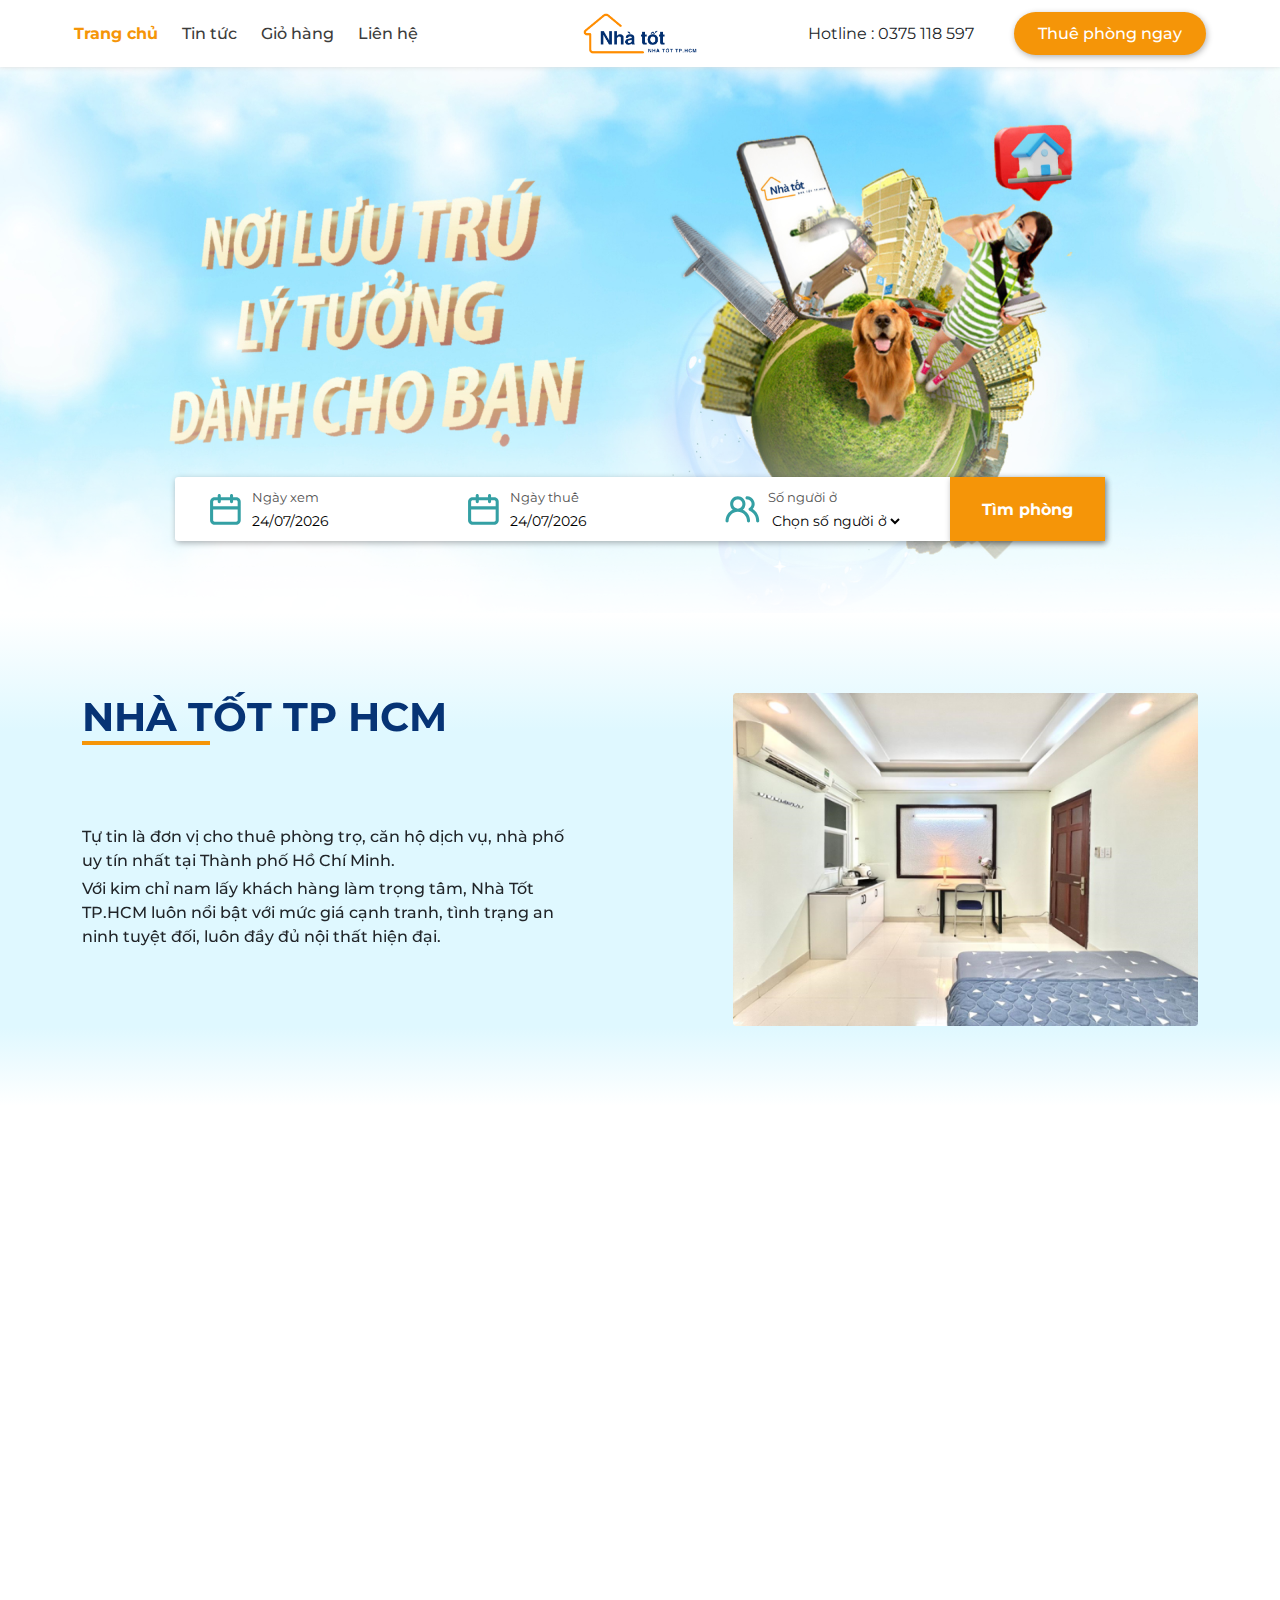
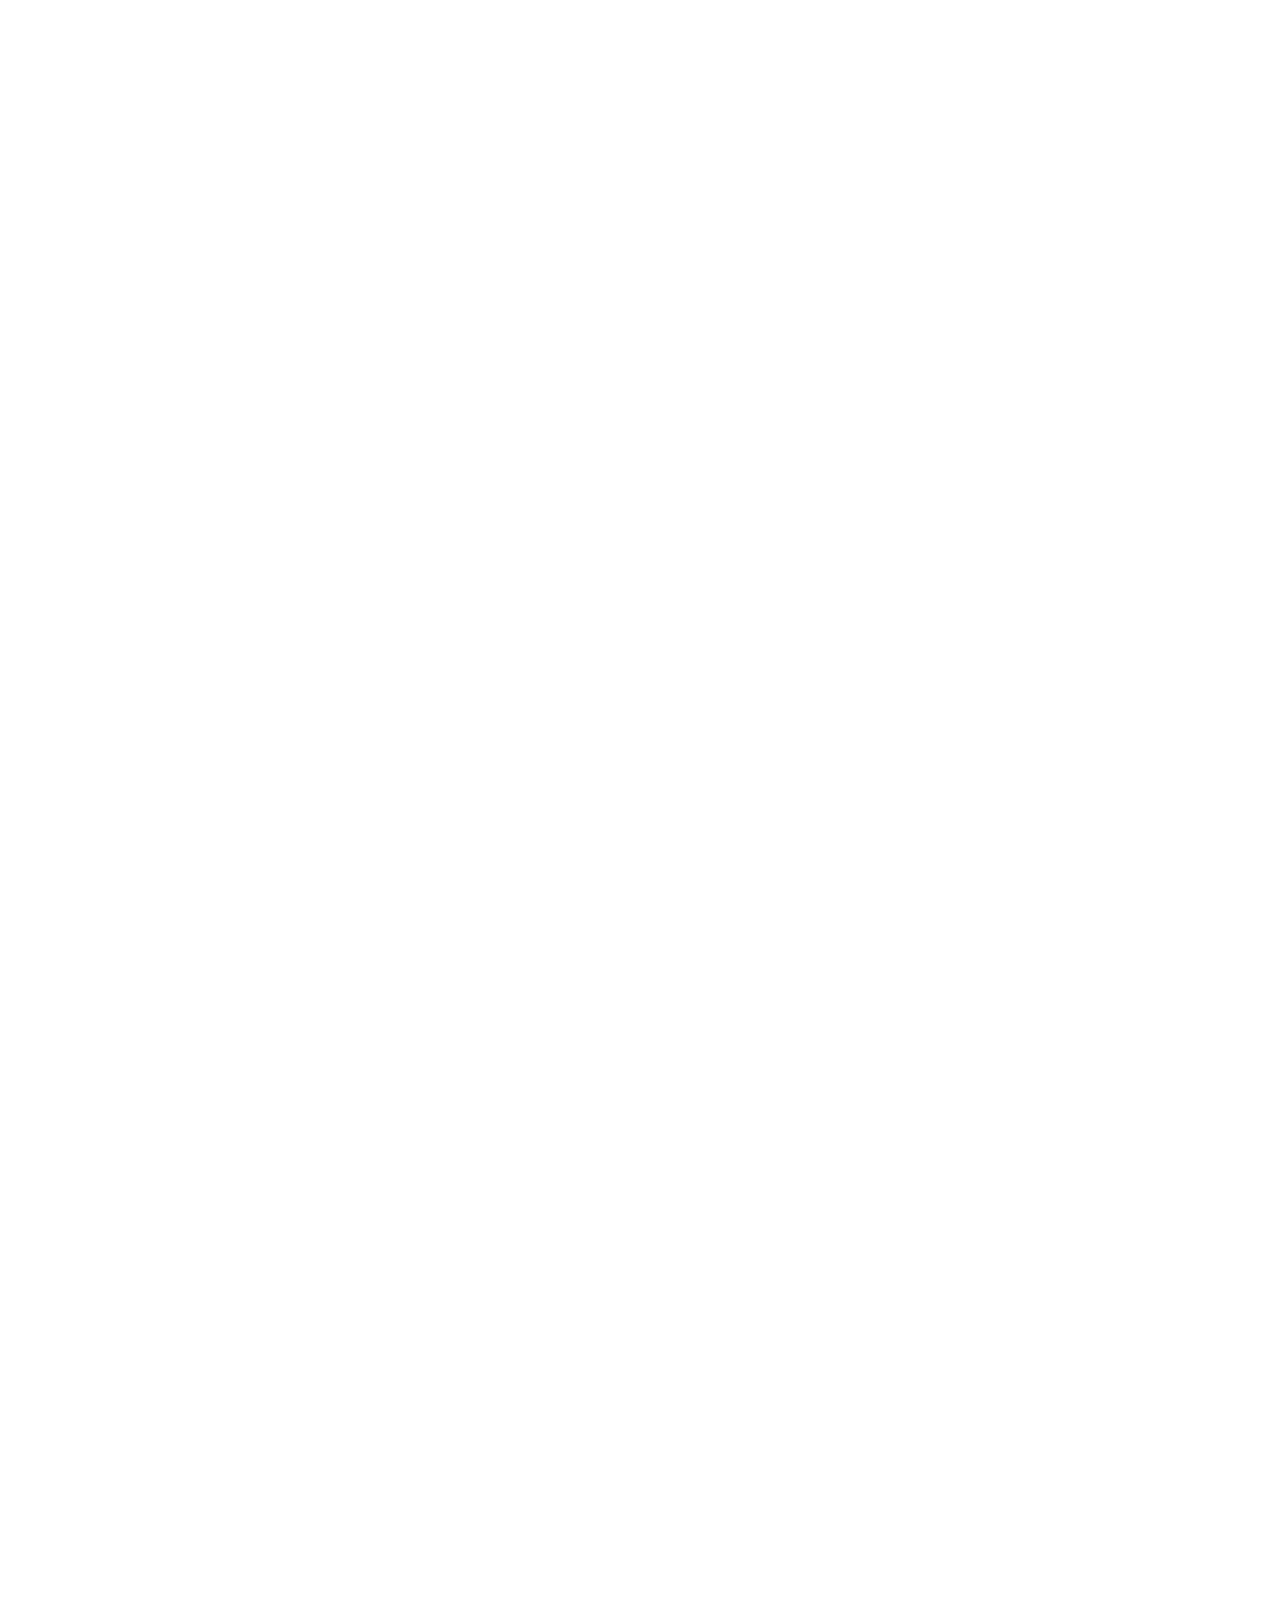
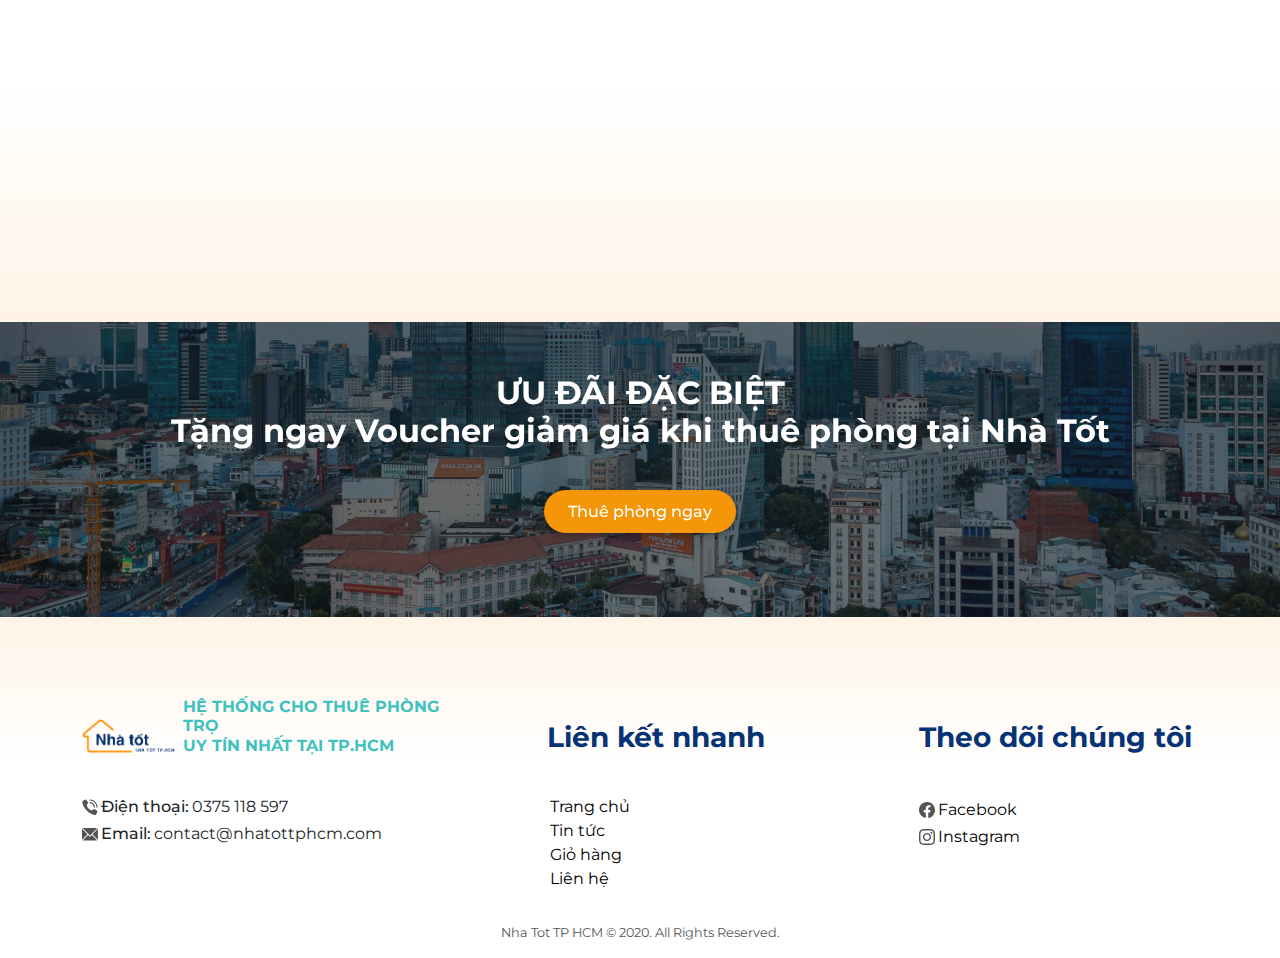
<file: index.html>
<!DOCTYPE html>
<html lang="en">

<head>
    <meta charset="UTF-8">
    <meta name="viewport" content="width=device-width, initial-scale=1.0">
    <link rel="shortcut icon" href="./publics/images/icon_logo.png" type="image/x-icon">
    <title>Nhà tốt - Nơi lưu trú lý tưởng dành cho bạn</title>

    <!-- BASE LINK -->
    <link rel="stylesheet" href="./publics/css/style.css">
    <link rel="stylesheet" href="./publics/css/bootstrap.min.css">
    <link rel="stylesheet" href="./publics/css/flatpickr.min.css">
    <link rel="stylesheet" href="./publics/css/aos.min.css">
    <link rel="stylesheet" href="./publics/css/swiper-bundle.min.css">
    <link rel="stylesheet" href="./publics/css/toastr.min.css">

    <!-- SCRIPT -->
    <script src="./publics/js/flatpickr.js"></script>
    <script src="./publics/js/aos.min.js"></script>
    <script src="./publics/js/swiper-bundle.min.js"></script>
    

</head>

<body>
    <div class="main">
        <!-- HEADDER START -->
        <header class="header">
            <div class="header-desk">
                <div class="container">
                    <div class="header-menu header-menu-left col-5">
                        <ul>
                            <li>
                                <a class="active" href="./index.html">Trang chủ</a>
                            </li>
                            <li>
                                <a href="./news.html">Tin tức</a>
                            </li>
                            <li>
                                <a href="./phong-tro.html">Giỏ hàng</a>
                            </li>
                            <li>
                                <a href="./contact.html">Liên hệ</a>
                            </li>
                        </ul>
                    </div>

                    <div class="header-menu header-menu-center logo col-2">
                        <img src="./publics/images/logo.png" width="60%" alt="">
                    </div>

                    <div class="header-menu header-menu-right col-5">
                        <p>Hotline : 0375 118 597</p>
                        <div class="booking-now">
                            <a href="./phong-tro.html">Thuê phòng ngay</a>
                        </div>
                    </div>
                </div>
            </div>
            <!-- HEADER MOBILE START -->
            <div class="header-mob">
                <div class="menu-set">
                    <div class="container">
                        <div class="btn-mobile">
                            <div class="item_menu top"></div>
                            <div class="item_menu center"></div>
                            <div class="item_menu bottom"></div>
                        </div>

                        <div class="booking-now">
                            <a href="./phong-tro.html">Thuê phòng ngay</a>
                        </div>
                    </div>
                </div>
                <div class="menu-move">
                    <ul>
                        <li>
                            <a class="active" href="./index.html">Trang chủ</a>
                        </li>
                        <li>
                            <a href="./news.html">Tin tức</a>
                        </li>
                        <li>
                            <a href="./phong-tro.html">Giỏ hàng</a>
                        </li>
                        <li>
                            <a href="./contact.html">Liên hệ</a>
                        </li>
                    </ul>
                </div>
            </div>
        </header>
        <!-- HEADDER END -->

        <!-- MAIN START -->
        <div class="main-page">
            <!-- BANNER START -->
            <div class="banner-main">
                <div class="background">
                    <img src="./publics/images/banner-main.png" class="img-desk" width="100%" alt="">
                    <img src="./publics/images/banner-mob.png" class="img-mob" width="100%" alt="">
                </div>
                <div class="content">
                    <div class="container">
                        <div class="content-top col-md-8 col-12">
                            <div class="title-banner col-md-8 col-10">
                                <!-- <h1>Nơi lưu chú lý tưởng dành cho bạn!</h1> -->
                            </div>
                        </div>

                        <div class="select-datetime col-md-10 col-12">
                            <div class="view item-select col-md-3 col-6">
                                <div class="left">
                                    <svg width="50" height="50" viewBox="0 0 50 50" fill="none"
                                        xmlns="http://www.w3.org/2000/svg">
                                        <path
                                            d="M39.5827 8.33366H35.416V6.25033C35.416 5.69779 35.1965 5.16789 34.8058 4.77719C34.4151 4.38649 33.8852 4.16699 33.3327 4.16699C32.7801 4.16699 32.2502 4.38649 31.8595 4.77719C31.4688 5.16789 31.2493 5.69779 31.2493 6.25033V8.33366H18.7493V6.25033C18.7493 5.69779 18.5299 5.16789 18.1392 4.77719C17.7485 4.38649 17.2185 4.16699 16.666 4.16699C16.1135 4.16699 15.5836 4.38649 15.1929 4.77719C14.8022 5.16789 14.5827 5.69779 14.5827 6.25033V8.33366H10.416C8.75841 8.33366 7.1687 8.99214 5.9966 10.1642C4.8245 11.3363 4.16602 12.9261 4.16602 14.5837V39.5837C4.16602 41.2413 4.8245 42.831 5.9966 44.0031C7.1687 45.1752 8.75841 45.8337 10.416 45.8337H39.5827C41.2403 45.8337 42.83 45.1752 44.0021 44.0031C45.1742 42.831 45.8327 41.2413 45.8327 39.5837V14.5837C45.8327 12.9261 45.1742 11.3363 44.0021 10.1642C42.83 8.99214 41.2403 8.33366 39.5827 8.33366ZM41.666 39.5837C41.666 40.1362 41.4465 40.6661 41.0558 41.0568C40.6651 41.4475 40.1352 41.667 39.5827 41.667H10.416C9.86348 41.667 9.33358 41.4475 8.94288 41.0568C8.55218 40.6661 8.33268 40.1362 8.33268 39.5837V25.0003H41.666V39.5837ZM41.666 20.8337H8.33268V14.5837C8.33268 14.0311 8.55218 13.5012 8.94288 13.1105C9.33358 12.7198 9.86348 12.5003 10.416 12.5003H14.5827V14.5837C14.5827 15.1362 14.8022 15.6661 15.1929 16.0568C15.5836 16.4475 16.1135 16.667 16.666 16.667C17.2185 16.667 17.7485 16.4475 18.1392 16.0568C18.5299 15.6661 18.7493 15.1362 18.7493 14.5837V12.5003H31.2493V14.5837C31.2493 15.1362 31.4688 15.6661 31.8595 16.0568C32.2502 16.4475 32.7801 16.667 33.3327 16.667C33.8852 16.667 34.4151 16.4475 34.8058 16.0568C35.1965 15.6661 35.416 15.1362 35.416 14.5837V12.5003H39.5827C40.1352 12.5003 40.6651 12.7198 41.0558 13.1105C41.4465 13.5012 41.666 14.0311 41.666 14.5837V20.8337Z"
                                            fill="#34A0A4" />
                                    </svg>
                                </div>
                                <div class="right">
                                    <p><label for="input-view-home">Ngày xem</label></p>
                                    <input type="text" id="input-view-home" placeholder="Chọn ngày tháng"></input>
                                </div>
                            </div>
                            <div class="buy item-select col-md-3 col-6">
                                <div class="left">
                                    <svg width="50" height="50" viewBox="0 0 50 50" fill="none"
                                        xmlns="http://www.w3.org/2000/svg">
                                        <path
                                            d="M39.5827 8.33366H35.416V6.25033C35.416 5.69779 35.1965 5.16789 34.8058 4.77719C34.4151 4.38649 33.8852 4.16699 33.3327 4.16699C32.7801 4.16699 32.2502 4.38649 31.8595 4.77719C31.4688 5.16789 31.2493 5.69779 31.2493 6.25033V8.33366H18.7493V6.25033C18.7493 5.69779 18.5299 5.16789 18.1392 4.77719C17.7485 4.38649 17.2185 4.16699 16.666 4.16699C16.1135 4.16699 15.5836 4.38649 15.1929 4.77719C14.8022 5.16789 14.5827 5.69779 14.5827 6.25033V8.33366H10.416C8.75841 8.33366 7.1687 8.99214 5.9966 10.1642C4.8245 11.3363 4.16602 12.9261 4.16602 14.5837V39.5837C4.16602 41.2413 4.8245 42.831 5.9966 44.0031C7.1687 45.1752 8.75841 45.8337 10.416 45.8337H39.5827C41.2403 45.8337 42.83 45.1752 44.0021 44.0031C45.1742 42.831 45.8327 41.2413 45.8327 39.5837V14.5837C45.8327 12.9261 45.1742 11.3363 44.0021 10.1642C42.83 8.99214 41.2403 8.33366 39.5827 8.33366ZM41.666 39.5837C41.666 40.1362 41.4465 40.6661 41.0558 41.0568C40.6651 41.4475 40.1352 41.667 39.5827 41.667H10.416C9.86348 41.667 9.33358 41.4475 8.94288 41.0568C8.55218 40.6661 8.33268 40.1362 8.33268 39.5837V25.0003H41.666V39.5837ZM41.666 20.8337H8.33268V14.5837C8.33268 14.0311 8.55218 13.5012 8.94288 13.1105C9.33358 12.7198 9.86348 12.5003 10.416 12.5003H14.5827V14.5837C14.5827 15.1362 14.8022 15.6661 15.1929 16.0568C15.5836 16.4475 16.1135 16.667 16.666 16.667C17.2185 16.667 17.7485 16.4475 18.1392 16.0568C18.5299 15.6661 18.7493 15.1362 18.7493 14.5837V12.5003H31.2493V14.5837C31.2493 15.1362 31.4688 15.6661 31.8595 16.0568C32.2502 16.4475 32.7801 16.667 33.3327 16.667C33.8852 16.667 34.4151 16.4475 34.8058 16.0568C35.1965 15.6661 35.416 15.1362 35.416 14.5837V12.5003H39.5827C40.1352 12.5003 40.6651 12.7198 41.0558 13.1105C41.4465 13.5012 41.666 14.0311 41.666 14.5837V20.8337Z"
                                            fill="#34A0A4" />
                                    </svg>
                                </div>
                                <div class="right">
                                    <p><label for="input-buy-home">Ngày thuê</label></p>
                                    <input type="text" id="input-buy-home" placeholder="Chọn ngày tháng"></input>
                                </div>
                            </div>
                            <div class="person item-select col-md-3 col-7">
                                <div class="left">
                                    <svg width="50" height="50" viewBox="0 0 50 50" fill="none"
                                        xmlns="http://www.w3.org/2000/svg">
                                        <path
                                            d="M25.6257 25.4587C26.7373 24.4964 27.6289 23.3063 28.24 21.9691C28.8511 20.6319 29.1673 19.1789 29.1673 17.7087C29.1673 14.946 28.0699 12.2965 26.1163 10.343C24.1628 8.38946 21.5133 7.29199 18.7507 7.29199C15.988 7.29199 13.3385 8.38946 11.385 10.343C9.43145 12.2965 8.33398 14.946 8.33398 17.7087C8.33397 19.1789 8.65024 20.6319 9.26133 21.9691C9.87242 23.3063 10.764 24.4964 11.8757 25.4587C8.95928 26.7793 6.48495 28.9118 4.74853 31.6015C3.0121 34.2911 2.08705 37.4239 2.08398 40.6253C2.08398 41.1779 2.30348 41.7078 2.69418 42.0985C3.08488 42.4892 3.61478 42.7087 4.16732 42.7087C4.71985 42.7087 5.24976 42.4892 5.64046 42.0985C6.03116 41.7078 6.25065 41.1779 6.25065 40.6253C6.25065 37.3101 7.56761 34.1307 9.91182 31.7865C12.256 29.4423 15.4354 28.1253 18.7507 28.1253C22.0659 28.1253 25.2453 29.4423 27.5895 31.7865C29.9337 34.1307 31.2507 37.3101 31.2507 40.6253C31.2507 41.1779 31.4701 41.7078 31.8608 42.0985C32.2515 42.4892 32.7815 42.7087 33.334 42.7087C33.8865 42.7087 34.4164 42.4892 34.8071 42.0985C35.1978 41.7078 35.4173 41.1779 35.4173 40.6253C35.4143 37.4239 34.4892 34.2911 32.7528 31.6015C31.0164 28.9118 28.542 26.7793 25.6257 25.4587V25.4587ZM18.7507 23.9587C17.5145 23.9587 16.3061 23.5921 15.2783 22.9053C14.2505 22.2186 13.4495 21.2425 12.9764 20.1004C12.5034 18.9584 12.3796 17.7017 12.6207 16.4893C12.8619 15.277 13.4572 14.1633 14.3312 13.2892C15.2053 12.4152 16.319 11.8199 17.5313 11.5788C18.7437 11.3376 20.0004 11.4614 21.1424 11.9344C22.2845 12.4075 23.2606 13.2085 23.9473 14.2363C24.6341 15.2642 25.0007 16.4725 25.0007 17.7087C25.0007 19.3663 24.3422 20.956 23.1701 22.1281C21.998 23.3002 20.4083 23.9587 18.7507 23.9587ZM39.0423 24.6253C40.3756 23.1239 41.2465 21.2692 41.5502 19.2844C41.854 17.2995 41.5776 15.2692 40.7543 13.4378C39.9311 11.6064 38.5961 10.052 36.91 8.96162C35.2239 7.87126 33.2586 7.29146 31.2507 7.29199C30.6981 7.29199 30.1682 7.51149 29.7775 7.90219C29.3868 8.29289 29.1673 8.82279 29.1673 9.37533C29.1673 9.92786 29.3868 10.4578 29.7775 10.8485C30.1682 11.2392 30.6981 11.4587 31.2507 11.4587C32.9083 11.4587 34.498 12.1171 35.6701 13.2892C36.8422 14.4613 37.5007 16.0511 37.5007 17.7087C37.4977 18.8029 37.2075 19.8772 36.6591 20.8241C36.1107 21.771 35.3233 22.5574 34.3757 23.1045C34.0668 23.2827 33.8088 23.5371 33.6264 23.8435C33.444 24.1499 33.3433 24.498 33.334 24.8545C33.3253 25.2082 33.4068 25.5582 33.5708 25.8717C33.7348 26.1852 33.976 26.4517 34.2715 26.6462L35.084 27.1878L35.3548 27.3337C37.8661 28.5247 39.9846 30.4086 41.461 32.7635C42.9374 35.1183 43.7101 37.846 43.6882 40.6253C43.6882 41.1779 43.9076 41.7078 44.2983 42.0985C44.6891 42.4892 45.219 42.7087 45.7715 42.7087C46.324 42.7087 46.8539 42.4892 47.2446 42.0985C47.6353 41.7078 47.8548 41.1779 47.8548 40.6253C47.8719 37.4283 47.0711 34.28 45.5287 31.4796C43.9863 28.6792 41.7535 26.3197 39.0423 24.6253V24.6253Z"
                                            fill="#34A0A4" />
                                    </svg>
                                </div>
                                <div class="right">
                                    <p><label for="person">Số người ở</label></p>
                                    <select name="person" id="person">
                                        <option disabled selected>Chọn số người ở</option>
                                        <option value="1">1 người</option>
                                        <option value="2">2 người</option>
                                        <option value="3">3 người</option>
                                        <option value="4">4 người</option>
                                        <option value="5">5 người</option>
                                    </select>
                                </div>
                            </div>
                            <div class="search col-md-2 col-5">
                                <a href="./phong-tro.html">Tìm phòng</a>
                            </div>
                        </div>
                    </div>
                </div>
            </div>
            <!-- BANNER END -->

            <!-- TAB ONE START -->
            <div class="tab-one">
                <div class="container">
                    <div class="content-left col-md-7 col-12" data-aos="fade-right">
                        <div class="title">
                            <h1>Nhà tốt TP HCM</h1>
                            <div class="line"></div>
                        </div>
                        <div class="desc col-md-9 col-12">
                            <p>
                                Tự tin là đơn vị cho thuê phòng trọ, căn hộ dịch vụ, nhà phố uy tín nhất tại Thành phố Hồ Chí Minh. 
                            </p>
                            <p>
                                Với kim chỉ nam lấy khách hàng làm trọng tâm, Nhà Tốt TP.HCM luôn nổi bật với mức giá cạnh tranh, tình trạng an ninh tuyệt đối, luôn đầy đủ nội thất hiện đại.
                            </p>
                        </div>
                    </div>
                    <div class="content-right col-md-5 col-12" data-aos="fade-left">
                        <img src="./publics/images/content-tab-one.png" width="100%" alt="">
                    </div>
                </div>
            </div>
            <!-- TAB ONE END -->

            <!-- TAB TWO START -->
            <div class="tab-two">
                <div class="container">
                    <div class="content-left col-md-6 col-12" data-aos="fade-down-right">
                        <div class="logo col-md-3 col-6">
                            <img src="./publics/images/logo.png" width="100%" alt="">
                        </div>
                        <div class="desc">
                            <div class="item-desc">
                                <b>400+</b>
                                <p>Phòng cho thuê</p>
                            </div>
                            <div class="item-desc">
                                <b>600+</b>
                                <p>Đánh giá tích cực</p>
                            </div>
                            <div class="item-desc">
                                <b>100+</b>
                                <p>Đối tác chính chủ</p>
                            </div>
                        </div>
                    </div>
                    <div class="content-right col-md-6 col-12" data-aos="fade-down-left">
                        <div class="box-background"></div>
                        <img src="publics/images/content-tab-two.png" width="100%" alt="">
                    </div>
                </div>
            </div>
            <!-- TAB TWO END -->

            <!-- TAB THREE START -->
            <div class="tab-three">
                <div class="container">
                    <div class="content-left col-md-4 col-12" data-aos="fade-right">
                        <div class="title">
                            <h1>Danh Sách Phòng</h1>
                            <div class="line"></div>
                        </div>
                        <div class="desc">
                            <p>
                                Nhà Tốt TP.HCM có đầy đủ các hạng phòng, trải dài khắp các quận trung tâm như: Quận 1,
                                Quận 3, Quận Tân Bình…
                            </p>
                            <div class="booking-now">
                                <a href="./phong-tro.html">Chọn phòng</a>
                            </div>
                        </div>
                    </div>
                    <!--  -->
                    <div class="content-right col-md-7 col-12" data-aos="fade-left">
                        <div class="swiper slider-home">
                            <div class="swiper-wrapper">
                                <!--  -->
                                <div class="swiper-slide item-slider-home">
                                    <div class="thumbnail">
                                        <img src="./publics/images/cmt8-thumbnail.png" width="100%" alt="">
                                    </div>
                                    <div class="desc">
                                        <b class="title">
                                            <a href="./can-ho-cach-mang-thang-8.html">Căn hộ đầy đủ nội thất</a>
                                        </b>
                                        <p class="address">177 Cách Mạng Tháng 8, P.55, Q.3, TP.HCM</p>
                                        <b class="price">5.000.000đ - 6.500.000đ</b>
                                        <div class="detail-room">
                                            <div class="item-detail">
                                                <svg width="24" height="24" viewBox="0 0 24 24" fill="none"
                                                    xmlns="http://www.w3.org/2000/svg">
                                                    <path
                                                        d="M17.5 21.0001H6.5C5.11929 21.0001 4 19.8808 4 18.5001C4 14.4194 10 14.5001 12 14.5001C14 14.5001 20 14.4194 20 18.5001C20 19.8808 18.8807 21.0001 17.5 21.0001Z"
                                                        stroke="#262729" stroke-width="1.5" stroke-linecap="round"
                                                        stroke-linejoin="round" />
                                                    <path
                                                        d="M12 11C14.2091 11 16 9.20914 16 7C16 4.79086 14.2091 3 12 3C9.79086 3 8 4.79086 8 7C8 9.20914 9.79086 11 12 11Z"
                                                        stroke="#262729" stroke-width="1.5" stroke-linecap="round"
                                                        stroke-linejoin="round" />
                                                </svg>
                                                2 - 4 người
                                            </div>
                                            <div class="item-detail">
                                                <svg width="16" height="16" viewBox="0 0 16 16" fill="none"
                                                    xmlns="http://www.w3.org/2000/svg">
                                                    <path
                                                        d="M8.70711 1.50005C8.31658 1.10952 7.68342 1.10952 7.29289 1.50005L0.646447 8.14649C0.451184 8.34176 0.451184 8.65834 0.646447 8.8536C0.841709 9.04886 1.15829 9.04886 1.35355 8.8536L2 8.20715V13.5C2 14.3285 2.67157 15 3.5 15H12.5C13.3284 15 14 14.3285 14 13.5V8.20715L14.6464 8.8536C14.8417 9.04886 15.1583 9.04886 15.3536 8.8536C15.5488 8.65834 15.5488 8.34176 15.3536 8.14649L13 5.79294V2.50005C13 2.2239 12.7761 2.00005 12.5 2.00005H11.5C11.2239 2.00005 11 2.2239 11 2.50005V3.79294L8.70711 1.50005ZM13 7.20715V13.5C13 13.7762 12.7761 14 12.5 14H3.5C3.22386 14 3 13.7762 3 13.5V7.20715L8 2.20715L13 7.20715Z"
                                                        fill="#262729" />
                                                </svg>
                                                30m² - 50m²
                                            </div>
                                        </div>
                                    </div>
                                </div>
                                <!--  -->
                                <div class="swiper-slide item-slider-home">
                                    <div class="thumbnail">
                                        <img src="./publics/images/k300-thumbnail.png" width="100%" alt="">
                                    </div>
                                    <div class="desc">
                                        <b class="title">
                                            <a href="./can-ho-duong-k300.html">Căn hộ đầy đủ nội thất</a>
                                        </b>
                                        <p class="address">42-44 Đường A4, P.12, Q.Tân Bình, TP.HCM</p>
                                        <b class="price">4.000.000đ - 5.000.000đ</b>
                                        <div class="detail-room">
                                            <div class="item-detail">
                                                <svg width="24" height="24" viewBox="0 0 24 24" fill="none"
                                                    xmlns="http://www.w3.org/2000/svg">
                                                    <path
                                                        d="M17.5 21.0001H6.5C5.11929 21.0001 4 19.8808 4 18.5001C4 14.4194 10 14.5001 12 14.5001C14 14.5001 20 14.4194 20 18.5001C20 19.8808 18.8807 21.0001 17.5 21.0001Z"
                                                        stroke="#262729" stroke-width="1.5" stroke-linecap="round"
                                                        stroke-linejoin="round" />
                                                    <path
                                                        d="M12 11C14.2091 11 16 9.20914 16 7C16 4.79086 14.2091 3 12 3C9.79086 3 8 4.79086 8 7C8 9.20914 9.79086 11 12 11Z"
                                                        stroke="#262729" stroke-width="1.5" stroke-linecap="round"
                                                        stroke-linejoin="round" />
                                                </svg>
                                                2 - 3 người
                                            </div>
                                            <div class="item-detail">
                                                <svg width="16" height="16" viewBox="0 0 16 16" fill="none"
                                                    xmlns="http://www.w3.org/2000/svg">
                                                    <path
                                                        d="M8.70711 1.50005C8.31658 1.10952 7.68342 1.10952 7.29289 1.50005L0.646447 8.14649C0.451184 8.34176 0.451184 8.65834 0.646447 8.8536C0.841709 9.04886 1.15829 9.04886 1.35355 8.8536L2 8.20715V13.5C2 14.3285 2.67157 15 3.5 15H12.5C13.3284 15 14 14.3285 14 13.5V8.20715L14.6464 8.8536C14.8417 9.04886 15.1583 9.04886 15.3536 8.8536C15.5488 8.65834 15.5488 8.34176 15.3536 8.14649L13 5.79294V2.50005C13 2.2239 12.7761 2.00005 12.5 2.00005H11.5C11.2239 2.00005 11 2.2239 11 2.50005V3.79294L8.70711 1.50005ZM13 7.20715V13.5C13 13.7762 12.7761 14 12.5 14H3.5C3.22386 14 3 13.7762 3 13.5V7.20715L8 2.20715L13 7.20715Z"
                                                        fill="#262729" />
                                                </svg>
                                                25m² - 35m²
                                            </div>
                                        </div>
                                    </div>
                                </div>
                                <!--  -->
                                <div class="swiper-slide item-slider-home">
                                    <div class="thumbnail">
                                        <img src="./publics/images/au-co-thumbnail.png" width="100%" alt="">
                                    </div>
                                    <div class="desc">
                                        <b class="title">
                                            <a href="./can-ho-au-co.html">Căn hộ đầy đủ nội thất</a>
                                        </b>
                                        <p class="address">563 Âu Cơ, P.10, Q.Tân Bình, TP.HCM</p>
                                        <b class="price">3.900.000đ - 4.900.000đ</b>
                                        <div class="detail-room">
                                            <div class="item-detail">
                                                <svg width="24" height="24" viewBox="0 0 24 24" fill="none"
                                                    xmlns="http://www.w3.org/2000/svg">
                                                    <path
                                                        d="M17.5 21.0001H6.5C5.11929 21.0001 4 19.8808 4 18.5001C4 14.4194 10 14.5001 12 14.5001C14 14.5001 20 14.4194 20 18.5001C20 19.8808 18.8807 21.0001 17.5 21.0001Z"
                                                        stroke="#262729" stroke-width="1.5" stroke-linecap="round"
                                                        stroke-linejoin="round" />
                                                    <path
                                                        d="M12 11C14.2091 11 16 9.20914 16 7C16 4.79086 14.2091 3 12 3C9.79086 3 8 4.79086 8 7C8 9.20914 9.79086 11 12 11Z"
                                                        stroke="#262729" stroke-width="1.5" stroke-linecap="round"
                                                        stroke-linejoin="round" />
                                                </svg>
                                                2 - 4 người
                                            </div>
                                            <div class="item-detail">
                                                <svg width="16" height="16" viewBox="0 0 16 16" fill="none"
                                                    xmlns="http://www.w3.org/2000/svg">
                                                    <path
                                                        d="M8.70711 1.50005C8.31658 1.10952 7.68342 1.10952 7.29289 1.50005L0.646447 8.14649C0.451184 8.34176 0.451184 8.65834 0.646447 8.8536C0.841709 9.04886 1.15829 9.04886 1.35355 8.8536L2 8.20715V13.5C2 14.3285 2.67157 15 3.5 15H12.5C13.3284 15 14 14.3285 14 13.5V8.20715L14.6464 8.8536C14.8417 9.04886 15.1583 9.04886 15.3536 8.8536C15.5488 8.65834 15.5488 8.34176 15.3536 8.14649L13 5.79294V2.50005C13 2.2239 12.7761 2.00005 12.5 2.00005H11.5C11.2239 2.00005 11 2.2239 11 2.50005V3.79294L8.70711 1.50005ZM13 7.20715V13.5C13 13.7762 12.7761 14 12.5 14H3.5C3.22386 14 3 13.7762 3 13.5V7.20715L8 2.20715L13 7.20715Z"
                                                        fill="#262729" />
                                                </svg>
                                                30m² - 40m²
                                            </div>
                                        </div>
                                    </div>
                                </div>
                                <!--  -->
                                <div class="swiper-slide item-slider-home">
                                    <div class="thumbnail">
                                        <img src="./publics/images/nguyen-trai-thumbnail.png" width="100%" alt="">
                                    </div>
                                    <div class="desc">
                                        <b class="title">
                                            <a href="./can-ho-nguyen-trai.html">Căn hộ đầy đủ nội thất</a>
                                        </b>
                                        <p class="address">214/33A Nguyễn Trãi, Nguyễn Cư Trinh, Q.1, TP.HCM</p>
                                        <b class="price">4.000.000đ</b>
                                        <div class="detail-room">
                                            <div class="item-detail">
                                                <svg width="24" height="24" viewBox="0 0 24 24" fill="none"
                                                    xmlns="http://www.w3.org/2000/svg">
                                                    <path
                                                        d="M17.5 21.0001H6.5C5.11929 21.0001 4 19.8808 4 18.5001C4 14.4194 10 14.5001 12 14.5001C14 14.5001 20 14.4194 20 18.5001C20 19.8808 18.8807 21.0001 17.5 21.0001Z"
                                                        stroke="#262729" stroke-width="1.5" stroke-linecap="round"
                                                        stroke-linejoin="round" />
                                                    <path
                                                        d="M12 11C14.2091 11 16 9.20914 16 7C16 4.79086 14.2091 3 12 3C9.79086 3 8 4.79086 8 7C8 9.20914 9.79086 11 12 11Z"
                                                        stroke="#262729" stroke-width="1.5" stroke-linecap="round"
                                                        stroke-linejoin="round" />
                                                </svg>
                                                2 - 4 người
                                            </div>
                                            <div class="item-detail">
                                                <svg width="16" height="16" viewBox="0 0 16 16" fill="none"
                                                    xmlns="http://www.w3.org/2000/svg">
                                                    <path
                                                        d="M8.70711 1.50005C8.31658 1.10952 7.68342 1.10952 7.29289 1.50005L0.646447 8.14649C0.451184 8.34176 0.451184 8.65834 0.646447 8.8536C0.841709 9.04886 1.15829 9.04886 1.35355 8.8536L2 8.20715V13.5C2 14.3285 2.67157 15 3.5 15H12.5C13.3284 15 14 14.3285 14 13.5V8.20715L14.6464 8.8536C14.8417 9.04886 15.1583 9.04886 15.3536 8.8536C15.5488 8.65834 15.5488 8.34176 15.3536 8.14649L13 5.79294V2.50005C13 2.2239 12.7761 2.00005 12.5 2.00005H11.5C11.2239 2.00005 11 2.2239 11 2.50005V3.79294L8.70711 1.50005ZM13 7.20715V13.5C13 13.7762 12.7761 14 12.5 14H3.5C3.22386 14 3 13.7762 3 13.5V7.20715L8 2.20715L13 7.20715Z"
                                                        fill="#262729" />
                                                </svg>
                                                25m²
                                            </div>
                                        </div>
                                    </div>
                                </div>
                                <!--  -->
                                <div class="swiper-slide item-slider-home">
                                    <div class="thumbnail">
                                        <img src="./publics/images/le-van-sy-thumbnail.png" width="100%" alt="">
                                    </div>
                                    <div class="desc">
                                        <b class="title">
                                            <a href="./can-ho-le-van-sy.html">Căn hộ đầy đủ nội thất</a>
                                        </b>
                                        <p class="address">569 Lê Văn Sỹ, Phường 12, Quận 3, TP.HCM</p>
                                        <b class="price">4.500.000đ - 5.500.000đ</b>
                                        <div class="detail-room">
                                            <div class="item-detail">
                                                <svg width="24" height="24" viewBox="0 0 24 24" fill="none"
                                                    xmlns="http://www.w3.org/2000/svg">
                                                    <path
                                                        d="M17.5 21.0001H6.5C5.11929 21.0001 4 19.8808 4 18.5001C4 14.4194 10 14.5001 12 14.5001C14 14.5001 20 14.4194 20 18.5001C20 19.8808 18.8807 21.0001 17.5 21.0001Z"
                                                        stroke="#262729" stroke-width="1.5" stroke-linecap="round"
                                                        stroke-linejoin="round" />
                                                    <path
                                                        d="M12 11C14.2091 11 16 9.20914 16 7C16 4.79086 14.2091 3 12 3C9.79086 3 8 4.79086 8 7C8 9.20914 9.79086 11 12 11Z"
                                                        stroke="#262729" stroke-width="1.5" stroke-linecap="round"
                                                        stroke-linejoin="round" />
                                                </svg>
                                                2 - 4 người
                                            </div>
                                            <div class="item-detail">
                                                <svg width="16" height="16" viewBox="0 0 16 16" fill="none"
                                                    xmlns="http://www.w3.org/2000/svg">
                                                    <path
                                                        d="M8.70711 1.50005C8.31658 1.10952 7.68342 1.10952 7.29289 1.50005L0.646447 8.14649C0.451184 8.34176 0.451184 8.65834 0.646447 8.8536C0.841709 9.04886 1.15829 9.04886 1.35355 8.8536L2 8.20715V13.5C2 14.3285 2.67157 15 3.5 15H12.5C13.3284 15 14 14.3285 14 13.5V8.20715L14.6464 8.8536C14.8417 9.04886 15.1583 9.04886 15.3536 8.8536C15.5488 8.65834 15.5488 8.34176 15.3536 8.14649L13 5.79294V2.50005C13 2.2239 12.7761 2.00005 12.5 2.00005H11.5C11.2239 2.00005 11 2.2239 11 2.50005V3.79294L8.70711 1.50005ZM13 7.20715V13.5C13 13.7762 12.7761 14 12.5 14H3.5C3.22386 14 3 13.7762 3 13.5V7.20715L8 2.20715L13 7.20715Z"
                                                        fill="#262729" />
                                                </svg>
                                                30m² - 40m²
                                            </div>
                                        </div>
                                    </div>
                                </div>
                                <!--  -->
                                <div class="swiper-slide item-slider-home">
                                    <div class="thumbnail">
                                        <img src="./publics/images/cong-quynh-thumbnail.png" width="100%" alt="">
                                    </div>
                                    <div class="desc">
                                        <b class="title">
                                            <a href="./can-ho-cong-quynh.html">Căn hộ đầy đủ nội thất</a>
                                        </b>
                                        <p class="address">191 Cống Quỳnh, P.Nguyễn Cư Trinh, Q.1, TP.HCM</p>
                                        <b class="price">4.300.000đ - 6.000.000đ</b>
                                        <div class="detail-room">
                                            <div class="item-detail">
                                                <svg width="24" height="24" viewBox="0 0 24 24" fill="none"
                                                    xmlns="http://www.w3.org/2000/svg">
                                                    <path
                                                        d="M17.5 21.0001H6.5C5.11929 21.0001 4 19.8808 4 18.5001C4 14.4194 10 14.5001 12 14.5001C14 14.5001 20 14.4194 20 18.5001C20 19.8808 18.8807 21.0001 17.5 21.0001Z"
                                                        stroke="#262729" stroke-width="1.5" stroke-linecap="round"
                                                        stroke-linejoin="round" />
                                                    <path
                                                        d="M12 11C14.2091 11 16 9.20914 16 7C16 4.79086 14.2091 3 12 3C9.79086 3 8 4.79086 8 7C8 9.20914 9.79086 11 12 11Z"
                                                        stroke="#262729" stroke-width="1.5" stroke-linecap="round"
                                                        stroke-linejoin="round" />
                                                </svg>
                                                2 - 4 người
                                            </div>
                                            <div class="item-detail">
                                                <svg width="16" height="16" viewBox="0 0 16 16" fill="none"
                                                    xmlns="http://www.w3.org/2000/svg">
                                                    <path
                                                        d="M8.70711 1.50005C8.31658 1.10952 7.68342 1.10952 7.29289 1.50005L0.646447 8.14649C0.451184 8.34176 0.451184 8.65834 0.646447 8.8536C0.841709 9.04886 1.15829 9.04886 1.35355 8.8536L2 8.20715V13.5C2 14.3285 2.67157 15 3.5 15H12.5C13.3284 15 14 14.3285 14 13.5V8.20715L14.6464 8.8536C14.8417 9.04886 15.1583 9.04886 15.3536 8.8536C15.5488 8.65834 15.5488 8.34176 15.3536 8.14649L13 5.79294V2.50005C13 2.2239 12.7761 2.00005 12.5 2.00005H11.5C11.2239 2.00005 11 2.2239 11 2.50005V3.79294L8.70711 1.50005ZM13 7.20715V13.5C13 13.7762 12.7761 14 12.5 14H3.5C3.22386 14 3 13.7762 3 13.5V7.20715L8 2.20715L13 7.20715Z"
                                                        fill="#262729" />
                                                </svg>
                                                25m² - 35m²
                                            </div>
                                        </div>
                                    </div>
                                </div>
                            </div>
                            <div class="swiper-pagination"></div>
                        </div>
                    </div>
                </div>
            </div>
            <!-- TAB THREE END -->

            <!-- TAB FOUR START -->
            <div class="tab-four">
                <div class="container">
                    <div class="title" data-aos="zoom-out-up">
                        <h1>Nội thất hiện đại - Đầy đủ tiện nghi</h1>
                        <p>Tất cả đều có tại</p>
                        <div class="logo col-md-2 col-6">
                            <img src="./publics/images/logo.png" width="100%" alt="">
                        </div>
                    </div>
                    <div class="content">
                        <div class="content-left col-md-4 col-12" data-aos="zoom-in-right">
                            <h2>Đáp ứng mọi phong cách sống hiện đại</h2>
                            <p>...</p>
                            <div class="booking-now">
                                <a href="./phong-tro.html">Thuê phòng ngay</a>
                            </div>
                        </div>
                        <div class="content-right col-md-8 col-12">
                            <div class="item-content" data-aos="zoom-in-up">
                                <svg width="50" height="51" viewBox="0 0 50 51" fill="none"
                                    xmlns="http://www.w3.org/2000/svg">
                                    <rect x="33.334" y="14.6602" width="8.33334" height="2.08333" rx="0.1"
                                        fill="#F59508" />
                                    <rect x="4.16602" y="25.0762" width="41.6667" height="2.08333" rx="0.1"
                                        fill="#F59508" />
                                    <rect x="10.416" y="35.4922" width="6.25" height="2.08333" rx="0.1"
                                        transform="rotate(90 10.416 35.4922)" fill="#F59508" />
                                    <rect x="16.666" y="35.4922" width="8.33333" height="2.08333" rx="0.1"
                                        transform="rotate(90 16.666 35.4922)" fill="#F59508" />
                                    <rect x="22.916" y="35.4922" width="8.33333" height="2.08333" rx="0.1"
                                        transform="rotate(90 22.916 35.4922)" fill="#F59508" />
                                    <rect x="29.166" y="35.4922" width="8.33333" height="2.08333" rx="0.1"
                                        transform="rotate(90 29.166 35.4922)" fill="#F59508" />
                                    <rect x="35.416" y="35.4922" width="8.33333" height="2.08334" rx="0.1"
                                        transform="rotate(90 35.416 35.4922)" fill="#F59508" />
                                    <rect x="41.666" y="35.4922" width="6.25" height="2.08334" rx="0.1"
                                        transform="rotate(90 41.666 35.4922)" fill="#F59508" />
                                    <path
                                        d="M4.16602 31.2255V10.5922C4.16602 10.537 4.21079 10.4922 4.26601 10.4922H45.7327C45.7879 10.4922 45.8327 10.537 45.8327 10.5922V31.2255C45.8327 31.2807 45.7879 31.3255 45.7327 31.3255H4.26602C4.21079 31.3255 4.16602 31.2807 4.16602 31.2255Z"
                                        stroke="#F59508" stroke-width="2" />
                                </svg>
                                <p>Máy lạnh</p>
                            </div>
                            <!--  -->
                            <div class="item-content" data-aos="zoom-in-up">
                                <svg width="50" height="51" viewBox="0 0 50 51" fill="none"
                                    xmlns="http://www.w3.org/2000/svg">
                                    <g clip-path="url(#clip0_128_68)">
                                        <path
                                            d="M26.41 9.66602H20.6016C19.7805 9.66602 19.1367 10.3377 19.1367 11.1309V31.9912C19.1367 32.8002 19.7926 33.4561 20.6016 33.4561C21.4105 33.4561 22.0664 32.8002 22.0664 31.9912V24.387C23.4258 24.3794 25.4151 24.3693 26.4101 24.3693C28.3734 24.3693 30.2352 23.6095 31.6521 22.2298C33.0868 20.8329 33.877 18.9818 33.877 17.0177C33.877 15.0535 33.0868 13.2024 31.6521 11.8055C30.2351 10.4259 28.3734 9.66602 26.41 9.66602V9.66602ZM26.41 21.4396C25.4209 21.4396 23.4598 21.4495 22.0984 21.4571C22.0736 16.8948 22.0879 18.429 22.0708 12.5957H26.41C28.8694 12.5957 30.9472 14.6207 30.9472 17.0177C30.9472 19.4146 28.8694 21.4396 26.41 21.4396Z"
                                            fill="#F59508" />
                                        <path
                                            d="M40.1917 6.36875C36.134 2.31094 30.7387 0.0761719 24.9999 0.0761719C19.2611 0.0761719 13.8659 2.31094 9.8081 6.36875C-1.98828 18.1651 3.61455 38.4999 19.9218 42.44V47.6348C19.9218 48.981 21.017 50.0762 22.3632 50.0762H27.6366C28.9828 50.0762 30.078 48.981 30.078 47.6348V42.44C46.401 38.4961 51.9799 18.1568 40.1917 6.36875V6.36875ZM27.1483 47.1465H22.8515V42.9386C24.2763 43.08 25.7235 43.08 27.1483 42.9386V47.1465ZM28.3502 39.8139C17.0561 41.8748 6.44521 33.2616 6.44521 21.5605C6.44521 11.3295 14.7687 3.00586 24.9999 3.00586C35.231 3.00586 43.5546 11.3295 43.5546 21.5605C43.5546 30.5173 37.176 38.2033 28.3502 39.8139Z"
                                            fill="#F59508" />
                                    </g>
                                    <defs>
                                        <clipPath id="clip0_128_68">
                                            <rect width="50" height="50" fill="white"
                                                transform="translate(0 0.0761719)" />
                                        </clipPath>
                                    </defs>
                                </svg>
                                <p>Chỗ để xe</p>
                            </div>
                            <!--  -->
                            <div class="item-content" data-aos="zoom-in-up">
                                <svg width="50" height="50" viewBox="0 0 50 50" fill="none"
                                    xmlns="http://www.w3.org/2000/svg">
                                    <path
                                        d="M10 46.5818V3.1C10 3.04477 10.0448 3 10.1 3H40.9C40.9552 3 41 3.04477 41 3.1V46.5818C41 46.6371 40.9552 46.6818 40.9 46.6818H10.1C10.0448 46.6818 10 46.6371 10 46.5818Z"
                                        stroke="#F59508" stroke-width="2" />
                                    <rect x="14.2266" y="7.22656" width="8.45455" height="2.81818" rx="0.1"
                                        fill="#F59508" />
                                    <path d="M10 25.5449H41" stroke="#F59508" stroke-width="2" />
                                    <rect x="33.9551" y="21.3184" width="5.63636" height="2.81818" rx="0.1"
                                        transform="rotate(-90 33.9551 21.3184)" fill="#F59508" />
                                </svg>
                                <p>Tủ lạnh</p>
                            </div>
                            <!--  -->
                            <div class="item-content" data-aos="zoom-in-up">
                                <svg width="50" height="51" viewBox="0 0 50 51" fill="none"
                                    xmlns="http://www.w3.org/2000/svg">
                                    <g clip-path="url(#clip0_128_76)">
                                        <path
                                            d="M24.9023 45.6328C26.6822 45.6328 28.125 44.19 28.125 42.4102C28.125 40.6303 26.6822 39.1875 24.9023 39.1875C23.1225 39.1875 21.6797 40.6303 21.6797 42.4102C21.6797 44.19 23.1225 45.6328 24.9023 45.6328Z"
                                            fill="#F59508" />
                                        <path
                                            d="M49.4757 15.1996C43.0567 8.31259 34.3647 4.51963 24.9996 4.51953C15.6354 4.51963 6.94332 8.31259 0.524286 15.1996C-0.211064 15.9886 -0.167607 17.2246 0.621454 17.96C1.41061 18.6954 2.64645 18.652 3.3819 17.8629C9.05376 11.7773 16.7311 8.42587 25.0003 8.42577C33.2689 8.42587 40.9462 11.7773 46.618 17.8629C47.0027 18.2756 47.5243 18.4843 48.0472 18.4843C48.5241 18.4843 49.0021 18.3107 49.3785 17.96C50.1676 17.2245 50.2111 15.9886 49.4757 15.1996Z"
                                            fill="#F59508" />
                                        <path
                                            d="M42.3042 23.2647C37.5594 18.4841 31.414 15.8514 25 15.8516C18.5845 15.8517 12.439 18.4845 7.69561 23.2649C6.93584 24.0306 6.94063 25.2673 7.70635 26.027C8.47207 26.7868 9.70869 26.782 10.4685 26.0163C14.4728 21.9805 19.6336 19.7579 25 19.7578C30.365 19.7576 35.5257 21.9804 39.5316 26.0165C39.9134 26.4011 40.4156 26.5937 40.9179 26.5937C41.4152 26.5937 41.9128 26.4049 42.2939 26.0268C43.0594 25.267 43.0641 24.0303 42.3042 23.2647Z"
                                            fill="#F59508" />
                                        <path
                                            d="M34.4878 31.3547C31.9468 28.8372 28.3045 27.2734 24.982 27.2734C24.9817 27.2734 24.981 27.2734 24.9806 27.2734H24.8399C24.8393 27.2734 24.839 27.2734 24.8384 27.2734C21.5158 27.2734 17.8733 28.8373 15.3323 31.3547C14.5661 32.1139 14.5604 33.3505 15.3196 34.1168C15.7015 34.5022 16.2042 34.6953 16.7071 34.6953C17.2038 34.6953 17.7008 34.5069 18.0816 34.1297C19.8904 32.3375 22.5425 31.1797 24.8386 31.1797C24.8389 31.1797 24.8393 31.1797 24.8396 31.1797H24.9809C24.9813 31.1797 24.9814 31.1797 24.9818 31.1797C27.2776 31.1797 29.9298 32.3376 31.7385 34.1297C32.5047 34.8888 33.7415 34.8833 34.5006 34.1168C35.2599 33.3506 35.2541 32.1139 34.4878 31.3547Z"
                                            fill="#F59508" />
                                    </g>
                                    <defs>
                                        <clipPath id="clip0_128_76">
                                            <rect width="50" height="50" fill="white"
                                                transform="translate(0 0.0761719)" />
                                        </clipPath>
                                    </defs>
                                </svg>
                                <p>Free Wifi</p>
                            </div>
                            <!--  -->
                            <div class="item-content" data-aos="zoom-in-up">
                                <svg width="45" height="35" viewBox="0 0 45 35" fill="none"
                                    xmlns="http://www.w3.org/2000/svg">
                                    <mask id="path-1-inside-1_128_91" fill="white">
                                        <path
                                            d="M41.25 9.07617H40.5V3.82617C40.4976 1.75617 38.82 0.0786094 36.75 0.0761719H8.25C6.18 0.0786094 4.50244 1.75617 4.5 3.82617V9.07617H3.75C1.68 9.07861 0.0024375 10.7562 0 12.8262V24.8262C0.0024375 26.8962 1.68 28.5737 3.75 28.5762H4.5V33.8262C4.5 34.2404 4.83581 34.5762 5.25 34.5762H6.75C7.06284 34.5764 7.34297 34.3824 7.45275 34.0894L9.51975 28.5762H35.4802L37.5472 34.0894C37.657 34.3824 37.9372 34.5764 38.25 34.5762H39.75C40.1642 34.5762 40.5 34.2404 40.5 33.8262V28.5762H41.25C43.32 28.5737 44.9976 26.8962 45 24.8262V12.8262C44.9976 10.7562 43.32 9.07861 41.25 9.07617ZM6 3.82617C6 2.58352 7.00734 1.57617 8.25 1.57617H36.75C37.9927 1.57617 39 2.58352 39 3.82617V9.07617H36.75C36.3358 9.07617 36 9.41198 36 9.82617V18.0762H9V9.82617C9 9.41198 8.66419 9.07617 8.25 9.07617H6V3.82617ZM1.5 12.8262C1.5 11.5835 2.50734 10.5762 3.75 10.5762H7.5V18.0762H1.5V12.8262ZM6.23025 33.0762H6V28.5762H7.91775L6.23025 33.0762ZM39 33.0762H38.7698L37.0823 28.5762H39V33.0762ZM43.5 24.8262C43.5 26.0688 42.4927 27.0762 41.25 27.0762H3.75C2.50734 27.0762 1.5 26.0688 1.5 24.8262V19.5762H43.5V24.8262ZM43.5 18.0762H37.5V10.5762H41.25C42.4927 10.5762 43.5 11.5835 43.5 12.8262V18.0762Z" />
                                    </mask>
                                    <path
                                        d="M41.25 9.07617H40.5V3.82617C40.4976 1.75617 38.82 0.0786094 36.75 0.0761719H8.25C6.18 0.0786094 4.50244 1.75617 4.5 3.82617V9.07617H3.75C1.68 9.07861 0.0024375 10.7562 0 12.8262V24.8262C0.0024375 26.8962 1.68 28.5737 3.75 28.5762H4.5V33.8262C4.5 34.2404 4.83581 34.5762 5.25 34.5762H6.75C7.06284 34.5764 7.34297 34.3824 7.45275 34.0894L9.51975 28.5762H35.4802L37.5472 34.0894C37.657 34.3824 37.9372 34.5764 38.25 34.5762H39.75C40.1642 34.5762 40.5 34.2404 40.5 33.8262V28.5762H41.25C43.32 28.5737 44.9976 26.8962 45 24.8262V12.8262C44.9976 10.7562 43.32 9.07861 41.25 9.07617ZM6 3.82617C6 2.58352 7.00734 1.57617 8.25 1.57617H36.75C37.9927 1.57617 39 2.58352 39 3.82617V9.07617H36.75C36.3358 9.07617 36 9.41198 36 9.82617V18.0762H9V9.82617C9 9.41198 8.66419 9.07617 8.25 9.07617H6V3.82617ZM1.5 12.8262C1.5 11.5835 2.50734 10.5762 3.75 10.5762H7.5V18.0762H1.5V12.8262ZM6.23025 33.0762H6V28.5762H7.91775L6.23025 33.0762ZM39 33.0762H38.7698L37.0823 28.5762H39V33.0762ZM43.5 24.8262C43.5 26.0688 42.4927 27.0762 41.25 27.0762H3.75C2.50734 27.0762 1.5 26.0688 1.5 24.8262V19.5762H43.5V24.8262ZM43.5 18.0762H37.5V10.5762H41.25C42.4927 10.5762 43.5 11.5835 43.5 12.8262V18.0762Z"
                                        fill="#F59508" />
                                    <path
                                        d="M41.25 9.07617L41.2571 3.07617H41.25V9.07617ZM40.5 9.07617H34.5V15.0762H40.5V9.07617ZM40.5 3.82617L46.5 3.82617L46.5 3.81911L40.5 3.82617ZM36.75 0.0761719L36.7571 -5.92383H36.75V0.0761719ZM8.25 0.0761719L8.25 -5.92383L8.24293 -5.92382L8.25 0.0761719ZM4.5 3.82617L-1.5 3.81911V3.82617H4.5ZM4.5 9.07617V15.0762H10.5V9.07617H4.5ZM3.75 9.07617L3.75 3.07617L3.74293 3.07618L3.75 9.07617ZM0 12.8262L-6 12.8191V12.8262H0ZM0 24.8262L-6 24.8262L-6 24.8332L0 24.8262ZM3.75 28.5762L3.74293 34.5762H3.75V28.5762ZM4.5 28.5762H10.5V22.5762H4.5V28.5762ZM6.75 34.5762L6.7536 28.5762H6.75V34.5762ZM7.45275 34.0894L1.83462 31.9831L1.83426 31.9841L7.45275 34.0894ZM9.51975 28.5762V22.5762H5.36141L3.90162 26.4699L9.51975 28.5762ZM35.4802 28.5762L41.0984 26.4698L39.6386 22.5762H35.4802V28.5762ZM37.5472 34.0894L43.1657 31.9841L43.1654 31.9831L37.5472 34.0894ZM38.25 34.5762L38.25 28.5762L38.2464 28.5762L38.25 34.5762ZM40.5 28.5762V22.5762H34.5V28.5762H40.5ZM41.25 28.5762L41.25 34.5762L41.2571 34.5762L41.25 28.5762ZM45 24.8262L51 24.8332V24.8262H45ZM45 12.8262L51 12.8262L51 12.8191L45 12.8262ZM39 9.07617V15.0762H45V9.07617H39ZM36 18.0762V24.0762H42V18.0762H36ZM9 18.0762H3V24.0762H9V18.0762ZM6 9.07617H0V15.0762H6V9.07617ZM7.5 10.5762H13.5V4.57617H7.5V10.5762ZM7.5 18.0762V24.0762H13.5V18.0762H7.5ZM1.5 18.0762H-4.5V24.0762H1.5V18.0762ZM6.23025 33.0762V39.0762H10.3883L11.8482 35.1829L6.23025 33.0762ZM6 33.0762H0V39.0762H6V33.0762ZM6 28.5762V22.5762H0V28.5762H6ZM7.91775 28.5762L13.5357 30.6829L16.5758 22.5762H7.91775V28.5762ZM39 33.0762V39.0762H45V33.0762H39ZM38.7698 33.0762L33.1518 35.1829L34.6117 39.0762H38.7698V33.0762ZM37.0823 28.5762V22.5762H28.4242L31.4643 30.6829L37.0823 28.5762ZM39 28.5762H45V22.5762H39V28.5762ZM1.5 19.5762V13.5762H-4.5V19.5762H1.5ZM43.5 19.5762H49.5V13.5762H43.5V19.5762ZM43.5 18.0762V24.0762H49.5V18.0762H43.5ZM37.5 18.0762H31.5V24.0762H37.5V18.0762ZM37.5 10.5762V4.57617H31.5V10.5762H37.5ZM41.25 3.07617H40.5V15.0762H41.25V3.07617ZM46.5 9.07617V3.82617H34.5V9.07617H46.5ZM46.5 3.81911C46.4937 -1.55908 42.1353 -5.91749 36.7571 -5.92382L36.7429 6.07617C35.5047 6.07471 34.5015 5.07143 34.5 3.83324L46.5 3.81911ZM36.75 -5.92383H8.25V6.07617H36.75V-5.92383ZM8.24293 -5.92382C2.86475 -5.91749 -1.49366 -1.55908 -1.5 3.81911L10.5 3.83324C10.4985 5.07143 9.49525 6.07471 8.25707 6.07617L8.24293 -5.92382ZM-1.5 3.82617V9.07617H10.5V3.82617H-1.5ZM4.5 3.07617H3.75V15.0762H4.5V3.07617ZM3.74293 3.07618C-1.63525 3.08251 -5.99366 7.44092 -6 12.8191L6 12.8332C5.99854 14.0714 4.99525 15.0747 3.75707 15.0762L3.74293 3.07618ZM-6 12.8262V24.8262H6V12.8262H-6ZM-6 24.8332C-5.99366 30.2114 -1.63525 34.5698 3.74293 34.5762L3.75707 22.5762C4.99525 22.5776 5.99854 23.5809 6 24.8191L-6 24.8332ZM3.75 34.5762H4.5V22.5762H3.75V34.5762ZM-1.5 28.5762V33.8262H10.5V28.5762H-1.5ZM-1.5 33.8262C-1.5 37.5541 1.5221 40.5762 5.25 40.5762V28.5762C8.14952 28.5762 10.5 30.9267 10.5 33.8262H-1.5ZM5.25 40.5762H6.75V28.5762H5.25V40.5762ZM6.7464 40.5762C9.56109 40.5779 12.0828 38.8325 13.0712 36.1948L1.83426 31.9841C2.60312 29.9322 4.5646 28.5749 6.7536 28.5762L6.7464 40.5762ZM13.0709 36.1957L15.1379 30.6825L3.90162 26.4699L1.83462 31.9831L13.0709 36.1957ZM9.51975 34.5762H35.4802V22.5762H9.51975V34.5762ZM29.8621 30.6825L31.9291 36.1957L43.1654 31.9831L41.0984 26.4698L29.8621 30.6825ZM31.9288 36.1948C32.9172 38.8325 35.4389 40.5779 38.2536 40.5762L38.2464 28.5762C40.4354 28.5749 42.3969 29.9322 43.1657 31.9841L31.9288 36.1948ZM38.25 40.5762H39.75V28.5762H38.25V40.5762ZM39.75 40.5762C43.4779 40.5762 46.5 37.5541 46.5 33.8262H34.5C34.5 30.9267 36.8505 28.5762 39.75 28.5762V40.5762ZM46.5 33.8262V28.5762H34.5V33.8262H46.5ZM40.5 34.5762H41.25V22.5762H40.5V34.5762ZM41.2571 34.5762C46.6353 34.5698 50.9937 30.2114 51 24.8332L39 24.8191C39.0015 23.5809 40.0047 22.5776 41.2429 22.5762L41.2571 34.5762ZM51 24.8262V12.8262H39V24.8262H51ZM51 12.8191C50.9937 7.44092 46.6353 3.08251 41.2571 3.07618L41.2429 15.0762C40.0047 15.0747 39.0015 14.0714 39 12.8332L51 12.8191ZM12 3.82617C12 5.89722 10.3211 7.57617 8.25 7.57617V-4.42383C3.69364 -4.42383 0 -0.730193 0 3.82617H12ZM8.25 7.57617H36.75V-4.42383H8.25V7.57617ZM36.75 7.57617C34.6789 7.57617 33 5.89722 33 3.82617H45C45 -0.730193 41.3064 -4.42383 36.75 -4.42383V7.57617ZM33 3.82617V9.07617H45V3.82617H33ZM39 3.07617H36.75V15.0762H39V3.07617ZM36.75 3.07617C33.0221 3.07617 30 6.09828 30 9.82617H42C42 12.7257 39.6495 15.0762 36.75 15.0762V3.07617ZM30 9.82617V18.0762H42V9.82617H30ZM36 12.0762H9V24.0762H36V12.0762ZM15 18.0762V9.82617H3V18.0762H15ZM15 9.82617C15 6.09828 11.9779 3.07617 8.25 3.07617V15.0762C5.35048 15.0762 3 12.7257 3 9.82617H15ZM8.25 3.07617H6V15.0762H8.25V3.07617ZM12 9.07617V3.82617H0V9.07617H12ZM7.5 12.8262C7.5 14.8972 5.82105 16.5762 3.75 16.5762V4.57617C-0.806365 4.57617 -4.5 8.26981 -4.5 12.8262H7.5ZM3.75 16.5762H7.5V4.57617H3.75V16.5762ZM1.5 10.5762V18.0762H13.5V10.5762H1.5ZM7.5 12.0762H1.5V24.0762H7.5V12.0762ZM7.5 18.0762V12.8262H-4.5V18.0762H7.5ZM6.23025 27.0762H6V39.0762H6.23025V27.0762ZM12 33.0762V28.5762H0V33.0762H12ZM6 34.5762H7.91775V22.5762H6V34.5762ZM2.29978 26.4694L0.612275 30.9694L11.8482 35.1829L13.5357 30.6829L2.29978 26.4694ZM39 27.0762H38.7698V39.0762H39V27.0762ZM44.3877 30.9694L42.7002 26.4694L31.4643 30.6829L33.1518 35.1829L44.3877 30.9694ZM37.0823 34.5762H39V22.5762H37.0823V34.5762ZM33 28.5762V33.0762H45V28.5762H33ZM37.5 24.8262C37.5 22.7551 39.1789 21.0762 41.25 21.0762V33.0762C45.8064 33.0762 49.5 29.3825 49.5 24.8262H37.5ZM41.25 21.0762H3.75V33.0762H41.25V21.0762ZM3.75 21.0762C5.82105 21.0762 7.5 22.7551 7.5 24.8262H-4.5C-4.5 29.3825 -0.806365 33.0762 3.75 33.0762V21.0762ZM7.5 24.8262V19.5762H-4.5V24.8262H7.5ZM1.5 25.5762H43.5V13.5762H1.5V25.5762ZM37.5 19.5762V24.8262H49.5V19.5762H37.5ZM43.5 12.0762H37.5V24.0762H43.5V12.0762ZM43.5 18.0762V10.5762H31.5V18.0762H43.5ZM37.5 16.5762H41.25V4.57617H37.5V16.5762ZM41.25 16.5762C39.1789 16.5762 37.5 14.8972 37.5 12.8262H49.5C49.5 8.26981 45.8064 4.57617 41.25 4.57617V16.5762ZM37.5 12.8262V18.0762H49.5V12.8262H37.5Z"
                                        fill="#F59508" mask="url(#path-1-inside-1_128_91)" />
                                </svg>
                                <p>Bàn ghế</p>
                            </div>
                            <!--  -->
                            <div class="item-content" data-aos="zoom-in-up">
                                <svg width="52" height="38" viewBox="0 0 52 38" fill="none"
                                    xmlns="http://www.w3.org/2000/svg">
                                    <mask id="path-1-inside-1_128_95" fill="white">
                                        <path
                                            d="M51.1613 27.8262H50.3226V21.0989C50.3214 20.2072 49.9676 19.3523 49.3387 18.7217C48.7098 18.0912 47.8571 17.7364 46.9677 17.7353V3.43981C46.9666 2.54807 46.6127 1.6932 45.9838 1.06265C45.3549 0.432097 44.5023 0.07734 43.6129 0.0761719H8.3871C7.4977 0.07734 6.64506 0.432097 6.01615 1.06265C5.38725 1.6932 5.03342 2.54807 5.03226 3.43981V17.7353C4.14286 17.7364 3.29022 18.0912 2.66132 18.7217C2.03241 19.3523 1.67858 20.2072 1.67742 21.0989V27.8262H0.83871C0.61627 27.8262 0.402941 27.9148 0.245652 28.0725C0.0883638 28.2302 0 28.4441 0 28.6671V32.0307C0 32.2537 0.0883638 32.4676 0.245652 32.6253C0.402941 32.783 0.61627 32.8716 0.83871 32.8716H1.67742V36.2353C1.67742 36.4583 1.76578 36.6722 1.92307 36.8299C2.08036 36.9876 2.29369 37.0762 2.51613 37.0762H5.03226C5.2261 37.0763 5.41398 37.0089 5.56386 36.8857C5.71374 36.7625 5.81635 36.5909 5.85419 36.4003L6.55871 32.8716H45.4413L46.1458 36.4003C46.1837 36.5909 46.2863 36.7625 46.4361 36.8857C46.586 37.0089 46.7739 37.0763 46.9677 37.0762H49.4839C49.7063 37.0762 49.9196 36.9876 50.0769 36.8299C50.2342 36.6722 50.3226 36.4583 50.3226 36.2353V32.8716H51.1613C51.3837 32.8716 51.5971 32.783 51.7543 32.6253C51.9116 32.4676 52 32.2537 52 32.0307V28.6671C52 28.4441 51.9116 28.2302 51.7543 28.0725C51.5971 27.9148 51.3837 27.8262 51.1613 27.8262ZM6.70968 3.43981C6.71026 2.99394 6.88717 2.5665 7.20163 2.25123C7.51608 1.93595 7.9424 1.75857 8.3871 1.75799H43.6129C44.0576 1.75857 44.4839 1.93595 44.7984 2.25123C45.1128 2.5665 45.2897 2.99394 45.2903 3.43981V17.7353H43.6129V14.3716C43.6117 13.4799 43.2579 12.625 42.629 11.9945C42.0001 11.3639 41.1475 11.0092 40.2581 11.008H30.1935C29.3041 11.0092 28.4515 11.3639 27.8226 11.9945C27.1937 12.625 26.8399 13.4799 26.8387 14.3716V17.7353H25.1613V14.3716C25.1601 13.4799 24.8063 12.625 24.1774 11.9945C23.5485 11.3639 22.6959 11.0092 21.8065 11.008H11.7419C10.8525 11.0092 9.99989 11.3639 9.37099 11.9945C8.74209 12.625 8.38826 13.4799 8.3871 14.3716V17.7353H6.70968V3.43981ZM41.9355 14.3716V17.7353H28.5161V14.3716C28.5167 13.9258 28.6936 13.4983 29.0081 13.183C29.3225 12.8678 29.7488 12.6904 30.1935 12.6898H40.2581C40.7028 12.6904 41.1291 12.8678 41.4435 13.183C41.758 13.4983 41.9349 13.9258 41.9355 14.3716ZM23.4839 14.3716V17.7353H10.0645V14.3716C10.0651 13.9258 10.242 13.4983 10.5565 13.183C10.8709 12.8678 11.2972 12.6904 11.7419 12.6898H21.8065C22.2512 12.6904 22.6775 12.8678 22.9919 13.183C23.3064 13.4983 23.4833 13.9258 23.4839 14.3716ZM3.35484 21.0989C3.35542 20.653 3.53234 20.2256 3.84679 19.9103C4.16124 19.595 4.58756 19.4177 5.03226 19.4171H46.9677C47.4124 19.4177 47.8388 19.595 48.1532 19.9103C48.4677 20.2256 48.6446 20.653 48.6452 21.0989V27.8262H3.35484V21.0989ZM4.34452 35.3944H3.35484V32.8716H4.84774L4.34452 35.3944ZM48.6452 35.3944H47.6555L47.1523 32.8716H48.6452V35.3944ZM50.3226 31.1898H1.67742V29.508H50.3226V31.1898Z" />
                                    </mask>
                                    <path
                                        d="M51.1613 27.8262H50.3226V21.0989C50.3214 20.2072 49.9676 19.3523 49.3387 18.7217C48.7098 18.0912 47.8571 17.7364 46.9677 17.7353V3.43981C46.9666 2.54807 46.6127 1.6932 45.9838 1.06265C45.3549 0.432097 44.5023 0.07734 43.6129 0.0761719H8.3871C7.4977 0.07734 6.64506 0.432097 6.01615 1.06265C5.38725 1.6932 5.03342 2.54807 5.03226 3.43981V17.7353C4.14286 17.7364 3.29022 18.0912 2.66132 18.7217C2.03241 19.3523 1.67858 20.2072 1.67742 21.0989V27.8262H0.83871C0.61627 27.8262 0.402941 27.9148 0.245652 28.0725C0.0883638 28.2302 0 28.4441 0 28.6671V32.0307C0 32.2537 0.0883638 32.4676 0.245652 32.6253C0.402941 32.783 0.61627 32.8716 0.83871 32.8716H1.67742V36.2353C1.67742 36.4583 1.76578 36.6722 1.92307 36.8299C2.08036 36.9876 2.29369 37.0762 2.51613 37.0762H5.03226C5.2261 37.0763 5.41398 37.0089 5.56386 36.8857C5.71374 36.7625 5.81635 36.5909 5.85419 36.4003L6.55871 32.8716H45.4413L46.1458 36.4003C46.1837 36.5909 46.2863 36.7625 46.4361 36.8857C46.586 37.0089 46.7739 37.0763 46.9677 37.0762H49.4839C49.7063 37.0762 49.9196 36.9876 50.0769 36.8299C50.2342 36.6722 50.3226 36.4583 50.3226 36.2353V32.8716H51.1613C51.3837 32.8716 51.5971 32.783 51.7543 32.6253C51.9116 32.4676 52 32.2537 52 32.0307V28.6671C52 28.4441 51.9116 28.2302 51.7543 28.0725C51.5971 27.9148 51.3837 27.8262 51.1613 27.8262ZM6.70968 3.43981C6.71026 2.99394 6.88717 2.5665 7.20163 2.25123C7.51608 1.93595 7.9424 1.75857 8.3871 1.75799H43.6129C44.0576 1.75857 44.4839 1.93595 44.7984 2.25123C45.1128 2.5665 45.2897 2.99394 45.2903 3.43981V17.7353H43.6129V14.3716C43.6117 13.4799 43.2579 12.625 42.629 11.9945C42.0001 11.3639 41.1475 11.0092 40.2581 11.008H30.1935C29.3041 11.0092 28.4515 11.3639 27.8226 11.9945C27.1937 12.625 26.8399 13.4799 26.8387 14.3716V17.7353H25.1613V14.3716C25.1601 13.4799 24.8063 12.625 24.1774 11.9945C23.5485 11.3639 22.6959 11.0092 21.8065 11.008H11.7419C10.8525 11.0092 9.99989 11.3639 9.37099 11.9945C8.74209 12.625 8.38826 13.4799 8.3871 14.3716V17.7353H6.70968V3.43981ZM41.9355 14.3716V17.7353H28.5161V14.3716C28.5167 13.9258 28.6936 13.4983 29.0081 13.183C29.3225 12.8678 29.7488 12.6904 30.1935 12.6898H40.2581C40.7028 12.6904 41.1291 12.8678 41.4435 13.183C41.758 13.4983 41.9349 13.9258 41.9355 14.3716ZM23.4839 14.3716V17.7353H10.0645V14.3716C10.0651 13.9258 10.242 13.4983 10.5565 13.183C10.8709 12.8678 11.2972 12.6904 11.7419 12.6898H21.8065C22.2512 12.6904 22.6775 12.8678 22.9919 13.183C23.3064 13.4983 23.4833 13.9258 23.4839 14.3716ZM3.35484 21.0989C3.35542 20.653 3.53234 20.2256 3.84679 19.9103C4.16124 19.595 4.58756 19.4177 5.03226 19.4171H46.9677C47.4124 19.4177 47.8388 19.595 48.1532 19.9103C48.4677 20.2256 48.6446 20.653 48.6452 21.0989V27.8262H3.35484V21.0989ZM4.34452 35.3944H3.35484V32.8716H4.84774L4.34452 35.3944ZM48.6452 35.3944H47.6555L47.1523 32.8716H48.6452V35.3944ZM50.3226 31.1898H1.67742V29.508H50.3226V31.1898Z"
                                        fill="#9D734D" stroke="#F59508" stroke-width="4"
                                        mask="url(#path-1-inside-1_128_95)" />
                                </svg>
                                <p>Giường</p>
                            </div>
                            <!--  -->
                            <div class="item-content" data-aos="zoom-in-up">
                                <svg width="50" height="50" viewBox="0 0 50 50" fill="none"
                                    xmlns="http://www.w3.org/2000/svg">
                                    <path
                                        d="M24.1076 6.46663C24.0998 10.8105 24.1003 15.1537 24.1009 19.4967L24.1011 22.7544C24.1011 23.771 24.101 24.7876 24.1008 25.8043V25.8043V25.8043L24.1008 25.8415C24.1001 30.2146 24.0995 34.5878 24.1108 38.9617C24.1118 39.3414 23.9992 39.4112 23.6463 39.4101C18.5778 39.3994 13.5093 39.3983 8.44088 39.4101C8.09762 39.4112 8 39.3436 8 38.9799M24.1076 6.46663C24.1076 6.11908 24.0464 5.99893 23.6613 6.00001M24.1076 6.46663L23.6627 6.46584L23.6613 6.00001M24.1076 6.46663H23.6627L9.00966 7.00966M23.6613 6.00001C19.7761 6.0119 15.8903 6.01101 12.0048 6.01013L12.0048 6.01013C10.9823 6.00989 9.95991 6.00966 8.93753 6.00966C8.20703 6.00966 8.00965 6.20382 8.00965 6.92681L8.00973 11.2008C8.00998 20.461 8.01023 29.7205 8 38.9799M23.6613 6.00001L23.6626 6.46584L23.1164 6.46487C23.1137 6.45424 23.1119 6.44543 23.1105 6.43874C23.1074 6.42246 23.1064 6.41245 23.1064 6.41246C23.1063 6.41247 23.1075 6.42781 23.1076 6.46557C23.1072 6.64426 23.1069 6.82294 23.1066 7.00162M8 38.9799H8.43953H8.43988H8.99565M8 38.9799L8.43953 38.9804H8.43988L8.99587 38.981C8.99995 39.0016 9.00091 39.0138 9.00088 39.0138C9.00086 39.0139 9.00001 39.0037 9 38.9804C9.00021 38.7899 9.00042 38.5994 9.00062 38.4088M8.99565 38.9799L23.6641 7C23.4783 7.00057 23.2925 7.00111 23.1066 7.00162M8.99565 38.9799C8.99421 38.9728 8.99241 38.9647 8.99016 38.9558C8.97161 38.8824 8.91688 38.7327 8.77048 38.5974C8.63555 38.4727 8.49859 38.4307 8.43857 38.4171C8.4383 38.417 8.43804 38.417 8.43777 38.4169C8.43484 38.4163 8.4321 38.4157 8.42956 38.4152C8.40664 38.4104 8.39233 38.4092 8.39233 38.4092C8.39234 38.4092 8.40575 38.4102 8.43775 38.4101L8.43855 38.4101C8.62591 38.4097 8.81326 38.4092 9.00062 38.4088M8.99565 38.9799L9.00966 7.00966M9.00062 38.4088C13.7037 38.3988 18.4067 38.3997 23.1094 38.409M9.00062 38.4088C9.01022 29.3397 9.00997 20.2706 9.00973 11.2014V11.2008L9.00966 7.00966M23.1094 38.409C23.1098 38.5941 23.1103 38.7792 23.1108 38.9643L23.1108 38.9645C23.1109 39.0114 23.1071 39.0035 23.115 38.9645C23.115 38.9644 23.115 38.9644 23.115 38.9643C23.1167 38.9559 23.1189 38.9462 23.1218 38.9353C23.1422 38.8585 23.1996 38.7135 23.3432 38.5846C23.4661 38.4743 23.5885 38.4332 23.6484 38.4185C23.6487 38.4184 23.649 38.4183 23.6493 38.4183C23.6562 38.4166 23.6622 38.4152 23.6673 38.4142C23.6868 38.4102 23.6988 38.4091 23.6988 38.4091C23.6988 38.409 23.6843 38.4102 23.6493 38.4101L23.6484 38.4101C23.4687 38.4097 23.2891 38.4093 23.1094 38.409ZM23.1094 38.409C23.0995 34.2187 23.1002 30.0292 23.1008 25.8414V25.8411C23.101 24.8121 23.1011 23.7833 23.1011 22.7544L23.1009 19.4968C23.1004 15.3328 23.0999 11.1676 23.1066 7.00162M23.1066 7.00162C19.4057 7.01181 15.7045 7.01097 12.0054 7.01013L12.0046 7.01013H12.0041C11.0058 7.0099 10.0077 7.00967 9.00966 7.00966M9.00966 7.00966L9.00965 6.92681C9.00965 6.85804 9.01205 6.80752 9.01539 6.77104C9.01854 6.73672 9.02191 6.72169 9.02215 6.72066C9.02216 6.72058 9.02216 6.72058 9.02215 6.72065C9.02175 6.72224 9.01571 6.74608 8.99681 6.78224C8.98272 6.80919 8.96324 6.83957 8.93753 6.87036C8.92689 6.88311 8.91518 6.89594 8.90234 6.90862C8.8959 6.91498 8.88944 6.92104 8.88299 6.92681C8.8456 6.96029 8.80849 6.98413 8.77719 7.00009C8.75968 7.00902 8.74544 7.01475 8.7358 7.0182C8.72624 7.02162 8.72087 7.02293 8.7208 7.02294C8.72076 7.02295 8.7251 7.0219 8.73471 7.0204C8.74431 7.01891 8.75811 7.01713 8.77682 7.01546C8.81505 7.01205 8.86724 7.00966 8.93753 7.00966C8.96157 7.00966 8.98561 7.00966 9.00966 7.00966ZM41.4413 38.9938H41.0271L41.0284 38.4133L41.0285 38.41C41.0282 38.41 41.028 38.41 41.0278 38.41L40.4452 38.9938M41.4413 38.9938L41.0271 38.9942L41.0261 39.41M41.4413 38.9938C41.4413 39.3274 41.3619 39.41 41.0261 39.41M41.4413 38.9938C41.4337 30.5964 41.4334 22.1982 41.4331 13.8004V13.8004V13.8003V13.8003V13.8002L41.0261 39.41M41.0261 39.41V38.9942L40.4451 38.9947C40.4379 39.0329 40.4413 39.0414 40.4413 38.9938H40.4452M40.4452 38.9938C40.4464 38.9878 40.4478 38.9809 40.4495 38.9735C40.4649 38.9074 40.5123 38.7613 40.6495 38.623C40.787 38.4842 40.9337 38.4351 41.002 38.4189C41.011 38.4168 41.0191 38.4151 41.0261 38.4138V38.9938H40.4452ZM26.9576 20.8461L26.9576 20.8458C26.9595 20.4449 27.072 20.0058 27.3864 19.6554C27.7135 19.2906 28.1614 19.1322 28.6013 19.1384C28.6013 19.1384 28.6014 19.1384 28.6014 19.1384L26.9576 20.8461ZM26.9576 20.8461C26.9511 22.2908 26.9511 23.7365 26.9576 25.1812L26.9576 25.1815C26.9595 25.5863 27.0752 26.0261 27.391 26.3755C27.719 26.7384 28.168 26.8976 28.6113 26.8888L28.6115 26.8888C29.0533 26.88 29.4922 26.7047 29.8046 26.3295C30.0997 25.9752 30.1981 25.5443 30.2008 25.1602L30.2008 25.1591C30.2038 24.6507 30.2032 24.1423 30.2025 23.6384V23.637C30.2022 23.4205 30.2019 23.2049 30.2019 22.9895C30.2019 22.7892 30.2022 22.5888 30.2026 22.3873L30.2026 22.3844L30.2026 22.3826C30.2035 21.8792 30.2044 21.3697 30.1997 20.8597L26.9576 20.8461ZM22.4953 20.8911C22.4937 20.5079 22.404 20.0611 22.0988 19.6939C21.7697 19.2978 21.3083 19.1358 20.8635 19.1382L20.8633 19.1382L20.8903 26.921M22.4953 20.8911L21.4954 20.8955L22.4953 20.891C22.4953 20.891 22.4953 20.8911 22.4953 20.8911ZM22.4953 20.8911C22.4975 21.3661 22.4968 21.8411 22.4961 22.3127L22.4961 22.314V22.3146C22.4957 22.5509 22.4954 22.7863 22.4954 23.0216C22.4954 23.2372 22.4956 23.453 22.4959 23.6697V23.67L22.4959 23.6719C22.4966 24.1764 22.4973 24.6853 22.4943 25.1944L22.4943 25.1956C22.4914 25.5905 22.3825 26.019 22.0877 26.3673C21.779 26.7321 21.343 26.9157 20.8903 26.921M20.8903 26.921L20.8786 25.9212L20.8901 26.921C20.8902 26.921 20.8902 26.921 20.8903 26.921ZM39.8083 41.0012C39.8083 41.001 39.8084 41.0026 39.8082 41.0061C39.8082 41.0031 39.8083 41.0014 39.8083 41.0012ZM39.7905 41.677C39.7908 41.7118 39.7911 41.7461 39.7915 41.7798C39.7922 41.8391 39.793 41.8957 39.7938 41.9505C39.7954 42.0573 39.7969 42.1569 39.797 42.2546C29.7502 42.2557 19.7033 42.2557 9.65644 42.2546C9.65664 42.1692 9.65737 42.077 9.65814 41.9808C9.65892 41.8841 9.65973 41.7833 9.66005 41.6812C11.0019 41.6867 12.3439 41.6859 13.6832 41.685C14.1699 41.6847 14.6562 41.6844 15.142 41.6844H15.1424C18.3388 41.6834 21.5352 41.6834 24.733 41.6834C25.7106 41.6834 26.6883 41.6835 27.6661 41.6836C31.7069 41.684 35.7484 41.6845 39.7905 41.677ZM8.98153 41.678C8.97931 41.6782 8.97815 41.6782 8.97815 41.6782L8.98153 41.678ZM23.6944 7.00077C23.6944 7.00078 23.6936 7.00074 23.6923 7.0006L23.6944 7.00077ZM23.1169 6.46663H23.6626L23.6641 6.99623C23.6539 6.99424 23.6415 6.99143 23.6272 6.98749C23.5454 6.96489 23.3994 6.90354 23.2724 6.75667C23.1718 6.64027 23.1321 6.52623 23.1169 6.46663ZM40.4408 38.4087C35.7413 38.3988 31.0413 38.3996 26.3424 38.4079C26.3499 34.1873 26.3494 29.9663 26.349 25.7458L26.3487 22.6835C26.3487 21.6521 26.3489 20.6207 26.349 19.5891V19.5887V19.587C26.3497 15.3936 26.3503 11.1983 26.3405 7.00339C30.0306 7.01136 33.7204 7.01068 37.4084 7.01H37.4091C38.417 7.00981 39.4249 7.00963 40.4327 7.00962L40.4331 13.8003V13.8004C40.4334 22.0028 40.4337 30.206 40.4408 38.4087Z"
                                        stroke="#F59508" stroke-width="2" />
                                </svg>
                                <p>Tủ đồ</p>
                            </div>
                            <!--  -->
                            <div class="item-content" data-aos="zoom-in-up">
                                <svg width="50" height="50" viewBox="0 0 50 50" fill="none"
                                    xmlns="http://www.w3.org/2000/svg">
                                    <path
                                        d="M9 43.9V5.1C9 5.04477 9.04477 5 9.1 5H40.9C40.9552 5 41 5.04477 41 5.1V43.9C41 43.9552 40.9552 44 40.9 44H9.1C9.04477 44 9 43.9552 9 43.9Z"
                                        stroke="#F59508" stroke-width="2" />
                                    <rect x="9" y="12" width="32" height="2" rx="0.1" fill="#F59508" />
                                    <rect x="13" y="7" width="4" height="2" rx="0.1" transform="rotate(90 13 7)"
                                        fill="#F59508" />
                                    <rect x="16" y="7" width="4" height="1" rx="0.1" transform="rotate(90 16 7)"
                                        fill="#F59508" />
                                    <rect x="21" y="7" width="4" height="2" rx="0.1" transform="rotate(90 21 7)"
                                        fill="#F59508" />
                                    <rect x="39" y="7" width="3" height="9" rx="0.1" transform="rotate(90 39 7)"
                                        fill="#F59508" />
                                    <circle cx="25" cy="29" r="10" stroke="#F59508" stroke-width="2" />
                                    <circle cx="25" cy="29" r="6" stroke="#F59508" stroke-width="2" />
                                </svg>
                                <p>Máy giặt</p>
                            </div>
                            <!--  -->
                            <div class="item-content" data-aos="zoom-in-up">
                                <svg width="50" height="50" viewBox="0 0 50 50" fill="none"
                                    xmlns="http://www.w3.org/2000/svg">
                                    <path
                                        d="M5 44.9V5.1C5 5.04477 5.04477 5 5.1 5H44.9C44.9552 5 45 5.04477 45 5.1V44.9C45 44.9552 44.9552 45 44.9 45H5.1C5.04477 45 5 44.9552 5 44.9Z"
                                        stroke="#F59508" stroke-width="2" />
                                    <circle cx="16.3631" cy="16.3631" r="5.81818" stroke="#F59508" stroke-width="2" />
                                    <circle cx="16.3626" cy="16.3626" r="1.27273" stroke="#F59508" stroke-width="2" />
                                    <circle cx="33.6365" cy="16.3631" r="5.81818" stroke="#F59508" stroke-width="2" />
                                    <circle cx="33.636" cy="16.3626" r="1.27273" stroke="#F59508" stroke-width="2" />
                                    <circle cx="33.6365" cy="33.6365" r="5.81818" stroke="#F59508" stroke-width="2" />
                                    <circle cx="33.636" cy="33.636" r="1.27273" stroke="#F59508" stroke-width="2" />
                                    <circle cx="16.3631" cy="33.6365" r="5.81818" stroke="#F59508" stroke-width="2" />
                                    <circle cx="16.3626" cy="33.636" r="1.27273" stroke="#F59508" stroke-width="2" />
                                </svg>
                                <p>Kệ bếp/ <br> Kệ rửa chén</p>
                            </div>
                            <!--  -->
                            <div class="item-content" data-aos="zoom-in-up">
                                <svg width="50" height="50" viewBox="0 0 50 50" fill="none"
                                    xmlns="http://www.w3.org/2000/svg">
                                    <path
                                        d="M46.9 7H3.1C3.04477 7 3 7.04477 3 7.1V35.06C3 35.1152 3.04477 35.16 3.1 35.16H46.9C46.9552 35.16 47 35.1152 47 35.06V7.1C47 7.04477 46.9552 7 46.9 7Z"
                                        stroke="#F59508" stroke-width="2" />
                                    <rect x="33.8008" y="29.8809" width="7.92" height="1.76" rx="0.1" fill="#F59508" />
                                    <rect x="25.8809" y="35.1602" width="7.92" height="1.76" rx="0.1"
                                        transform="rotate(90 25.8809 35.1602)" fill="#F59508" />
                                    <rect x="39.0801" y="43.0801" width="28.16" height="2.64" rx="0.1"
                                        transform="rotate(-180 39.0801 43.0801)" fill="#F59508" />
                                    <path
                                        d="M21.8013 25.5797C21.8013 25.7019 21.7023 25.8009 21.5801 25.8009H19.8106C19.6884 25.8009 19.5894 25.7019 19.5894 25.5797L19.5894 17.1743C19.5894 17.0522 19.6884 16.9531 19.8106 16.9531L21.5801 16.9531C21.7023 16.9531 21.8013 17.0522 21.8013 17.1743L21.8013 25.5797Z"
                                        fill="#F59508" />
                                    <path
                                        d="M16.4927 19.1651C16.3705 19.1651 16.2715 19.066 16.2715 18.9439L16.2715 17.1743C16.2715 17.0522 16.3705 16.9531 16.4927 16.9531L24.8981 16.9531C25.0202 16.9531 25.1192 17.0522 25.1192 17.1743V18.9439C25.1192 19.066 25.0202 19.1651 24.8981 19.1651L16.4927 19.1651Z"
                                        fill="#F59508" />
                                    <path
                                        d="M29.3353 16.9531H27.5565C27.3985 16.9531 27.2892 17.1074 27.3447 17.252L30.568 25.6574C30.6011 25.7437 30.6855 25.8009 30.7797 25.8009H32.5585C32.7165 25.8009 32.8258 25.6466 32.7703 25.502L29.5471 17.0967C29.514 17.0103 29.4296 16.9531 29.3353 16.9531Z"
                                        fill="#F59508" />
                                    <path
                                        d="M34.1727 16.9531H35.9514C36.1094 16.9531 36.2187 17.1074 36.1632 17.252L32.94 25.6574C32.9069 25.7437 32.8225 25.8009 32.7282 25.8009H30.9494C30.7915 25.8009 30.6821 25.6466 30.7376 25.502L33.9609 17.0967C33.994 17.0103 34.0784 16.9531 34.1727 16.9531Z"
                                        fill="#F59508" />
                                </svg>
                                <p>Tivi</p>
                            </div>
                        </div>
                    </div>
                </div>
            </div>
            <!-- TAB FOUR END -->

            <!-- TAB FIVE START -->
            <div class="tab-five">
                <div class="container">
                    <div class="title" data-aos="zoom-out-right">
                        <h1>Các dịch vụ tiện ích khác</h1>
                    </div>
                    <div class="content" data-aos="zoom-out-left">
                        <div class="swiper mySwiper">
                            <div class="swiper-wrapper">
                                <div class="swiper-slide item-content">
                                    <div class="thumnail">
                                        <img src="./publics/images/thumbnail-tab-five-01.png" width="100%" alt="">
                                    </div>
                                    <p>Vật dụng hiện đại</p>
                                </div>
                                <div class="swiper-slide item-content">
                                    <div class="thumnail">
                                        <img src="./publics/images/thumbnail-tab-five-02.png" width="100%" alt="">
                                    </div>
                                    <p>Bảo hành Sửa chữa Miễn phí 100%</p>
                                </div>
                                <div class="swiper-slide item-content">
                                    <div class="thumnail">
                                        <img src="./publics/images/thumbnail-tab-five-03.png" width="100%" alt="">
                                    </div>
                                    <p>Đội ngũ chuyên nghiệp</p>
                                </div>
                            </div>
                            <div class="swiper-pagination"></div>
                        </div>
                    </div>
                </div>
            </div>
            <!-- TAB FIVE END -->

            <!-- BANNER FOOTER START -->
            <div class="banner-footer">
                <div class="background">
                    <img src="./publics/images/background-banner-footer.png" class="img-desk" width="100%" alt="">
                    <img src="./publics/images/background-banner-footer-mobile.png" class="img-mob" width="100%" alt="">
                </div>
                <div class="content">
                    <h2>ƯU ĐÃI ĐẶC BIỆT<br>Tặng ngay Voucher giảm giá khi thuê phòng tại Nhà Tốt</h2>
                    <div class="booking-now">
                        <a href="./phong-tro.html">Thuê phòng ngay</a>
                    </div>
                </div>
            </div>
            <!-- BANNER FOOTER END -->
        </div>
        <!-- MAIN END -->

        <!-- FOOTER START -->
        <div class="footer">
            <div class="container">
                <div class="item-footer col-md-4 col-12">
                    <div class="top">
                        <div class="logo col-md-3 col-5">
                            <img src="./publics/images/logo.png" width="100%" alt="">
                        </div>
                        <div class="title col-md-9 col-12">
                            <h6>Hệ thống cho thuê phòng trọ <br> uy tín nhất tại TP.HCM</h6>
                        </div>
                    </div>
                    <div class="bottom">
                        <div class="item-content">
                            <div class="left">
                                <svg width="26" height="27" viewBox="0 0 26 27" fill="none"
                                    xmlns="http://www.w3.org/2000/svg">
                                    <path
                                        d="M10.6385 16.073C8.18664 13.5542 7.63302 11.0355 7.50812 10.0264C7.47322 9.74735 7.56669 9.46753 7.76101 9.26931L9.74518 7.23194C10.0371 6.93229 10.0888 6.4653 9.87008 6.10589L6.71091 1.06662C6.46888 0.66863 5.97191 0.524993 5.56337 0.734943L0.491788 3.18861C0.161415 3.35572 -0.0329063 3.71631 0.00460389 4.09264C0.270341 6.68598 1.37093 13.061 7.46959 19.3265C13.5682 25.5919 19.7732 26.722 22.299 26.995C22.6654 27.0335 23.0164 26.8339 23.1791 26.4945L25.5676 21.2847C25.7712 20.8659 25.6323 20.3567 25.2465 20.1076L20.341 16.8632C19.9913 16.6383 19.5367 16.6911 19.2448 16.9906L17.2615 19.0289C17.0686 19.2285 16.7962 19.3245 16.5246 19.2887C15.5422 19.1604 13.0904 18.5917 10.6385 16.073Z"
                                        fill="#545454" />
                                    <path
                                        d="M20.374 14.7439C19.8848 14.7439 19.4882 14.3365 19.4882 13.8339C19.484 10.0666 16.5121 7.0136 12.8448 7.00934C12.3556 7.00934 11.959 6.60194 11.959 6.0994C11.959 5.59685 12.3556 5.18945 12.8448 5.18945C17.4901 5.19472 21.2546 9.06189 21.2598 13.8339C21.2598 14.3365 20.8632 14.7439 20.374 14.7439Z"
                                        fill="#545454" />
                                    <path
                                        d="M24.8029 14.7428C24.3137 14.7428 23.9171 14.3354 23.9171 13.8329C23.9103 7.55392 18.957 2.46558 12.8448 2.45856C12.3556 2.45856 11.959 2.05116 11.959 1.54862C11.959 1.04607 12.3556 0.638672 12.8448 0.638672C19.935 0.646696 25.6809 6.54924 25.6887 13.8329C25.6887 14.0742 25.5954 14.3056 25.4293 14.4763C25.2632 14.6469 25.0379 14.7428 24.8029 14.7428Z"
                                        fill="#545454" />
                                </svg>
                                <p>Điện thoại:</p>
                            </div>
                            <div class="right">
                                <p>0375 118 597</p>
                            </div>
                        </div>
                        <div class="item-content">
                            <div class="left">
                                <svg width="27" height="22" viewBox="0 0 27 22" fill="none"
                                    xmlns="http://www.w3.org/2000/svg">
                                    <path
                                        d="M24.5457 0.943359H2.36489C2.0008 0.943359 1.65994 1.03531 1.35156 1.18687L13.4027 13.5667L16.1038 10.9C16.1038 10.9 16.104 10.8998 16.104 10.8997C16.1041 10.8995 16.1043 10.8994 16.1043 10.8994L25.5594 1.18709C25.2509 1.03542 24.9099 0.943359 24.5457 0.943359Z"
                                        fill="#545454" />
                                    <path
                                        d="M26.675 2.33594L17.7773 11.4758L26.6747 20.6158C26.8223 20.299 26.9118 19.9488 26.9118 19.5748V3.37652C26.9118 3.00271 26.8225 2.65261 26.675 2.33594Z"
                                        fill="#545454" />
                                    <path
                                        d="M0.237051 2.33594C0.0895116 2.65272 0 3.00288 0 3.3769V19.5752C0 19.949 0.0894064 20.2992 0.23684 20.6159L9.13454 11.4761L0.237051 2.33594Z"
                                        fill="#545454" />
                                    <path
                                        d="M16.662 12.6173L13.9605 15.2842C13.8065 15.4424 13.6048 15.5215 13.4031 15.5215C13.2015 15.5215 12.9997 15.4424 12.8457 15.2842L10.2494 12.6172L1.35156 21.7571C1.65999 21.9088 2.00106 22.0008 2.36526 22.0008H24.546C24.9101 22.0008 25.251 21.9089 25.5594 21.7573L16.662 12.6173Z"
                                        fill="#545454" />
                                </svg>
                                <p>Email:</p>
                            </div>
                            <div class="right">
                                <p>contact@nhatottphcm.com</p>
                            </div>
                        </div>
                    </div>
                </div>
                <div class="item-footer col-md-3 col-12">
                    <div class="title">
                        <h3>Liên kết nhanh</h3>
                    </div>
                    <div class="content">
                        <p>
                            <a href="./index.html">Trang chủ</a>
                        </p>
                        <p>
                            <a href="./news.html">Tin tức</a>
                        </p>
                        <p>
                            <a href="./phong-tro.html">Giỏ hàng</a>
                        </p>
                        <p>
                            <a href="./contact.html">Liên hệ</a>
                        </p>
                    </div>
                </div>
                <div class="item-footer col-md-3 col-12">
                    <div class="title">
                        <h3>Theo dõi chúng tôi</h3>
                    </div>
                    <div class="content">
                        <div class="item-content">
                            <svg width="16" height="16" viewBox="0 0 16 16" fill="none"
                                xmlns="http://www.w3.org/2000/svg">
                                <path
                                    d="M16.0009 8.04921C16.0009 3.60375 12.419 0 8.00047 0C3.58193 0 0 3.60375 0 8.04921C0 12.0668 2.92566 15.3968 6.7504 16.0006V10.3759H4.71903V8.04921H6.7504V6.27587C6.7504 4.25853 7.94481 3.14422 9.77229 3.14422C10.6476 3.14422 11.5632 3.30143 11.5632 3.30143V5.28229H10.5543C9.56048 5.28229 9.25054 5.90276 9.25054 6.5393V8.04921H11.4694L11.1147 10.3759H9.25054V16.0006C13.0753 15.3968 16.0009 12.0668 16.0009 8.04921Z"
                                    fill="#545454" />
                            </svg>
                            <p><a href="https://www.facebook.com/profile.php?id=100083939774542">Facebook</a></p>
                        </div>
                        <!--  -->
                        <div class="item-content">
                            <svg width="16" height="16" viewBox="0 0 16 16" fill="none"
                                xmlns="http://www.w3.org/2000/svg">
                                <path
                                    d="M8.00075 0C5.82806 0 5.55539 0.00950025 4.70205 0.048334C3.85037 0.0873344 3.26903 0.222169 2.76036 0.420004C2.23419 0.62434 1.78785 0.897676 1.34318 1.34251C0.898176 1.78719 0.62484 2.23352 0.419838 2.75953C0.221502 3.26837 0.0865008 3.84987 0.0481671 4.70122C0.01 5.55456 0 5.82739 0 8.00008C0 10.1728 0.00966692 10.4446 0.048334 11.298C0.0875011 12.1496 0.222336 12.731 0.420004 13.2396C0.624507 13.7658 0.897843 14.2121 1.34268 14.6568C1.78719 15.1018 2.23352 15.3758 2.75936 15.5802C3.26837 15.778 3.84987 15.9128 4.70138 15.9518C5.55472 15.9907 5.82723 16.0002 7.99975 16.0002C10.1726 16.0002 10.4444 15.9907 11.2978 15.9518C12.1495 15.9128 12.7315 15.778 13.2405 15.5802C13.7665 15.3758 14.2121 15.1018 14.6567 14.6568C15.1017 14.2121 15.375 13.7658 15.58 13.2398C15.7767 12.731 15.9117 12.1495 15.9517 11.2981C15.99 10.4448 16 10.1728 16 8.00008C16 5.82739 15.99 5.55472 15.9517 4.70138C15.9117 3.84971 15.7767 3.26837 15.58 2.7597C15.375 2.23352 15.1017 1.78719 14.6567 1.34251C14.2116 0.897509 13.7666 0.624173 13.24 0.420004C12.73 0.222169 12.1483 0.0873344 11.2966 0.048334C10.4433 0.00950025 10.1716 0 7.99825 0H8.00075ZM7.28308 1.44168C7.49608 1.44135 7.73375 1.44168 8.00075 1.44168C10.1368 1.44168 10.3899 1.44935 11.2335 1.48768C12.0135 1.52335 12.4368 1.65368 12.7188 1.76319C13.0921 1.90819 13.3583 2.08152 13.6381 2.36152C13.9181 2.64153 14.0915 2.9082 14.2368 3.28153C14.3463 3.5632 14.4768 3.98654 14.5123 4.76655C14.5507 5.60989 14.559 5.86323 14.559 7.99825C14.559 10.1333 14.5507 10.3866 14.5123 11.2299C14.4767 12.01 14.3463 12.4333 14.2368 12.715C14.0918 13.0883 13.9181 13.3541 13.6381 13.634C13.3581 13.914 13.0923 14.0873 12.7188 14.2323C12.4371 14.3423 12.0135 14.4723 11.2335 14.508C10.3901 14.5463 10.1368 14.5547 8.00075 14.5547C5.86456 14.5547 5.61139 14.5463 4.76805 14.508C3.98804 14.472 3.5647 14.3416 3.28253 14.2321C2.9092 14.0871 2.64253 13.9138 2.36252 13.6338C2.08252 13.3538 1.90919 13.0878 1.76385 12.7143C1.65435 12.4326 1.52385 12.0093 1.48835 11.2293C1.45002 10.3859 1.44235 10.1326 1.44235 7.99625C1.44235 5.85989 1.45002 5.60789 1.48835 4.76455C1.52402 3.98454 1.65435 3.5612 1.76385 3.2792C1.90885 2.90586 2.08252 2.63919 2.36252 2.35919C2.64253 2.07919 2.9092 1.90585 3.28253 1.76052C3.56454 1.65052 3.98804 1.52052 4.76805 1.48468C5.50606 1.45135 5.79206 1.44135 7.28308 1.43968V1.44168ZM12.2711 2.77003C11.7411 2.77003 11.3111 3.19953 11.3111 3.72971C11.3111 4.25971 11.7411 4.68972 12.2711 4.68972C12.8011 4.68972 13.2311 4.25971 13.2311 3.72971C13.2311 3.1997 12.8011 2.7697 12.2711 2.7697V2.77003ZM8.00075 3.89171C5.73189 3.89171 3.89237 5.73123 3.89237 8.00008C3.89237 10.2689 5.73189 12.1076 8.00075 12.1076C10.2696 12.1076 12.1085 10.2689 12.1085 8.00008C12.1085 5.73123 10.2694 3.89171 8.00058 3.89171H8.00075ZM8.00075 5.33339C9.47343 5.33339 10.6674 6.52723 10.6674 8.00008C10.6674 9.47277 9.47343 10.6668 8.00075 10.6668C6.5279 10.6668 5.33406 9.47277 5.33406 8.00008C5.33406 6.52723 6.5279 5.33339 8.00075 5.33339V5.33339Z"
                                    fill="#545454" />
                            </svg>
                            <p><a href="#">Instagram</a></p>
                        </div>
                    </div>
                </div>
            </div>
            <p class="coppy-r">Nha Tot TP HCM © 2020. All Rights Reserved.</p>
        </div>
        <!-- FOOTER END -->
    </div>


    <!-- BASE LINK SCRIPT -->
    <script src="./publics/js/bootstrap.min.js"></script>
    <script src="./publics/js/jquery-3.7.1.min.js"></script>
    <script src="./publics/js/smtp.js"></script>
    <script src="./publics/js/index.js"></script>

</body>

</html>
</file>
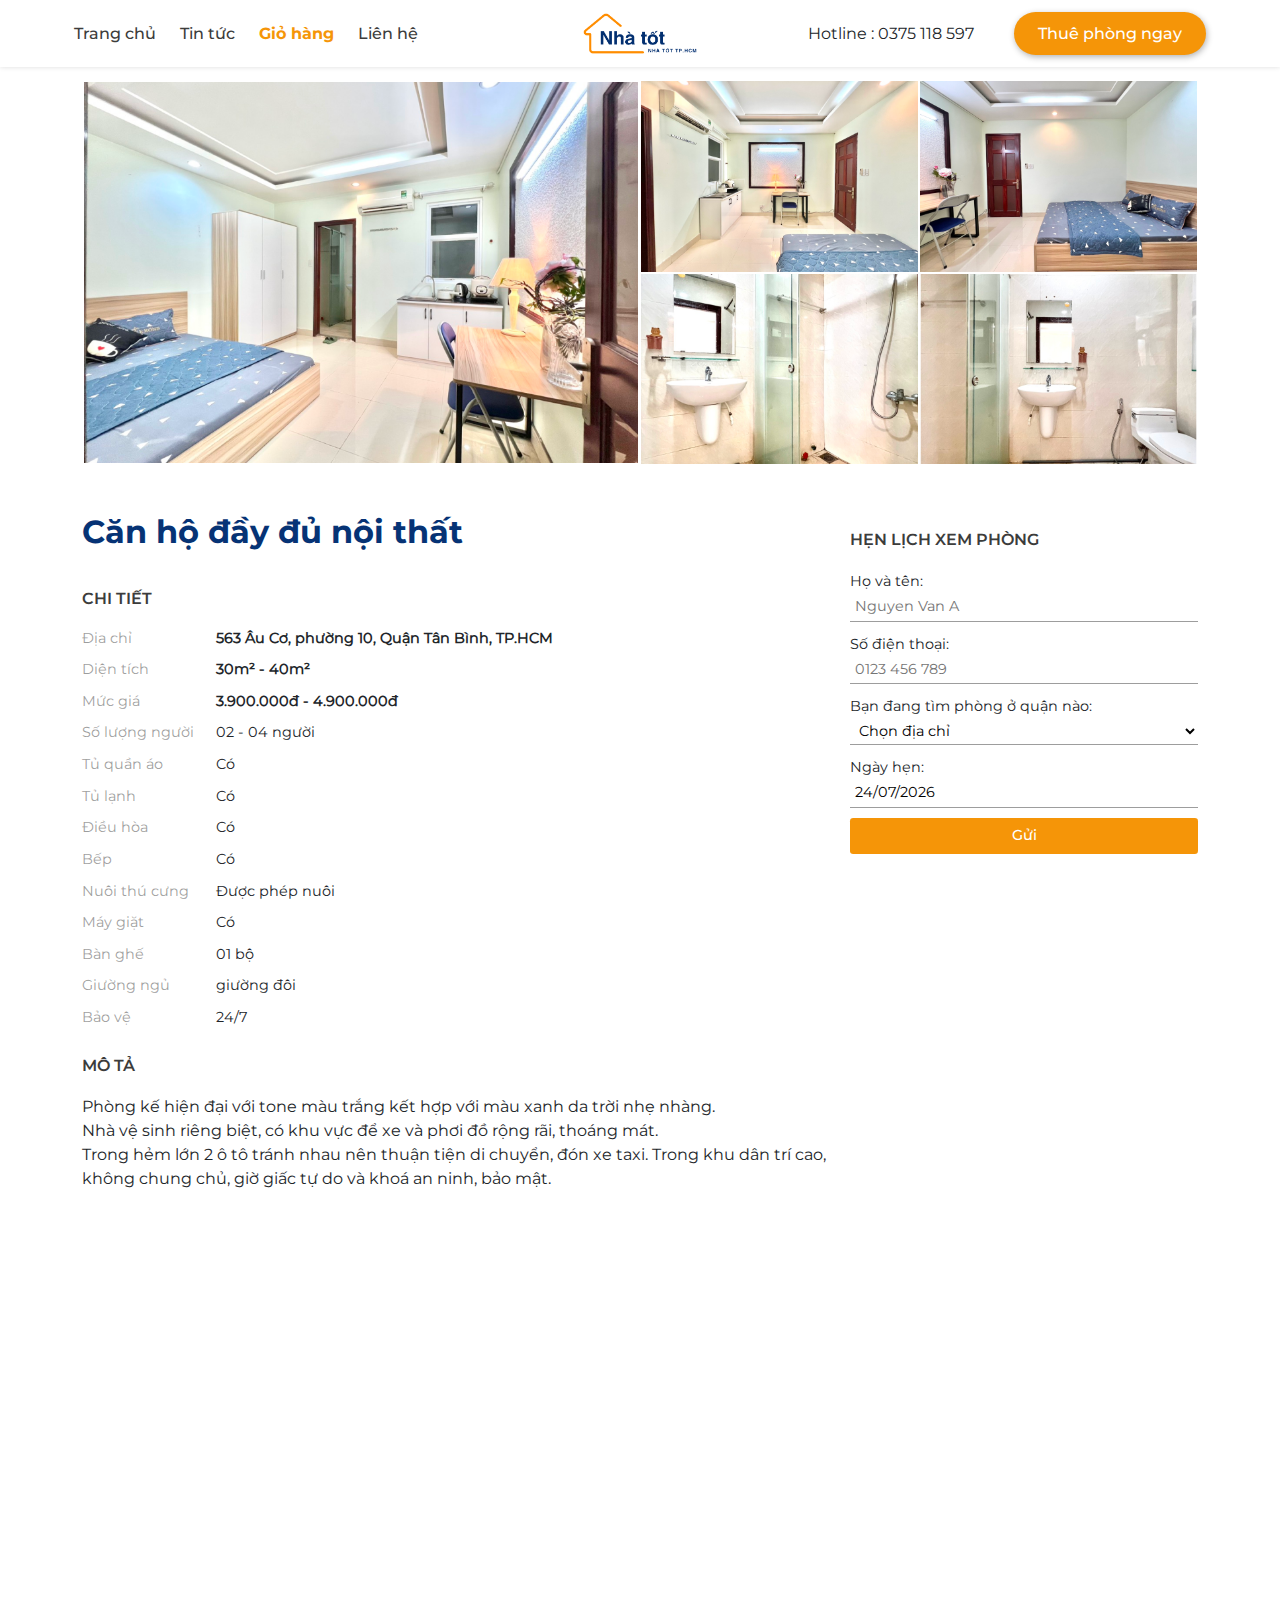
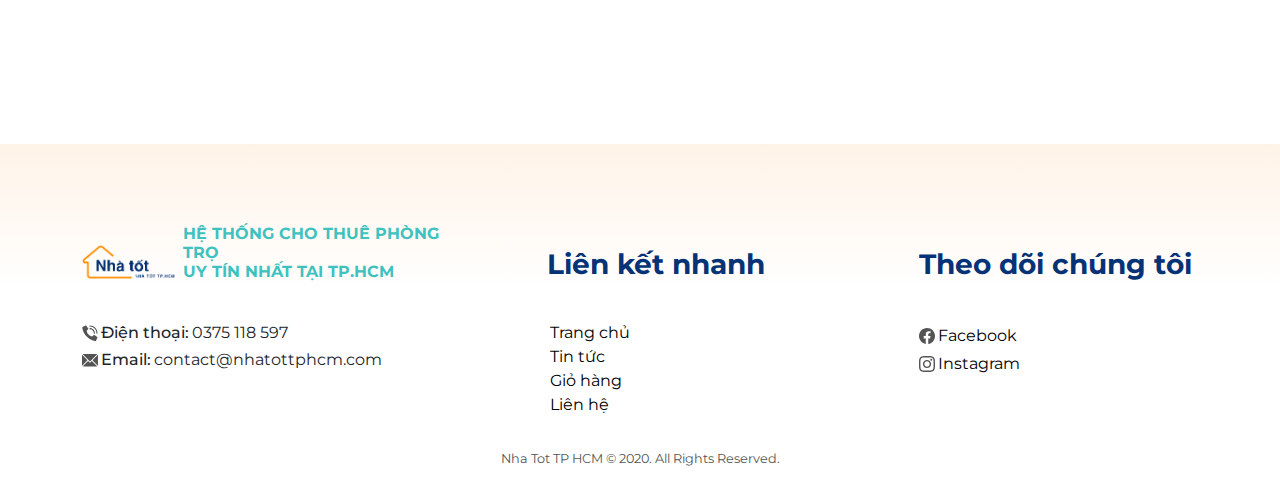
<file: can-ho-au-co.html>
<!DOCTYPE html>
<html lang="en">

<head>
    <meta charset="UTF-8">
    <meta name="viewport" content="width=device-width, initial-scale=1.0">
    <link rel="shortcut icon" href="./publics/images/icon_logo.png" type="image/x-icon">
    <title>Nhà tốt - Nơi lưu trú lý tưởng dành cho bạn</title>

    <!-- BASE LINK -->
    <link rel="stylesheet" href="./publics/css/style.css">
    <link rel="stylesheet" href="./publics/css/bootstrap.min.css">
    <link rel="stylesheet" href="./publics/css/flatpickr.min.css">
    <link rel="stylesheet" href="./publics/css/aos.min.css">
    <link rel="stylesheet" href="./publics/css/swiper-bundle.min.css">
    <link rel="stylesheet" href="./publics/css/fancybox.min.css">
    <link rel="stylesheet" href="./publics/css/toastr.min.css">

    <!-- SCRIPT -->
    <script src="./publics/js/flatpickr.js"></script>
    <script src="./publics/js/aos.min.js"></script>
    <script src="./publics/js/swiper-bundle.min.js"></script>
    

</head>

<body>
    <div class="main detail-page">
        <!-- HEADDER START -->
        <header class="header">
            <div class="header-desk">
                <div class="container">
                    <div class="header-menu header-menu-left col-5">
                        <ul>
                            <li>
                                <a href="./index.html">Trang chủ</a>
                            </li>
                            <li>
                                <a href="./news.html">Tin tức</a>
                            </li>
                            <li>
                                <a class="active" href="./phong-tro.html">Giỏ hàng</a>
                            </li>
                            <li>
                                <a href="./contact.html">Liên hệ</a>
                            </li>
                        </ul>
                    </div>

                    <div class="header-menu header-menu-center logo col-2">
                        <img src="./publics/images/logo.png" width="60%" alt="">
                    </div>

                    <div class="header-menu header-menu-right col-5">
                        <p>Hotline : 0375 118 597</p>
                        <div class="booking-now">
                            <a href="./phong-tro.html">Thuê phòng ngay</a>
                        </div>
                    </div>
                </div>
            </div>
            <!-- HEADER MOBILE START -->
            <div class="header-mob">
                <div class="menu-set">
                    <div class="container">
                        <div class="btn-mobile">
                            <div class="item_menu top"></div>
                            <div class="item_menu center"></div>
                            <div class="item_menu bottom"></div>
                        </div>

                        <div class="booking-now">
                            <a href="./phong-tro.html">Thuê phòng ngay</a>
                        </div>
                    </div>
                </div>
                <div class="menu-move">
                    <ul>
                        <li>
                            <a href="./index.html">Trang chủ</a>
                        </li>
                        <li>
                            <a href="./news.html">Tin tức</a>
                        </li>
                        <li>
                            <a class="active" href="./phong-tro.html">Giỏ hàng</a>
                        </li>
                        <li>
                            <a href="./contact.html">Liên hệ</a>
                        </li>
                    </ul>
                </div>
            </div>
        </header>
        <!-- HEADDER END -->

        <!-- MAIN START -->
        <div class="main-page container">
            <!-- IMAGES START -->
            <div class="images">
                <div class="content-left col-md-6 col-12">
                    <div class="item-images-left">
                        <a class="fancybox" data-fancybox href="./publics/images/au-co-01.png">
                            <img src="./publics/images/au-co-01.png" width="100%" alt="">
                        </a>
                    </div>
                </div>
                <div class="content-right col-md-6 col-12">
                    <div class="item-images-right">
                        <a class="fancybox" data-fancybox href="./publics/images/au-co-02.png">
                            <img src="./publics/images/au-co-02.png" width="100%" alt="">
                        </a>
                    </div>
                    <div class="item-images-right">
                        <a class="fancybox" data-fancybox href="./publics/images/au-co-03.png">
                            <img src="./publics/images/au-co-03.png" width="100%" alt="">
                        </a>
                    </div>
                    <div class="item-images-right">
                        <a class="fancybox" data-fancybox href="./publics/images/au-co-04.png">
                            <img src="./publics/images/au-co-04.png" width="100%" alt="">
                        </a>
                    </div>
                    <div class="item-images-right">
                        <a class="fancybox" data-fancybox href="./publics/images/au-co-05.png">
                            <img src="./publics/images/au-co-05.png" width="100%" alt="">
                        </a>
                    </div>
                </div>
            </div>
            <!-- IMAGES END -->

            <!-- DETAIL ROOM START -->
            <div class="detail-room col-12">
                <div class="content-left col-md-8 col-12">
                    <h1 class="title-room">Căn hộ đầy đủ nội thất</h1>

                    <!--  -->
                    <div class="title-desc">CHI TIẾT</div>

                    <div class="list-desc">
                        <div class="item-desc">
                            <p class="left">Địa chỉ</p>
                            <p id="location" class="right bold">563 Âu Cơ, phường 10, Quận Tân Bình, TP.HCM</p>
                        </div>
                        <div class="item-desc">
                            <p class="left">Diện tích</p>
                            <p class="right bold">30m² - 40m²</p>
                        </div>
                        <div class="item-desc">
                            <p class="left">Mức giá</p>
                            <p class="right bold">3.900.000đ - 4.900.000đ</p>
                        </div>
                        <div class="item-desc">
                            <p class="left">Số lượng người</p>
                            <p class="right">02 - 04 người</p>
                        </div>
                        <div class="item-desc">
                            <p class="left">Tủ quần áo</p>
                            <p class="right">Có</p>
                        </div>
                        <div class="item-desc">
                            <p class="left">Tủ lạnh</p>
                            <p class="right">Có</p>
                        </div>
                        <div class="item-desc">
                            <p class="left">Điều hòa</p>
                            <p class="right">Có</p>
                        </div>
                        <div class="item-desc">
                            <p class="left">Bếp</p>
                            <p class="right">Có</p>
                        </div>
                        <div class="item-desc">
                            <p class="left">Nuôi thú cưng</p>
                            <p class="right">Được phép nuôi</p>
                        </div>
                        <div class="item-desc">
                            <p class="left">Máy giặt</p>
                            <p class="right">Có</p>
                        </div>
                        <div class="item-desc">
                            <p class="left">Bàn ghế</p>
                            <p class="right">01 bộ</p>
                        </div>
                        <div class="item-desc">
                            <p class="left">Giường ngủ</p>
                            <p class="right">giường đôi</p>
                        </div>
                        <div class="item-desc">
                            <p class="left">Bảo vệ</p>
                            <p class="right">24/7</p>
                        </div>
                    </div>

                    <!--  -->
                    <div class="title-desc">Mô tả</div>
                    <div class="text-desc">
                        <p>Phòng  kế hiện đại với tone màu trắng kết hợp với màu xanh da trời nhẹ nhàng.
                            <br>Nhà vệ sinh riêng biệt, có khu vực để xe và phơi đồ rộng rãi, thoáng mát.
                            <br>Trong hẻm lớn 2 ô tô tránh nhau nên thuận tiện di chuyển, đón xe taxi.
                            Trong khu dân trí cao, không chung chủ, giờ giấc tự do và khoá an ninh, bảo mật.</p>
                    </div>

                </div>
                <!--  -->
                <div class="booking-form col-md-4 col-12">
                    <div class="title-desc">Hẹn lịch xem phòng</div>
                    <div class="form-data col-12">
                        <form action="">
                            <div class="item-form col-12">
                                <label for="user-name">Họ và tên:</label>
                                <input required type="text" placeholder="Nguyen Van A" id="user-name">
                            </div>
                            <div class="item-form col-12">
                                <label for="phone-number">Số điện thoại:</label>
                                <input required type="text" placeholder="0123 456 789" id="phone-number">
                            </div>
                            <div class="item-form col-12">
                                <label for="phone-number">Bạn đang tìm phòng ở quận nào:</label>
                                <select name="" id="address">
                                    <option disabled selected>Chọn địa chỉ</option>
                                    <option value="Quận 1">Quận 1</option>
                                    <option value="Quận 3">Quận 3</option>
                                    <option value="Quận 4">Quận 4</option>
                                    <option value="Quận 5">Quận 5</option>
                                    <option value="Quận 6">Quận 6</option>
                                    <option value="Quận 7">Quận 7</option>
                                    <option value="Quận 8">Quận 8</option>
                                    <option value="Quận 9">Quận 9</option>
                                    <option value="Quận 10">Quận 10</option>
                                    <option value="Quận 11">Quận 11</option>
                                    <option value="Quận 12">Quận 12</option>
                                    <option value="Quận Bình Tân">Quận Bình Tân</option>
                                    <option value="Quận Bình Thạnh">Quận Bình Thạnh</option>
                                    <option value="Quận Gò Vấp">Quận Gò Vấp</option>
                                    <option value="Quận Phú Nhuận">Quận Phú Nhuận</option>
                                    <option value="Quận Tân Bình">Quận Tân Bình</option>
                                    <option value="Quận Tân Phú">Quận Tân Phú</option>
                                    <option value="Huyện Bình Chánh">Huyện Bình Chánh</option>
                                    <option value="Huyện Nhà Bè">Huyện Nhà Bè</option>
                                    <option value="Huyện Hóc Môn">Huyện Hóc Môn</option>
                                    <option value="Huyện Củ Chi">Huyện Củ Chi</option>
                                    <option value="Huyện Cần Giờ">Huyện Cần Giờ</option>
                                </select>
                            </div>
                            <div class="item-form col-12">
                                <label for="input-buy-home">Ngày hẹn:</label>
                                <input required type="text" id="input-buy-home" placeholder="Chọn ngày tháng"></input>
                            </div>
                            <div class="item-form col-12">
                                <button id="btnSubmit">Gửi</button>
                            </div>
                        </form>
                    </div>
                </div>
            </div>

            <!-- DETAIL ROOM END -->
        </div>
        <div id="map-contact">
            <iframe src="https://www.google.com/maps/embed?pb=!1m18!1m12!1m3!1d3919.37825335355!2d106.64016367599824!3d10.782314189366813!2m3!1f0!2f0!3f0!3m2!1i1024!2i768!4f13.1!3m3!1m2!1s0x31752eb06c23060b%3A0x73b4409932b2a90b!2zNTYzIMSQLiDDgnUgQ8ahLCBQaMO6IFRydW5nLCBUw6JuIFBow7osIFRow6BuaCBwaOG7kSBI4buTIENow60gTWluaCwgVmlldG5hbQ!5e0!3m2!1sen!2s!4v1713870213763!5m2!1sen!2s" width="100%" height="450" style="border:0;" allowfullscreen="" loading="lazy" referrerpolicy="no-referrer-when-downgrade"></iframe>
        </div>
        <!-- MAIN END -->

        <!-- FOOTER START -->
        <div class="footer">
            <div class="container">
                <div class="item-footer col-md-4 col-12">
                    <div class="top">
                        <div class="logo col-md-3 col-5">
                            <img src="./publics/images/logo.png" width="100%" alt="">
                        </div>
                        <div class="title col-md-9 col-12">
                            <h6>Hệ thống cho thuê phòng trọ <br> uy tín nhất tại TP.HCM</h6>
                        </div>
                    </div>
                    <div class="bottom">
                        <div class="item-content">
                            <div class="left">
                                <svg width="26" height="27" viewBox="0 0 26 27" fill="none"
                                    xmlns="http://www.w3.org/2000/svg">
                                    <path
                                        d="M10.6385 16.073C8.18664 13.5542 7.63302 11.0355 7.50812 10.0264C7.47322 9.74735 7.56669 9.46753 7.76101 9.26931L9.74518 7.23194C10.0371 6.93229 10.0888 6.4653 9.87008 6.10589L6.71091 1.06662C6.46888 0.66863 5.97191 0.524993 5.56337 0.734943L0.491788 3.18861C0.161415 3.35572 -0.0329063 3.71631 0.00460389 4.09264C0.270341 6.68598 1.37093 13.061 7.46959 19.3265C13.5682 25.5919 19.7732 26.722 22.299 26.995C22.6654 27.0335 23.0164 26.8339 23.1791 26.4945L25.5676 21.2847C25.7712 20.8659 25.6323 20.3567 25.2465 20.1076L20.341 16.8632C19.9913 16.6383 19.5367 16.6911 19.2448 16.9906L17.2615 19.0289C17.0686 19.2285 16.7962 19.3245 16.5246 19.2887C15.5422 19.1604 13.0904 18.5917 10.6385 16.073Z"
                                        fill="#545454" />
                                    <path
                                        d="M20.374 14.7439C19.8848 14.7439 19.4882 14.3365 19.4882 13.8339C19.484 10.0666 16.5121 7.0136 12.8448 7.00934C12.3556 7.00934 11.959 6.60194 11.959 6.0994C11.959 5.59685 12.3556 5.18945 12.8448 5.18945C17.4901 5.19472 21.2546 9.06189 21.2598 13.8339C21.2598 14.3365 20.8632 14.7439 20.374 14.7439Z"
                                        fill="#545454" />
                                    <path
                                        d="M24.8029 14.7428C24.3137 14.7428 23.9171 14.3354 23.9171 13.8329C23.9103 7.55392 18.957 2.46558 12.8448 2.45856C12.3556 2.45856 11.959 2.05116 11.959 1.54862C11.959 1.04607 12.3556 0.638672 12.8448 0.638672C19.935 0.646696 25.6809 6.54924 25.6887 13.8329C25.6887 14.0742 25.5954 14.3056 25.4293 14.4763C25.2632 14.6469 25.0379 14.7428 24.8029 14.7428Z"
                                        fill="#545454" />
                                </svg>
                                <p>Điện thoại:</p>
                            </div>
                            <div class="right">
                                <p>0375 118 597</p>
                            </div>
                        </div>
                        <div class="item-content">
                            <div class="left">
                                <svg width="27" height="22" viewBox="0 0 27 22" fill="none"
                                    xmlns="http://www.w3.org/2000/svg">
                                    <path
                                        d="M24.5457 0.943359H2.36489C2.0008 0.943359 1.65994 1.03531 1.35156 1.18687L13.4027 13.5667L16.1038 10.9C16.1038 10.9 16.104 10.8998 16.104 10.8997C16.1041 10.8995 16.1043 10.8994 16.1043 10.8994L25.5594 1.18709C25.2509 1.03542 24.9099 0.943359 24.5457 0.943359Z"
                                        fill="#545454" />
                                    <path
                                        d="M26.675 2.33594L17.7773 11.4758L26.6747 20.6158C26.8223 20.299 26.9118 19.9488 26.9118 19.5748V3.37652C26.9118 3.00271 26.8225 2.65261 26.675 2.33594Z"
                                        fill="#545454" />
                                    <path
                                        d="M0.237051 2.33594C0.0895116 2.65272 0 3.00288 0 3.3769V19.5752C0 19.949 0.0894064 20.2992 0.23684 20.6159L9.13454 11.4761L0.237051 2.33594Z"
                                        fill="#545454" />
                                    <path
                                        d="M16.662 12.6173L13.9605 15.2842C13.8065 15.4424 13.6048 15.5215 13.4031 15.5215C13.2015 15.5215 12.9997 15.4424 12.8457 15.2842L10.2494 12.6172L1.35156 21.7571C1.65999 21.9088 2.00106 22.0008 2.36526 22.0008H24.546C24.9101 22.0008 25.251 21.9089 25.5594 21.7573L16.662 12.6173Z"
                                        fill="#545454" />
                                </svg>
                                <p>Email:</p>
                            </div>
                            <div class="right">
                                <p>contact@nhatottphcm.com</p>
                            </div>
                        </div>
                    </div>
                </div>
                <div class="item-footer col-md-3 col-12">
                    <div class="title">
                        <h3>Liên kết nhanh</h3>
                    </div>
                    <div class="content">
                        <p>
                            <a href="./index.html">Trang chủ</a>
                        </p>
                        <p>
                            <a href="./news.html">Tin tức</a>
                        </p>
                        <p>
                            <a href="./phong-tro.html">Giỏ hàng</a>
                        </p>
                        <p>
                            <a href="./contact.html">Liên hệ</a>
                        </p>
                    </div>
                </div>
                <div class="item-footer col-md-3 col-12">
                    <div class="title">
                        <h3>Theo dõi chúng tôi</h3>
                    </div>
                    <div class="content">
                        <div class="item-content">
                            <svg width="16" height="16" viewBox="0 0 16 16" fill="none"
                                xmlns="http://www.w3.org/2000/svg">
                                <path
                                    d="M16.0009 8.04921C16.0009 3.60375 12.419 0 8.00047 0C3.58193 0 0 3.60375 0 8.04921C0 12.0668 2.92566 15.3968 6.7504 16.0006V10.3759H4.71903V8.04921H6.7504V6.27587C6.7504 4.25853 7.94481 3.14422 9.77229 3.14422C10.6476 3.14422 11.5632 3.30143 11.5632 3.30143V5.28229H10.5543C9.56048 5.28229 9.25054 5.90276 9.25054 6.5393V8.04921H11.4694L11.1147 10.3759H9.25054V16.0006C13.0753 15.3968 16.0009 12.0668 16.0009 8.04921Z"
                                    fill="#545454" />
                            </svg>
                            <p><a href="https://www.facebook.com/profile.php?id=100083939774542">Facebook</a></p>
                        </div>
                        <!--  -->
                        <div class="item-content">
                            <svg width="16" height="16" viewBox="0 0 16 16" fill="none"
                                xmlns="http://www.w3.org/2000/svg">
                                <path
                                    d="M8.00075 0C5.82806 0 5.55539 0.00950025 4.70205 0.048334C3.85037 0.0873344 3.26903 0.222169 2.76036 0.420004C2.23419 0.62434 1.78785 0.897676 1.34318 1.34251C0.898176 1.78719 0.62484 2.23352 0.419838 2.75953C0.221502 3.26837 0.0865008 3.84987 0.0481671 4.70122C0.01 5.55456 0 5.82739 0 8.00008C0 10.1728 0.00966692 10.4446 0.048334 11.298C0.0875011 12.1496 0.222336 12.731 0.420004 13.2396C0.624507 13.7658 0.897843 14.2121 1.34268 14.6568C1.78719 15.1018 2.23352 15.3758 2.75936 15.5802C3.26837 15.778 3.84987 15.9128 4.70138 15.9518C5.55472 15.9907 5.82723 16.0002 7.99975 16.0002C10.1726 16.0002 10.4444 15.9907 11.2978 15.9518C12.1495 15.9128 12.7315 15.778 13.2405 15.5802C13.7665 15.3758 14.2121 15.1018 14.6567 14.6568C15.1017 14.2121 15.375 13.7658 15.58 13.2398C15.7767 12.731 15.9117 12.1495 15.9517 11.2981C15.99 10.4448 16 10.1728 16 8.00008C16 5.82739 15.99 5.55472 15.9517 4.70138C15.9117 3.84971 15.7767 3.26837 15.58 2.7597C15.375 2.23352 15.1017 1.78719 14.6567 1.34251C14.2116 0.897509 13.7666 0.624173 13.24 0.420004C12.73 0.222169 12.1483 0.0873344 11.2966 0.048334C10.4433 0.00950025 10.1716 0 7.99825 0H8.00075ZM7.28308 1.44168C7.49608 1.44135 7.73375 1.44168 8.00075 1.44168C10.1368 1.44168 10.3899 1.44935 11.2335 1.48768C12.0135 1.52335 12.4368 1.65368 12.7188 1.76319C13.0921 1.90819 13.3583 2.08152 13.6381 2.36152C13.9181 2.64153 14.0915 2.9082 14.2368 3.28153C14.3463 3.5632 14.4768 3.98654 14.5123 4.76655C14.5507 5.60989 14.559 5.86323 14.559 7.99825C14.559 10.1333 14.5507 10.3866 14.5123 11.2299C14.4767 12.01 14.3463 12.4333 14.2368 12.715C14.0918 13.0883 13.9181 13.3541 13.6381 13.634C13.3581 13.914 13.0923 14.0873 12.7188 14.2323C12.4371 14.3423 12.0135 14.4723 11.2335 14.508C10.3901 14.5463 10.1368 14.5547 8.00075 14.5547C5.86456 14.5547 5.61139 14.5463 4.76805 14.508C3.98804 14.472 3.5647 14.3416 3.28253 14.2321C2.9092 14.0871 2.64253 13.9138 2.36252 13.6338C2.08252 13.3538 1.90919 13.0878 1.76385 12.7143C1.65435 12.4326 1.52385 12.0093 1.48835 11.2293C1.45002 10.3859 1.44235 10.1326 1.44235 7.99625C1.44235 5.85989 1.45002 5.60789 1.48835 4.76455C1.52402 3.98454 1.65435 3.5612 1.76385 3.2792C1.90885 2.90586 2.08252 2.63919 2.36252 2.35919C2.64253 2.07919 2.9092 1.90585 3.28253 1.76052C3.56454 1.65052 3.98804 1.52052 4.76805 1.48468C5.50606 1.45135 5.79206 1.44135 7.28308 1.43968V1.44168ZM12.2711 2.77003C11.7411 2.77003 11.3111 3.19953 11.3111 3.72971C11.3111 4.25971 11.7411 4.68972 12.2711 4.68972C12.8011 4.68972 13.2311 4.25971 13.2311 3.72971C13.2311 3.1997 12.8011 2.7697 12.2711 2.7697V2.77003ZM8.00075 3.89171C5.73189 3.89171 3.89237 5.73123 3.89237 8.00008C3.89237 10.2689 5.73189 12.1076 8.00075 12.1076C10.2696 12.1076 12.1085 10.2689 12.1085 8.00008C12.1085 5.73123 10.2694 3.89171 8.00058 3.89171H8.00075ZM8.00075 5.33339C9.47343 5.33339 10.6674 6.52723 10.6674 8.00008C10.6674 9.47277 9.47343 10.6668 8.00075 10.6668C6.5279 10.6668 5.33406 9.47277 5.33406 8.00008C5.33406 6.52723 6.5279 5.33339 8.00075 5.33339V5.33339Z"
                                    fill="#545454" />
                            </svg>
                            <p><a href="#">Instagram</a></p>
                        </div>
                    </div>
                </div>
            </div>
            <p class="coppy-r">Nha Tot TP HCM © 2020. All Rights Reserved.</p>
        </div>
        <!-- FOOTER END -->
    </div>


    <!-- BASE LINK SCRIPT -->
    <script src="./publics/js/bootstrap.min.js"></script>
    <script src="./publics/js/jquery-3.7.1.min.js"></script>
    <script src="./publics/js/index.js"></script>
    <script src="https://cdn.emailjs.com/dist/email.min.js"></script>
    <script src="./publics/js/fancybox.min.js"></script>
    <script src="./publics/js/toastr.min.js"></script>
    <script src="./publics/js/sendEmail.js"></script>

</body>

</html>
</file>
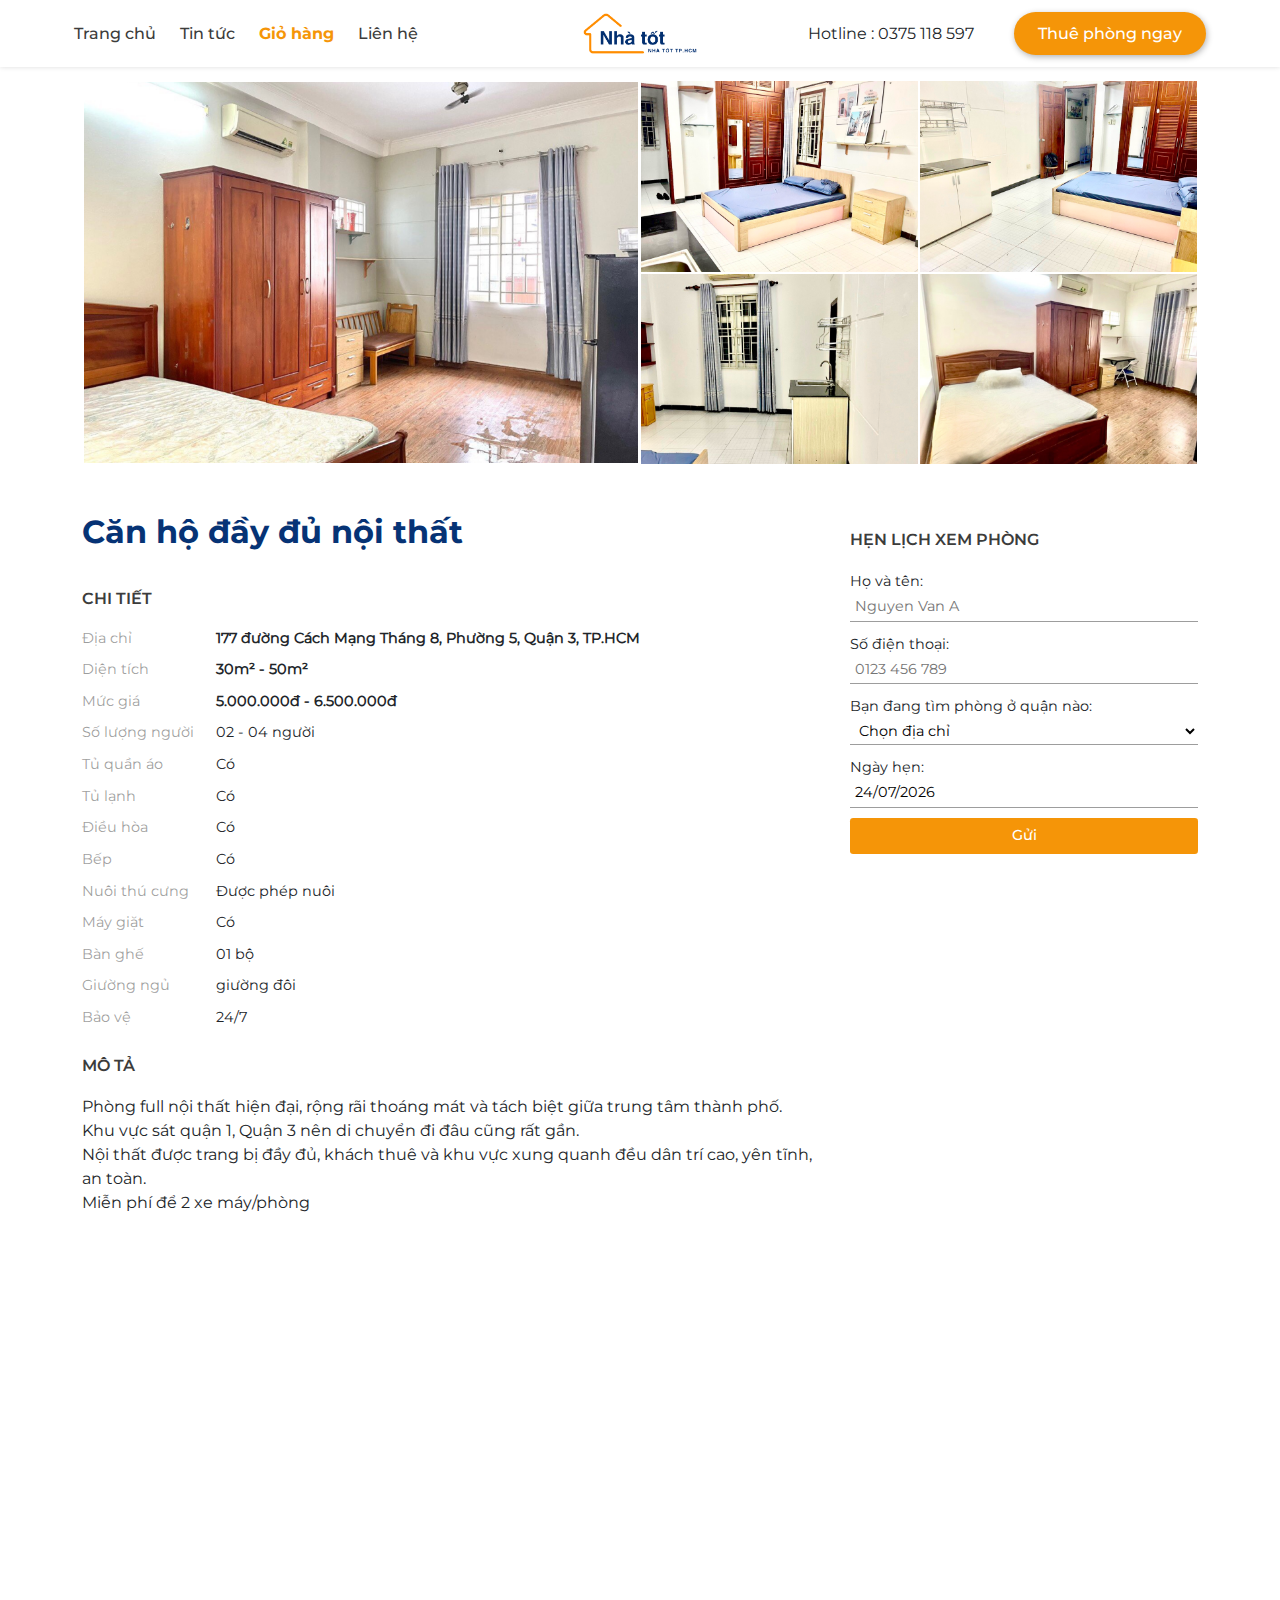
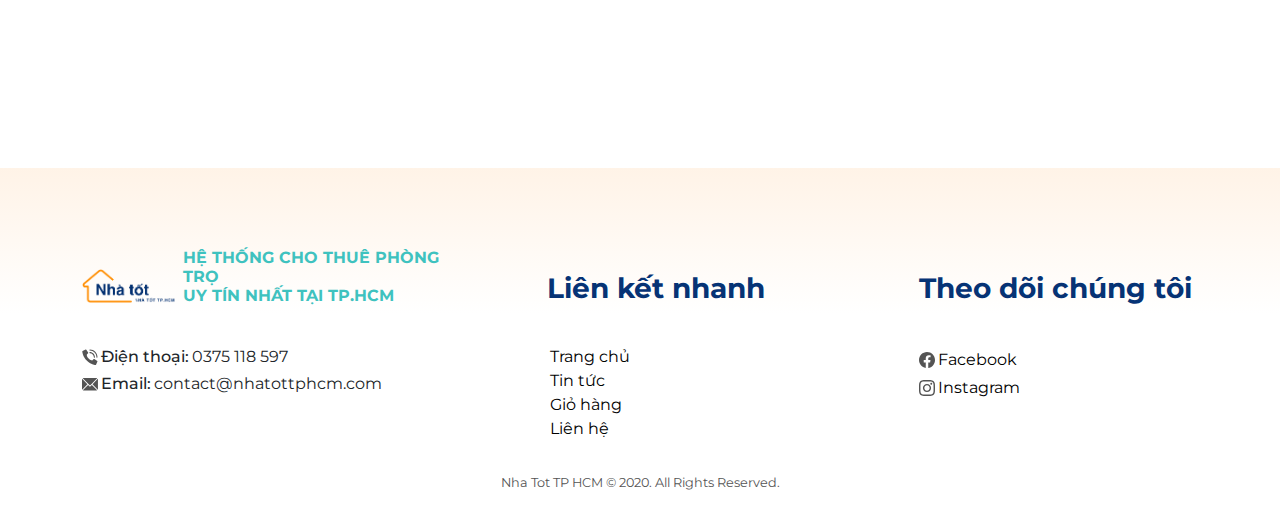
<file: can-ho-cach-mang-thang-8.html>
<!DOCTYPE html>
<html lang="en">

<head>
    <meta charset="UTF-8">
    <meta name="viewport" content="width=device-width, initial-scale=1.0">
    <link rel="shortcut icon" href="./publics/images/icon_logo.png" type="image/x-icon">
    <title>Nhà tốt - Nơi lưu trú lý tưởng dành cho bạn</title>

    <!-- BASE LINK -->
    <link rel="stylesheet" href="./publics/css/style.css">
    <link rel="stylesheet" href="./publics/css/bootstrap.min.css">
    <link rel="stylesheet" href="./publics/css/flatpickr.min.css">
    <link rel="stylesheet" href="./publics/css/aos.min.css">
    <link rel="stylesheet" href="./publics/css/swiper-bundle.min.css">
    <link rel="stylesheet" href="./publics/css/fancybox.min.css">
    <link rel="stylesheet" href="./publics/css/toastr.min.css">

    <!-- SCRIPT -->
    <script src="./publics/js/flatpickr.js"></script>
    <script src="./publics/js/aos.min.js"></script>
    <script src="./publics/js/swiper-bundle.min.js"></script>
    

</head>

<body>
    <div class="main detail-page">
        <!-- HEADDER START -->
        <header class="header">
            <div class="header-desk">
                <div class="container">
                    <div class="header-menu header-menu-left col-5">
                        <ul>
                            <li>
                                <a href="./index.html">Trang chủ</a>
                            </li>
                            <li>
                                <a href="./news.html">Tin tức</a>
                            </li>
                            <li>
                                <a class="active" href="./phong-tro.html">Giỏ hàng</a>
                            </li>
                            <li>
                                <a href="./contact.html">Liên hệ</a>
                            </li>
                        </ul>
                    </div>

                    <div class="header-menu header-menu-center logo col-2">
                        <img src="./publics/images/logo.png" width="60%" alt="">
                    </div>

                    <div class="header-menu header-menu-right col-5">
                        <p>Hotline : 0375 118 597</p>
                        <div class="booking-now">
                            <a href="./phong-tro.html">Thuê phòng ngay</a>
                        </div>
                    </div>
                </div>
            </div>
            <!-- HEADER MOBILE START -->
            <div class="header-mob">
                <div class="menu-set">
                    <div class="container">
                        <div class="btn-mobile">
                            <div class="item_menu top"></div>
                            <div class="item_menu center"></div>
                            <div class="item_menu bottom"></div>
                        </div>

                        <div class="booking-now">
                            <a href="./phong-tro.html">Thuê phòng ngay</a>
                        </div>
                    </div>
                </div>
                <div class="menu-move">
                    <ul>
                        <li>
                            <a href="./index.html">Trang chủ</a>
                        </li>
                        <li>
                            <a href="./news.html">Tin tức</a>
                        </li>
                        <li>
                            <a class="active" href="./phong-tro.html">Giỏ hàng</a>
                        </li>
                        <li>
                            <a href="./contact.html">Liên hệ</a>
                        </li>
                    </ul>
                </div>
            </div>
        </header>
        <!-- HEADDER END -->

        <!-- MAIN START -->
        <div class="main-page container">
            <!-- IMAGES START -->
            <div class="images">
                <div class="content-left col-md-6 col-12">
                    <div class="item-images-left">
                        <a class="fancybox" data-fancybox href="./publics/images/cach-mang-thang-8-01.png">
                            <img src="./publics/images/cach-mang-thang-8-01.png" width="100%" alt="">
                        </a>
                    </div>
                </div>
                <div class="content-right col-md-6 col-12">
                    <div class="item-images-right">
                        <a class="fancybox" data-fancybox href="./publics/images/cach-mang-thang-8-02.png">
                            <img src="./publics/images/cach-mang-thang-8-02.png" width="100%" alt="">
                        </a>
                    </div>
                    <div class="item-images-right">
                        <a class="fancybox" data-fancybox href="./publics/images/cach-mang-thang-8-03.png">
                            <img src="./publics/images/cach-mang-thang-8-03.png" width="100%" alt="">
                        </a>
                    </div>
                    <div class="item-images-right">
                        <a class="fancybox" data-fancybox href="./publics/images/cach-mang-thang-8-04.png">
                            <img src="./publics/images/cach-mang-thang-8-04.png" width="100%" alt="">
                        </a>
                    </div>
                    <div class="item-images-right">
                        <a class="fancybox" data-fancybox href="./publics/images/cach-mang-thang-8-05.png">
                            <img src="./publics/images/cach-mang-thang-8-05.png" width="100%" alt="">
                        </a>
                    </div>
                </div>
            </div>
            <!-- IMAGES END -->

            <!-- DETAIL ROOM START -->
            <div class="detail-room col-12">
                <div class="content-left col-md-8 col-12">
                    <h1 class="title-room">Căn hộ đầy đủ nội thất</h1>

                    <!--  -->
                    <div class="title-desc">CHI TIẾT</div>

                    <div class="list-desc">
                        <div class="item-desc">
                            <p class="left">Địa chỉ</p>
                            <p id="location" class="right bold">177 đường Cách Mạng Tháng 8, Phường 5, Quận 3, TP.HCM</p>
                        </div>
                        <div class="item-desc">
                            <p class="left">Diện tích</p>
                            <p class="right bold">30m² - 50m²</p>
                        </div>
                        <div class="item-desc">
                            <p class="left">Mức giá</p>
                            <p class="right bold">5.000.000đ - 6.500.000đ</p>
                        </div>
                        <div class="item-desc">
                            <p class="left">Số lượng người</p>
                            <p class="right">02 - 04 người</p>
                        </div>
                        <div class="item-desc">
                            <p class="left">Tủ quần áo</p>
                            <p class="right">Có</p>
                        </div>
                        <div class="item-desc">
                            <p class="left">Tủ lạnh</p>
                            <p class="right">Có</p>
                        </div>
                        <div class="item-desc">
                            <p class="left">Điều hòa</p>
                            <p class="right">Có</p>
                        </div>
                        <div class="item-desc">
                            <p class="left">Bếp</p>
                            <p class="right">Có</p>
                        </div>
                        <div class="item-desc">
                            <p class="left">Nuôi thú cưng</p>
                            <p class="right">Được phép nuôi</p>
                        </div>
                        <div class="item-desc">
                            <p class="left">Máy giặt</p>
                            <p class="right">Có</p>
                        </div>
                        <div class="item-desc">
                            <p class="left">Bàn ghế</p>
                            <p class="right">01 bộ</p>
                        </div>
                        <div class="item-desc">
                            <p class="left">Giường ngủ</p>
                            <p class="right">giường đôi</p>
                        </div>
                        <div class="item-desc">
                            <p class="left">Bảo vệ</p>
                            <p class="right">24/7</p>
                        </div>
                    </div>

                    <!--  -->
                    <div class="title-desc">Mô tả</div>
                    <div class="text-desc">
                        <p>
                            Phòng full nội thất hiện đại, rộng rãi thoáng mát và tách biệt giữa trung tâm thành phố. <br> 
                            Khu vực sát quận 1, Quận 3 nên di chuyển đi đâu cũng rất gần. <br>
                            Nội thất được trang bị đầy đủ, khách thuê và khu vực xung quanh đều dân trí cao, yên tĩnh, an toàn. <br>
                            Miễn phí để 2 xe máy/phòng
                        </p>
                    </div>

                </div>
                <!--  -->
                <div class="booking-form col-md-4 col-12">
                    <div class="title-desc">Hẹn lịch xem phòng</div>
                    <div class="form-data col-12">
                        <form action="">
                            <div class="item-form col-12">
                                <label for="user-name">Họ và tên:</label>
                                <input required type="text" placeholder="Nguyen Van A" id="user-name">
                            </div>
                            <div class="item-form col-12">
                                <label for="phone-number">Số điện thoại:</label>
                                <input required type="text" placeholder="0123 456 789" id="phone-number">
                            </div>
                            <div class="item-form col-12">
                                <label for="phone-number">Bạn đang tìm phòng ở quận nào:</label>
                                <select name="" id="address">
                                    <option disabled selected>Chọn địa chỉ</option>
                                    <option value="Quận 1">Quận 1</option>
                                    <option value="Quận 3">Quận 3</option>
                                    <option value="Quận 4">Quận 4</option>
                                    <option value="Quận 5">Quận 5</option>
                                    <option value="Quận 6">Quận 6</option>
                                    <option value="Quận 7">Quận 7</option>
                                    <option value="Quận 8">Quận 8</option>
                                    <option value="Quận 9">Quận 9</option>
                                    <option value="Quận 10">Quận 10</option>
                                    <option value="Quận 11">Quận 11</option>
                                    <option value="Quận 12">Quận 12</option>
                                    <option value="Quận Bình Tân">Quận Bình Tân</option>
                                    <option value="Quận Bình Thạnh">Quận Bình Thạnh</option>
                                    <option value="Quận Gò Vấp">Quận Gò Vấp</option>
                                    <option value="Quận Phú Nhuận">Quận Phú Nhuận</option>
                                    <option value="Quận Tân Bình">Quận Tân Bình</option>
                                    <option value="Quận Tân Phú">Quận Tân Phú</option>
                                    <option value="Huyện Bình Chánh">Huyện Bình Chánh</option>
                                    <option value="Huyện Nhà Bè">Huyện Nhà Bè</option>
                                    <option value="Huyện Hóc Môn">Huyện Hóc Môn</option>
                                    <option value="Huyện Củ Chi">Huyện Củ Chi</option>
                                    <option value="Huyện Cần Giờ">Huyện Cần Giờ</option>
                                </select>
                            </div>
                            <div class="item-form col-12">
                                <label for="input-buy-home">Ngày hẹn:</label>
                                <input required type="text" id="input-buy-home" placeholder="Chọn ngày tháng"></input>
                            </div>
                            <div class="item-form col-12">
                                <button id="btnSubmit">Gửi</button>
                            </div>
                        </form>
                    </div>
                </div>
            </div>

            <!-- DETAIL ROOM END -->

            
        </div>
        <div id="map-contact">
            <iframe src="https://www.google.com/maps/embed?pb=!1m18!1m12!1m3!1d3919.4789614441825!2d106.68484597599812!3d10.7745808893741!2m3!1f0!2f0!3f0!3m2!1i1024!2i768!4f13.1!3m3!1m2!1s0x31752f24b71f5e6d%3A0x72119375af73ce6e!2zMTc3IMSQLiBDw6FjaCBN4bqhbmcgVGjDoW5nIDgsIFBoxrDhu51uZyA1LCBRdeG6rW4gMywgVGjDoG5oIHBo4buRIEjhu5MgQ2jDrSBNaW5oLCBWaWV0bmFt!5e0!3m2!1sen!2s!4v1713869218542!5m2!1sen!2s" width="100%" height="450" style="border:0;" allowfullscreen="" loading="lazy" referrerpolicy="no-referrer-when-downgrade"></iframe>
        </div>
        <!-- MAIN END -->

        <!-- FOOTER START -->
        <div class="footer">
            <div class="container">
                <div class="item-footer col-md-4 col-12">
                    <div class="top">
                        <div class="logo col-md-3 col-5">
                            <img src="./publics/images/logo.png" width="100%" alt="">
                        </div>
                        <div class="title col-md-9 col-12">
                            <h6>Hệ thống cho thuê phòng trọ <br> uy tín nhất tại TP.HCM</h6>
                        </div>
                    </div>
                    <div class="bottom">
                        <div class="item-content">
                            <div class="left">
                                <svg width="26" height="27" viewBox="0 0 26 27" fill="none"
                                    xmlns="http://www.w3.org/2000/svg">
                                    <path
                                        d="M10.6385 16.073C8.18664 13.5542 7.63302 11.0355 7.50812 10.0264C7.47322 9.74735 7.56669 9.46753 7.76101 9.26931L9.74518 7.23194C10.0371 6.93229 10.0888 6.4653 9.87008 6.10589L6.71091 1.06662C6.46888 0.66863 5.97191 0.524993 5.56337 0.734943L0.491788 3.18861C0.161415 3.35572 -0.0329063 3.71631 0.00460389 4.09264C0.270341 6.68598 1.37093 13.061 7.46959 19.3265C13.5682 25.5919 19.7732 26.722 22.299 26.995C22.6654 27.0335 23.0164 26.8339 23.1791 26.4945L25.5676 21.2847C25.7712 20.8659 25.6323 20.3567 25.2465 20.1076L20.341 16.8632C19.9913 16.6383 19.5367 16.6911 19.2448 16.9906L17.2615 19.0289C17.0686 19.2285 16.7962 19.3245 16.5246 19.2887C15.5422 19.1604 13.0904 18.5917 10.6385 16.073Z"
                                        fill="#545454" />
                                    <path
                                        d="M20.374 14.7439C19.8848 14.7439 19.4882 14.3365 19.4882 13.8339C19.484 10.0666 16.5121 7.0136 12.8448 7.00934C12.3556 7.00934 11.959 6.60194 11.959 6.0994C11.959 5.59685 12.3556 5.18945 12.8448 5.18945C17.4901 5.19472 21.2546 9.06189 21.2598 13.8339C21.2598 14.3365 20.8632 14.7439 20.374 14.7439Z"
                                        fill="#545454" />
                                    <path
                                        d="M24.8029 14.7428C24.3137 14.7428 23.9171 14.3354 23.9171 13.8329C23.9103 7.55392 18.957 2.46558 12.8448 2.45856C12.3556 2.45856 11.959 2.05116 11.959 1.54862C11.959 1.04607 12.3556 0.638672 12.8448 0.638672C19.935 0.646696 25.6809 6.54924 25.6887 13.8329C25.6887 14.0742 25.5954 14.3056 25.4293 14.4763C25.2632 14.6469 25.0379 14.7428 24.8029 14.7428Z"
                                        fill="#545454" />
                                </svg>
                                <p>Điện thoại:</p>
                            </div>
                            <div class="right">
                                <p>0375 118 597</p>
                            </div>
                        </div>
                        <div class="item-content">
                            <div class="left">
                                <svg width="27" height="22" viewBox="0 0 27 22" fill="none"
                                    xmlns="http://www.w3.org/2000/svg">
                                    <path
                                        d="M24.5457 0.943359H2.36489C2.0008 0.943359 1.65994 1.03531 1.35156 1.18687L13.4027 13.5667L16.1038 10.9C16.1038 10.9 16.104 10.8998 16.104 10.8997C16.1041 10.8995 16.1043 10.8994 16.1043 10.8994L25.5594 1.18709C25.2509 1.03542 24.9099 0.943359 24.5457 0.943359Z"
                                        fill="#545454" />
                                    <path
                                        d="M26.675 2.33594L17.7773 11.4758L26.6747 20.6158C26.8223 20.299 26.9118 19.9488 26.9118 19.5748V3.37652C26.9118 3.00271 26.8225 2.65261 26.675 2.33594Z"
                                        fill="#545454" />
                                    <path
                                        d="M0.237051 2.33594C0.0895116 2.65272 0 3.00288 0 3.3769V19.5752C0 19.949 0.0894064 20.2992 0.23684 20.6159L9.13454 11.4761L0.237051 2.33594Z"
                                        fill="#545454" />
                                    <path
                                        d="M16.662 12.6173L13.9605 15.2842C13.8065 15.4424 13.6048 15.5215 13.4031 15.5215C13.2015 15.5215 12.9997 15.4424 12.8457 15.2842L10.2494 12.6172L1.35156 21.7571C1.65999 21.9088 2.00106 22.0008 2.36526 22.0008H24.546C24.9101 22.0008 25.251 21.9089 25.5594 21.7573L16.662 12.6173Z"
                                        fill="#545454" />
                                </svg>
                                <p>Email:</p>
                            </div>
                            <div class="right">
                                <p>contact@nhatottphcm.com</p>
                            </div>
                        </div>
                    </div>
                </div>
                <div class="item-footer col-md-3 col-12">
                    <div class="title">
                        <h3>Liên kết nhanh</h3>
                    </div>
                    <div class="content">
                        <p>
                            <a href="./index.html">Trang chủ</a>
                        </p>
                        <p>
                            <a href="./news.html">Tin tức</a>
                        </p>
                        <p>
                            <a href="./phong-tro.html">Giỏ hàng</a>
                        </p>
                        <p>
                            <a href="./contact.html">Liên hệ</a>
                        </p>
                    </div>
                </div>
                <div class="item-footer col-md-3 col-12">
                    <div class="title">
                        <h3>Theo dõi chúng tôi</h3>
                    </div>
                    <div class="content">
                        <div class="item-content">
                            <svg width="16" height="16" viewBox="0 0 16 16" fill="none"
                                xmlns="http://www.w3.org/2000/svg">
                                <path
                                    d="M16.0009 8.04921C16.0009 3.60375 12.419 0 8.00047 0C3.58193 0 0 3.60375 0 8.04921C0 12.0668 2.92566 15.3968 6.7504 16.0006V10.3759H4.71903V8.04921H6.7504V6.27587C6.7504 4.25853 7.94481 3.14422 9.77229 3.14422C10.6476 3.14422 11.5632 3.30143 11.5632 3.30143V5.28229H10.5543C9.56048 5.28229 9.25054 5.90276 9.25054 6.5393V8.04921H11.4694L11.1147 10.3759H9.25054V16.0006C13.0753 15.3968 16.0009 12.0668 16.0009 8.04921Z"
                                    fill="#545454" />
                            </svg>
                            <p><a href="https://www.facebook.com/profile.php?id=100083939774542">Facebook</a></p>
                        </div>
                        <!--  -->
                        <div class="item-content">
                            <svg width="16" height="16" viewBox="0 0 16 16" fill="none"
                                xmlns="http://www.w3.org/2000/svg">
                                <path
                                    d="M8.00075 0C5.82806 0 5.55539 0.00950025 4.70205 0.048334C3.85037 0.0873344 3.26903 0.222169 2.76036 0.420004C2.23419 0.62434 1.78785 0.897676 1.34318 1.34251C0.898176 1.78719 0.62484 2.23352 0.419838 2.75953C0.221502 3.26837 0.0865008 3.84987 0.0481671 4.70122C0.01 5.55456 0 5.82739 0 8.00008C0 10.1728 0.00966692 10.4446 0.048334 11.298C0.0875011 12.1496 0.222336 12.731 0.420004 13.2396C0.624507 13.7658 0.897843 14.2121 1.34268 14.6568C1.78719 15.1018 2.23352 15.3758 2.75936 15.5802C3.26837 15.778 3.84987 15.9128 4.70138 15.9518C5.55472 15.9907 5.82723 16.0002 7.99975 16.0002C10.1726 16.0002 10.4444 15.9907 11.2978 15.9518C12.1495 15.9128 12.7315 15.778 13.2405 15.5802C13.7665 15.3758 14.2121 15.1018 14.6567 14.6568C15.1017 14.2121 15.375 13.7658 15.58 13.2398C15.7767 12.731 15.9117 12.1495 15.9517 11.2981C15.99 10.4448 16 10.1728 16 8.00008C16 5.82739 15.99 5.55472 15.9517 4.70138C15.9117 3.84971 15.7767 3.26837 15.58 2.7597C15.375 2.23352 15.1017 1.78719 14.6567 1.34251C14.2116 0.897509 13.7666 0.624173 13.24 0.420004C12.73 0.222169 12.1483 0.0873344 11.2966 0.048334C10.4433 0.00950025 10.1716 0 7.99825 0H8.00075ZM7.28308 1.44168C7.49608 1.44135 7.73375 1.44168 8.00075 1.44168C10.1368 1.44168 10.3899 1.44935 11.2335 1.48768C12.0135 1.52335 12.4368 1.65368 12.7188 1.76319C13.0921 1.90819 13.3583 2.08152 13.6381 2.36152C13.9181 2.64153 14.0915 2.9082 14.2368 3.28153C14.3463 3.5632 14.4768 3.98654 14.5123 4.76655C14.5507 5.60989 14.559 5.86323 14.559 7.99825C14.559 10.1333 14.5507 10.3866 14.5123 11.2299C14.4767 12.01 14.3463 12.4333 14.2368 12.715C14.0918 13.0883 13.9181 13.3541 13.6381 13.634C13.3581 13.914 13.0923 14.0873 12.7188 14.2323C12.4371 14.3423 12.0135 14.4723 11.2335 14.508C10.3901 14.5463 10.1368 14.5547 8.00075 14.5547C5.86456 14.5547 5.61139 14.5463 4.76805 14.508C3.98804 14.472 3.5647 14.3416 3.28253 14.2321C2.9092 14.0871 2.64253 13.9138 2.36252 13.6338C2.08252 13.3538 1.90919 13.0878 1.76385 12.7143C1.65435 12.4326 1.52385 12.0093 1.48835 11.2293C1.45002 10.3859 1.44235 10.1326 1.44235 7.99625C1.44235 5.85989 1.45002 5.60789 1.48835 4.76455C1.52402 3.98454 1.65435 3.5612 1.76385 3.2792C1.90885 2.90586 2.08252 2.63919 2.36252 2.35919C2.64253 2.07919 2.9092 1.90585 3.28253 1.76052C3.56454 1.65052 3.98804 1.52052 4.76805 1.48468C5.50606 1.45135 5.79206 1.44135 7.28308 1.43968V1.44168ZM12.2711 2.77003C11.7411 2.77003 11.3111 3.19953 11.3111 3.72971C11.3111 4.25971 11.7411 4.68972 12.2711 4.68972C12.8011 4.68972 13.2311 4.25971 13.2311 3.72971C13.2311 3.1997 12.8011 2.7697 12.2711 2.7697V2.77003ZM8.00075 3.89171C5.73189 3.89171 3.89237 5.73123 3.89237 8.00008C3.89237 10.2689 5.73189 12.1076 8.00075 12.1076C10.2696 12.1076 12.1085 10.2689 12.1085 8.00008C12.1085 5.73123 10.2694 3.89171 8.00058 3.89171H8.00075ZM8.00075 5.33339C9.47343 5.33339 10.6674 6.52723 10.6674 8.00008C10.6674 9.47277 9.47343 10.6668 8.00075 10.6668C6.5279 10.6668 5.33406 9.47277 5.33406 8.00008C5.33406 6.52723 6.5279 5.33339 8.00075 5.33339V5.33339Z"
                                    fill="#545454" />
                            </svg>
                            <p><a href="#">Instagram</a></p>
                        </div>
                    </div>
                </div>
            </div>
            <p class="coppy-r">Nha Tot TP HCM © 2020. All Rights Reserved.</p>
        </div>
        <!-- FOOTER END -->
    </div>


    <!-- BASE LINK SCRIPT -->
    <script src="./publics/js/bootstrap.min.js"></script>
    <script src="./publics/js/jquery-3.7.1.min.js"></script>
    <script src="./publics/js/index.js"></script>
    <script src="https://cdn.emailjs.com/dist/email.min.js"></script>
    <script src="./publics/js/fancybox.min.js"></script>
    <script src="./publics/js/toastr.min.js"></script>
    <script src="./publics/js/sendEmail.js"></script>

</body>

</html>
</file>
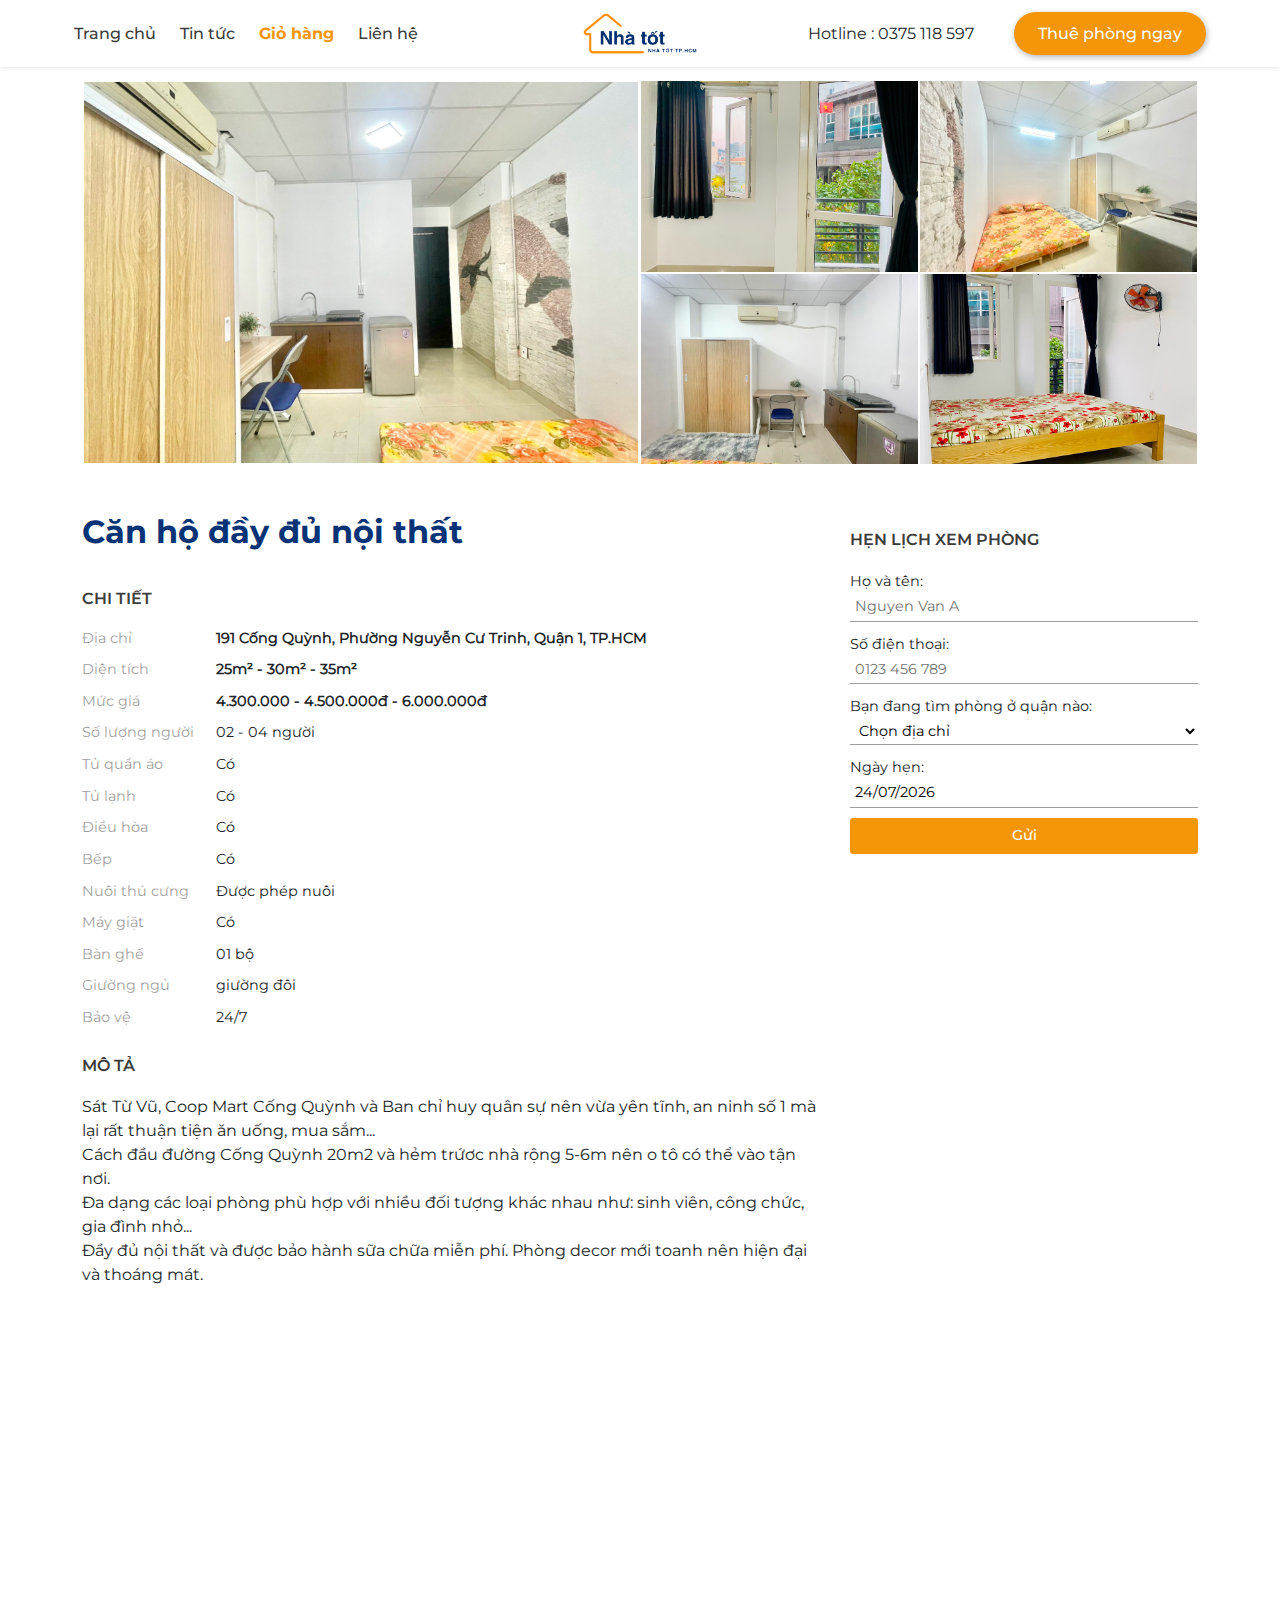
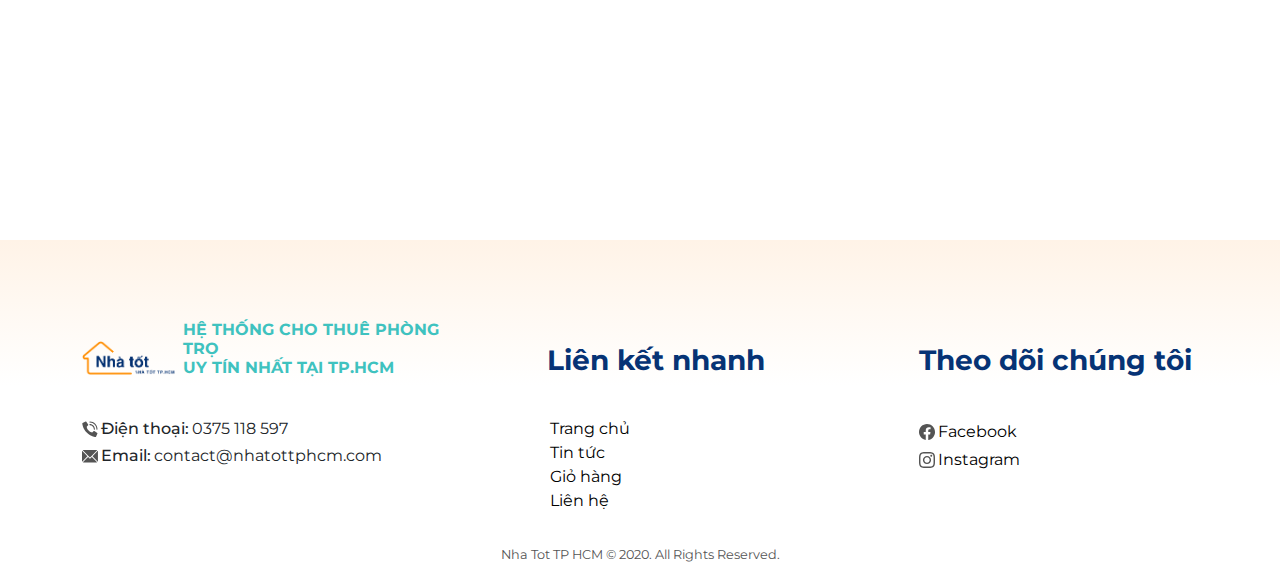
<file: can-ho-cong-quynh.html>
<!DOCTYPE html>
<html lang="en">

<head>
    <meta charset="UTF-8">
    <meta name="viewport" content="width=device-width, initial-scale=1.0">
    <link rel="shortcut icon" href="./publics/images/icon_logo.png" type="image/x-icon">
    <title>Nhà tốt - Nơi lưu trú lý tưởng dành cho bạn</title>

    <!-- BASE LINK -->
    <link rel="stylesheet" href="./publics/css/style.css">
    <link rel="stylesheet" href="./publics/css/bootstrap.min.css">
    <link rel="stylesheet" href="./publics/css/flatpickr.min.css">
    <link rel="stylesheet" href="./publics/css/aos.min.css">
    <link rel="stylesheet" href="./publics/css/swiper-bundle.min.css">
    <link rel="stylesheet" href="./publics/css/fancybox.min.css">
    <link rel="stylesheet" href="./publics/css/toastr.min.css">

    <!-- SCRIPT -->
    <script src="./publics/js/flatpickr.js"></script>
    <script src="./publics/js/aos.min.js"></script>
    <script src="./publics/js/swiper-bundle.min.js"></script>
    

</head>

<body>
    <div class="main detail-page">
        <!-- HEADDER START -->
        <header class="header">
            <div class="header-desk">
                <div class="container">
                    <div class="header-menu header-menu-left col-5">
                        <ul>
                            <li>
                                <a href="./index.html">Trang chủ</a>
                            </li>
                            <li>
                                <a href="./news.html">Tin tức</a>
                            </li>
                            <li>
                                <a class="active" href="./phong-tro.html">Giỏ hàng</a>
                            </li>
                            <li>
                                <a href="./contact.html">Liên hệ</a>
                            </li>
                        </ul>
                    </div>

                    <div class="header-menu header-menu-center logo col-2">
                        <img src="./publics/images/logo.png" width="60%" alt="">
                    </div>

                    <div class="header-menu header-menu-right col-5">
                        <p>Hotline : 0375 118 597</p>
                        <div class="booking-now">
                            <a href="./phong-tro.html">Thuê phòng ngay</a>
                        </div>
                    </div>
                </div>
            </div>
            <!-- HEADER MOBILE START -->
            <div class="header-mob">
                <div class="menu-set">
                    <div class="container">
                        <div class="btn-mobile">
                            <div class="item_menu top"></div>
                            <div class="item_menu center"></div>
                            <div class="item_menu bottom"></div>
                        </div>

                        <div class="booking-now">
                            <a href="./phong-tro.html">Thuê phòng ngay</a>
                        </div>
                    </div>
                </div>
                <div class="menu-move">
                    <ul>
                        <li>
                            <a href="./index.html">Trang chủ</a>
                        </li>
                        <li>
                            <a href="./news.html">Tin tức</a>
                        </li>
                        <li>
                            <a class="active" href="./phong-tro.html">Giỏ hàng</a>
                        </li>
                        <li>
                            <a href="./contact.html">Liên hệ</a>
                        </li>
                    </ul>
                </div>
            </div>
        </header>
        <!-- HEADDER END -->

        <!-- MAIN START -->
        <div class="main-page container">
            <!-- IMAGES START -->
            <div class="images">
                <div class="content-left col-md-6 col-12">
                    <div class="item-images-left">
                        <a class="fancybox" data-fancybox href="./publics/images/cong-quynh-01.png">
                            <img src="./publics/images/cong-quynh-01.png" width="100%" alt="">
                        </a>
                    </div>
                </div>
                <div class="content-right col-md-6 col-12">
                    <div class="item-images-right">
                        <a class="fancybox" data-fancybox href="./publics/images/cong-quynh-02.png">
                            <img src="./publics/images/cong-quynh-02.png" width="100%" alt="">
                        </a>
                    </div>
                    <div class="item-images-right">
                        <a class="fancybox" data-fancybox href="./publics/images/cong-quynh-03.png">
                            <img src="./publics/images/cong-quynh-03.png" width="100%" alt="">
                        </a>
                    </div>
                    <div class="item-images-right">
                        <a class="fancybox" data-fancybox href="./publics/images/cong-quynh-04.png">
                            <img src="./publics/images/cong-quynh-04.png" width="100%" alt="">
                        </a>
                    </div>
                    <div class="item-images-right">
                        <a class="fancybox" data-fancybox href="./publics/images/cong-quynh-05.png">
                            <img src="./publics/images/cong-quynh-05.png" width="100%" alt="">
                        </a>
                    </div>
                </div>
            </div>
            <!-- IMAGES END -->

            <!-- DETAIL ROOM START -->
            <div class="detail-room col-12">
                <div class="content-left col-md-8 col-12">
                    <h1 class="title-room">Căn hộ đầy đủ nội thất</h1>

                    <!--  -->
                    <div class="title-desc">CHI TIẾT</div>

                    <div class="list-desc">
                        <div class="item-desc">
                            <p class="left">Địa chỉ</p>
                            <p id="location" class="right bold">191 Cống Quỳnh, Phường Nguyễn Cư Trinh, Quận 1, TP.HCM</p>
                        </div>
                        <div class="item-desc">
                            <p class="left">Diện tích</p>
                            <p class="right bold">25m² - 30m² - 35m²</p>
                        </div>
                        <div class="item-desc">
                            <p class="left">Mức giá</p>
                            <p class="right bold">4.300.000 - 4.500.000đ - 6.000.000đ</p>
                        </div>
                        <div class="item-desc">
                            <p class="left">Số lượng người</p>
                            <p class="right">02 - 04 người</p>
                        </div>
                        <div class="item-desc">
                            <p class="left">Tủ quần áo</p>
                            <p class="right">Có</p>
                        </div>
                        <div class="item-desc">
                            <p class="left">Tủ lạnh</p>
                            <p class="right">Có</p>
                        </div>
                        <div class="item-desc">
                            <p class="left">Điều hòa</p>
                            <p class="right">Có</p>
                        </div>
                        <div class="item-desc">
                            <p class="left">Bếp</p>
                            <p class="right">Có</p>
                        </div>
                        <div class="item-desc">
                            <p class="left">Nuôi thú cưng</p>
                            <p class="right">Được phép nuôi</p>
                        </div>
                        <div class="item-desc">
                            <p class="left">Máy giặt</p>
                            <p class="right">Có</p>
                        </div>
                        <div class="item-desc">
                            <p class="left">Bàn ghế</p>
                            <p class="right">01 bộ</p>
                        </div>
                        <div class="item-desc">
                            <p class="left">Giường ngủ</p>
                            <p class="right">giường đôi</p>
                        </div>
                        <div class="item-desc">
                            <p class="left">Bảo vệ</p>
                            <p class="right">24/7</p>
                        </div>
                    </div>

                    <!--  -->
                    <div class="title-desc">Mô tả</div>
                    <div class="text-desc">
                        <p>
                            Sát  Từ Vũ, Coop Mart Cống Quỳnh và Ban chỉ huy quân sự nên vừa yên tĩnh, an ninh số 1 mà lại rất thuận tiện ăn uống, mua sắm...
                            <br>Cách đầu đường Cống Quỳnh 20m2 và hẻm trứơc nhà rộng 5-6m nên o tô có thể vào tận nơi.
                            <br>Đa dạng các loại phòng phù hợp với nhiều đối tượng khác nhau như: sinh viên, công chức, gia đình nhỏ...
                            <br>Đầy đủ nội thất và được bảo hành sữa chữa miễn phí. Phòng decor mới toanh nên hiện đại và thoáng mát.
                        </p>
                    </div>

                </div>
                <!--  -->
                <div class="booking-form col-md-4 col-12">
                    <div class="title-desc">Hẹn lịch xem phòng</div>
                    <div class="form-data col-12">
                        <form action="">
                            <div class="item-form col-12">
                                <label for="user-name">Họ và tên:</label>
                                <input required type="text" placeholder="Nguyen Van A" id="user-name">
                            </div>
                            <div class="item-form col-12">
                                <label for="phone-number">Số điện thoại:</label>
                                <input required type="text" placeholder="0123 456 789" id="phone-number">
                            </div>
                            <div class="item-form col-12">
                                <label for="phone-number">Bạn đang tìm phòng ở quận nào:</label>
                                <select name="" id="address">
                                    <option disabled selected>Chọn địa chỉ</option>
                                    <option value="Quận 1">Quận 1</option>
                                    <option value="Quận 3">Quận 3</option>
                                    <option value="Quận 4">Quận 4</option>
                                    <option value="Quận 5">Quận 5</option>
                                    <option value="Quận 6">Quận 6</option>
                                    <option value="Quận 7">Quận 7</option>
                                    <option value="Quận 8">Quận 8</option>
                                    <option value="Quận 9">Quận 9</option>
                                    <option value="Quận 10">Quận 10</option>
                                    <option value="Quận 11">Quận 11</option>
                                    <option value="Quận 12">Quận 12</option>
                                    <option value="Quận Bình Tân">Quận Bình Tân</option>
                                    <option value="Quận Bình Thạnh">Quận Bình Thạnh</option>
                                    <option value="Quận Gò Vấp">Quận Gò Vấp</option>
                                    <option value="Quận Phú Nhuận">Quận Phú Nhuận</option>
                                    <option value="Quận Tân Bình">Quận Tân Bình</option>
                                    <option value="Quận Tân Phú">Quận Tân Phú</option>
                                    <option value="Huyện Bình Chánh">Huyện Bình Chánh</option>
                                    <option value="Huyện Nhà Bè">Huyện Nhà Bè</option>
                                    <option value="Huyện Hóc Môn">Huyện Hóc Môn</option>
                                    <option value="Huyện Củ Chi">Huyện Củ Chi</option>
                                    <option value="Huyện Cần Giờ">Huyện Cần Giờ</option>
                                </select>
                            </div>
                            <div class="item-form col-12">
                                <label for="input-buy-home">Ngày hẹn:</label>
                                <input required type="text" id="input-buy-home" placeholder="Chọn ngày tháng"></input>
                            </div>
                            <div class="item-form col-12">
                                <button id="btnSubmit">Gửi</button>
                            </div>
                        </form>
                    </div>
                </div>
            </div>

            <!-- DETAIL ROOM END -->
        </div>
        <div id="map-contact">
            <iframe src="https://www.google.com/maps/embed?pb=!1m18!1m12!1m3!1d3919.568038393747!2d106.6808092857679!3d10.767736161998945!2m3!1f0!2f0!3f0!3m2!1i1024!2i768!4f13.1!3m3!1m2!1s0x31752f1860868d1d%3A0x5788e5c550af14a6!2zMTkxIMSQLiBD4buRbmcgUXXhu7NuaCwgUGjGsOG7nW5nIE5ndXnhu4VuIEPGsCBUcmluaCwgUXXhuq1uIDEsIFRow6BuaCBwaOG7kSBI4buTIENow60gTWluaCwgVmlldG5hbQ!5e0!3m2!1sen!2s!4v1713870458912!5m2!1sen!2s" width="100%" height="450" style="border:0;" allowfullscreen="" loading="lazy" referrerpolicy="no-referrer-when-downgrade"></iframe>
        </div>
        <!-- MAIN END -->

        <!-- FOOTER START -->
        <div class="footer">
            <div class="container">
                <div class="item-footer col-md-4 col-12">
                    <div class="top">
                        <div class="logo col-md-3 col-5">
                            <img src="./publics/images/logo.png" width="100%" alt="">
                        </div>
                        <div class="title col-md-9 col-12">
                            <h6>Hệ thống cho thuê phòng trọ <br> uy tín nhất tại TP.HCM</h6>
                        </div>
                    </div>
                    <div class="bottom">
                        <div class="item-content">
                            <div class="left">
                                <svg width="26" height="27" viewBox="0 0 26 27" fill="none"
                                    xmlns="http://www.w3.org/2000/svg">
                                    <path
                                        d="M10.6385 16.073C8.18664 13.5542 7.63302 11.0355 7.50812 10.0264C7.47322 9.74735 7.56669 9.46753 7.76101 9.26931L9.74518 7.23194C10.0371 6.93229 10.0888 6.4653 9.87008 6.10589L6.71091 1.06662C6.46888 0.66863 5.97191 0.524993 5.56337 0.734943L0.491788 3.18861C0.161415 3.35572 -0.0329063 3.71631 0.00460389 4.09264C0.270341 6.68598 1.37093 13.061 7.46959 19.3265C13.5682 25.5919 19.7732 26.722 22.299 26.995C22.6654 27.0335 23.0164 26.8339 23.1791 26.4945L25.5676 21.2847C25.7712 20.8659 25.6323 20.3567 25.2465 20.1076L20.341 16.8632C19.9913 16.6383 19.5367 16.6911 19.2448 16.9906L17.2615 19.0289C17.0686 19.2285 16.7962 19.3245 16.5246 19.2887C15.5422 19.1604 13.0904 18.5917 10.6385 16.073Z"
                                        fill="#545454" />
                                    <path
                                        d="M20.374 14.7439C19.8848 14.7439 19.4882 14.3365 19.4882 13.8339C19.484 10.0666 16.5121 7.0136 12.8448 7.00934C12.3556 7.00934 11.959 6.60194 11.959 6.0994C11.959 5.59685 12.3556 5.18945 12.8448 5.18945C17.4901 5.19472 21.2546 9.06189 21.2598 13.8339C21.2598 14.3365 20.8632 14.7439 20.374 14.7439Z"
                                        fill="#545454" />
                                    <path
                                        d="M24.8029 14.7428C24.3137 14.7428 23.9171 14.3354 23.9171 13.8329C23.9103 7.55392 18.957 2.46558 12.8448 2.45856C12.3556 2.45856 11.959 2.05116 11.959 1.54862C11.959 1.04607 12.3556 0.638672 12.8448 0.638672C19.935 0.646696 25.6809 6.54924 25.6887 13.8329C25.6887 14.0742 25.5954 14.3056 25.4293 14.4763C25.2632 14.6469 25.0379 14.7428 24.8029 14.7428Z"
                                        fill="#545454" />
                                </svg>
                                <p>Điện thoại:</p>
                            </div>
                            <div class="right">
                                <p>0375 118 597</p>
                            </div>
                        </div>
                        <div class="item-content">
                            <div class="left">
                                <svg width="27" height="22" viewBox="0 0 27 22" fill="none"
                                    xmlns="http://www.w3.org/2000/svg">
                                    <path
                                        d="M24.5457 0.943359H2.36489C2.0008 0.943359 1.65994 1.03531 1.35156 1.18687L13.4027 13.5667L16.1038 10.9C16.1038 10.9 16.104 10.8998 16.104 10.8997C16.1041 10.8995 16.1043 10.8994 16.1043 10.8994L25.5594 1.18709C25.2509 1.03542 24.9099 0.943359 24.5457 0.943359Z"
                                        fill="#545454" />
                                    <path
                                        d="M26.675 2.33594L17.7773 11.4758L26.6747 20.6158C26.8223 20.299 26.9118 19.9488 26.9118 19.5748V3.37652C26.9118 3.00271 26.8225 2.65261 26.675 2.33594Z"
                                        fill="#545454" />
                                    <path
                                        d="M0.237051 2.33594C0.0895116 2.65272 0 3.00288 0 3.3769V19.5752C0 19.949 0.0894064 20.2992 0.23684 20.6159L9.13454 11.4761L0.237051 2.33594Z"
                                        fill="#545454" />
                                    <path
                                        d="M16.662 12.6173L13.9605 15.2842C13.8065 15.4424 13.6048 15.5215 13.4031 15.5215C13.2015 15.5215 12.9997 15.4424 12.8457 15.2842L10.2494 12.6172L1.35156 21.7571C1.65999 21.9088 2.00106 22.0008 2.36526 22.0008H24.546C24.9101 22.0008 25.251 21.9089 25.5594 21.7573L16.662 12.6173Z"
                                        fill="#545454" />
                                </svg>
                                <p>Email:</p>
                            </div>
                            <div class="right">
                                <p>contact@nhatottphcm.com</p>
                            </div>
                        </div>
                    </div>
                </div>
                <div class="item-footer col-md-3 col-12">
                    <div class="title">
                        <h3>Liên kết nhanh</h3>
                    </div>
                    <div class="content">
                        <p>
                            <a href="./index.html">Trang chủ</a>
                        </p>
                        <p>
                            <a href="./news.html">Tin tức</a>
                        </p>
                        <p>
                            <a href="./phong-tro.html">Giỏ hàng</a>
                        </p>
                        <p>
                            <a href="./contact.html">Liên hệ</a>
                        </p>
                    </div>
                </div>
                <div class="item-footer col-md-3 col-12">
                    <div class="title">
                        <h3>Theo dõi chúng tôi</h3>
                    </div>
                    <div class="content">
                        <div class="item-content">
                            <svg width="16" height="16" viewBox="0 0 16 16" fill="none"
                                xmlns="http://www.w3.org/2000/svg">
                                <path
                                    d="M16.0009 8.04921C16.0009 3.60375 12.419 0 8.00047 0C3.58193 0 0 3.60375 0 8.04921C0 12.0668 2.92566 15.3968 6.7504 16.0006V10.3759H4.71903V8.04921H6.7504V6.27587C6.7504 4.25853 7.94481 3.14422 9.77229 3.14422C10.6476 3.14422 11.5632 3.30143 11.5632 3.30143V5.28229H10.5543C9.56048 5.28229 9.25054 5.90276 9.25054 6.5393V8.04921H11.4694L11.1147 10.3759H9.25054V16.0006C13.0753 15.3968 16.0009 12.0668 16.0009 8.04921Z"
                                    fill="#545454" />
                            </svg>
                            <p><a href="https://www.facebook.com/profile.php?id=100083939774542">Facebook</a></p>
                        </div>
                        <!--  -->
                        <div class="item-content">
                            <svg width="16" height="16" viewBox="0 0 16 16" fill="none"
                                xmlns="http://www.w3.org/2000/svg">
                                <path
                                    d="M8.00075 0C5.82806 0 5.55539 0.00950025 4.70205 0.048334C3.85037 0.0873344 3.26903 0.222169 2.76036 0.420004C2.23419 0.62434 1.78785 0.897676 1.34318 1.34251C0.898176 1.78719 0.62484 2.23352 0.419838 2.75953C0.221502 3.26837 0.0865008 3.84987 0.0481671 4.70122C0.01 5.55456 0 5.82739 0 8.00008C0 10.1728 0.00966692 10.4446 0.048334 11.298C0.0875011 12.1496 0.222336 12.731 0.420004 13.2396C0.624507 13.7658 0.897843 14.2121 1.34268 14.6568C1.78719 15.1018 2.23352 15.3758 2.75936 15.5802C3.26837 15.778 3.84987 15.9128 4.70138 15.9518C5.55472 15.9907 5.82723 16.0002 7.99975 16.0002C10.1726 16.0002 10.4444 15.9907 11.2978 15.9518C12.1495 15.9128 12.7315 15.778 13.2405 15.5802C13.7665 15.3758 14.2121 15.1018 14.6567 14.6568C15.1017 14.2121 15.375 13.7658 15.58 13.2398C15.7767 12.731 15.9117 12.1495 15.9517 11.2981C15.99 10.4448 16 10.1728 16 8.00008C16 5.82739 15.99 5.55472 15.9517 4.70138C15.9117 3.84971 15.7767 3.26837 15.58 2.7597C15.375 2.23352 15.1017 1.78719 14.6567 1.34251C14.2116 0.897509 13.7666 0.624173 13.24 0.420004C12.73 0.222169 12.1483 0.0873344 11.2966 0.048334C10.4433 0.00950025 10.1716 0 7.99825 0H8.00075ZM7.28308 1.44168C7.49608 1.44135 7.73375 1.44168 8.00075 1.44168C10.1368 1.44168 10.3899 1.44935 11.2335 1.48768C12.0135 1.52335 12.4368 1.65368 12.7188 1.76319C13.0921 1.90819 13.3583 2.08152 13.6381 2.36152C13.9181 2.64153 14.0915 2.9082 14.2368 3.28153C14.3463 3.5632 14.4768 3.98654 14.5123 4.76655C14.5507 5.60989 14.559 5.86323 14.559 7.99825C14.559 10.1333 14.5507 10.3866 14.5123 11.2299C14.4767 12.01 14.3463 12.4333 14.2368 12.715C14.0918 13.0883 13.9181 13.3541 13.6381 13.634C13.3581 13.914 13.0923 14.0873 12.7188 14.2323C12.4371 14.3423 12.0135 14.4723 11.2335 14.508C10.3901 14.5463 10.1368 14.5547 8.00075 14.5547C5.86456 14.5547 5.61139 14.5463 4.76805 14.508C3.98804 14.472 3.5647 14.3416 3.28253 14.2321C2.9092 14.0871 2.64253 13.9138 2.36252 13.6338C2.08252 13.3538 1.90919 13.0878 1.76385 12.7143C1.65435 12.4326 1.52385 12.0093 1.48835 11.2293C1.45002 10.3859 1.44235 10.1326 1.44235 7.99625C1.44235 5.85989 1.45002 5.60789 1.48835 4.76455C1.52402 3.98454 1.65435 3.5612 1.76385 3.2792C1.90885 2.90586 2.08252 2.63919 2.36252 2.35919C2.64253 2.07919 2.9092 1.90585 3.28253 1.76052C3.56454 1.65052 3.98804 1.52052 4.76805 1.48468C5.50606 1.45135 5.79206 1.44135 7.28308 1.43968V1.44168ZM12.2711 2.77003C11.7411 2.77003 11.3111 3.19953 11.3111 3.72971C11.3111 4.25971 11.7411 4.68972 12.2711 4.68972C12.8011 4.68972 13.2311 4.25971 13.2311 3.72971C13.2311 3.1997 12.8011 2.7697 12.2711 2.7697V2.77003ZM8.00075 3.89171C5.73189 3.89171 3.89237 5.73123 3.89237 8.00008C3.89237 10.2689 5.73189 12.1076 8.00075 12.1076C10.2696 12.1076 12.1085 10.2689 12.1085 8.00008C12.1085 5.73123 10.2694 3.89171 8.00058 3.89171H8.00075ZM8.00075 5.33339C9.47343 5.33339 10.6674 6.52723 10.6674 8.00008C10.6674 9.47277 9.47343 10.6668 8.00075 10.6668C6.5279 10.6668 5.33406 9.47277 5.33406 8.00008C5.33406 6.52723 6.5279 5.33339 8.00075 5.33339V5.33339Z"
                                    fill="#545454" />
                            </svg>
                            <p><a href="#">Instagram</a></p>
                        </div>
                    </div>
                </div>
            </div>
            <p class="coppy-r">Nha Tot TP HCM © 2020. All Rights Reserved.</p>
        </div>
        <!-- FOOTER END -->
    </div>


    <!-- BASE LINK SCRIPT -->
    <script src="./publics/js/bootstrap.min.js"></script>
    <script src="./publics/js/jquery-3.7.1.min.js"></script>
    <script src="./publics/js/index.js"></script>
    <script src="https://cdn.emailjs.com/dist/email.min.js"></script>
    <script src="./publics/js/fancybox.min.js"></script>
    <script src="./publics/js/toastr.min.js"></script>
    <script src="./publics/js/sendEmail.js"></script>

</body>

</html>
</file>
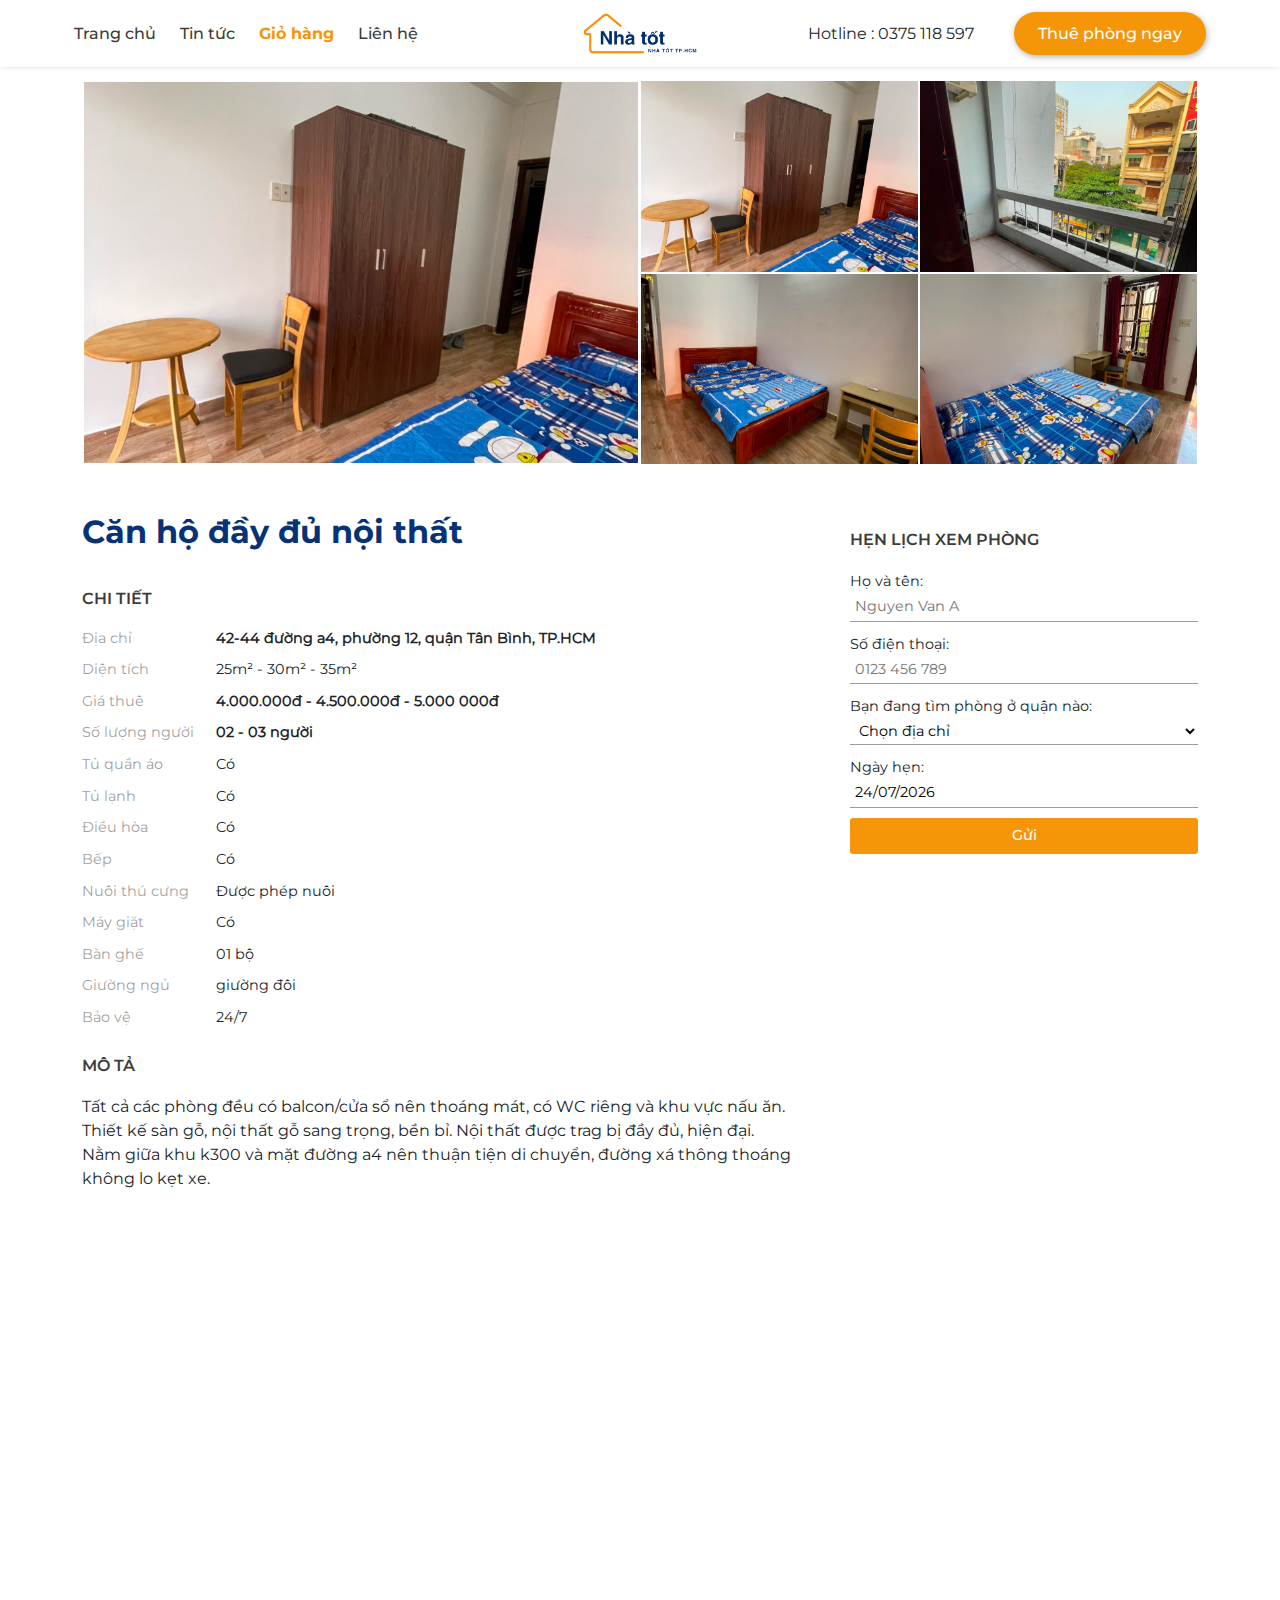
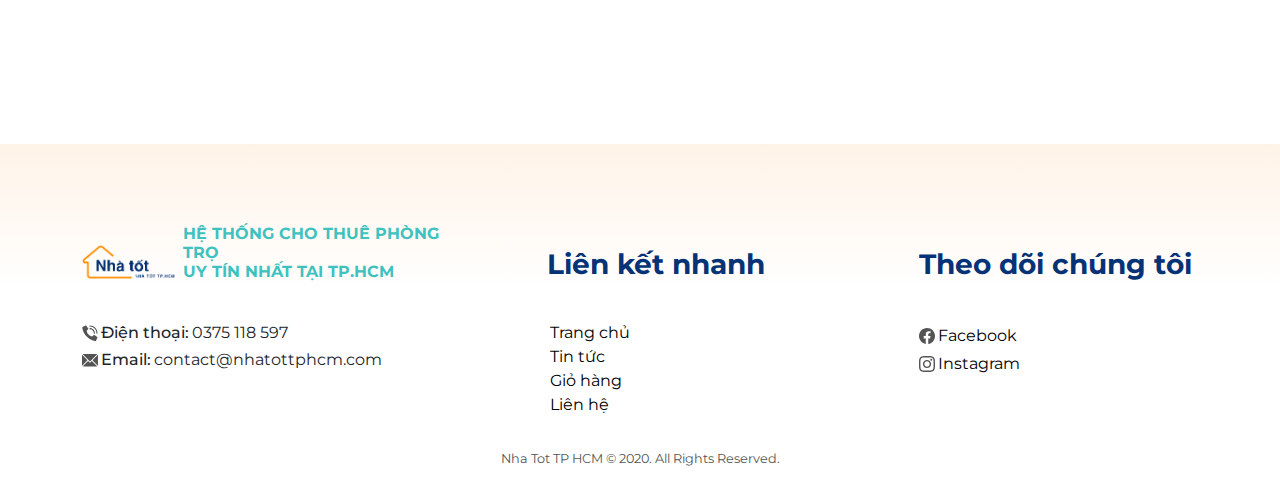
<file: can-ho-duong-k300.html>
<!DOCTYPE html>
<html lang="en">

<head>
    <meta charset="UTF-8">
    <meta name="viewport" content="width=device-width, initial-scale=1.0">
    <link rel="shortcut icon" href="./publics/images/icon_logo.png" type="image/x-icon">
    <title>Nhà tốt - Nơi lưu trú lý tưởng dành cho bạn</title>

    <!-- BASE LINK -->
    <link rel="stylesheet" href="./publics/css/style.css">
    <link rel="stylesheet" href="./publics/css/bootstrap.min.css">
    <link rel="stylesheet" href="./publics/css/flatpickr.min.css">
    <link rel="stylesheet" href="./publics/css/aos.min.css">
    <link rel="stylesheet" href="./publics/css/swiper-bundle.min.css">
    <link rel="stylesheet" href="./publics/css/fancybox.min.css">
    <link rel="stylesheet" href="./publics/css/toastr.min.css">

    <!-- SCRIPT -->
    <script src="./publics/js/flatpickr.js"></script>
    <script src="./publics/js/aos.min.js"></script>
    <script src="./publics/js/swiper-bundle.min.js"></script>
    

</head>

<body>
    <div class="main detail-page">
        <!-- HEADDER START -->
        <header class="header">
            <div class="header-desk">
                <div class="container">
                    <div class="header-menu header-menu-left col-5">
                        <ul>
                            <li>
                                <a href="./index.html">Trang chủ</a>
                            </li>
                            <li>
                                <a href="./news.html">Tin tức</a>
                            </li>
                            <li>
                                <a class="active" href="./phong-tro.html">Giỏ hàng</a>
                            </li>
                            <li>
                                <a href="./contact.html">Liên hệ</a>
                            </li>
                        </ul>
                    </div>

                    <div class="header-menu header-menu-center logo col-2">
                        <img src="./publics/images/logo.png" width="60%" alt="">
                    </div>

                    <div class="header-menu header-menu-right col-5">
                        <p>Hotline : 0375 118 597</p>
                        <div class="booking-now">
                            <a href="./phong-tro.html">Thuê phòng ngay</a>
                        </div>
                    </div>
                </div>
            </div>
            <!-- HEADER MOBILE START -->
            <div class="header-mob">
                <div class="menu-set">
                    <div class="container">
                        <div class="btn-mobile">
                            <div class="item_menu top"></div>
                            <div class="item_menu center"></div>
                            <div class="item_menu bottom"></div>
                        </div>

                        <div class="booking-now">
                            <a href="./phong-tro.html">Thuê phòng ngay</a>
                        </div>
                    </div>
                </div>
                <div class="menu-move">
                    <ul>
                        <li>
                            <a href="./index.html">Trang chủ</a>
                        </li>
                        <li>
                            <a href="./news.html">Tin tức</a>
                        </li>
                        <li>
                            <a class="active" href="./phong-tro.html">Giỏ hàng</a>
                        </li>
                        <li>
                            <a href="./contact.html">Liên hệ</a>
                        </li>
                    </ul>
                </div>
            </div>
        </header>
        <!-- HEADDER END -->

        <!-- MAIN START -->
        <div class="main-page container">
            <!-- IMAGES START -->
            <div class="images">
                <div class="content-left col-md-6 col-12">
                    <div class="item-images-left">
                        <a class="fancybox" data-fancybox href="./publics/images/duong-k300-01.png">
                            <img src="./publics/images/duong-k300-01.png" width="100%" alt="">
                        </a>
                    </div>
                </div>
                <div class="content-right col-md-6 col-12">
                    <div class="item-images-right">
                        <a class="fancybox" data-fancybox href="./publics/images/duong-k300-01.png">
                            <img src="./publics/images/duong-k300-01.png" width="100%" alt="">
                        </a>
                    </div>
                    <div class="item-images-right">
                        <a class="fancybox" data-fancybox href="./publics/images/duong-k300-02.png">
                            <img src="./publics/images/duong-k300-02.png" width="100%" alt="">
                        </a>
                    </div>
                    <div class="item-images-right">
                        <a class="fancybox" data-fancybox href="./publics/images/duong-k300-03.png">
                            <img src="./publics/images/duong-k300-03.png" width="100%" alt="">
                        </a>
                    </div>
                    <div class="item-images-right">
                        <a class="fancybox" data-fancybox href="./publics/images/duong-k300-04.png">
                            <img src="./publics/images/duong-k300-04.png" width="100%" alt="">
                        </a>
                    </div>
                </div>
            </div>
            <!-- IMAGES END -->

            <!-- DETAIL ROOM START -->
            <div class="detail-room col-12">
                <div class="content-left col-md-8 col-12">
                    <h1 class="title-room">Căn hộ đầy đủ nội thất</h1>

                    <!--  -->
                    <div class="title-desc">CHI TIẾT</div>

                    <div class="list-desc">
                        <div class="item-desc">
                            <p class="left">Địa chỉ</p>
                            <p id="location" class="right bold">42-44 đường a4, phường 12, quận Tân Bình, TP.HCM</p>
                        </div>
                        <div class="item-desc">
                            <p class="left">Diện tích</p>
                            <p class="right">25m² - 30m² - 35m²</p>
                        </div>
                        <div class="item-desc">
                            <p class="left">Giá thuê</p>
                            <p class="right bold">4.000.000đ - 4.500.000đ - 5.000 000đ</p>
                        </div>
                        <div class="item-desc">
                            <p class="left">Số lượng người</p>
                            <p class="right bold">02 - 03 người</p>
                        </div>
                        <div class="item-desc">
                            <p class="left">Tủ quần áo</p>
                            <p class="right">Có</p>
                        </div>
                        <div class="item-desc">
                            <p class="left">Tủ lạnh</p>
                            <p class="right">Có</p>
                        </div>
                        <div class="item-desc">
                            <p class="left">Điều hòa</p>
                            <p class="right">Có</p>
                        </div>
                        <div class="item-desc">
                            <p class="left">Bếp</p>
                            <p class="right">Có</p>
                        </div>
                        <div class="item-desc">
                            <p class="left">Nuôi thú cưng</p>
                            <p class="right">Được phép nuôi</p>
                        </div>
                        <div class="item-desc">
                            <p class="left">Máy giặt</p>
                            <p class="right">Có</p>
                        </div>
                        <div class="item-desc">
                            <p class="left">Bàn ghế</p>
                            <p class="right">01 bộ</p>
                        </div>
                        <div class="item-desc">
                            <p class="left">Giường ngủ</p>
                            <p class="right">giường đôi</p>
                        </div>
                        <div class="item-desc">
                            <p class="left">Bảo vệ</p>
                            <p class="right">24/7</p>
                        </div>
                    </div>

                    <!--  -->
                    <div class="title-desc">Mô tả</div>
                    <div class="text-desc">
                        <p>Tất cả các phòng đều có balcon/cửa sổ nên thoáng mát, có WC riêng và khu vực nấu ăn. Thiết kế sàn gỗ, nội thất gỗ sang trọng, bền bỉ. Nội thất được trag bị đầy đủ, hiện đại. 
                            <br>Nằm giữa khu k300 và mặt đường a4 nên thuận tiện di chuyển, đường xá thông thoáng không lo kẹt xe.</p>
                    </div>

                </div>
                <!--  -->
                <div class="booking-form col-md-4 col-12">
                    <div class="title-desc">Hẹn lịch xem phòng</div>
                    <div class="form-data col-12">
                        <form action="">
                            <div class="item-form col-12">
                                <label for="user-name">Họ và tên:</label>
                                <input required type="text" placeholder="Nguyen Van A" id="user-name">
                            </div>
                            <div class="item-form col-12">
                                <label for="phone-number">Số điện thoại:</label>
                                <input required type="text" placeholder="0123 456 789" id="phone-number">
                            </div>
                            <div class="item-form col-12">
                                <label for="phone-number">Bạn đang tìm phòng ở quận nào:</label>
                                <select name="" id="address">
                                    <option disabled selected>Chọn địa chỉ</option>
                                    <option value="Quận 1">Quận 1</option>
                                    <option value="Quận 3">Quận 3</option>
                                    <option value="Quận 4">Quận 4</option>
                                    <option value="Quận 5">Quận 5</option>
                                    <option value="Quận 6">Quận 6</option>
                                    <option value="Quận 7">Quận 7</option>
                                    <option value="Quận 8">Quận 8</option>
                                    <option value="Quận 9">Quận 9</option>
                                    <option value="Quận 10">Quận 10</option>
                                    <option value="Quận 11">Quận 11</option>
                                    <option value="Quận 12">Quận 12</option>
                                    <option value="Quận Bình Tân">Quận Bình Tân</option>
                                    <option value="Quận Bình Thạnh">Quận Bình Thạnh</option>
                                    <option value="Quận Gò Vấp">Quận Gò Vấp</option>
                                    <option value="Quận Phú Nhuận">Quận Phú Nhuận</option>
                                    <option value="Quận Tân Bình">Quận Tân Bình</option>
                                    <option value="Quận Tân Phú">Quận Tân Phú</option>
                                    <option value="Huyện Bình Chánh">Huyện Bình Chánh</option>
                                    <option value="Huyện Nhà Bè">Huyện Nhà Bè</option>
                                    <option value="Huyện Hóc Môn">Huyện Hóc Môn</option>
                                    <option value="Huyện Củ Chi">Huyện Củ Chi</option>
                                    <option value="Huyện Cần Giờ">Huyện Cần Giờ</option>
                                </select>
                            </div>
                            <div class="item-form col-12">
                                <label for="input-buy-home">Ngày hẹn:</label>
                                <input required type="text" id="input-buy-home" placeholder="Chọn ngày tháng"></input>
                            </div>
                            <div class="item-form col-12">
                                <button id="btnSubmit">Gửi</button>
                            </div>
                        </form>
                    </div>
                </div>
            </div>

            <!-- DETAIL ROOM END -->
        </div>
        <div id="map-contact">
            <iframe src="https://www.google.com/maps/embed?pb=!1m18!1m12!1m3!1d3919.146848189999!2d106.64708767599843!3d10.800062889350142!2m3!1f0!2f0!3f0!3m2!1i1024!2i768!4f13.1!3m3!1m2!1s0x317529490022c46b%3A0x936f60dd4fcd8050!2zNDIgxJDGsOG7nW5nIEE0LCBQaMaw4budbmcgMTIsIFTDom4gQsOsbmgsIFRow6BuaCBwaOG7kSBI4buTIENow60gTWluaCwgVmlldG5hbQ!5e0!3m2!1sen!2s!4v1713870290040!5m2!1sen!2s" width="100%" height="450" style="border:0;" allowfullscreen="" loading="lazy" referrerpolicy="no-referrer-when-downgrade"></iframe>
        </div>
        <!-- MAIN END -->

        <!-- FOOTER START -->
        <div class="footer">
            <div class="container">
                <div class="item-footer col-md-4 col-12">
                    <div class="top">
                        <div class="logo col-md-3 col-5">
                            <img src="./publics/images/logo.png" width="100%" alt="">
                        </div>
                        <div class="title col-md-9 col-12">
                            <h6>Hệ thống cho thuê phòng trọ <br> uy tín nhất tại TP.HCM</h6>
                        </div>
                    </div>
                    <div class="bottom">
                        <div class="item-content">
                            <div class="left">
                                <svg width="26" height="27" viewBox="0 0 26 27" fill="none"
                                    xmlns="http://www.w3.org/2000/svg">
                                    <path
                                        d="M10.6385 16.073C8.18664 13.5542 7.63302 11.0355 7.50812 10.0264C7.47322 9.74735 7.56669 9.46753 7.76101 9.26931L9.74518 7.23194C10.0371 6.93229 10.0888 6.4653 9.87008 6.10589L6.71091 1.06662C6.46888 0.66863 5.97191 0.524993 5.56337 0.734943L0.491788 3.18861C0.161415 3.35572 -0.0329063 3.71631 0.00460389 4.09264C0.270341 6.68598 1.37093 13.061 7.46959 19.3265C13.5682 25.5919 19.7732 26.722 22.299 26.995C22.6654 27.0335 23.0164 26.8339 23.1791 26.4945L25.5676 21.2847C25.7712 20.8659 25.6323 20.3567 25.2465 20.1076L20.341 16.8632C19.9913 16.6383 19.5367 16.6911 19.2448 16.9906L17.2615 19.0289C17.0686 19.2285 16.7962 19.3245 16.5246 19.2887C15.5422 19.1604 13.0904 18.5917 10.6385 16.073Z"
                                        fill="#545454" />
                                    <path
                                        d="M20.374 14.7439C19.8848 14.7439 19.4882 14.3365 19.4882 13.8339C19.484 10.0666 16.5121 7.0136 12.8448 7.00934C12.3556 7.00934 11.959 6.60194 11.959 6.0994C11.959 5.59685 12.3556 5.18945 12.8448 5.18945C17.4901 5.19472 21.2546 9.06189 21.2598 13.8339C21.2598 14.3365 20.8632 14.7439 20.374 14.7439Z"
                                        fill="#545454" />
                                    <path
                                        d="M24.8029 14.7428C24.3137 14.7428 23.9171 14.3354 23.9171 13.8329C23.9103 7.55392 18.957 2.46558 12.8448 2.45856C12.3556 2.45856 11.959 2.05116 11.959 1.54862C11.959 1.04607 12.3556 0.638672 12.8448 0.638672C19.935 0.646696 25.6809 6.54924 25.6887 13.8329C25.6887 14.0742 25.5954 14.3056 25.4293 14.4763C25.2632 14.6469 25.0379 14.7428 24.8029 14.7428Z"
                                        fill="#545454" />
                                </svg>
                                <p>Điện thoại:</p>
                            </div>
                            <div class="right">
                                <p>0375 118 597</p>
                            </div>
                        </div>
                        <div class="item-content">
                            <div class="left">
                                <svg width="27" height="22" viewBox="0 0 27 22" fill="none"
                                    xmlns="http://www.w3.org/2000/svg">
                                    <path
                                        d="M24.5457 0.943359H2.36489C2.0008 0.943359 1.65994 1.03531 1.35156 1.18687L13.4027 13.5667L16.1038 10.9C16.1038 10.9 16.104 10.8998 16.104 10.8997C16.1041 10.8995 16.1043 10.8994 16.1043 10.8994L25.5594 1.18709C25.2509 1.03542 24.9099 0.943359 24.5457 0.943359Z"
                                        fill="#545454" />
                                    <path
                                        d="M26.675 2.33594L17.7773 11.4758L26.6747 20.6158C26.8223 20.299 26.9118 19.9488 26.9118 19.5748V3.37652C26.9118 3.00271 26.8225 2.65261 26.675 2.33594Z"
                                        fill="#545454" />
                                    <path
                                        d="M0.237051 2.33594C0.0895116 2.65272 0 3.00288 0 3.3769V19.5752C0 19.949 0.0894064 20.2992 0.23684 20.6159L9.13454 11.4761L0.237051 2.33594Z"
                                        fill="#545454" />
                                    <path
                                        d="M16.662 12.6173L13.9605 15.2842C13.8065 15.4424 13.6048 15.5215 13.4031 15.5215C13.2015 15.5215 12.9997 15.4424 12.8457 15.2842L10.2494 12.6172L1.35156 21.7571C1.65999 21.9088 2.00106 22.0008 2.36526 22.0008H24.546C24.9101 22.0008 25.251 21.9089 25.5594 21.7573L16.662 12.6173Z"
                                        fill="#545454" />
                                </svg>
                                <p>Email:</p>
                            </div>
                            <div class="right">
                                <p>contact@nhatottphcm.com</p>
                            </div>
                        </div>
                    </div>
                </div>
                <div class="item-footer col-md-3 col-12">
                    <div class="title">
                        <h3>Liên kết nhanh</h3>
                    </div>
                    <div class="content">
                        <p>
                            <a href="./index.html">Trang chủ</a>
                        </p>
                        <p>
                            <a href="./news.html">Tin tức</a>
                        </p>
                        <p>
                            <a href="./phong-tro.html">Giỏ hàng</a>
                        </p>
                        <p>
                            <a href="./contact.html">Liên hệ</a>
                        </p>
                    </div>
                </div>
                <div class="item-footer col-md-3 col-12">
                    <div class="title">
                        <h3>Theo dõi chúng tôi</h3>
                    </div>
                    <div class="content">
                        <div class="item-content">
                            <svg width="16" height="16" viewBox="0 0 16 16" fill="none"
                                xmlns="http://www.w3.org/2000/svg">
                                <path
                                    d="M16.0009 8.04921C16.0009 3.60375 12.419 0 8.00047 0C3.58193 0 0 3.60375 0 8.04921C0 12.0668 2.92566 15.3968 6.7504 16.0006V10.3759H4.71903V8.04921H6.7504V6.27587C6.7504 4.25853 7.94481 3.14422 9.77229 3.14422C10.6476 3.14422 11.5632 3.30143 11.5632 3.30143V5.28229H10.5543C9.56048 5.28229 9.25054 5.90276 9.25054 6.5393V8.04921H11.4694L11.1147 10.3759H9.25054V16.0006C13.0753 15.3968 16.0009 12.0668 16.0009 8.04921Z"
                                    fill="#545454" />
                            </svg>
                            <p><a href="https://www.facebook.com/profile.php?id=100083939774542">Facebook</a></p>
                        </div>
                        <!--  -->
                        <div class="item-content">
                            <svg width="16" height="16" viewBox="0 0 16 16" fill="none"
                                xmlns="http://www.w3.org/2000/svg">
                                <path
                                    d="M8.00075 0C5.82806 0 5.55539 0.00950025 4.70205 0.048334C3.85037 0.0873344 3.26903 0.222169 2.76036 0.420004C2.23419 0.62434 1.78785 0.897676 1.34318 1.34251C0.898176 1.78719 0.62484 2.23352 0.419838 2.75953C0.221502 3.26837 0.0865008 3.84987 0.0481671 4.70122C0.01 5.55456 0 5.82739 0 8.00008C0 10.1728 0.00966692 10.4446 0.048334 11.298C0.0875011 12.1496 0.222336 12.731 0.420004 13.2396C0.624507 13.7658 0.897843 14.2121 1.34268 14.6568C1.78719 15.1018 2.23352 15.3758 2.75936 15.5802C3.26837 15.778 3.84987 15.9128 4.70138 15.9518C5.55472 15.9907 5.82723 16.0002 7.99975 16.0002C10.1726 16.0002 10.4444 15.9907 11.2978 15.9518C12.1495 15.9128 12.7315 15.778 13.2405 15.5802C13.7665 15.3758 14.2121 15.1018 14.6567 14.6568C15.1017 14.2121 15.375 13.7658 15.58 13.2398C15.7767 12.731 15.9117 12.1495 15.9517 11.2981C15.99 10.4448 16 10.1728 16 8.00008C16 5.82739 15.99 5.55472 15.9517 4.70138C15.9117 3.84971 15.7767 3.26837 15.58 2.7597C15.375 2.23352 15.1017 1.78719 14.6567 1.34251C14.2116 0.897509 13.7666 0.624173 13.24 0.420004C12.73 0.222169 12.1483 0.0873344 11.2966 0.048334C10.4433 0.00950025 10.1716 0 7.99825 0H8.00075ZM7.28308 1.44168C7.49608 1.44135 7.73375 1.44168 8.00075 1.44168C10.1368 1.44168 10.3899 1.44935 11.2335 1.48768C12.0135 1.52335 12.4368 1.65368 12.7188 1.76319C13.0921 1.90819 13.3583 2.08152 13.6381 2.36152C13.9181 2.64153 14.0915 2.9082 14.2368 3.28153C14.3463 3.5632 14.4768 3.98654 14.5123 4.76655C14.5507 5.60989 14.559 5.86323 14.559 7.99825C14.559 10.1333 14.5507 10.3866 14.5123 11.2299C14.4767 12.01 14.3463 12.4333 14.2368 12.715C14.0918 13.0883 13.9181 13.3541 13.6381 13.634C13.3581 13.914 13.0923 14.0873 12.7188 14.2323C12.4371 14.3423 12.0135 14.4723 11.2335 14.508C10.3901 14.5463 10.1368 14.5547 8.00075 14.5547C5.86456 14.5547 5.61139 14.5463 4.76805 14.508C3.98804 14.472 3.5647 14.3416 3.28253 14.2321C2.9092 14.0871 2.64253 13.9138 2.36252 13.6338C2.08252 13.3538 1.90919 13.0878 1.76385 12.7143C1.65435 12.4326 1.52385 12.0093 1.48835 11.2293C1.45002 10.3859 1.44235 10.1326 1.44235 7.99625C1.44235 5.85989 1.45002 5.60789 1.48835 4.76455C1.52402 3.98454 1.65435 3.5612 1.76385 3.2792C1.90885 2.90586 2.08252 2.63919 2.36252 2.35919C2.64253 2.07919 2.9092 1.90585 3.28253 1.76052C3.56454 1.65052 3.98804 1.52052 4.76805 1.48468C5.50606 1.45135 5.79206 1.44135 7.28308 1.43968V1.44168ZM12.2711 2.77003C11.7411 2.77003 11.3111 3.19953 11.3111 3.72971C11.3111 4.25971 11.7411 4.68972 12.2711 4.68972C12.8011 4.68972 13.2311 4.25971 13.2311 3.72971C13.2311 3.1997 12.8011 2.7697 12.2711 2.7697V2.77003ZM8.00075 3.89171C5.73189 3.89171 3.89237 5.73123 3.89237 8.00008C3.89237 10.2689 5.73189 12.1076 8.00075 12.1076C10.2696 12.1076 12.1085 10.2689 12.1085 8.00008C12.1085 5.73123 10.2694 3.89171 8.00058 3.89171H8.00075ZM8.00075 5.33339C9.47343 5.33339 10.6674 6.52723 10.6674 8.00008C10.6674 9.47277 9.47343 10.6668 8.00075 10.6668C6.5279 10.6668 5.33406 9.47277 5.33406 8.00008C5.33406 6.52723 6.5279 5.33339 8.00075 5.33339V5.33339Z"
                                    fill="#545454" />
                            </svg>
                            <p><a href="#">Instagram</a></p>
                        </div>
                    </div>
                </div>
            </div>
            <p class="coppy-r">Nha Tot TP HCM © 2020. All Rights Reserved.</p>
        </div>
        <!-- FOOTER END -->
    </div>


    <!-- BASE LINK SCRIPT -->
    <script src="./publics/js/bootstrap.min.js"></script>
    <script src="./publics/js/jquery-3.7.1.min.js"></script>
    <script src="./publics/js/index.js"></script>
    <script src="https://cdn.emailjs.com/dist/email.min.js"></script>
    <script src="./publics/js/fancybox.min.js"></script>
    <script src="./publics/js/toastr.min.js"></script>
    <script src="./publics/js/sendEmail.js"></script>

</body>

</html>
</file>
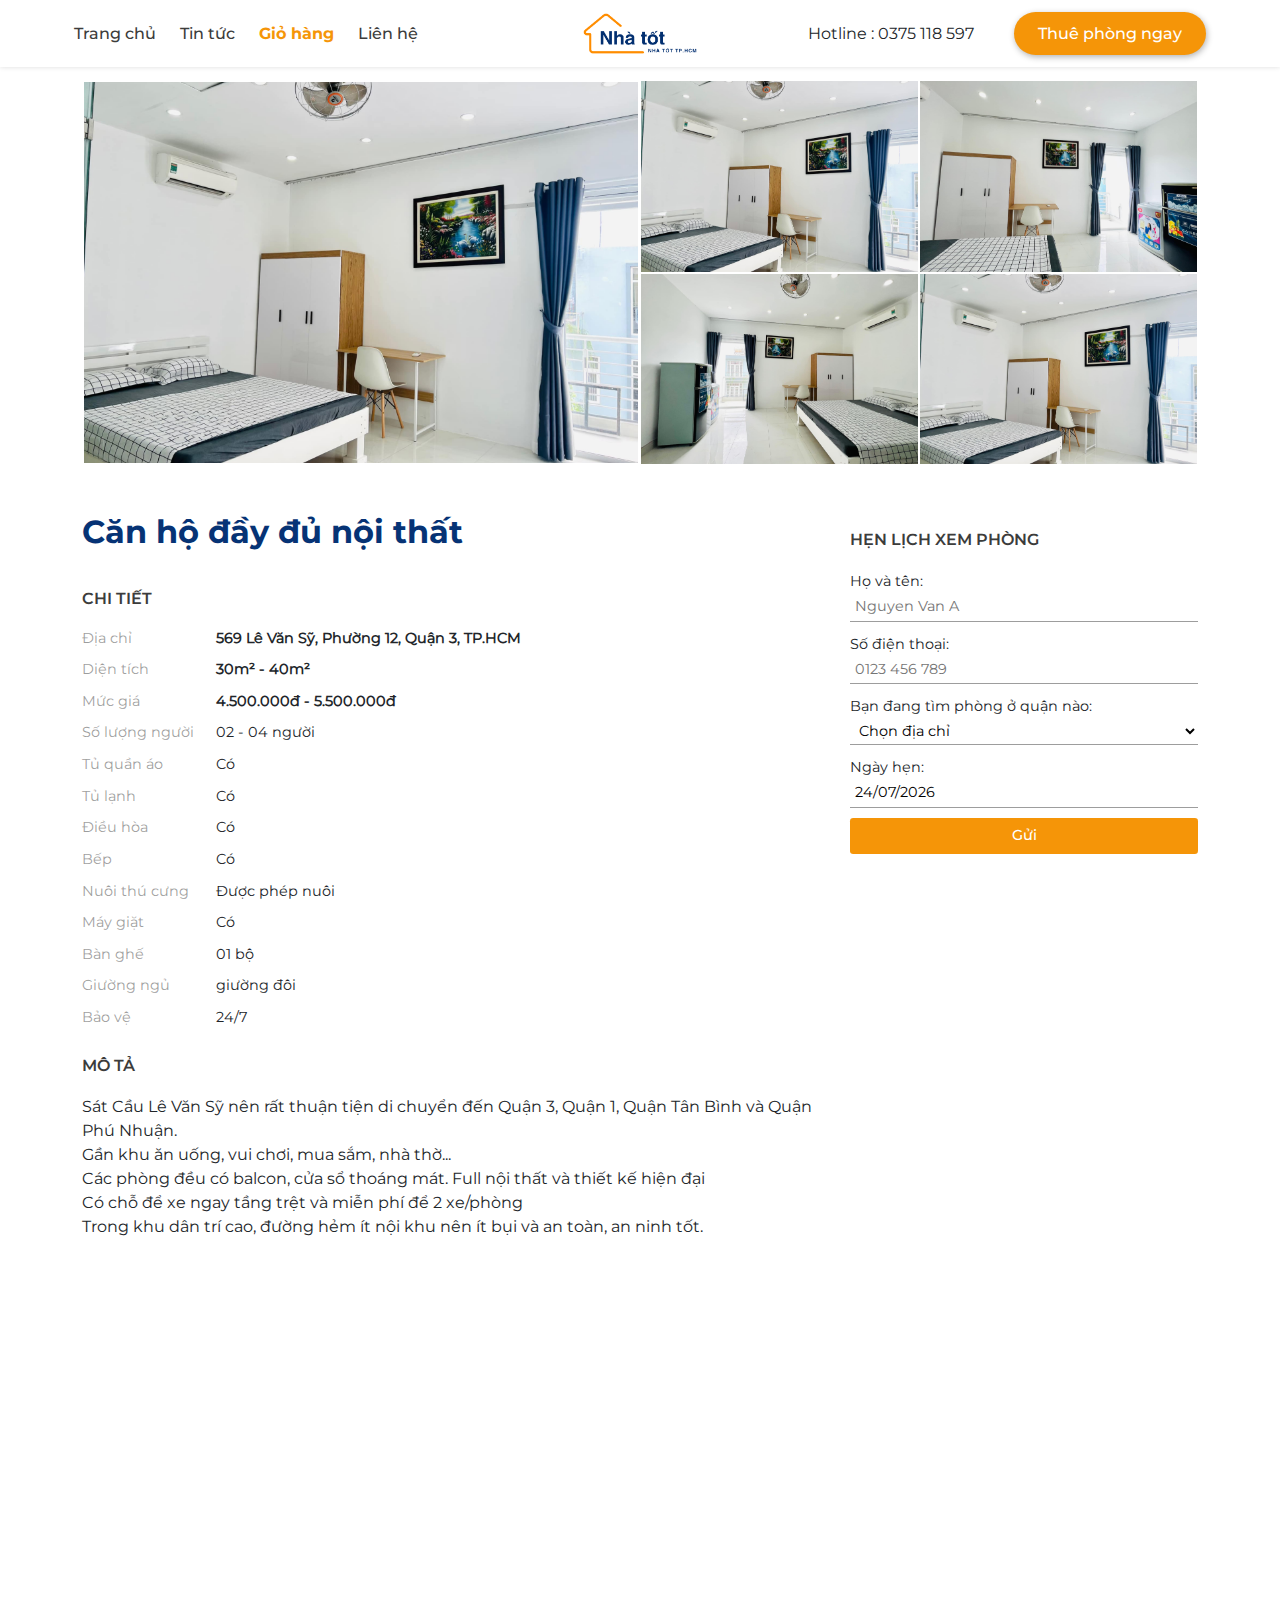
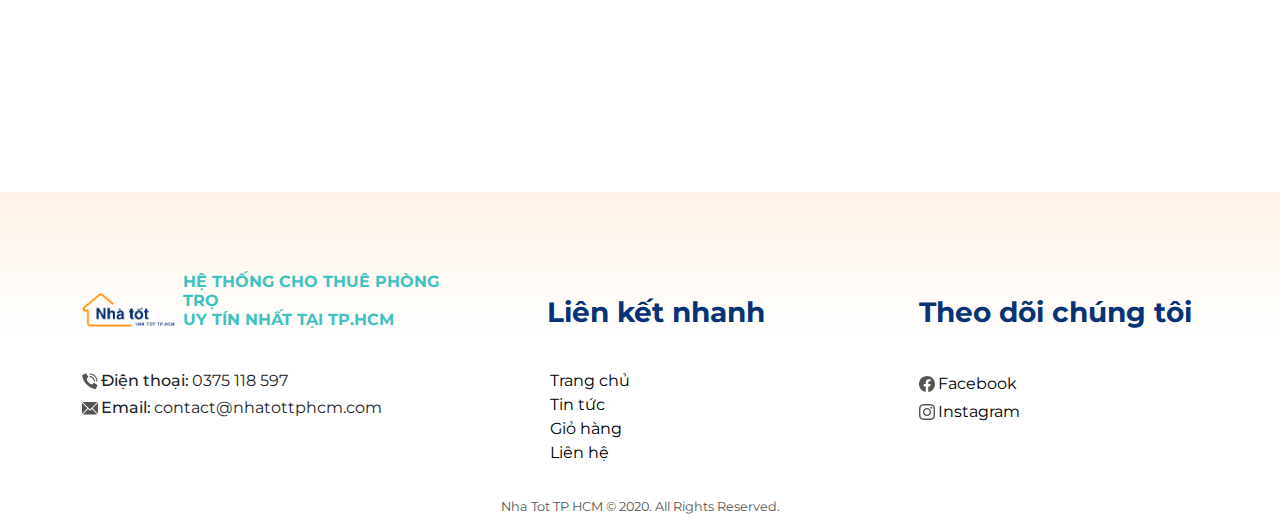
<file: can-ho-le-van-sy.html>
<!DOCTYPE html>
<html lang="en">

<head>
    <meta charset="UTF-8">
    <meta name="viewport" content="width=device-width, initial-scale=1.0">
    <link rel="shortcut icon" href="./publics/images/icon_logo.png" type="image/x-icon">
    <title>Nhà tốt - Nơi lưu trú lý tưởng dành cho bạn</title>

    <!-- BASE LINK -->
    <link rel="stylesheet" href="./publics/css/style.css">
    <link rel="stylesheet" href="./publics/css/bootstrap.min.css">
    <link rel="stylesheet" href="./publics/css/flatpickr.min.css">
    <link rel="stylesheet" href="./publics/css/aos.min.css">
    <link rel="stylesheet" href="./publics/css/swiper-bundle.min.css">
    <link rel="stylesheet" href="./publics/css/fancybox.min.css">
    <link rel="stylesheet" href="./publics/css/toastr.min.css">

    <!-- SCRIPT -->
    <script src="./publics/js/flatpickr.js"></script>
    <script src="./publics/js/aos.min.js"></script>
    <script src="./publics/js/swiper-bundle.min.js"></script>


</head>

<body>
    <div class="main detail-page">
        <!-- HEADDER START -->
        <header class="header">
            <div class="header-desk">
                <div class="container">
                    <div class="header-menu header-menu-left col-5">
                        <ul>
                            <li>
                                <a href="./index.html">Trang chủ</a>
                            </li>
                            <li>
                                <a href="./news.html">Tin tức</a>
                            </li>
                            <li>
                                <a class="active" href="./phong-tro.html">Giỏ hàng</a>
                            </li>
                            <li>
                                <a href="./contact.html">Liên hệ</a>
                            </li>
                        </ul>
                    </div>

                    <div class="header-menu header-menu-center logo col-2">
                        <img src="./publics/images/logo.png" width="60%" alt="">
                    </div>

                    <div class="header-menu header-menu-right col-5">
                        <p>Hotline : 0375 118 597</p>
                        <div class="booking-now">
                            <a href="./phong-tro.html">Thuê phòng ngay</a>
                        </div>
                    </div>
                </div>
            </div>
            <!-- HEADER MOBILE START -->
            <div class="header-mob">
                <div class="menu-set">
                    <div class="container">
                        <div class="btn-mobile">
                            <div class="item_menu top"></div>
                            <div class="item_menu center"></div>
                            <div class="item_menu bottom"></div>
                        </div>

                        <div class="booking-now">
                            <a href="./phong-tro.html">Thuê phòng ngay</a>
                        </div>
                    </div>
                </div>
                <div class="menu-move">
                    <ul>
                        <li>
                            <a href="./index.html">Trang chủ</a>
                        </li>
                        <li>
                            <a href="./news.html">Tin tức</a>
                        </li>
                        <li>
                            <a class="active" href="./phong-tro.html">Giỏ hàng</a>
                        </li>
                        <li>
                            <a href="./contact.html">Liên hệ</a>
                        </li>
                    </ul>
                </div>
            </div>
        </header>
        <!-- HEADDER END -->

        <!-- MAIN START -->
        <div class="main-page container">
            <!-- IMAGES START -->
            <div class="images">
                <div class="content-left col-md-6 col-12">
                    <div class="item-images-left">
                        <a class="fancybox" data-fancybox href="./publics/images/le-van-sy-01.png">
                            <img src="./publics/images/le-van-sy-01.png" width="100%" alt="">
                        </a>
                    </div>
                </div>
                <div class="content-right col-md-6 col-12">
                    <div class="item-images-right">
                        <a class="fancybox" data-fancybox href="./publics/images/le-van-sy-01.png">
                            <img src="./publics/images/le-van-sy-01.png" width="100%" alt="">
                        </a>
                    </div>
                    <div class="item-images-right">
                        <a class="fancybox" data-fancybox href="./publics/images/le-van-sy-02.png">
                            <img src="./publics/images/le-van-sy-02.png" width="100%" alt="">
                        </a>
                    </div>
                    <div class="item-images-right">
                        <a class="fancybox" data-fancybox href="./publics/images/le-van-sy-03.png">
                            <img src="./publics/images/le-van-sy-03.png" width="100%" alt="">
                        </a>
                    </div>
                    <div class="item-images-right">
                        <a class="fancybox" data-fancybox href="./publics/images/le-van-sy-01.png">
                            <img src="./publics/images/le-van-sy-01.png" width="100%" alt="">
                        </a>
                    </div>
                </div>
            </div>
            <!-- IMAGES END -->

            <!-- DETAIL ROOM START -->
            <div class="detail-room col-12">
                <div class="content-left col-md-8 col-12">
                    <h1 class="title-room">Căn hộ đầy đủ nội thất</h1>

                    <!--  -->
                    <div class="title-desc">CHI TIẾT</div>

                    <div class="list-desc">
                        <div class="item-desc">
                            <p class="left">Địa chỉ</p>
                            <p id="location" class="right bold">569 Lê Văn Sỹ, Phường 12, Quận 3, TP.HCM</p>
                        </div>
                        <div class="item-desc">
                            <p class="left">Diện tích</p>
                            <p class="right bold">30m² - 40m²</p>
                        </div>
                        <div class="item-desc">
                            <p class="left">Mức giá</p>
                            <p class="right bold">4.500.000đ - 5.500.000đ</p>
                        </div>
                        <div class="item-desc">
                            <p class="left">Số lượng người</p>
                            <p class="right">02 - 04 người</p>
                        </div>
                        <div class="item-desc">
                            <p class="left">Tủ quần áo</p>
                            <p class="right">Có</p>
                        </div>
                        <div class="item-desc">
                            <p class="left">Tủ lạnh</p>
                            <p class="right">Có</p>
                        </div>
                        <div class="item-desc">
                            <p class="left">Điều hòa</p>
                            <p class="right">Có</p>
                        </div>
                        <div class="item-desc">
                            <p class="left">Bếp</p>
                            <p class="right">Có</p>
                        </div>
                        <div class="item-desc">
                            <p class="left">Nuôi thú cưng</p>
                            <p class="right">Được phép nuôi</p>
                        </div>
                        <div class="item-desc">
                            <p class="left">Máy giặt</p>
                            <p class="right">Có</p>
                        </div>
                        <div class="item-desc">
                            <p class="left">Bàn ghế</p>
                            <p class="right">01 bộ</p>
                        </div>
                        <div class="item-desc">
                            <p class="left">Giường ngủ</p>
                            <p class="right">giường đôi</p>
                        </div>
                        <div class="item-desc">
                            <p class="left">Bảo vệ</p>
                            <p class="right">24/7</p>
                        </div>
                    </div>

                    <!--  -->
                    <div class="title-desc">Mô tả</div>
                    <div class="text-desc">
                        <p>
                            Sát Cầu Lê Văn Sỹ nên rất thuận tiện di chuyển đến Quận 3, Quận 1, Quận Tân Bình và Quận Phú Nhuận.
                            <br>Gần khu ăn uống, vui chơi, mua sắm, nhà thờ...
                            <br>Các phòng đều có balcon, cửa sổ thoáng mát. Full nội thất và thiết kế hiện đại
                            <br>Có chỗ để xe ngay tầng trệt và miễn phí để 2 xe/phòng
                            <br>Trong khu dân trí cao, đường hẻm ít nội khu nên ít bụi và an toàn, an ninh tốt.
                        </p>
                    </div>

                </div>
                <!--  -->
                <div class="booking-form col-md-4 col-12">
                    <div class="title-desc">Hẹn lịch xem phòng</div>
                    <div class="form-data col-12">
                        <div class="item-form col-12">
                            <label for="user-name">Họ và tên:</label>
                            <input required type="text" placeholder="Nguyen Van A" id="user-name">
                        </div>
                        <div class="item-form col-12">
                            <label for="phone-number">Số điện thoại:</label>
                            <input required type="text" placeholder="0123 456 789" id="phone-number">
                        </div>
                        <div class="item-form col-12">
                            <label for="phone-number">Bạn đang tìm phòng ở quận nào:</label>
                            <select id="address">
                                <option disabled selected>Chọn địa chỉ</option>
                                <option value="Quận 1">Quận 1</option>
                                <option value="Quận 3">Quận 3</option>
                                <option value="Quận 4">Quận 4</option>
                                <option value="Quận 5">Quận 5</option>
                                <option value="Quận 6">Quận 6</option>
                                <option value="Quận 7">Quận 7</option>
                                <option value="Quận 8">Quận 8</option>
                                <option value="Quận 9">Quận 9</option>
                                <option value="Quận 10">Quận 10</option>
                                <option value="Quận 11">Quận 11</option>
                                <option value="Quận 12">Quận 12</option>
                                <option value="Quận Bình Tân">Quận Bình Tân</option>
                                <option value="Quận Bình Thạnh">Quận Bình Thạnh</option>
                                <option value="Quận Gò Vấp">Quận Gò Vấp</option>
                                <option value="Quận Phú Nhuận">Quận Phú Nhuận</option>
                                <option value="Quận Tân Bình">Quận Tân Bình</option>
                                <option value="Quận Tân Phú">Quận Tân Phú</option>
                                <option value="Huyện Bình Chánh">Huyện Bình Chánh</option>
                                <option value="Huyện Nhà Bè">Huyện Nhà Bè</option>
                                <option value="Huyện Hóc Môn">Huyện Hóc Môn</option>
                                <option value="Huyện Củ Chi">Huyện Củ Chi</option>
                                <option value="Huyện Cần Giờ">Huyện Cần Giờ</option>
                            </select>
                        </div>
                        <div class="item-form col-12">
                            <label for="input-buy-home">Ngày hẹn:</label>
                            <input required type="text" id="input-buy-home" placeholder="Chọn ngày tháng"></input>
                        </div>
                        <div class="item-form col-12">
                            <button id="btnSubmit">Gửi</button>
                        </div>
                    </div>
                </div>
            </div>

            <!-- DETAIL ROOM END -->
        </div>
        <div id="map-contact">
            <iframe src="https://www.google.com/maps/embed?pb=!1m18!1m12!1m3!1d3919.2778753860907!2d106.67175127599828!3d10.790016689359542!2m3!1f0!2f0!3f0!3m2!1i1024!2i768!4f13.1!3m3!1m2!1s0x31752ed53a15e113%3A0x6136a84c50619e47!2zNTY5IMSQLiBMw6ogVsSDbiBT4bu5LCBQaMaw4budbmcgMTIsIFF14bqtbiAzLCBUaMOgbmggcGjhu5EgSOG7kyBDaMOtIE1pbmgsIFZpZXRuYW0!5e0!3m2!1sen!2s!4v1713873505084!5m2!1sen!2s" width="100%" height="450" style="border:0;" allowfullscreen="" loading="lazy" referrerpolicy="no-referrer-when-downgrade"></iframe>
        </div>
        <!-- MAIN END -->

        <!-- FOOTER START -->
        <div class="footer">
            <div class="container">
                <div class="item-footer col-md-4 col-12">
                    <div class="top">
                        <div class="logo col-md-3 col-5">
                            <img src="./publics/images/logo.png" width="100%" alt="">
                        </div>
                        <div class="title col-md-9 col-12">
                            <h6>Hệ thống cho thuê phòng trọ <br> uy tín nhất tại TP.HCM</h6>
                        </div>
                    </div>
                    <div class="bottom">
                        <div class="item-content">
                            <div class="left">
                                <svg width="26" height="27" viewBox="0 0 26 27" fill="none"
                                    xmlns="http://www.w3.org/2000/svg">
                                    <path
                                        d="M10.6385 16.073C8.18664 13.5542 7.63302 11.0355 7.50812 10.0264C7.47322 9.74735 7.56669 9.46753 7.76101 9.26931L9.74518 7.23194C10.0371 6.93229 10.0888 6.4653 9.87008 6.10589L6.71091 1.06662C6.46888 0.66863 5.97191 0.524993 5.56337 0.734943L0.491788 3.18861C0.161415 3.35572 -0.0329063 3.71631 0.00460389 4.09264C0.270341 6.68598 1.37093 13.061 7.46959 19.3265C13.5682 25.5919 19.7732 26.722 22.299 26.995C22.6654 27.0335 23.0164 26.8339 23.1791 26.4945L25.5676 21.2847C25.7712 20.8659 25.6323 20.3567 25.2465 20.1076L20.341 16.8632C19.9913 16.6383 19.5367 16.6911 19.2448 16.9906L17.2615 19.0289C17.0686 19.2285 16.7962 19.3245 16.5246 19.2887C15.5422 19.1604 13.0904 18.5917 10.6385 16.073Z"
                                        fill="#545454" />
                                    <path
                                        d="M20.374 14.7439C19.8848 14.7439 19.4882 14.3365 19.4882 13.8339C19.484 10.0666 16.5121 7.0136 12.8448 7.00934C12.3556 7.00934 11.959 6.60194 11.959 6.0994C11.959 5.59685 12.3556 5.18945 12.8448 5.18945C17.4901 5.19472 21.2546 9.06189 21.2598 13.8339C21.2598 14.3365 20.8632 14.7439 20.374 14.7439Z"
                                        fill="#545454" />
                                    <path
                                        d="M24.8029 14.7428C24.3137 14.7428 23.9171 14.3354 23.9171 13.8329C23.9103 7.55392 18.957 2.46558 12.8448 2.45856C12.3556 2.45856 11.959 2.05116 11.959 1.54862C11.959 1.04607 12.3556 0.638672 12.8448 0.638672C19.935 0.646696 25.6809 6.54924 25.6887 13.8329C25.6887 14.0742 25.5954 14.3056 25.4293 14.4763C25.2632 14.6469 25.0379 14.7428 24.8029 14.7428Z"
                                        fill="#545454" />
                                </svg>
                                <p>Điện thoại:</p>
                            </div>
                            <div class="right">
                                <p>0375 118 597</p>
                            </div>
                        </div>
                        <div class="item-content">
                            <div class="left">
                                <svg width="27" height="22" viewBox="0 0 27 22" fill="none"
                                    xmlns="http://www.w3.org/2000/svg">
                                    <path
                                        d="M24.5457 0.943359H2.36489C2.0008 0.943359 1.65994 1.03531 1.35156 1.18687L13.4027 13.5667L16.1038 10.9C16.1038 10.9 16.104 10.8998 16.104 10.8997C16.1041 10.8995 16.1043 10.8994 16.1043 10.8994L25.5594 1.18709C25.2509 1.03542 24.9099 0.943359 24.5457 0.943359Z"
                                        fill="#545454" />
                                    <path
                                        d="M26.675 2.33594L17.7773 11.4758L26.6747 20.6158C26.8223 20.299 26.9118 19.9488 26.9118 19.5748V3.37652C26.9118 3.00271 26.8225 2.65261 26.675 2.33594Z"
                                        fill="#545454" />
                                    <path
                                        d="M0.237051 2.33594C0.0895116 2.65272 0 3.00288 0 3.3769V19.5752C0 19.949 0.0894064 20.2992 0.23684 20.6159L9.13454 11.4761L0.237051 2.33594Z"
                                        fill="#545454" />
                                    <path
                                        d="M16.662 12.6173L13.9605 15.2842C13.8065 15.4424 13.6048 15.5215 13.4031 15.5215C13.2015 15.5215 12.9997 15.4424 12.8457 15.2842L10.2494 12.6172L1.35156 21.7571C1.65999 21.9088 2.00106 22.0008 2.36526 22.0008H24.546C24.9101 22.0008 25.251 21.9089 25.5594 21.7573L16.662 12.6173Z"
                                        fill="#545454" />
                                </svg>
                                <p>Email:</p>
                            </div>
                            <div class="right">
                                <p>contact@nhatottphcm.com</p>
                            </div>
                        </div>
                    </div>
                </div>
                <div class="item-footer col-md-3 col-12">
                    <div class="title">
                        <h3>Liên kết nhanh</h3>
                    </div>
                    <div class="content">
                        <p>
                            <a href="./index.html">Trang chủ</a>
                        </p>
                        <p>
                            <a href="./news.html">Tin tức</a>
                        </p>
                        <p>
                            <a href="./phong-tro.html">Giỏ hàng</a>
                        </p>
                        <p>
                            <a href="./contact.html">Liên hệ</a>
                        </p>
                    </div>
                </div>
                <div class="item-footer col-md-3 col-12">
                    <div class="title">
                        <h3>Theo dõi chúng tôi</h3>
                    </div>
                    <div class="content">
                        <div class="item-content">
                            <svg width="16" height="16" viewBox="0 0 16 16" fill="none"
                                xmlns="http://www.w3.org/2000/svg">
                                <path
                                    d="M16.0009 8.04921C16.0009 3.60375 12.419 0 8.00047 0C3.58193 0 0 3.60375 0 8.04921C0 12.0668 2.92566 15.3968 6.7504 16.0006V10.3759H4.71903V8.04921H6.7504V6.27587C6.7504 4.25853 7.94481 3.14422 9.77229 3.14422C10.6476 3.14422 11.5632 3.30143 11.5632 3.30143V5.28229H10.5543C9.56048 5.28229 9.25054 5.90276 9.25054 6.5393V8.04921H11.4694L11.1147 10.3759H9.25054V16.0006C13.0753 15.3968 16.0009 12.0668 16.0009 8.04921Z"
                                    fill="#545454" />
                            </svg>
                            <p><a href="https://www.facebook.com/profile.php?id=100083939774542">Facebook</a></p>
                        </div>
                        <!--  -->
                        <div class="item-content">
                            <svg width="16" height="16" viewBox="0 0 16 16" fill="none"
                                xmlns="http://www.w3.org/2000/svg">
                                <path
                                    d="M8.00075 0C5.82806 0 5.55539 0.00950025 4.70205 0.048334C3.85037 0.0873344 3.26903 0.222169 2.76036 0.420004C2.23419 0.62434 1.78785 0.897676 1.34318 1.34251C0.898176 1.78719 0.62484 2.23352 0.419838 2.75953C0.221502 3.26837 0.0865008 3.84987 0.0481671 4.70122C0.01 5.55456 0 5.82739 0 8.00008C0 10.1728 0.00966692 10.4446 0.048334 11.298C0.0875011 12.1496 0.222336 12.731 0.420004 13.2396C0.624507 13.7658 0.897843 14.2121 1.34268 14.6568C1.78719 15.1018 2.23352 15.3758 2.75936 15.5802C3.26837 15.778 3.84987 15.9128 4.70138 15.9518C5.55472 15.9907 5.82723 16.0002 7.99975 16.0002C10.1726 16.0002 10.4444 15.9907 11.2978 15.9518C12.1495 15.9128 12.7315 15.778 13.2405 15.5802C13.7665 15.3758 14.2121 15.1018 14.6567 14.6568C15.1017 14.2121 15.375 13.7658 15.58 13.2398C15.7767 12.731 15.9117 12.1495 15.9517 11.2981C15.99 10.4448 16 10.1728 16 8.00008C16 5.82739 15.99 5.55472 15.9517 4.70138C15.9117 3.84971 15.7767 3.26837 15.58 2.7597C15.375 2.23352 15.1017 1.78719 14.6567 1.34251C14.2116 0.897509 13.7666 0.624173 13.24 0.420004C12.73 0.222169 12.1483 0.0873344 11.2966 0.048334C10.4433 0.00950025 10.1716 0 7.99825 0H8.00075ZM7.28308 1.44168C7.49608 1.44135 7.73375 1.44168 8.00075 1.44168C10.1368 1.44168 10.3899 1.44935 11.2335 1.48768C12.0135 1.52335 12.4368 1.65368 12.7188 1.76319C13.0921 1.90819 13.3583 2.08152 13.6381 2.36152C13.9181 2.64153 14.0915 2.9082 14.2368 3.28153C14.3463 3.5632 14.4768 3.98654 14.5123 4.76655C14.5507 5.60989 14.559 5.86323 14.559 7.99825C14.559 10.1333 14.5507 10.3866 14.5123 11.2299C14.4767 12.01 14.3463 12.4333 14.2368 12.715C14.0918 13.0883 13.9181 13.3541 13.6381 13.634C13.3581 13.914 13.0923 14.0873 12.7188 14.2323C12.4371 14.3423 12.0135 14.4723 11.2335 14.508C10.3901 14.5463 10.1368 14.5547 8.00075 14.5547C5.86456 14.5547 5.61139 14.5463 4.76805 14.508C3.98804 14.472 3.5647 14.3416 3.28253 14.2321C2.9092 14.0871 2.64253 13.9138 2.36252 13.6338C2.08252 13.3538 1.90919 13.0878 1.76385 12.7143C1.65435 12.4326 1.52385 12.0093 1.48835 11.2293C1.45002 10.3859 1.44235 10.1326 1.44235 7.99625C1.44235 5.85989 1.45002 5.60789 1.48835 4.76455C1.52402 3.98454 1.65435 3.5612 1.76385 3.2792C1.90885 2.90586 2.08252 2.63919 2.36252 2.35919C2.64253 2.07919 2.9092 1.90585 3.28253 1.76052C3.56454 1.65052 3.98804 1.52052 4.76805 1.48468C5.50606 1.45135 5.79206 1.44135 7.28308 1.43968V1.44168ZM12.2711 2.77003C11.7411 2.77003 11.3111 3.19953 11.3111 3.72971C11.3111 4.25971 11.7411 4.68972 12.2711 4.68972C12.8011 4.68972 13.2311 4.25971 13.2311 3.72971C13.2311 3.1997 12.8011 2.7697 12.2711 2.7697V2.77003ZM8.00075 3.89171C5.73189 3.89171 3.89237 5.73123 3.89237 8.00008C3.89237 10.2689 5.73189 12.1076 8.00075 12.1076C10.2696 12.1076 12.1085 10.2689 12.1085 8.00008C12.1085 5.73123 10.2694 3.89171 8.00058 3.89171H8.00075ZM8.00075 5.33339C9.47343 5.33339 10.6674 6.52723 10.6674 8.00008C10.6674 9.47277 9.47343 10.6668 8.00075 10.6668C6.5279 10.6668 5.33406 9.47277 5.33406 8.00008C5.33406 6.52723 6.5279 5.33339 8.00075 5.33339V5.33339Z"
                                    fill="#545454" />
                            </svg>
                            <p><a href="#">Instagram</a></p>
                        </div>
                    </div>
                </div>
            </div>
            <p class="coppy-r">Nha Tot TP HCM © 2020. All Rights Reserved.</p>
        </div>
        <!-- FOOTER END -->
    </div>


    <!-- BASE LINK SCRIPT -->
    <script src="./publics/js/bootstrap.min.js"></script>
    <script src="./publics/js/jquery-3.7.1.min.js"></script>
    <script src="./publics/js/index.js"></script>
    <script src="https://cdn.emailjs.com/dist/email.min.js"></script>
    <script src="./publics/js/fancybox.min.js"></script>
    <script src="./publics/js/toastr.min.js"></script>
    <script src="./publics/js/sendEmail.js"></script>


</body>

</html>
</file>
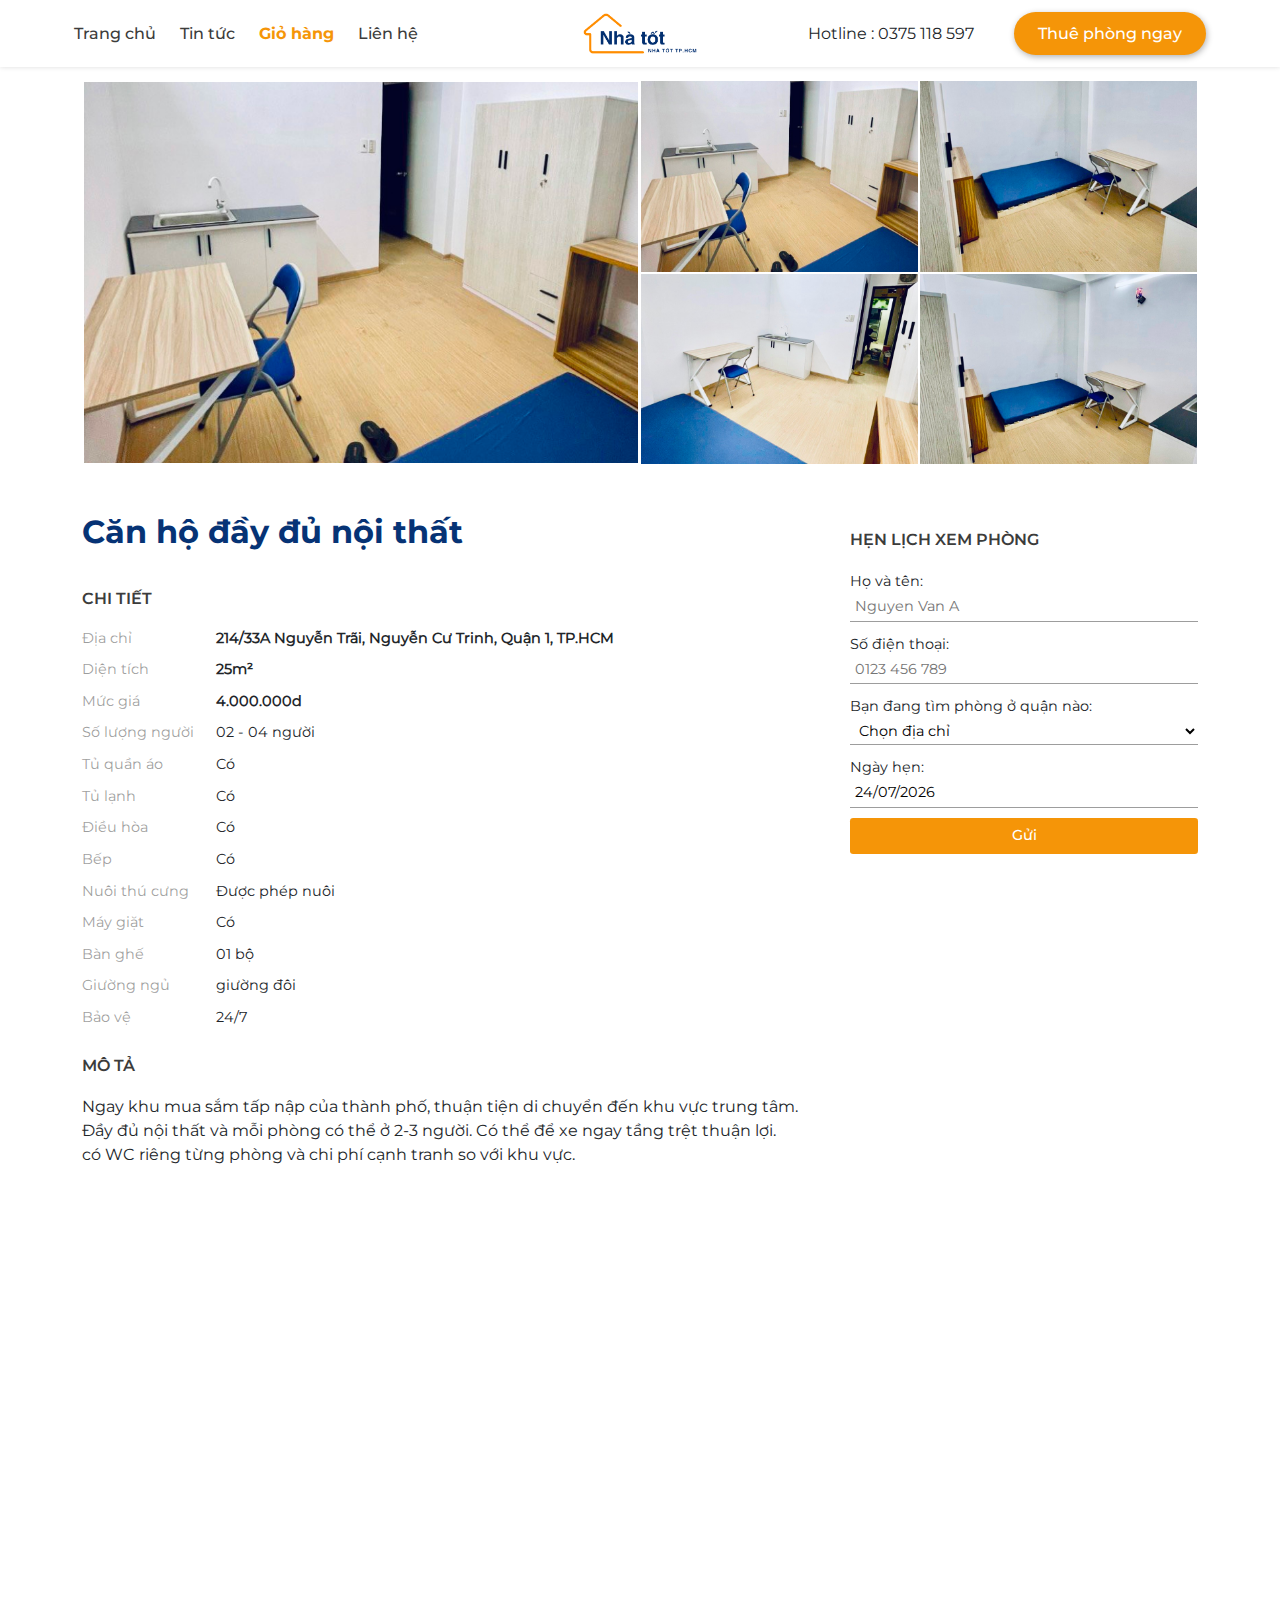
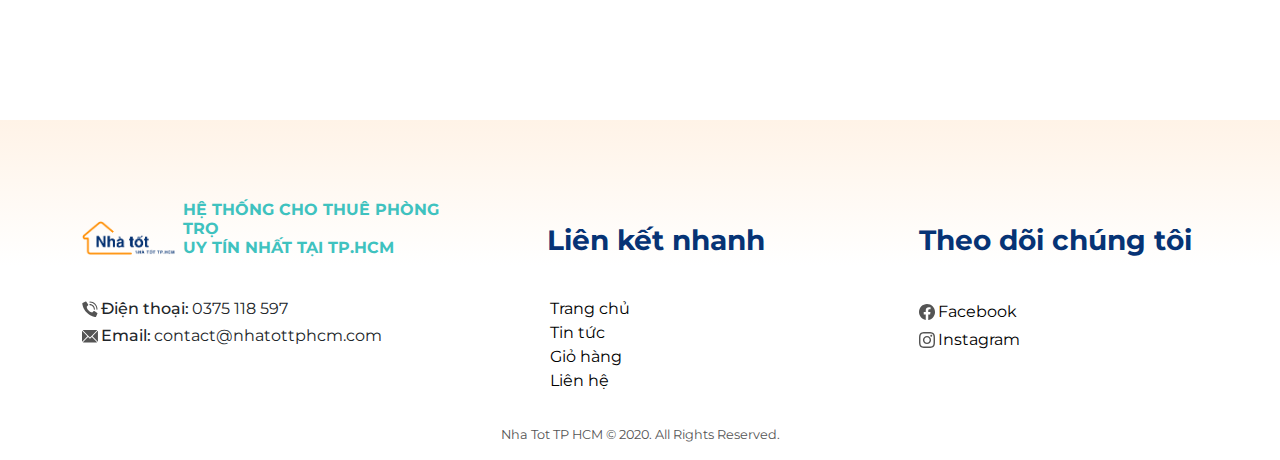
<file: can-ho-nguyen-trai.html>
<!DOCTYPE html>
<html lang="en">

<head>
    <meta charset="UTF-8">
    <meta name="viewport" content="width=device-width, initial-scale=1.0">
    <link rel="shortcut icon" href="./publics/images/icon_logo.png" type="image/x-icon">
    <title>Nhà tốt - Nơi lưu trú lý tưởng dành cho bạn</title>

    <!-- BASE LINK -->
    <link rel="stylesheet" href="./publics/css/style.css">
    <link rel="stylesheet" href="./publics/css/bootstrap.min.css">
    <link rel="stylesheet" href="./publics/css/flatpickr.min.css">
    <link rel="stylesheet" href="./publics/css/aos.min.css">
    <link rel="stylesheet" href="./publics/css/swiper-bundle.min.css">
    <link rel="stylesheet" href="./publics/css/fancybox.min.css">
    <link rel="stylesheet" href="./publics/css/toastr.min.css">

    <!-- SCRIPT -->
    <script src="./publics/js/flatpickr.js"></script>
    <script src="./publics/js/aos.min.js"></script>
    <script src="./publics/js/swiper-bundle.min.js"></script>

</head>

<body>
    <div class="main detail-page">
        <!-- HEADDER START -->
        <header class="header">
            <div class="header-desk">
                <div class="container">
                    <div class="header-menu header-menu-left col-5">
                        <ul>
                            <li>
                                <a href="./index.html">Trang chủ</a>
                            </li>
                            <li>
                                <a href="./news.html">Tin tức</a>
                            </li>
                            <li>
                                <a class="active" href="./phong-tro.html">Giỏ hàng</a>
                            </li>
                            <li>
                                <a href="./contact.html">Liên hệ</a>
                            </li>
                        </ul>
                    </div>

                    <div class="header-menu header-menu-center logo col-2">
                        <img src="./publics/images/logo.png" width="60%" alt="">
                    </div>

                    <div class="header-menu header-menu-right col-5">
                        <p>Hotline : 0375 118 597</p>
                        <div class="booking-now">
                            <a href="./phong-tro.html">Thuê phòng ngay</a>
                        </div>
                    </div>
                </div>
            </div>
            <!-- HEADER MOBILE START -->
            <div class="header-mob">
                <div class="menu-set">
                    <div class="container">
                        <div class="btn-mobile">
                            <div class="item_menu top"></div>
                            <div class="item_menu center"></div>
                            <div class="item_menu bottom"></div>
                        </div>

                        <div class="booking-now">
                            <a href="./phong-tro.html">Thuê phòng ngay</a>
                        </div>
                    </div>
                </div>
                <div class="menu-move">
                    <ul>
                        <li>
                            <a href="./index.html">Trang chủ</a>
                        </li>
                        <li>
                            <a href="./news.html">Tin tức</a>
                        </li>
                        <li>
                            <a class="active" href="./phong-tro.html">Giỏ hàng</a>
                        </li>
                        <li>
                            <a href="./contact.html">Liên hệ</a>
                        </li>
                    </ul>
                </div>
            </div>
        </header>
        <!-- HEADDER END -->

        <!-- MAIN START -->
        <div class="main-page container">
            <!-- IMAGES START -->
            <div class="images">
                <div class="content-left col-md-6 col-12">
                    <div class="item-images-left">
                        <a class="fancybox" data-fancybox href="./publics/images/nguyen-trai-01.png">
                            <img src="./publics/images/nguyen-trai-01.png" width="100%" alt="">
                        </a>
                    </div>
                </div>
                <div class="content-right col-md-6 col-12">
                    <div class="item-images-right">
                        <a class="fancybox" data-fancybox href="./publics/images/nguyen-trai-01.png">
                            <img src="./publics/images/nguyen-trai-01.png" width="100%" alt="">
                        </a>
                    </div>
                    <div class="item-images-right">
                        <a class="fancybox" data-fancybox href="./publics/images/nguyen-trai-02.png">
                            <img src="./publics/images/nguyen-trai-02.png" width="100%" alt="">
                        </a>
                    </div>
                    <div class="item-images-right">
                        <a class="fancybox" data-fancybox href="./publics/images/nguyen-trai-03.png">
                            <img src="./publics/images/nguyen-trai-03.png" width="100%" alt="">
                        </a>
                    </div>
                    <div class="item-images-right">
                        <a class="fancybox" data-fancybox href="./publics/images/nguyen-trai-04.png">
                            <img src="./publics/images/nguyen-trai-04.png" width="100%" alt="">
                        </a>
                    </div>
                </div>
            </div>
            <!-- IMAGES END -->

            <!-- DETAIL ROOM START -->
            <div class="detail-room col-12">
                <div class="content-left col-md-8 col-12">
                    <h1 class="title-room">Căn hộ đầy đủ nội thất</h1>

                    <!--  -->
                    <div class="title-desc">CHI TIẾT</div>

                    <div class="list-desc">
                        <div class="item-desc">
                            <p class="left">Địa chỉ</p>
                            <p id="location" class="right bold">214/33A Nguyễn Trãi, Nguyễn Cư Trinh, Quận 1, TP.HCM</p>
                        </div>
                        <div class="item-desc">
                            <p class="left">Diện tích</p>
                            <p class="right bold">25m²</p>
                        </div>
                        <div class="item-desc">
                            <p class="left">Mức giá</p>
                            <p class="right bold">4.000.000d</p>
                        </div>
                        <div class="item-desc">
                            <p class="left">Số lượng người</p>
                            <p class="right">02 - 04 người</p>
                        </div>
                        <div class="item-desc">
                            <p class="left">Tủ quần áo</p>
                            <p class="right">Có</p>
                        </div>
                        <div class="item-desc">
                            <p class="left">Tủ lạnh</p>
                            <p class="right">Có</p>
                        </div>
                        <div class="item-desc">
                            <p class="left">Điều hòa</p>
                            <p class="right">Có</p>
                        </div>
                        <div class="item-desc">
                            <p class="left">Bếp</p>
                            <p class="right">Có</p>
                        </div>
                        <div class="item-desc">
                            <p class="left">Nuôi thú cưng</p>
                            <p class="right">Được phép nuôi</p>
                        </div>
                        <div class="item-desc">
                            <p class="left">Máy giặt</p>
                            <p class="right">Có</p>
                        </div>
                        <div class="item-desc">
                            <p class="left">Bàn ghế</p>
                            <p class="right">01 bộ</p>
                        </div>
                        <div class="item-desc">
                            <p class="left">Giường ngủ</p>
                            <p class="right">giường đôi</p>
                        </div>
                        <div class="item-desc">
                            <p class="left">Bảo vệ</p>
                            <p class="right">24/7</p>
                        </div>
                    </div>

                    <!--  -->
                    <div class="title-desc">Mô tả</div>
                    <div class="text-desc">
                        <p>
                            Ngay khu mua sắm tấp nập của thành phố, thuận tiện di chuyển đến khu vực trung tâm.
                            <br>Đầy đủ nội thất và mỗi phòng có thể ở 2-3 người. Có thể để xe ngay tầng trệt thuận lợi.
                            <br>có WC riêng từng phòng và chi phí cạnh tranh so với khu vực.
                        </p>
                    </div>

                </div>
                <!--  -->
                <div class="booking-form col-md-4 col-12">
                    <div class="title-desc">Hẹn lịch xem phòng</div>
                    <div class="form-data col-12">
                        <form action="">
                            <div class="item-form col-12">
                                <label for="user-name">Họ và tên:</label>
                                <input required type="text" placeholder="Nguyen Van A" id="user-name">
                            </div>
                            <div class="item-form col-12">
                                <label for="phone-number">Số điện thoại:</label>
                                <input required type="text" placeholder="0123 456 789" id="phone-number">
                            </div>
                            <div class="item-form col-12">
                                <label for="phone-number">Bạn đang tìm phòng ở quận nào:</label>
                                <select name="" id="address">
                                    <option disabled selected>Chọn địa chỉ</option>
                                    <option value="Quận 1">Quận 1</option>
                                    <option value="Quận 3">Quận 3</option>
                                    <option value="Quận 4">Quận 4</option>
                                    <option value="Quận 5">Quận 5</option>
                                    <option value="Quận 6">Quận 6</option>
                                    <option value="Quận 7">Quận 7</option>
                                    <option value="Quận 8">Quận 8</option>
                                    <option value="Quận 9">Quận 9</option>
                                    <option value="Quận 10">Quận 10</option>
                                    <option value="Quận 11">Quận 11</option>
                                    <option value="Quận 12">Quận 12</option>
                                    <option value="Quận Bình Tân">Quận Bình Tân</option>
                                    <option value="Quận Bình Thạnh">Quận Bình Thạnh</option>
                                    <option value="Quận Gò Vấp">Quận Gò Vấp</option>
                                    <option value="Quận Phú Nhuận">Quận Phú Nhuận</option>
                                    <option value="Quận Tân Bình">Quận Tân Bình</option>
                                    <option value="Quận Tân Phú">Quận Tân Phú</option>
                                    <option value="Huyện Bình Chánh">Huyện Bình Chánh</option>
                                    <option value="Huyện Nhà Bè">Huyện Nhà Bè</option>
                                    <option value="Huyện Hóc Môn">Huyện Hóc Môn</option>
                                    <option value="Huyện Củ Chi">Huyện Củ Chi</option>
                                    <option value="Huyện Cần Giờ">Huyện Cần Giờ</option>
                                </select>
                            </div>
                            <div class="item-form col-12">
                                <label for="input-buy-home">Ngày hẹn:</label>
                                <input required type="text" id="input-buy-home" placeholder="Chọn ngày tháng"></input>
                            </div>
                            <div class="item-form col-12">
                                <button id="btnSubmit">Gửi</button>
                            </div>
                        </form>
                    </div>
                </div>
            </div>

            <!-- DETAIL ROOM END -->
        </div>
        <div id="map-contact">
            <iframe src="https://www.google.com/maps/embed?pb=!1m18!1m12!1m3!1d3919.621982283062!2d106.68441937599802!3d10.763588989384438!2m3!1f0!2f0!3f0!3m2!1i1024!2i768!4f13.1!3m3!1m2!1s0x31752f4375dc4847%3A0x4eac561c8759d10c!2zMjE0IMSQLiBOZ3V54buFbiBUcsOjaSwgUGjGsOG7nW5nIE5ndXnhu4VuIEPGsCBUcmluaCwgUXXhuq1uIDEsIFRow6BuaCBwaOG7kSBI4buTIENow60gTWluaCwgVmlldG5hbQ!5e0!3m2!1sen!2s!4v1713870491521!5m2!1sen!2s" width="100%" height="450" style="border:0;" allowfullscreen="" loading="lazy" referrerpolicy="no-referrer-when-downgrade"></iframe>
        </div>
        <!-- MAIN END -->

        <!-- FOOTER START -->
        <div class="footer">
            <div class="container">
                <div class="item-footer col-md-4 col-12">
                    <div class="top">
                        <div class="logo col-md-3 col-5">
                            <img src="./publics/images/logo.png" width="100%" alt="">
                        </div>
                        <div class="title col-md-9 col-12">
                            <h6>Hệ thống cho thuê phòng trọ <br> uy tín nhất tại TP.HCM</h6>
                        </div>
                    </div>
                    <div class="bottom">
                        <div class="item-content">
                            <div class="left">
                                <svg width="26" height="27" viewBox="0 0 26 27" fill="none"
                                    xmlns="http://www.w3.org/2000/svg">
                                    <path
                                        d="M10.6385 16.073C8.18664 13.5542 7.63302 11.0355 7.50812 10.0264C7.47322 9.74735 7.56669 9.46753 7.76101 9.26931L9.74518 7.23194C10.0371 6.93229 10.0888 6.4653 9.87008 6.10589L6.71091 1.06662C6.46888 0.66863 5.97191 0.524993 5.56337 0.734943L0.491788 3.18861C0.161415 3.35572 -0.0329063 3.71631 0.00460389 4.09264C0.270341 6.68598 1.37093 13.061 7.46959 19.3265C13.5682 25.5919 19.7732 26.722 22.299 26.995C22.6654 27.0335 23.0164 26.8339 23.1791 26.4945L25.5676 21.2847C25.7712 20.8659 25.6323 20.3567 25.2465 20.1076L20.341 16.8632C19.9913 16.6383 19.5367 16.6911 19.2448 16.9906L17.2615 19.0289C17.0686 19.2285 16.7962 19.3245 16.5246 19.2887C15.5422 19.1604 13.0904 18.5917 10.6385 16.073Z"
                                        fill="#545454" />
                                    <path
                                        d="M20.374 14.7439C19.8848 14.7439 19.4882 14.3365 19.4882 13.8339C19.484 10.0666 16.5121 7.0136 12.8448 7.00934C12.3556 7.00934 11.959 6.60194 11.959 6.0994C11.959 5.59685 12.3556 5.18945 12.8448 5.18945C17.4901 5.19472 21.2546 9.06189 21.2598 13.8339C21.2598 14.3365 20.8632 14.7439 20.374 14.7439Z"
                                        fill="#545454" />
                                    <path
                                        d="M24.8029 14.7428C24.3137 14.7428 23.9171 14.3354 23.9171 13.8329C23.9103 7.55392 18.957 2.46558 12.8448 2.45856C12.3556 2.45856 11.959 2.05116 11.959 1.54862C11.959 1.04607 12.3556 0.638672 12.8448 0.638672C19.935 0.646696 25.6809 6.54924 25.6887 13.8329C25.6887 14.0742 25.5954 14.3056 25.4293 14.4763C25.2632 14.6469 25.0379 14.7428 24.8029 14.7428Z"
                                        fill="#545454" />
                                </svg>
                                <p>Điện thoại:</p>
                            </div>
                            <div class="right">
                                <p>0375 118 597</p>
                            </div>
                        </div>
                        <div class="item-content">
                            <div class="left">
                                <svg width="27" height="22" viewBox="0 0 27 22" fill="none"
                                    xmlns="http://www.w3.org/2000/svg">
                                    <path
                                        d="M24.5457 0.943359H2.36489C2.0008 0.943359 1.65994 1.03531 1.35156 1.18687L13.4027 13.5667L16.1038 10.9C16.1038 10.9 16.104 10.8998 16.104 10.8997C16.1041 10.8995 16.1043 10.8994 16.1043 10.8994L25.5594 1.18709C25.2509 1.03542 24.9099 0.943359 24.5457 0.943359Z"
                                        fill="#545454" />
                                    <path
                                        d="M26.675 2.33594L17.7773 11.4758L26.6747 20.6158C26.8223 20.299 26.9118 19.9488 26.9118 19.5748V3.37652C26.9118 3.00271 26.8225 2.65261 26.675 2.33594Z"
                                        fill="#545454" />
                                    <path
                                        d="M0.237051 2.33594C0.0895116 2.65272 0 3.00288 0 3.3769V19.5752C0 19.949 0.0894064 20.2992 0.23684 20.6159L9.13454 11.4761L0.237051 2.33594Z"
                                        fill="#545454" />
                                    <path
                                        d="M16.662 12.6173L13.9605 15.2842C13.8065 15.4424 13.6048 15.5215 13.4031 15.5215C13.2015 15.5215 12.9997 15.4424 12.8457 15.2842L10.2494 12.6172L1.35156 21.7571C1.65999 21.9088 2.00106 22.0008 2.36526 22.0008H24.546C24.9101 22.0008 25.251 21.9089 25.5594 21.7573L16.662 12.6173Z"
                                        fill="#545454" />
                                </svg>
                                <p>Email:</p>
                            </div>
                            <div class="right">
                                <p>contact@nhatottphcm.com</p>
                            </div>
                        </div>
                    </div>
                </div>
                <div class="item-footer col-md-3 col-12">
                    <div class="title">
                        <h3>Liên kết nhanh</h3>
                    </div>
                    <div class="content">
                        <p>
                            <a href="./index.html">Trang chủ</a>
                        </p>
                        <p>
                            <a href="./news.html">Tin tức</a>
                        </p>
                        <p>
                            <a href="./phong-tro.html">Giỏ hàng</a>
                        </p>
                        <p>
                            <a href="./contact.html">Liên hệ</a>
                        </p>
                    </div>
                </div>
                <div class="item-footer col-md-3 col-12">
                    <div class="title">
                        <h3>Theo dõi chúng tôi</h3>
                    </div>
                    <div class="content">
                        <div class="item-content">
                            <svg width="16" height="16" viewBox="0 0 16 16" fill="none"
                                xmlns="http://www.w3.org/2000/svg">
                                <path
                                    d="M16.0009 8.04921C16.0009 3.60375 12.419 0 8.00047 0C3.58193 0 0 3.60375 0 8.04921C0 12.0668 2.92566 15.3968 6.7504 16.0006V10.3759H4.71903V8.04921H6.7504V6.27587C6.7504 4.25853 7.94481 3.14422 9.77229 3.14422C10.6476 3.14422 11.5632 3.30143 11.5632 3.30143V5.28229H10.5543C9.56048 5.28229 9.25054 5.90276 9.25054 6.5393V8.04921H11.4694L11.1147 10.3759H9.25054V16.0006C13.0753 15.3968 16.0009 12.0668 16.0009 8.04921Z"
                                    fill="#545454" />
                            </svg>
                            <p><a href="https://www.facebook.com/profile.php?id=100083939774542">Facebook</a></p>
                        </div>
                        <!--  -->
                        <div class="item-content">
                            <svg width="16" height="16" viewBox="0 0 16 16" fill="none"
                                xmlns="http://www.w3.org/2000/svg">
                                <path
                                    d="M8.00075 0C5.82806 0 5.55539 0.00950025 4.70205 0.048334C3.85037 0.0873344 3.26903 0.222169 2.76036 0.420004C2.23419 0.62434 1.78785 0.897676 1.34318 1.34251C0.898176 1.78719 0.62484 2.23352 0.419838 2.75953C0.221502 3.26837 0.0865008 3.84987 0.0481671 4.70122C0.01 5.55456 0 5.82739 0 8.00008C0 10.1728 0.00966692 10.4446 0.048334 11.298C0.0875011 12.1496 0.222336 12.731 0.420004 13.2396C0.624507 13.7658 0.897843 14.2121 1.34268 14.6568C1.78719 15.1018 2.23352 15.3758 2.75936 15.5802C3.26837 15.778 3.84987 15.9128 4.70138 15.9518C5.55472 15.9907 5.82723 16.0002 7.99975 16.0002C10.1726 16.0002 10.4444 15.9907 11.2978 15.9518C12.1495 15.9128 12.7315 15.778 13.2405 15.5802C13.7665 15.3758 14.2121 15.1018 14.6567 14.6568C15.1017 14.2121 15.375 13.7658 15.58 13.2398C15.7767 12.731 15.9117 12.1495 15.9517 11.2981C15.99 10.4448 16 10.1728 16 8.00008C16 5.82739 15.99 5.55472 15.9517 4.70138C15.9117 3.84971 15.7767 3.26837 15.58 2.7597C15.375 2.23352 15.1017 1.78719 14.6567 1.34251C14.2116 0.897509 13.7666 0.624173 13.24 0.420004C12.73 0.222169 12.1483 0.0873344 11.2966 0.048334C10.4433 0.00950025 10.1716 0 7.99825 0H8.00075ZM7.28308 1.44168C7.49608 1.44135 7.73375 1.44168 8.00075 1.44168C10.1368 1.44168 10.3899 1.44935 11.2335 1.48768C12.0135 1.52335 12.4368 1.65368 12.7188 1.76319C13.0921 1.90819 13.3583 2.08152 13.6381 2.36152C13.9181 2.64153 14.0915 2.9082 14.2368 3.28153C14.3463 3.5632 14.4768 3.98654 14.5123 4.76655C14.5507 5.60989 14.559 5.86323 14.559 7.99825C14.559 10.1333 14.5507 10.3866 14.5123 11.2299C14.4767 12.01 14.3463 12.4333 14.2368 12.715C14.0918 13.0883 13.9181 13.3541 13.6381 13.634C13.3581 13.914 13.0923 14.0873 12.7188 14.2323C12.4371 14.3423 12.0135 14.4723 11.2335 14.508C10.3901 14.5463 10.1368 14.5547 8.00075 14.5547C5.86456 14.5547 5.61139 14.5463 4.76805 14.508C3.98804 14.472 3.5647 14.3416 3.28253 14.2321C2.9092 14.0871 2.64253 13.9138 2.36252 13.6338C2.08252 13.3538 1.90919 13.0878 1.76385 12.7143C1.65435 12.4326 1.52385 12.0093 1.48835 11.2293C1.45002 10.3859 1.44235 10.1326 1.44235 7.99625C1.44235 5.85989 1.45002 5.60789 1.48835 4.76455C1.52402 3.98454 1.65435 3.5612 1.76385 3.2792C1.90885 2.90586 2.08252 2.63919 2.36252 2.35919C2.64253 2.07919 2.9092 1.90585 3.28253 1.76052C3.56454 1.65052 3.98804 1.52052 4.76805 1.48468C5.50606 1.45135 5.79206 1.44135 7.28308 1.43968V1.44168ZM12.2711 2.77003C11.7411 2.77003 11.3111 3.19953 11.3111 3.72971C11.3111 4.25971 11.7411 4.68972 12.2711 4.68972C12.8011 4.68972 13.2311 4.25971 13.2311 3.72971C13.2311 3.1997 12.8011 2.7697 12.2711 2.7697V2.77003ZM8.00075 3.89171C5.73189 3.89171 3.89237 5.73123 3.89237 8.00008C3.89237 10.2689 5.73189 12.1076 8.00075 12.1076C10.2696 12.1076 12.1085 10.2689 12.1085 8.00008C12.1085 5.73123 10.2694 3.89171 8.00058 3.89171H8.00075ZM8.00075 5.33339C9.47343 5.33339 10.6674 6.52723 10.6674 8.00008C10.6674 9.47277 9.47343 10.6668 8.00075 10.6668C6.5279 10.6668 5.33406 9.47277 5.33406 8.00008C5.33406 6.52723 6.5279 5.33339 8.00075 5.33339V5.33339Z"
                                    fill="#545454" />
                            </svg>
                            <p><a href="#">Instagram</a></p>
                        </div>
                    </div>
                </div>
            </div>
            <p class="coppy-r">Nha Tot TP HCM © 2020. All Rights Reserved.</p>
        </div>
        <!-- FOOTER END -->
    </div>


    <!-- BASE LINK SCRIPT -->
    <script src="./publics/js/bootstrap.min.js"></script>
    <script src="./publics/js/jquery-3.7.1.min.js"></script>
    <script src="./publics/js/index.js"></script>
    <script src="https://cdn.emailjs.com/dist/email.min.js"></script>
    <script src="./publics/js/fancybox.min.js"></script>
    <script src="./publics/js/toastr.min.js"></script>
    <script src="./publics/js/sendEmail.js"></script>

</body>

</html>
</file>
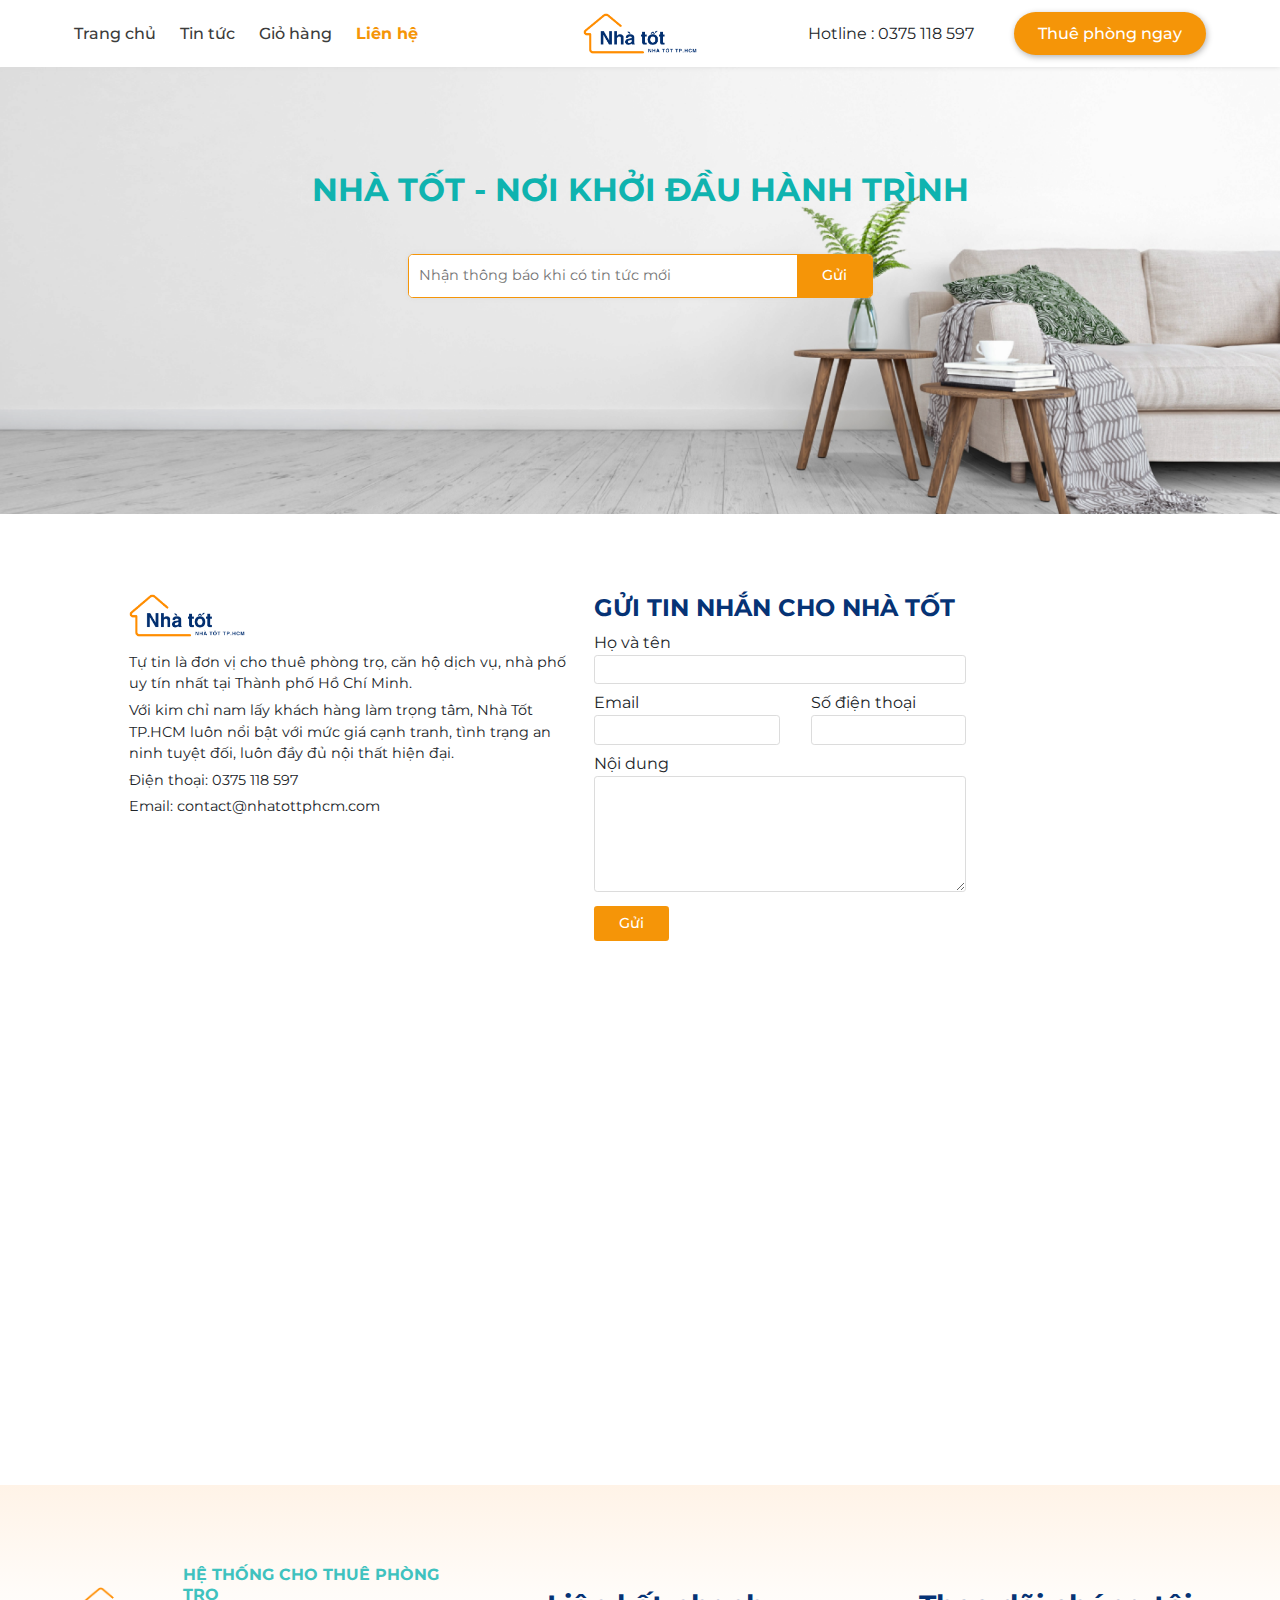
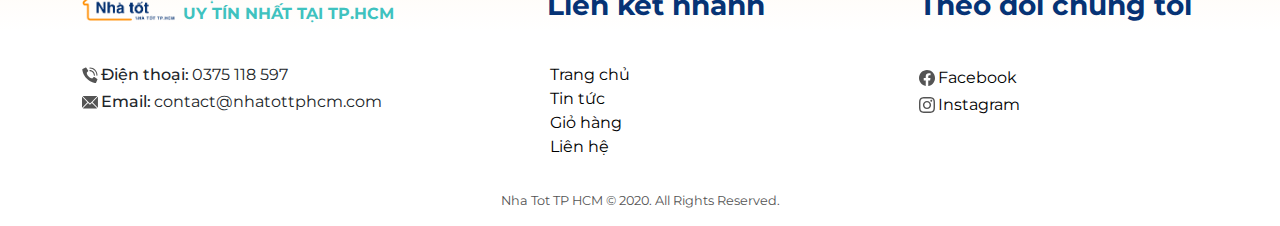
<file: contact.html>
<!DOCTYPE html>
<html lang="en">

<head>
    <meta charset="UTF-8">
    <meta name="viewport" content="width=device-width, initial-scale=1.0">
    <link rel="shortcut icon" href="./publics/images/icon_logo.png" type="image/x-icon">
    <title>Nhà tốt - Nơi lưu trú lý tưởng dành cho bạn</title>

    <!-- BASE LINK -->
    <link rel="stylesheet" href="./publics/css/style.css">
    <link rel="stylesheet" href="./publics/css/bootstrap.min.css">
    <link rel="stylesheet" href="./publics/css/flatpickr.min.css">
    <link rel="stylesheet" href="./publics/css/aos.min.css">
    <link rel="stylesheet" href="./publics/css/swiper-bundle.min.css">
    <link rel="stylesheet" href="./publics/css/toastr.min.css">

    <!-- SCRIPT -->
    <script src="./publics/js/flatpickr.js"></script>
    <script src="./publics/js/aos.min.js"></script>
    <script src="./publics/js/swiper-bundle.min.js"></script>
    
</head>

<body>
    <div class="main contact-page">
        <!-- HEADDER START -->
        <header class="header">
            <div class="header-desk">
                <div class="container">
                    <div class="header-menu header-menu-left col-5">
                        <ul>
                            <li>
                                <a href="./index.html">Trang chủ</a>
                            </li>
                            <li>
                                <a href="./news.html">Tin tức</a>
                            </li>
                            <li>
                                <a href="./phong-tro.html">Giỏ hàng</a>
                            </li>
                            <li>
                                <a class="active" href="./contact.html">Liên hệ</a>
                            </li>
                        </ul>
                    </div>

                    <div class="header-menu header-menu-center logo col-2">
                        <img src="./publics/images/logo.png" width="60%" alt="">
                    </div>

                    <div class="header-menu header-menu-right col-5">
                        <p>Hotline : 0375 118 597</p>
                        <div class="booking-now">
                            <a href="./phong-tro.html">Thuê phòng ngay</a>
                        </div>
                    </div>
                </div>
            </div>
            <!-- HEADER MOBILE START -->
            <div class="header-mob">
                <div class="menu-set">
                    <div class="container">
                        <div class="btn-mobile">
                            <div class="item_menu top"></div>
                            <div class="item_menu center"></div>
                            <div class="item_menu bottom"></div>
                        </div>

                        <div class="booking-now">
                            <a href="./phong-tro.html">Thuê phòng ngay</a>
                        </div>
                    </div>
                </div>
                <div class="menu-move">
                    <ul>
                        <li>
                            <a href="./index.html">Trang chủ</a>
                        </li>
                        <li>
                            <a href="./news.html">Tin tức</a>
                        </li>
                        <li>
                            <a href="./phong-tro.html">Giỏ hàng</a>
                        </li>
                        <li>
                            <a class="active" href="./contact.html">Liên hệ</a>
                        </li>
                    </ul>
                </div>
            </div>
        </header>
        <!-- HEADDER END -->

        <!-- MAIN START -->
        <div class="main-page">
            <div class="banner">
                <div class="background-banner">
                    <img src="./publics/images/background-banner-contact.png" class="img-desk" width="100%" alt="">
                    <img src="./publics/images/background-banner-contact-mob.png" class="img-mob " width="100%" alt="">
                </div>
                <div class="content-banner">
                    <div class="container">
                        <h2>Nhà tốt - Nơi khởi đầu hành trình</h2>
                        <div class="form-email col-md-5 col-10" >
                            <input type="email" placeholder="Nhận thông báo khi có tin tức mới">
                            <button>Gửi</button>
                        </div>
                    </div>
                </div>
            </div>

            <div class="main-form">
                <div class="content-main container">
                    <div class="content-left col-md-5 col-12">
                        <div class="logo col-md-3 col-4">
                            <img src="./publics/images/logo.png" width="100%" alt="">
                        </div>
                        <div class="detail-content">
                            <p>Tự tin là đơn vị cho thuê phòng trọ, căn hộ dịch vụ, nhà phố uy tín nhất tại Thành phố Hồ Chí Minh.</p>
                            <p>Với kim chỉ nam lấy khách hàng làm trọng tâm, Nhà Tốt TP.HCM luôn nổi bật với mức giá cạnh tranh, tình trạng an ninh tuyệt đối, luôn đầy đủ nội thất hiện đại.</p>
                            <p>Điện thoại: 0375 118 597</p>
                            <p>Email: contact@nhatottphcm.com</p>
                        </div>
                    </div>
                    <div class="content-right col-md-6 col-12">
                        <h4>Gửi tin nhắn cho Nhà Tốt</h4>
                        <div class="form-data col-md-8 col-12">
                            <div class="item-form col-12">
                                <label for="name">Họ và tên</label>
                                <input type="text" id="name">
                            </div>
                            <div class="item-form col-md-6 col-12">
                                <label for="email">Email</label>
                                <input type="email" id="email">
                            </div>
                            <div class="item-form col-md-5 col-12">
                                <label for="phone">Số điện thoại</label>
                                <input type="text" id="phone">
                            </div>
                            <div class="item-form col-12">
                                <label for="text">Nội dung</label>
                                <textarea name="" id="text" rows="5"></textarea>
                            </div>
                            <div class="item-form col-12">
                                <button>Gửi</button>
                            </div>
                        </div>
                    </div>
                </div>
            </div>

            <div id="map-contact">
                <iframe src="https://www.google.com/maps/embed?pb=!1m18!1m12!1m3!1d3919.5680380375156!2d106.68310527599799!3d10.767736189380553!2m3!1f0!2f0!3f0!3m2!1i1024!2i768!4f13.1!3m3!1m2!1s0x31752f1860868d1d%3A0x5788e5c550af14a6!2zMTkxIMSQLiBD4buRbmcgUXXhu7NuaCwgUGjGsOG7nW5nIE5ndXnhu4VuIEPGsCBUcmluaCwgUXXhuq1uIDEsIFRow6BuaCBwaOG7kSBI4buTIENow60gTWluaCwgVmlldG5hbQ!5e0!3m2!1sen!2s!4v1713282386065!5m2!1sen!2s" width="100%" height="450" style="border:0;" allowfullscreen="true" loading="lazy" referrerpolicy="no-referrer-when-downgrade"></iframe>
            </div>
        </div>
        <!-- MAIN END -->

        <!-- FOOTER START -->
        <div class="footer">
            <div class="container">
                <div class="item-footer col-md-4 col-12">
                    <div class="top">
                        <div class="logo col-md-3 col-6">
                            <img src="./publics/images/logo.png" width="100%" alt="">
                        </div>
                        <div class="title col-md-9 col-12">
                            <h6>Hệ thống cho thuê phòng trọ <br> uy tín nhất tại TP.HCM</h6>
                        </div>
                    </div>
                    <div class="bottom">
                        <div class="item-content">
                            <div class="left">
                                <svg width="26" height="27" viewBox="0 0 26 27" fill="none"
                                    xmlns="http://www.w3.org/2000/svg">
                                    <path
                                        d="M10.6385 16.073C8.18664 13.5542 7.63302 11.0355 7.50812 10.0264C7.47322 9.74735 7.56669 9.46753 7.76101 9.26931L9.74518 7.23194C10.0371 6.93229 10.0888 6.4653 9.87008 6.10589L6.71091 1.06662C6.46888 0.66863 5.97191 0.524993 5.56337 0.734943L0.491788 3.18861C0.161415 3.35572 -0.0329063 3.71631 0.00460389 4.09264C0.270341 6.68598 1.37093 13.061 7.46959 19.3265C13.5682 25.5919 19.7732 26.722 22.299 26.995C22.6654 27.0335 23.0164 26.8339 23.1791 26.4945L25.5676 21.2847C25.7712 20.8659 25.6323 20.3567 25.2465 20.1076L20.341 16.8632C19.9913 16.6383 19.5367 16.6911 19.2448 16.9906L17.2615 19.0289C17.0686 19.2285 16.7962 19.3245 16.5246 19.2887C15.5422 19.1604 13.0904 18.5917 10.6385 16.073Z"
                                        fill="#545454" />
                                    <path
                                        d="M20.374 14.7439C19.8848 14.7439 19.4882 14.3365 19.4882 13.8339C19.484 10.0666 16.5121 7.0136 12.8448 7.00934C12.3556 7.00934 11.959 6.60194 11.959 6.0994C11.959 5.59685 12.3556 5.18945 12.8448 5.18945C17.4901 5.19472 21.2546 9.06189 21.2598 13.8339C21.2598 14.3365 20.8632 14.7439 20.374 14.7439Z"
                                        fill="#545454" />
                                    <path
                                        d="M24.8029 14.7428C24.3137 14.7428 23.9171 14.3354 23.9171 13.8329C23.9103 7.55392 18.957 2.46558 12.8448 2.45856C12.3556 2.45856 11.959 2.05116 11.959 1.54862C11.959 1.04607 12.3556 0.638672 12.8448 0.638672C19.935 0.646696 25.6809 6.54924 25.6887 13.8329C25.6887 14.0742 25.5954 14.3056 25.4293 14.4763C25.2632 14.6469 25.0379 14.7428 24.8029 14.7428Z"
                                        fill="#545454" />
                                </svg>
                                <p>Điện thoại:</p>
                            </div>
                            <div class="right">
                                <p>0375 118 597</p>
                            </div>
                        </div>
                        <div class="item-content">
                            <div class="left">
                                <svg width="27" height="22" viewBox="0 0 27 22" fill="none"
                                    xmlns="http://www.w3.org/2000/svg">
                                    <path
                                        d="M24.5457 0.943359H2.36489C2.0008 0.943359 1.65994 1.03531 1.35156 1.18687L13.4027 13.5667L16.1038 10.9C16.1038 10.9 16.104 10.8998 16.104 10.8997C16.1041 10.8995 16.1043 10.8994 16.1043 10.8994L25.5594 1.18709C25.2509 1.03542 24.9099 0.943359 24.5457 0.943359Z"
                                        fill="#545454" />
                                    <path
                                        d="M26.675 2.33594L17.7773 11.4758L26.6747 20.6158C26.8223 20.299 26.9118 19.9488 26.9118 19.5748V3.37652C26.9118 3.00271 26.8225 2.65261 26.675 2.33594Z"
                                        fill="#545454" />
                                    <path
                                        d="M0.237051 2.33594C0.0895116 2.65272 0 3.00288 0 3.3769V19.5752C0 19.949 0.0894064 20.2992 0.23684 20.6159L9.13454 11.4761L0.237051 2.33594Z"
                                        fill="#545454" />
                                    <path
                                        d="M16.662 12.6173L13.9605 15.2842C13.8065 15.4424 13.6048 15.5215 13.4031 15.5215C13.2015 15.5215 12.9997 15.4424 12.8457 15.2842L10.2494 12.6172L1.35156 21.7571C1.65999 21.9088 2.00106 22.0008 2.36526 22.0008H24.546C24.9101 22.0008 25.251 21.9089 25.5594 21.7573L16.662 12.6173Z"
                                        fill="#545454" />
                                </svg>
                                <p>Email:</p>
                            </div>
                            <div class="right">
                                <p>contact@nhatottphcm.com</p>
                            </div>
                        </div>
                    </div>
                </div>
                <div class="item-footer col-md-3 col-12">
                    <div class="title">
                        <h3>Liên kết nhanh</h3>
                    </div>
                    <div class="content">
                        <p>
                            <a href="./index.html">Trang chủ</a>
                        </p>
                        <p>
                            <a href="./news.html">Tin tức</a>
                        </p>
                        <p>
                            <a href="./phong-tro.html">Giỏ hàng</a>
                        </p>
                        <p>
                            <a href="./contact.html">Liên hệ</a>
                        </p>
                    </div>
                </div>
                <div class="item-footer col-md-3 col-12">
                    <div class="title">
                        <h3>Theo dõi chúng tôi</h3>
                    </div>
                    <div class="content">
                        <div class="item-content">
                            <svg width="16" height="16" viewBox="0 0 16 16" fill="none"
                                xmlns="http://www.w3.org/2000/svg">
                                <path
                                    d="M16.0009 8.04921C16.0009 3.60375 12.419 0 8.00047 0C3.58193 0 0 3.60375 0 8.04921C0 12.0668 2.92566 15.3968 6.7504 16.0006V10.3759H4.71903V8.04921H6.7504V6.27587C6.7504 4.25853 7.94481 3.14422 9.77229 3.14422C10.6476 3.14422 11.5632 3.30143 11.5632 3.30143V5.28229H10.5543C9.56048 5.28229 9.25054 5.90276 9.25054 6.5393V8.04921H11.4694L11.1147 10.3759H9.25054V16.0006C13.0753 15.3968 16.0009 12.0668 16.0009 8.04921Z"
                                    fill="#545454" />
                            </svg>
                            <p><a href="https://www.facebook.com/profile.php?id=100083939774542">Facebook</a></p>
                        </div>
                        <!--  -->
                        <div class="item-content">
                            <svg width="16" height="16" viewBox="0 0 16 16" fill="none"
                                xmlns="http://www.w3.org/2000/svg">
                                <path
                                    d="M8.00075 0C5.82806 0 5.55539 0.00950025 4.70205 0.048334C3.85037 0.0873344 3.26903 0.222169 2.76036 0.420004C2.23419 0.62434 1.78785 0.897676 1.34318 1.34251C0.898176 1.78719 0.62484 2.23352 0.419838 2.75953C0.221502 3.26837 0.0865008 3.84987 0.0481671 4.70122C0.01 5.55456 0 5.82739 0 8.00008C0 10.1728 0.00966692 10.4446 0.048334 11.298C0.0875011 12.1496 0.222336 12.731 0.420004 13.2396C0.624507 13.7658 0.897843 14.2121 1.34268 14.6568C1.78719 15.1018 2.23352 15.3758 2.75936 15.5802C3.26837 15.778 3.84987 15.9128 4.70138 15.9518C5.55472 15.9907 5.82723 16.0002 7.99975 16.0002C10.1726 16.0002 10.4444 15.9907 11.2978 15.9518C12.1495 15.9128 12.7315 15.778 13.2405 15.5802C13.7665 15.3758 14.2121 15.1018 14.6567 14.6568C15.1017 14.2121 15.375 13.7658 15.58 13.2398C15.7767 12.731 15.9117 12.1495 15.9517 11.2981C15.99 10.4448 16 10.1728 16 8.00008C16 5.82739 15.99 5.55472 15.9517 4.70138C15.9117 3.84971 15.7767 3.26837 15.58 2.7597C15.375 2.23352 15.1017 1.78719 14.6567 1.34251C14.2116 0.897509 13.7666 0.624173 13.24 0.420004C12.73 0.222169 12.1483 0.0873344 11.2966 0.048334C10.4433 0.00950025 10.1716 0 7.99825 0H8.00075ZM7.28308 1.44168C7.49608 1.44135 7.73375 1.44168 8.00075 1.44168C10.1368 1.44168 10.3899 1.44935 11.2335 1.48768C12.0135 1.52335 12.4368 1.65368 12.7188 1.76319C13.0921 1.90819 13.3583 2.08152 13.6381 2.36152C13.9181 2.64153 14.0915 2.9082 14.2368 3.28153C14.3463 3.5632 14.4768 3.98654 14.5123 4.76655C14.5507 5.60989 14.559 5.86323 14.559 7.99825C14.559 10.1333 14.5507 10.3866 14.5123 11.2299C14.4767 12.01 14.3463 12.4333 14.2368 12.715C14.0918 13.0883 13.9181 13.3541 13.6381 13.634C13.3581 13.914 13.0923 14.0873 12.7188 14.2323C12.4371 14.3423 12.0135 14.4723 11.2335 14.508C10.3901 14.5463 10.1368 14.5547 8.00075 14.5547C5.86456 14.5547 5.61139 14.5463 4.76805 14.508C3.98804 14.472 3.5647 14.3416 3.28253 14.2321C2.9092 14.0871 2.64253 13.9138 2.36252 13.6338C2.08252 13.3538 1.90919 13.0878 1.76385 12.7143C1.65435 12.4326 1.52385 12.0093 1.48835 11.2293C1.45002 10.3859 1.44235 10.1326 1.44235 7.99625C1.44235 5.85989 1.45002 5.60789 1.48835 4.76455C1.52402 3.98454 1.65435 3.5612 1.76385 3.2792C1.90885 2.90586 2.08252 2.63919 2.36252 2.35919C2.64253 2.07919 2.9092 1.90585 3.28253 1.76052C3.56454 1.65052 3.98804 1.52052 4.76805 1.48468C5.50606 1.45135 5.79206 1.44135 7.28308 1.43968V1.44168ZM12.2711 2.77003C11.7411 2.77003 11.3111 3.19953 11.3111 3.72971C11.3111 4.25971 11.7411 4.68972 12.2711 4.68972C12.8011 4.68972 13.2311 4.25971 13.2311 3.72971C13.2311 3.1997 12.8011 2.7697 12.2711 2.7697V2.77003ZM8.00075 3.89171C5.73189 3.89171 3.89237 5.73123 3.89237 8.00008C3.89237 10.2689 5.73189 12.1076 8.00075 12.1076C10.2696 12.1076 12.1085 10.2689 12.1085 8.00008C12.1085 5.73123 10.2694 3.89171 8.00058 3.89171H8.00075ZM8.00075 5.33339C9.47343 5.33339 10.6674 6.52723 10.6674 8.00008C10.6674 9.47277 9.47343 10.6668 8.00075 10.6668C6.5279 10.6668 5.33406 9.47277 5.33406 8.00008C5.33406 6.52723 6.5279 5.33339 8.00075 5.33339V5.33339Z"
                                    fill="#545454" />
                            </svg>
                            <p><a href="#">Instagram</a></p>
                        </div>
                    </div>
                </div>
            </div>
            <p class="coppy-r">Nha Tot TP HCM © 2020. All Rights Reserved.</p>
        </div>
        <!-- FOOTER END -->
    </div>


    <!-- BASE LINK SCRIPT -->
    <script src="./publics/js/bootstrap.min.js"></script>
    <script src="./publics/js/jquery-3.7.1.min.js"></script>
    <script src="./publics/js/index.js"></script>

</body>

</html>
</file>
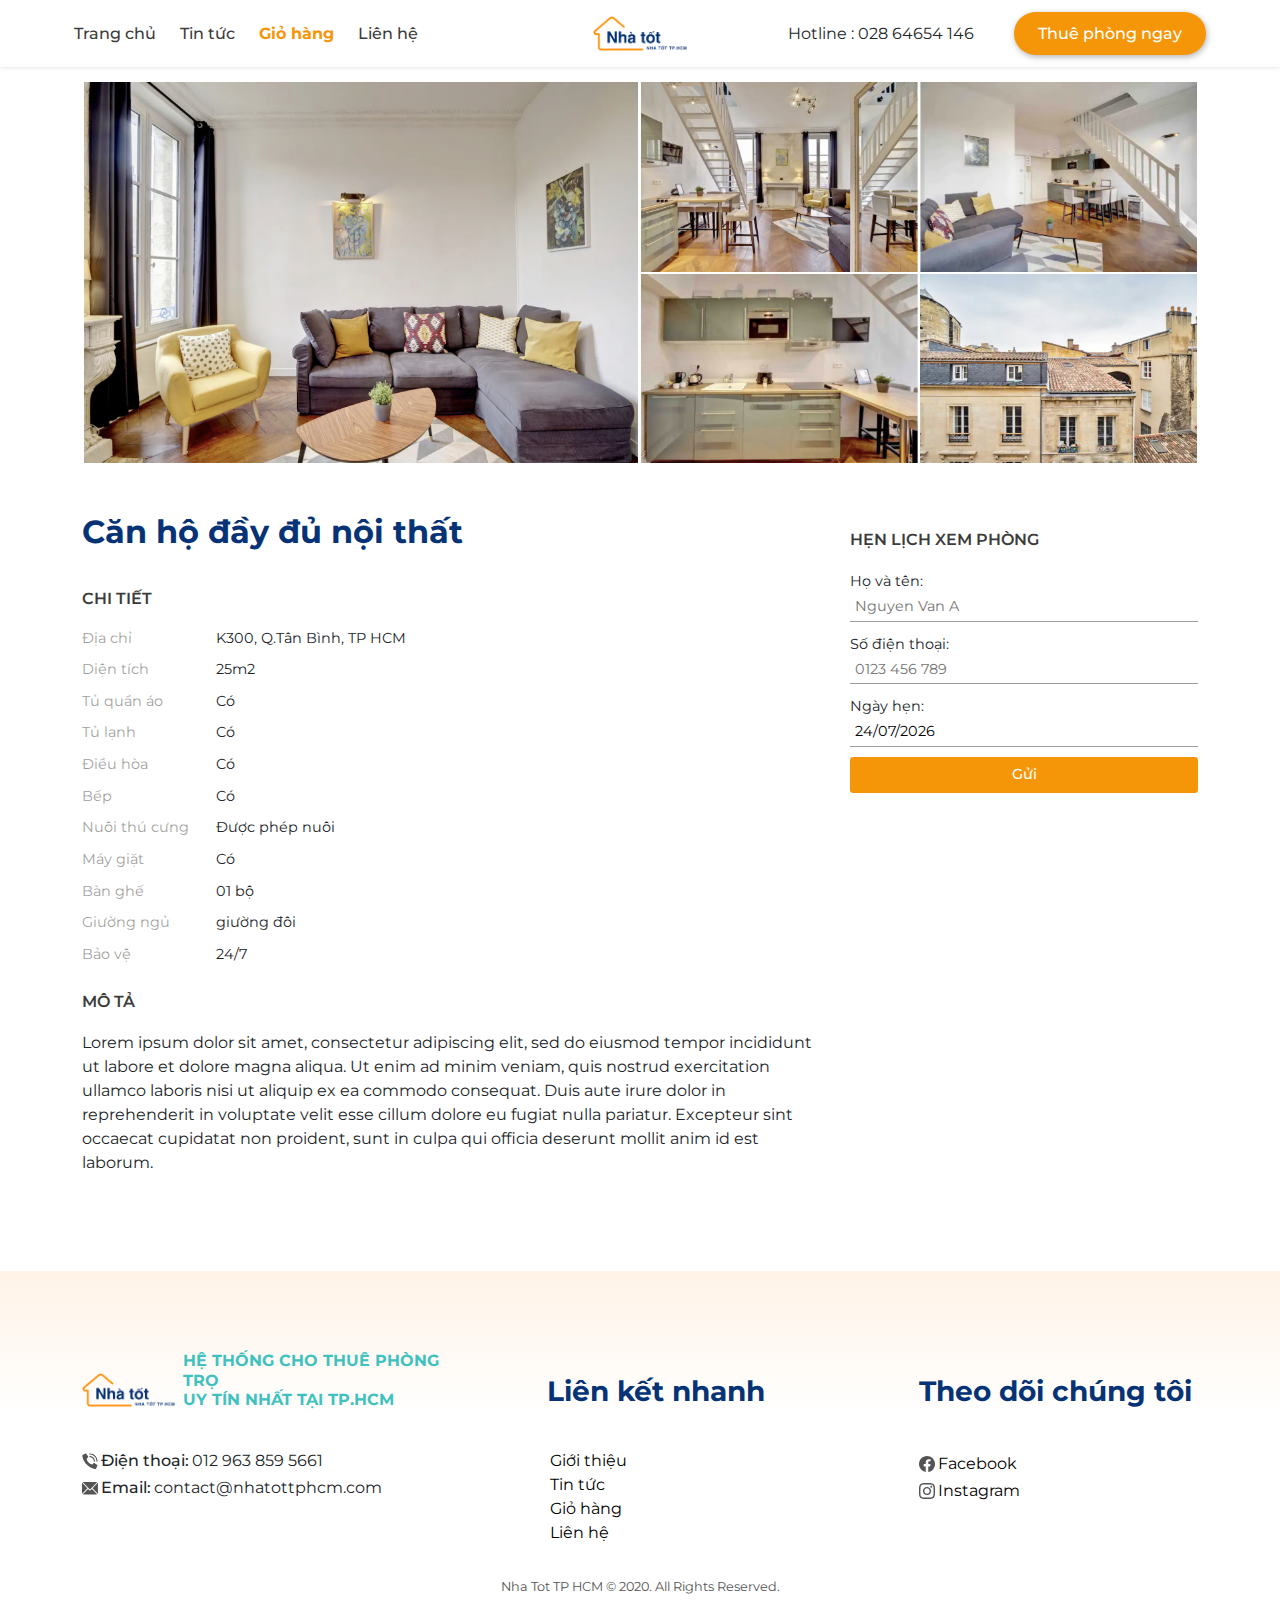
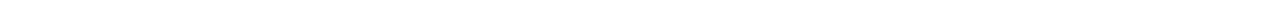
<file: detail-room.html>
<!DOCTYPE html>
<html lang="en">

<head>
    <meta charset="UTF-8">
    <meta name="viewport" content="width=device-width, initial-scale=1.0">
    <link rel="shortcut icon" href="./publics/images/icon_logo.png" type="image/x-icon">
    <title>Nhà tốt - Nơi lưu trú lý tưởng dành cho bạn</title>

    <!-- BASE LINK -->
    <link rel="stylesheet" href="./publics/css/style.css">
    <link rel="stylesheet" href="./publics/css/bootstrap.min.css">
    <link rel="stylesheet" href="./publics/css/flatpickr.min.css">
    <link rel="stylesheet" href="./publics/css/aos.min.css">
    <link rel="stylesheet" href="./publics/css/swiper-bundle.min.css">
    <link rel="stylesheet" href="./publics/css/fancybox.min.css">

    <!-- SCRIPT -->
    <script src="./publics/js/flatpickr.js"></script>
    <script src="./publics/js/aos.min.js"></script>
    <script src="./publics/js/swiper-bundle.min.js"></script>

</head>

<body>
    <div class="main detail-page">
        <!-- HEADDER START -->
        <header class="header">
            <div class="header-desk">
                <div class="container">
                    <div class="header-menu header-menu-left col-5">
                        <ul>
                            <li>
                                <a href="./index.html">Trang chủ</a>
                            </li>
                            <li>
                                <a href="./news.html">Tin tức</a>
                            </li>
                            <li>
                                <a class="active" href="./room.html">Giỏ hàng</a>
                            </li>
                            <li>
                                <a href="./contact.html">Liên hệ</a>
                            </li>
                        </ul>
                    </div>

                    <div class="header-menu header-menu-center logo col-1">
                        <img src="./publics/images/logo.png" width="100%" alt="">
                    </div>

                    <div class="header-menu header-menu-right col-5">
                        <p>Hotline : 028 64654 146</p>
                        <div class="booking-now">
                            <a href="#">Thuê phòng ngay</a>
                        </div>
                    </div>
                </div>
            </div>
            <!-- HEADER MOBILE START -->
            <div class="header-mob">
                <div class="menu-set">
                    <div class="container">
                        <div class="btn-mobile">
                            <div class="item_menu top"></div>
                            <div class="item_menu center"></div>
                            <div class="item_menu bottom"></div>
                        </div>

                        <div class="booking-now">
                            <a href="#">Thuê phòng ngay</a>
                        </div>
                    </div>
                </div>
                <div class="menu-move">
                    <ul>
                        <li>
                            <a href="./index.html">Trang chủ</a>
                        </li>
                        <li>
                            <a href="./news.html">Tin tức</a>
                        </li>
                        <li>
                            <a class="active" href="./room.html">Giỏ hàng</a>
                        </li>
                        <li>
                            <a href="./contact.html">Liên hệ</a>
                        </li>
                    </ul>
                </div>
            </div>
        </header>
        <!-- HEADDER END -->

        <!-- MAIN START -->
        <div class="main-page container">
            <!-- IMAGES START -->
            <div class="images">
                <div class="content-left col-md-6 col-12">
                    <div class="item-images-left">
                        <a class="fancybox" data-fancybox href="./publics/images/images-left.png">
                            <img src="./publics/images/images-left.png" width="100%" alt="">
                        </a>
                    </div>
                </div>
                <div class="content-right col-md-6 col-12">
                    <div class="item-images-right">
                        <a class="fancybox" data-fancybox href="./publics/images/images-right-01.png">
                            <img src="./publics/images/images-right-01.png" width="100%" alt="">
                        </a>
                    </div>
                    <div class="item-images-right">
                        <a class="fancybox" data-fancybox href="./publics/images/images-right-02.png">
                            <img src="./publics/images/images-right-02.png" width="100%" alt="">
                        </a>
                    </div>
                    <div class="item-images-right">
                        <a class="fancybox" data-fancybox href="./publics/images/images-right-03.png">
                            <img src="./publics/images/images-right-03.png" width="100%" alt="">
                        </a>
                    </div>
                    <div class="item-images-right">
                        <a class="fancybox" data-fancybox href="./publics/images/images-right-04.png">
                            <img src="./publics/images/images-right-04.png" width="100%" alt="">
                        </a>
                    </div>
                </div>
            </div>
            <!-- IMAGES END -->

            <!-- DETAIL ROOM START -->
            <div class="detail-room col-12">
                <div class="content-left col-md-8 col-12">
                    <h1 class="title-room">Căn hộ đầy đủ nội thất</h1>

                    <!--  -->
                    <div class="title-desc">CHI TIẾT</div>

                    <div class="list-desc">
                        <div class="item-desc">
                            <p class="left">Địa chỉ</p>
                            <p class="right">K300, Q.Tân Bình, TP HCM</p>
                        </div>
                        <div class="item-desc">
                            <p class="left">Diện tích</p>
                            <p class="right">25m2</p>
                        </div>
                        <div class="item-desc">
                            <p class="left">Tủ quần áo</p>
                            <p class="right">Có</p>
                        </div>
                        <div class="item-desc">
                            <p class="left">Tủ lạnh</p>
                            <p class="right">Có</p>
                        </div>
                        <div class="item-desc">
                            <p class="left">Điều hòa</p>
                            <p class="right">Có</p>
                        </div>
                        <div class="item-desc">
                            <p class="left">Bếp</p>
                            <p class="right">Có</p>
                        </div>
                        <div class="item-desc">
                            <p class="left">Nuôi thú cưng</p>
                            <p class="right">Được phép nuôi</p>
                        </div>
                        <div class="item-desc">
                            <p class="left">Máy giặt</p>
                            <p class="right">Có</p>
                        </div>
                        <div class="item-desc">
                            <p class="left">Bàn ghế</p>
                            <p class="right">01 bộ</p>
                        </div>
                        <div class="item-desc">
                            <p class="left">Giường ngủ</p>
                            <p class="right">giường đôi</p>
                        </div>
                        <div class="item-desc">
                            <p class="left">Bảo vệ</p>
                            <p class="right">24/7</p>
                        </div>
                    </div>

                    <!--  -->
                    <div class="title-desc">Mô tả</div>
                    <div class="text-desc">
                        <p>Lorem ipsum dolor sit amet, consectetur adipiscing elit, sed do eiusmod tempor incididunt ut labore et dolore magna aliqua. Ut enim ad minim veniam, quis nostrud exercitation ullamco laboris nisi ut aliquip ex ea commodo consequat. Duis aute irure dolor in reprehenderit in voluptate velit esse cillum dolore eu fugiat nulla pariatur. Excepteur sint occaecat cupidatat non proident, sunt in culpa qui officia deserunt mollit anim id est laborum.</p>
                    </div>

                </div>
                <!--  -->
                <div class="booking-form col-md-4 col-12">
                    <div class="title-desc">Hẹn lịch xem phòng</div>
                    <div class="form-data col-12">
                        <div class="item-form col-12">
                            <label for="user-name">Họ và tên:</label>
                            <input type="text" placeholder="Nguyen Van A" id="user-name">
                        </div>
                        <div class="item-form col-12">
                            <label for="phone-number">Số điện thoại:</label>
                            <input type="text" placeholder="0123 456 789" id="phone-number">
                        </div>
                        <div class="item-form col-12">
                            <label for="input-buy-home">Ngày hẹn:</label>
                            <input type="text" id="input-buy-home" placeholder="Chọn ngày tháng"></input>
                        </div>
                        <div class="item-form col-12">
                            <button id="btnSubmit">Gửi</button>
                        </div>
                    </div>
                </div>
            </div>

            <!-- DETAIL ROOM END -->
        </div>
        <!-- MAIN END -->

        <!-- FOOTER START -->
        <div class="footer">
            <div class="container">
                <div class="item-footer col-md-4 col-12">
                    <div class="top">
                        <div class="logo col-md-3 col-5">
                            <img src="./publics/images/logo.png" width="100%" alt="">
                        </div>
                        <div class="title col-md-9 col-12">
                            <h6>Hệ thống cho thuê phòng trọ <br> uy tín nhất tại TP.HCM</h6>
                        </div>
                    </div>
                    <div class="bottom">
                        <div class="item-content">
                            <div class="left">
                                <svg width="26" height="27" viewBox="0 0 26 27" fill="none"
                                    xmlns="http://www.w3.org/2000/svg">
                                    <path
                                        d="M10.6385 16.073C8.18664 13.5542 7.63302 11.0355 7.50812 10.0264C7.47322 9.74735 7.56669 9.46753 7.76101 9.26931L9.74518 7.23194C10.0371 6.93229 10.0888 6.4653 9.87008 6.10589L6.71091 1.06662C6.46888 0.66863 5.97191 0.524993 5.56337 0.734943L0.491788 3.18861C0.161415 3.35572 -0.0329063 3.71631 0.00460389 4.09264C0.270341 6.68598 1.37093 13.061 7.46959 19.3265C13.5682 25.5919 19.7732 26.722 22.299 26.995C22.6654 27.0335 23.0164 26.8339 23.1791 26.4945L25.5676 21.2847C25.7712 20.8659 25.6323 20.3567 25.2465 20.1076L20.341 16.8632C19.9913 16.6383 19.5367 16.6911 19.2448 16.9906L17.2615 19.0289C17.0686 19.2285 16.7962 19.3245 16.5246 19.2887C15.5422 19.1604 13.0904 18.5917 10.6385 16.073Z"
                                        fill="#545454" />
                                    <path
                                        d="M20.374 14.7439C19.8848 14.7439 19.4882 14.3365 19.4882 13.8339C19.484 10.0666 16.5121 7.0136 12.8448 7.00934C12.3556 7.00934 11.959 6.60194 11.959 6.0994C11.959 5.59685 12.3556 5.18945 12.8448 5.18945C17.4901 5.19472 21.2546 9.06189 21.2598 13.8339C21.2598 14.3365 20.8632 14.7439 20.374 14.7439Z"
                                        fill="#545454" />
                                    <path
                                        d="M24.8029 14.7428C24.3137 14.7428 23.9171 14.3354 23.9171 13.8329C23.9103 7.55392 18.957 2.46558 12.8448 2.45856C12.3556 2.45856 11.959 2.05116 11.959 1.54862C11.959 1.04607 12.3556 0.638672 12.8448 0.638672C19.935 0.646696 25.6809 6.54924 25.6887 13.8329C25.6887 14.0742 25.5954 14.3056 25.4293 14.4763C25.2632 14.6469 25.0379 14.7428 24.8029 14.7428Z"
                                        fill="#545454" />
                                </svg>
                                <p>Điện thoại:</p>
                            </div>
                            <div class="right">
                                <p>012 963 859 5661</p>
                            </div>
                        </div>
                        <div class="item-content">
                            <div class="left">
                                <svg width="27" height="22" viewBox="0 0 27 22" fill="none"
                                    xmlns="http://www.w3.org/2000/svg">
                                    <path
                                        d="M24.5457 0.943359H2.36489C2.0008 0.943359 1.65994 1.03531 1.35156 1.18687L13.4027 13.5667L16.1038 10.9C16.1038 10.9 16.104 10.8998 16.104 10.8997C16.1041 10.8995 16.1043 10.8994 16.1043 10.8994L25.5594 1.18709C25.2509 1.03542 24.9099 0.943359 24.5457 0.943359Z"
                                        fill="#545454" />
                                    <path
                                        d="M26.675 2.33594L17.7773 11.4758L26.6747 20.6158C26.8223 20.299 26.9118 19.9488 26.9118 19.5748V3.37652C26.9118 3.00271 26.8225 2.65261 26.675 2.33594Z"
                                        fill="#545454" />
                                    <path
                                        d="M0.237051 2.33594C0.0895116 2.65272 0 3.00288 0 3.3769V19.5752C0 19.949 0.0894064 20.2992 0.23684 20.6159L9.13454 11.4761L0.237051 2.33594Z"
                                        fill="#545454" />
                                    <path
                                        d="M16.662 12.6173L13.9605 15.2842C13.8065 15.4424 13.6048 15.5215 13.4031 15.5215C13.2015 15.5215 12.9997 15.4424 12.8457 15.2842L10.2494 12.6172L1.35156 21.7571C1.65999 21.9088 2.00106 22.0008 2.36526 22.0008H24.546C24.9101 22.0008 25.251 21.9089 25.5594 21.7573L16.662 12.6173Z"
                                        fill="#545454" />
                                </svg>
                                <p>Email:</p>
                            </div>
                            <div class="right">
                                <p>contact@nhatottphcm.com</p>
                            </div>
                        </div>
                    </div>
                </div>
                <div class="item-footer col-md-3 col-12">
                    <div class="title">
                        <h3>Liên kết nhanh</h3>
                    </div>
                    <div class="content">
                        <p>
                            <a href="@">Giới thiệu</a>
                        </p>
                        <p>
                            <a href="@">Tin tức</a>
                        </p>
                        <p>
                            <a href="@">Giỏ hàng</a>
                        </p>
                        <p>
                            <a href="@">Liên hệ</a>
                        </p>
                    </div>
                </div>
                <div class="item-footer col-md-3 col-12">
                    <div class="title">
                        <h3>Theo dõi chúng tôi</h3>
                    </div>
                    <div class="content">
                        <div class="item-content">
                            <svg width="16" height="16" viewBox="0 0 16 16" fill="none"
                                xmlns="http://www.w3.org/2000/svg">
                                <path
                                    d="M16.0009 8.04921C16.0009 3.60375 12.419 0 8.00047 0C3.58193 0 0 3.60375 0 8.04921C0 12.0668 2.92566 15.3968 6.7504 16.0006V10.3759H4.71903V8.04921H6.7504V6.27587C6.7504 4.25853 7.94481 3.14422 9.77229 3.14422C10.6476 3.14422 11.5632 3.30143 11.5632 3.30143V5.28229H10.5543C9.56048 5.28229 9.25054 5.90276 9.25054 6.5393V8.04921H11.4694L11.1147 10.3759H9.25054V16.0006C13.0753 15.3968 16.0009 12.0668 16.0009 8.04921Z"
                                    fill="#545454" />
                            </svg>
                            <p><a href="https://www.facebook.com/profile.php?id=100083939774542">Facebook</a></p>
                        </div>
                        <!--  -->
                        <div class="item-content">
                            <svg width="16" height="16" viewBox="0 0 16 16" fill="none"
                                xmlns="http://www.w3.org/2000/svg">
                                <path
                                    d="M8.00075 0C5.82806 0 5.55539 0.00950025 4.70205 0.048334C3.85037 0.0873344 3.26903 0.222169 2.76036 0.420004C2.23419 0.62434 1.78785 0.897676 1.34318 1.34251C0.898176 1.78719 0.62484 2.23352 0.419838 2.75953C0.221502 3.26837 0.0865008 3.84987 0.0481671 4.70122C0.01 5.55456 0 5.82739 0 8.00008C0 10.1728 0.00966692 10.4446 0.048334 11.298C0.0875011 12.1496 0.222336 12.731 0.420004 13.2396C0.624507 13.7658 0.897843 14.2121 1.34268 14.6568C1.78719 15.1018 2.23352 15.3758 2.75936 15.5802C3.26837 15.778 3.84987 15.9128 4.70138 15.9518C5.55472 15.9907 5.82723 16.0002 7.99975 16.0002C10.1726 16.0002 10.4444 15.9907 11.2978 15.9518C12.1495 15.9128 12.7315 15.778 13.2405 15.5802C13.7665 15.3758 14.2121 15.1018 14.6567 14.6568C15.1017 14.2121 15.375 13.7658 15.58 13.2398C15.7767 12.731 15.9117 12.1495 15.9517 11.2981C15.99 10.4448 16 10.1728 16 8.00008C16 5.82739 15.99 5.55472 15.9517 4.70138C15.9117 3.84971 15.7767 3.26837 15.58 2.7597C15.375 2.23352 15.1017 1.78719 14.6567 1.34251C14.2116 0.897509 13.7666 0.624173 13.24 0.420004C12.73 0.222169 12.1483 0.0873344 11.2966 0.048334C10.4433 0.00950025 10.1716 0 7.99825 0H8.00075ZM7.28308 1.44168C7.49608 1.44135 7.73375 1.44168 8.00075 1.44168C10.1368 1.44168 10.3899 1.44935 11.2335 1.48768C12.0135 1.52335 12.4368 1.65368 12.7188 1.76319C13.0921 1.90819 13.3583 2.08152 13.6381 2.36152C13.9181 2.64153 14.0915 2.9082 14.2368 3.28153C14.3463 3.5632 14.4768 3.98654 14.5123 4.76655C14.5507 5.60989 14.559 5.86323 14.559 7.99825C14.559 10.1333 14.5507 10.3866 14.5123 11.2299C14.4767 12.01 14.3463 12.4333 14.2368 12.715C14.0918 13.0883 13.9181 13.3541 13.6381 13.634C13.3581 13.914 13.0923 14.0873 12.7188 14.2323C12.4371 14.3423 12.0135 14.4723 11.2335 14.508C10.3901 14.5463 10.1368 14.5547 8.00075 14.5547C5.86456 14.5547 5.61139 14.5463 4.76805 14.508C3.98804 14.472 3.5647 14.3416 3.28253 14.2321C2.9092 14.0871 2.64253 13.9138 2.36252 13.6338C2.08252 13.3538 1.90919 13.0878 1.76385 12.7143C1.65435 12.4326 1.52385 12.0093 1.48835 11.2293C1.45002 10.3859 1.44235 10.1326 1.44235 7.99625C1.44235 5.85989 1.45002 5.60789 1.48835 4.76455C1.52402 3.98454 1.65435 3.5612 1.76385 3.2792C1.90885 2.90586 2.08252 2.63919 2.36252 2.35919C2.64253 2.07919 2.9092 1.90585 3.28253 1.76052C3.56454 1.65052 3.98804 1.52052 4.76805 1.48468C5.50606 1.45135 5.79206 1.44135 7.28308 1.43968V1.44168ZM12.2711 2.77003C11.7411 2.77003 11.3111 3.19953 11.3111 3.72971C11.3111 4.25971 11.7411 4.68972 12.2711 4.68972C12.8011 4.68972 13.2311 4.25971 13.2311 3.72971C13.2311 3.1997 12.8011 2.7697 12.2711 2.7697V2.77003ZM8.00075 3.89171C5.73189 3.89171 3.89237 5.73123 3.89237 8.00008C3.89237 10.2689 5.73189 12.1076 8.00075 12.1076C10.2696 12.1076 12.1085 10.2689 12.1085 8.00008C12.1085 5.73123 10.2694 3.89171 8.00058 3.89171H8.00075ZM8.00075 5.33339C9.47343 5.33339 10.6674 6.52723 10.6674 8.00008C10.6674 9.47277 9.47343 10.6668 8.00075 10.6668C6.5279 10.6668 5.33406 9.47277 5.33406 8.00008C5.33406 6.52723 6.5279 5.33339 8.00075 5.33339V5.33339Z"
                                    fill="#545454" />
                            </svg>
                            <p><a href="#">Instagram</a></p>
                        </div>
                    </div>
                </div>
            </div>
            <p class="coppy-r">Nha Tot TP HCM © 2020. All Rights Reserved.</p>
        </div>
        <!-- FOOTER END -->
    </div>


    <!-- BASE LINK SCRIPT -->
    <script src="./publics/js/bootstrap.min.js"></script>
    <script src="./publics/js/jquery-3.7.1.min.js"></script>
    <script src="./publics/js/index.js"></script>
    <script src="https://cdn.emailjs.com/dist/email.min.js"></script>
    <script src="./publics/js/fancybox.min.js"></script>
    <script src="./publics/js/sendEmail.js"></script>

</body>

</html>
</file>
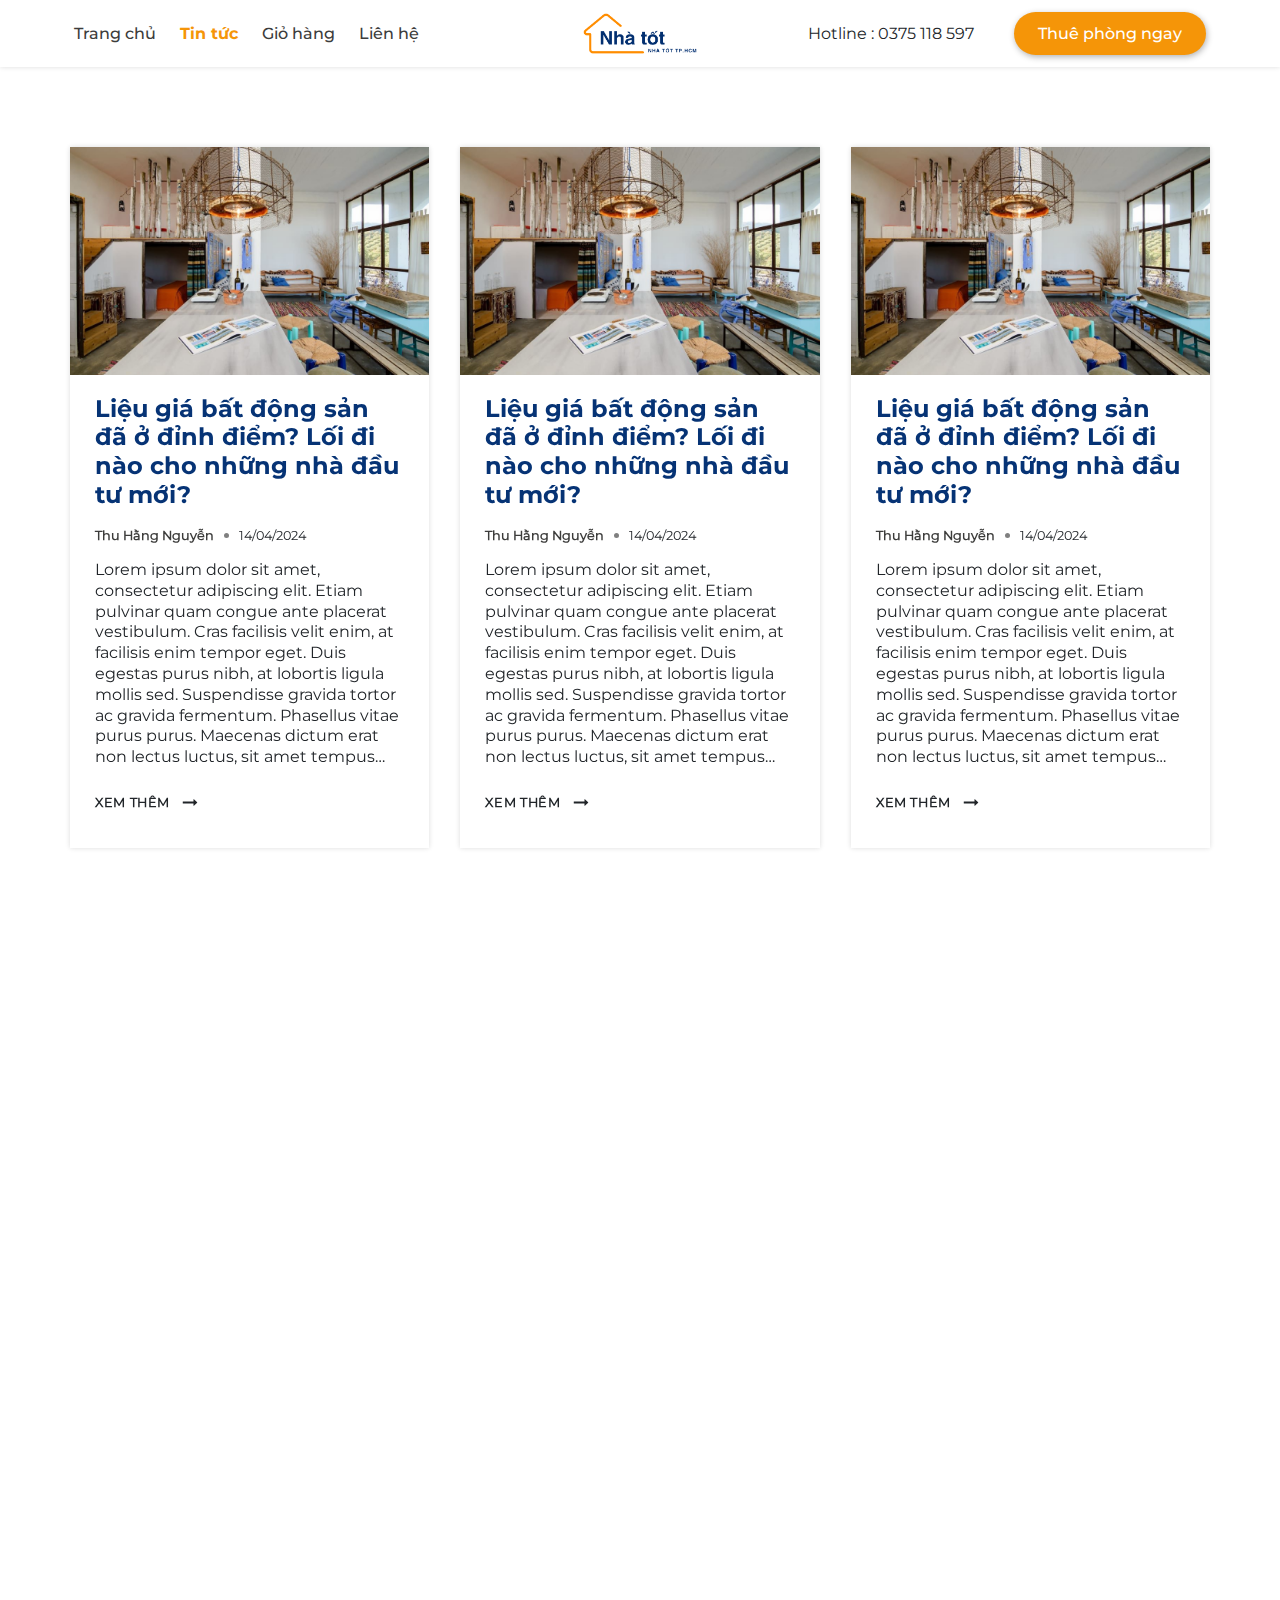
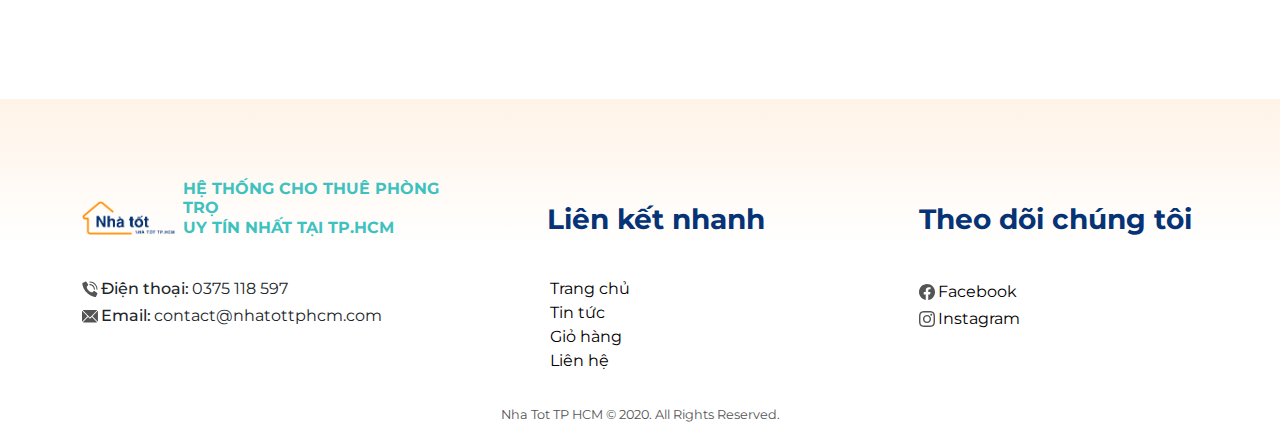
<file: news.html>
<!DOCTYPE html>
<html lang="en">

<head>
    <meta charset="UTF-8">
    <meta name="viewport" content="width=device-width, initial-scale=1.0">
    <link rel="shortcut icon" href="./publics/images/icon_logo.png" type="image/x-icon">
    <title>Nhà tốt - Nơi lưu trú lý tưởng dành cho bạn</title>

    <!-- BASE LINK -->
    <link rel="stylesheet" href="./publics/css/style.css">
    <link rel="stylesheet" href="./publics/css/bootstrap.min.css">
    <link rel="stylesheet" href="./publics/css/flatpickr.min.css">
    <link rel="stylesheet" href="./publics/css/aos.min.css">
    <link rel="stylesheet" href="./publics/css/swiper-bundle.min.css">
    <link rel="stylesheet" href="./publics/css/toastr.min.css">

    <!-- SCRIPT -->
    <script src="./publics/js/flatpickr.js"></script>
    <script src="./publics/js/aos.min.js"></script>
    <script src="./publics/js/swiper-bundle.min.js"></script>
    
</head>

<body>
    <div class="main blog-page">
        <!-- HEADDER START -->
        <header class="header">
            <div class="header-desk">
                <div class="container">
                    <div class="header-menu header-menu-left col-5">
                        <ul>
                            <li>
                                <a href="./index.html">Trang chủ</a>
                            </li>
                            <li>
                                <a class="active" href="./news.html">Tin tức</a>
                            </li>
                            <li>
                                <a href="./phong-tro.html">Giỏ hàng</a>
                            </li>
                            <li>
                                <a href="./contact.html">Liên hệ</a>
                            </li>
                        </ul>
                    </div>

                    <div class="header-menu header-menu-center logo col-2">
                        <img src="./publics/images/logo.png" width="60%" alt="">
                    </div>

                    <div class="header-menu header-menu-right col-5">
                        <p>Hotline : 0375 118 597</p>
                        <div class="booking-now">
                            <a href="./phong-tro.html">Thuê phòng ngay</a>
                        </div>
                    </div>
                </div>
            </div>
            <!-- HEADER MOBILE START -->
            <div class="header-mob">
                <div class="menu-set">
                    <div class="container">
                        <div class="btn-mobile">
                            <div class="item_menu top"></div>
                            <div class="item_menu center"></div>
                            <div class="item_menu bottom"></div>
                        </div>

                        <div class="booking-now">
                            <a href="./phong-tro.html">Thuê phòng ngay</a>
                        </div>
                    </div>
                </div>
                <div class="menu-move">
                    <ul>
                        <li>
                            <a href="./index.html">Trang chủ</a>
                        </li>
                        <li>
                            <a class="active" href="./news.html">Tin tức</a>
                        </li>
                        <li>
                            <a href="./phong-tro.html">Giỏ hàng</a>
                        </li>
                        <li>
                            <a href="./contact.html">Liên hệ</a>
                        </li>
                    </ul>
                </div>
            </div>
        </header>
        <!-- HEADDER END -->

        <!-- MAIN START -->
        <div class="main-news">
            <div class="content-blog container">
                <div class="list-blog">
                    <div class="item-blog" data-aos="zoom-in-up">
                        <div class="thumnail">
                            <img src="./publics/images/thumnail-blog.png" width="100%" alt="">
                        </div>
                        <div class="content-item">
                            <!-- <div class="nav-link">
                                <a href="#">SAAS</a>
                                <div class="line"></div>
                                <a href="#">BUSINESS</a>
                                <div class="line"></div>
                                <a href="#">MARKETING</a>
                            </div> -->

                            <h2 class="title">
                                <a href="./detail.html">Liệu giá bất động sản đã ở đỉnh điểm? Lối đi nào cho những nhà đầu tư mới?</a>
                            </h2>

                            <div class="date">
                                <p><a href="#" class="actor">Thu Hằng Nguyễn</a></p>
                                <div class="dot"></div>
                                <p class="day">14/04/2024</p>
                            </div>

                            <div class="desc">
                                <p>Lorem ipsum dolor sit amet, consectetur adipiscing elit. Etiam pulvinar quam congue ante placerat vestibulum. Cras facilisis velit enim, at facilisis enim tempor eget. Duis egestas purus nibh, at lobortis ligula mollis sed. Suspendisse gravida tortor ac gravida fermentum. Phasellus vitae purus purus. Maecenas dictum erat non lectus luctus, sit amet tempus eros rutrum. Nam vitae dictum lectus, sit amet semper diam. Quisque at augue vitae nulla ultricies tincidunt. Maecenas vehicula justo risus. Nam a nibh nunc. Vestibulum vel erat et mi aliquam commodo id quis nibh. Vivamus eget urna non quam consectetur sollicitudin. Pellentesque fermentum dolor dolor, lobortis dapibus lectus malesuada eu. Mauris blandit, diam vel porta accumsan, ante erat blandit mauris, ac pulvinar ex felis ac sapien. Sed in fringilla libero.Suspendisse maximus posuere consectetur. Mauris eu lacinia metus. Aliquam ultricies sollicitudin diam, vulputate lobortis mauris varius sit amet. Aliquam ullamcorper vulputate massa, eget malesuada justo posuere sit amet. Cras nulla leo, lacinia in pharetra a, fringilla et erat. Quisque et ante sed felis finibus tempor. Curabitur fringilla risus turpis, consectetur porttitor nisi fermentum non. Ut a diam ipsum. Curabitur gravida vestibulum pulvinar. Sed suscipit quam id lacus convallis feugiat vitae pulvinar odio. Cras pharetra a purus ac euismod. Ut congue malesuada urna, sed sagittis turpis congue sed. Morbi sagittis, tortor eget cursus dignissim, est tortor venenatis nisi, eget pulvinar purus nunc et libero.</p>
                            </div>

                            <div class="read-more">
                                <p><a href="#">Xem thêm
                                    <svg aria-hidden="true" class="kadence-svg-icon kadence-arrow-right-alt-svg" fill="currentColor" version="1.1" xmlns="http://www.w3.org/2000/svg" width="27" height="28" viewBox="0 0 27 28"><title>Continue</title><path d="M27 13.953c0 0.141-0.063 0.281-0.156 0.375l-6 5.531c-0.156 0.141-0.359 0.172-0.547 0.094-0.172-0.078-0.297-0.25-0.297-0.453v-3.5h-19.5c-0.281 0-0.5-0.219-0.5-0.5v-3c0-0.281 0.219-0.5 0.5-0.5h19.5v-3.5c0-0.203 0.109-0.375 0.297-0.453s0.391-0.047 0.547 0.078l6 5.469c0.094 0.094 0.156 0.219 0.156 0.359v0z"></path>
                                    </svg>
                                </a></p>
                            </div>
                        </div>
                    </div>
                    <!--  -->
                    <div class="item-blog" data-aos="zoom-in-up">
                        <div class="thumnail">
                            <img src="./publics/images/thumnail-blog.png" width="100%" alt="">
                        </div>
                        <div class="content-item">
                            <!-- <div class="nav-link">
                                <a href="#">SAAS</a>
                                <div class="line"></div>
                                <a href="#">BUSINESS</a>
                                <div class="line"></div>
                                <a href="#">MARKETING</a>
                            </div> -->

                            <h2 class="title">
                                <a href="./detail.html">Liệu giá bất động sản đã ở đỉnh điểm? Lối đi nào cho những nhà đầu tư mới?</a>
                            </h2>

                            <div class="date">
                                <p><a href="#" class="actor">Thu Hằng Nguyễn</a></p>
                                <div class="dot"></div>
                                <p class="day">14/04/2024</p>
                            </div>

                            <div class="desc">
                                <p>Lorem ipsum dolor sit amet, consectetur adipiscing elit. Etiam pulvinar quam congue ante placerat vestibulum. Cras facilisis velit enim, at facilisis enim tempor eget. Duis egestas purus nibh, at lobortis ligula mollis sed. Suspendisse gravida tortor ac gravida fermentum. Phasellus vitae purus purus. Maecenas dictum erat non lectus luctus, sit amet tempus eros rutrum. Nam vitae dictum lectus, sit amet semper diam. Quisque at augue vitae nulla ultricies tincidunt. Maecenas vehicula justo risus. Nam a nibh nunc. Vestibulum vel erat et mi aliquam commodo id quis nibh. Vivamus eget urna non quam consectetur sollicitudin. Pellentesque fermentum dolor dolor, lobortis dapibus lectus malesuada eu. Mauris blandit, diam vel porta accumsan, ante erat blandit mauris, ac pulvinar ex felis ac sapien. Sed in fringilla libero.Suspendisse maximus posuere consectetur. Mauris eu lacinia metus. Aliquam ultricies sollicitudin diam, vulputate lobortis mauris varius sit amet. Aliquam ullamcorper vulputate massa, eget malesuada justo posuere sit amet. Cras nulla leo, lacinia in pharetra a, fringilla et erat. Quisque et ante sed felis finibus tempor. Curabitur fringilla risus turpis, consectetur porttitor nisi fermentum non. Ut a diam ipsum. Curabitur gravida vestibulum pulvinar. Sed suscipit quam id lacus convallis feugiat vitae pulvinar odio. Cras pharetra a purus ac euismod. Ut congue malesuada urna, sed sagittis turpis congue sed. Morbi sagittis, tortor eget cursus dignissim, est tortor venenatis nisi, eget pulvinar purus nunc et libero.</p>
                            </div>

                            <div class="read-more">
                                <p><a href="#">Xem thêm
                                    <svg aria-hidden="true" class="kadence-svg-icon kadence-arrow-right-alt-svg" fill="currentColor" version="1.1" xmlns="http://www.w3.org/2000/svg" width="27" height="28" viewBox="0 0 27 28"><title>Continue</title><path d="M27 13.953c0 0.141-0.063 0.281-0.156 0.375l-6 5.531c-0.156 0.141-0.359 0.172-0.547 0.094-0.172-0.078-0.297-0.25-0.297-0.453v-3.5h-19.5c-0.281 0-0.5-0.219-0.5-0.5v-3c0-0.281 0.219-0.5 0.5-0.5h19.5v-3.5c0-0.203 0.109-0.375 0.297-0.453s0.391-0.047 0.547 0.078l6 5.469c0.094 0.094 0.156 0.219 0.156 0.359v0z"></path>
                                    </svg>
                                </a></p>
                            </div>
                        </div>
                    </div>
                    <!--  -->
                    <div class="item-blog" data-aos="zoom-in-up">
                        <div class="thumnail">
                            <img src="./publics/images/thumnail-blog.png" width="100%" alt="">
                        </div>
                        <div class="content-item">
                            <!-- <div class="nav-link">
                                <a href="#">SAAS</a>
                                <div class="line"></div>
                                <a href="#">BUSINESS</a>
                                <div class="line"></div>
                                <a href="#">MARKETING</a>
                            </div> -->

                            <h2 class="title">
                                <a href="./detail.html">Liệu giá bất động sản đã ở đỉnh điểm? Lối đi nào cho những nhà đầu tư mới?</a>
                            </h2>

                            <div class="date">
                                <p><a href="#" class="actor">Thu Hằng Nguyễn</a></p>
                                <div class="dot"></div>
                                <p class="day">14/04/2024</p>
                            </div>

                            <div class="desc">
                                <p>Lorem ipsum dolor sit amet, consectetur adipiscing elit. Etiam pulvinar quam congue ante placerat vestibulum. Cras facilisis velit enim, at facilisis enim tempor eget. Duis egestas purus nibh, at lobortis ligula mollis sed. Suspendisse gravida tortor ac gravida fermentum. Phasellus vitae purus purus. Maecenas dictum erat non lectus luctus, sit amet tempus eros rutrum. Nam vitae dictum lectus, sit amet semper diam. Quisque at augue vitae nulla ultricies tincidunt. Maecenas vehicula justo risus. Nam a nibh nunc. Vestibulum vel erat et mi aliquam commodo id quis nibh. Vivamus eget urna non quam consectetur sollicitudin. Pellentesque fermentum dolor dolor, lobortis dapibus lectus malesuada eu. Mauris blandit, diam vel porta accumsan, ante erat blandit mauris, ac pulvinar ex felis ac sapien. Sed in fringilla libero.Suspendisse maximus posuere consectetur. Mauris eu lacinia metus. Aliquam ultricies sollicitudin diam, vulputate lobortis mauris varius sit amet. Aliquam ullamcorper vulputate massa, eget malesuada justo posuere sit amet. Cras nulla leo, lacinia in pharetra a, fringilla et erat. Quisque et ante sed felis finibus tempor. Curabitur fringilla risus turpis, consectetur porttitor nisi fermentum non. Ut a diam ipsum. Curabitur gravida vestibulum pulvinar. Sed suscipit quam id lacus convallis feugiat vitae pulvinar odio. Cras pharetra a purus ac euismod. Ut congue malesuada urna, sed sagittis turpis congue sed. Morbi sagittis, tortor eget cursus dignissim, est tortor venenatis nisi, eget pulvinar purus nunc et libero.</p>
                            </div>

                            <div class="read-more">
                                <p><a href="#">Xem thêm
                                    <svg aria-hidden="true" class="kadence-svg-icon kadence-arrow-right-alt-svg" fill="currentColor" version="1.1" xmlns="http://www.w3.org/2000/svg" width="27" height="28" viewBox="0 0 27 28"><title>Continue</title><path d="M27 13.953c0 0.141-0.063 0.281-0.156 0.375l-6 5.531c-0.156 0.141-0.359 0.172-0.547 0.094-0.172-0.078-0.297-0.25-0.297-0.453v-3.5h-19.5c-0.281 0-0.5-0.219-0.5-0.5v-3c0-0.281 0.219-0.5 0.5-0.5h19.5v-3.5c0-0.203 0.109-0.375 0.297-0.453s0.391-0.047 0.547 0.078l6 5.469c0.094 0.094 0.156 0.219 0.156 0.359v0z"></path>
                                    </svg>
                                </a></p>
                            </div>
                        </div>
                    </div>
                    <!--  -->
                    <div class="item-blog" data-aos="zoom-in-up">
                        <div class="thumnail">
                            <img src="./publics/images/thumnail-blog.png" width="100%" alt="">
                        </div>
                        <div class="content-item">
                            <!-- <div class="nav-link">
                                <a href="#">SAAS</a>
                                <div class="line"></div>
                                <a href="#">BUSINESS</a>
                                <div class="line"></div>
                                <a href="#">MARKETING</a>
                            </div> -->

                            <h2 class="title">
                                <a href="./detail.html">Liệu giá bất động sản đã ở đỉnh điểm? Lối đi nào cho những nhà đầu tư mới?</a>
                            </h2>

                            <div class="date">
                                <p><a href="#" class="actor">Thu Hằng Nguyễn</a></p>
                                <div class="dot"></div>
                                <p class="day">14/04/2024</p>
                            </div>

                            <div class="desc">
                                <p>Lorem ipsum dolor sit amet, consectetur adipiscing elit. Etiam pulvinar quam congue ante placerat vestibulum. Cras facilisis velit enim, at facilisis enim tempor eget. Duis egestas purus nibh, at lobortis ligula mollis sed. Suspendisse gravida tortor ac gravida fermentum. Phasellus vitae purus purus. Maecenas dictum erat non lectus luctus, sit amet tempus eros rutrum. Nam vitae dictum lectus, sit amet semper diam. Quisque at augue vitae nulla ultricies tincidunt. Maecenas vehicula justo risus. Nam a nibh nunc. Vestibulum vel erat et mi aliquam commodo id quis nibh. Vivamus eget urna non quam consectetur sollicitudin. Pellentesque fermentum dolor dolor, lobortis dapibus lectus malesuada eu. Mauris blandit, diam vel porta accumsan, ante erat blandit mauris, ac pulvinar ex felis ac sapien. Sed in fringilla libero.Suspendisse maximus posuere consectetur. Mauris eu lacinia metus. Aliquam ultricies sollicitudin diam, vulputate lobortis mauris varius sit amet. Aliquam ullamcorper vulputate massa, eget malesuada justo posuere sit amet. Cras nulla leo, lacinia in pharetra a, fringilla et erat. Quisque et ante sed felis finibus tempor. Curabitur fringilla risus turpis, consectetur porttitor nisi fermentum non. Ut a diam ipsum. Curabitur gravida vestibulum pulvinar. Sed suscipit quam id lacus convallis feugiat vitae pulvinar odio. Cras pharetra a purus ac euismod. Ut congue malesuada urna, sed sagittis turpis congue sed. Morbi sagittis, tortor eget cursus dignissim, est tortor venenatis nisi, eget pulvinar purus nunc et libero.</p>
                            </div>

                            <div class="read-more">
                                <p><a href="#">Xem thêm
                                    <svg aria-hidden="true" class="kadence-svg-icon kadence-arrow-right-alt-svg" fill="currentColor" version="1.1" xmlns="http://www.w3.org/2000/svg" width="27" height="28" viewBox="0 0 27 28"><title>Continue</title><path d="M27 13.953c0 0.141-0.063 0.281-0.156 0.375l-6 5.531c-0.156 0.141-0.359 0.172-0.547 0.094-0.172-0.078-0.297-0.25-0.297-0.453v-3.5h-19.5c-0.281 0-0.5-0.219-0.5-0.5v-3c0-0.281 0.219-0.5 0.5-0.5h19.5v-3.5c0-0.203 0.109-0.375 0.297-0.453s0.391-0.047 0.547 0.078l6 5.469c0.094 0.094 0.156 0.219 0.156 0.359v0z"></path>
                                    </svg>
                                </a></p>
                            </div>
                        </div>
                    </div>
                    <!--  -->
                    <div class="item-blog" data-aos="zoom-in-up">
                        <div class="thumnail">
                            <img src="./publics/images/thumnail-blog.png" width="100%" alt="">
                        </div>
                        <div class="content-item">
                            <!-- <div class="nav-link">
                                <a href="#">SAAS</a>
                                <div class="line"></div>
                                <a href="#">BUSINESS</a>
                                <div class="line"></div>
                                <a href="#">MARKETING</a>
                            </div> -->

                            <h2 class="title">
                                <a href="./detail.html">Liệu giá bất động sản đã ở đỉnh điểm? Lối đi nào cho những nhà đầu tư mới?</a>
                            </h2>

                            <div class="date">
                                <p><a href="#" class="actor">Thu Hằng Nguyễn</a></p>
                                <div class="dot"></div>
                                <p class="day">14/04/2024</p>
                            </div>

                            <div class="desc">
                                <p>Lorem ipsum dolor sit amet, consectetur adipiscing elit. Etiam pulvinar quam congue ante placerat vestibulum. Cras facilisis velit enim, at facilisis enim tempor eget. Duis egestas purus nibh, at lobortis ligula mollis sed. Suspendisse gravida tortor ac gravida fermentum. Phasellus vitae purus purus. Maecenas dictum erat non lectus luctus, sit amet tempus eros rutrum. Nam vitae dictum lectus, sit amet semper diam. Quisque at augue vitae nulla ultricies tincidunt. Maecenas vehicula justo risus. Nam a nibh nunc. Vestibulum vel erat et mi aliquam commodo id quis nibh. Vivamus eget urna non quam consectetur sollicitudin. Pellentesque fermentum dolor dolor, lobortis dapibus lectus malesuada eu. Mauris blandit, diam vel porta accumsan, ante erat blandit mauris, ac pulvinar ex felis ac sapien. Sed in fringilla libero.Suspendisse maximus posuere consectetur. Mauris eu lacinia metus. Aliquam ultricies sollicitudin diam, vulputate lobortis mauris varius sit amet. Aliquam ullamcorper vulputate massa, eget malesuada justo posuere sit amet. Cras nulla leo, lacinia in pharetra a, fringilla et erat. Quisque et ante sed felis finibus tempor. Curabitur fringilla risus turpis, consectetur porttitor nisi fermentum non. Ut a diam ipsum. Curabitur gravida vestibulum pulvinar. Sed suscipit quam id lacus convallis feugiat vitae pulvinar odio. Cras pharetra a purus ac euismod. Ut congue malesuada urna, sed sagittis turpis congue sed. Morbi sagittis, tortor eget cursus dignissim, est tortor venenatis nisi, eget pulvinar purus nunc et libero.</p>
                            </div>

                            <div class="read-more">
                                <p><a href="#">Xem thêm
                                    <svg aria-hidden="true" class="kadence-svg-icon kadence-arrow-right-alt-svg" fill="currentColor" version="1.1" xmlns="http://www.w3.org/2000/svg" width="27" height="28" viewBox="0 0 27 28"><title>Continue</title><path d="M27 13.953c0 0.141-0.063 0.281-0.156 0.375l-6 5.531c-0.156 0.141-0.359 0.172-0.547 0.094-0.172-0.078-0.297-0.25-0.297-0.453v-3.5h-19.5c-0.281 0-0.5-0.219-0.5-0.5v-3c0-0.281 0.219-0.5 0.5-0.5h19.5v-3.5c0-0.203 0.109-0.375 0.297-0.453s0.391-0.047 0.547 0.078l6 5.469c0.094 0.094 0.156 0.219 0.156 0.359v0z"></path>
                                    </svg>
                                </a></p>
                            </div>
                        </div>
                    </div>
                    <!--  -->
                    <div class="item-blog" data-aos="zoom-in-up">
                        <div class="thumnail">
                            <img src="./publics/images/thumnail-blog.png" width="100%" alt="">
                        </div>
                        <div class="content-item">
                            <!-- <div class="nav-link">
                                <a href="#">SAAS</a>
                                <div class="line"></div>
                                <a href="#">BUSINESS</a>
                                <div class="line"></div>
                                <a href="#">MARKETING</a>
                            </div> -->

                            <h2 class="title">
                                <a href="./detail.html">Liệu giá bất động sản đã ở đỉnh điểm? Lối đi nào cho những nhà đầu tư mới?</a>
                            </h2>

                            <div class="date">
                                <p><a href="#" class="actor">Thu Hằng Nguyễn</a></p>
                                <div class="dot"></div>
                                <p class="day">14/04/2024</p>
                            </div>

                            <div class="desc">
                                <p>Lorem ipsum dolor sit amet, consectetur adipiscing elit. Etiam pulvinar quam congue ante placerat vestibulum. Cras facilisis velit enim, at facilisis enim tempor eget. Duis egestas purus nibh, at lobortis ligula mollis sed. Suspendisse gravida tortor ac gravida fermentum. Phasellus vitae purus purus. Maecenas dictum erat non lectus luctus, sit amet tempus eros rutrum. Nam vitae dictum lectus, sit amet semper diam. Quisque at augue vitae nulla ultricies tincidunt. Maecenas vehicula justo risus. Nam a nibh nunc. Vestibulum vel erat et mi aliquam commodo id quis nibh. Vivamus eget urna non quam consectetur sollicitudin. Pellentesque fermentum dolor dolor, lobortis dapibus lectus malesuada eu. Mauris blandit, diam vel porta accumsan, ante erat blandit mauris, ac pulvinar ex felis ac sapien. Sed in fringilla libero.Suspendisse maximus posuere consectetur. Mauris eu lacinia metus. Aliquam ultricies sollicitudin diam, vulputate lobortis mauris varius sit amet. Aliquam ullamcorper vulputate massa, eget malesuada justo posuere sit amet. Cras nulla leo, lacinia in pharetra a, fringilla et erat. Quisque et ante sed felis finibus tempor. Curabitur fringilla risus turpis, consectetur porttitor nisi fermentum non. Ut a diam ipsum. Curabitur gravida vestibulum pulvinar. Sed suscipit quam id lacus convallis feugiat vitae pulvinar odio. Cras pharetra a purus ac euismod. Ut congue malesuada urna, sed sagittis turpis congue sed. Morbi sagittis, tortor eget cursus dignissim, est tortor venenatis nisi, eget pulvinar purus nunc et libero.</p>
                            </div>

                            <div class="read-more">
                                <p><a href="#">Xem thêm
                                    <svg aria-hidden="true" class="kadence-svg-icon kadence-arrow-right-alt-svg" fill="currentColor" version="1.1" xmlns="http://www.w3.org/2000/svg" width="27" height="28" viewBox="0 0 27 28"><title>Continue</title><path d="M27 13.953c0 0.141-0.063 0.281-0.156 0.375l-6 5.531c-0.156 0.141-0.359 0.172-0.547 0.094-0.172-0.078-0.297-0.25-0.297-0.453v-3.5h-19.5c-0.281 0-0.5-0.219-0.5-0.5v-3c0-0.281 0.219-0.5 0.5-0.5h19.5v-3.5c0-0.203 0.109-0.375 0.297-0.453s0.391-0.047 0.547 0.078l6 5.469c0.094 0.094 0.156 0.219 0.156 0.359v0z"></path>
                                    </svg>
                                </a></p>
                            </div>
                        </div>
                    </div>
                </div>
            </div>
        </div>
        <!-- MAIN END -->

        <!-- FOOTER START -->
        <div class="footer">
            <div class="container">
                <div class="item-footer col-md-4 col-12">
                    <div class="top">
                        <div class="logo col-md-3 col-6">
                            <img src="./publics/images/logo.png" width="100%" alt="">
                        </div>
                        <div class="title col-md-9 col-12">
                            <h6>Hệ thống cho thuê phòng trọ <br> uy tín nhất tại TP.HCM</h6>
                        </div>
                    </div>
                    <div class="bottom">
                        <div class="item-content">
                            <div class="left">
                                <svg width="26" height="27" viewBox="0 0 26 27" fill="none"
                                    xmlns="http://www.w3.org/2000/svg">
                                    <path
                                        d="M10.6385 16.073C8.18664 13.5542 7.63302 11.0355 7.50812 10.0264C7.47322 9.74735 7.56669 9.46753 7.76101 9.26931L9.74518 7.23194C10.0371 6.93229 10.0888 6.4653 9.87008 6.10589L6.71091 1.06662C6.46888 0.66863 5.97191 0.524993 5.56337 0.734943L0.491788 3.18861C0.161415 3.35572 -0.0329063 3.71631 0.00460389 4.09264C0.270341 6.68598 1.37093 13.061 7.46959 19.3265C13.5682 25.5919 19.7732 26.722 22.299 26.995C22.6654 27.0335 23.0164 26.8339 23.1791 26.4945L25.5676 21.2847C25.7712 20.8659 25.6323 20.3567 25.2465 20.1076L20.341 16.8632C19.9913 16.6383 19.5367 16.6911 19.2448 16.9906L17.2615 19.0289C17.0686 19.2285 16.7962 19.3245 16.5246 19.2887C15.5422 19.1604 13.0904 18.5917 10.6385 16.073Z"
                                        fill="#545454" />
                                    <path
                                        d="M20.374 14.7439C19.8848 14.7439 19.4882 14.3365 19.4882 13.8339C19.484 10.0666 16.5121 7.0136 12.8448 7.00934C12.3556 7.00934 11.959 6.60194 11.959 6.0994C11.959 5.59685 12.3556 5.18945 12.8448 5.18945C17.4901 5.19472 21.2546 9.06189 21.2598 13.8339C21.2598 14.3365 20.8632 14.7439 20.374 14.7439Z"
                                        fill="#545454" />
                                    <path
                                        d="M24.8029 14.7428C24.3137 14.7428 23.9171 14.3354 23.9171 13.8329C23.9103 7.55392 18.957 2.46558 12.8448 2.45856C12.3556 2.45856 11.959 2.05116 11.959 1.54862C11.959 1.04607 12.3556 0.638672 12.8448 0.638672C19.935 0.646696 25.6809 6.54924 25.6887 13.8329C25.6887 14.0742 25.5954 14.3056 25.4293 14.4763C25.2632 14.6469 25.0379 14.7428 24.8029 14.7428Z"
                                        fill="#545454" />
                                </svg>
                                <p>Điện thoại:</p>
                            </div>
                            <div class="right">
                                <p>0375 118 597</p>
                            </div>
                        </div>
                        <div class="item-content">
                            <div class="left">
                                <svg width="27" height="22" viewBox="0 0 27 22" fill="none"
                                    xmlns="http://www.w3.org/2000/svg">
                                    <path
                                        d="M24.5457 0.943359H2.36489C2.0008 0.943359 1.65994 1.03531 1.35156 1.18687L13.4027 13.5667L16.1038 10.9C16.1038 10.9 16.104 10.8998 16.104 10.8997C16.1041 10.8995 16.1043 10.8994 16.1043 10.8994L25.5594 1.18709C25.2509 1.03542 24.9099 0.943359 24.5457 0.943359Z"
                                        fill="#545454" />
                                    <path
                                        d="M26.675 2.33594L17.7773 11.4758L26.6747 20.6158C26.8223 20.299 26.9118 19.9488 26.9118 19.5748V3.37652C26.9118 3.00271 26.8225 2.65261 26.675 2.33594Z"
                                        fill="#545454" />
                                    <path
                                        d="M0.237051 2.33594C0.0895116 2.65272 0 3.00288 0 3.3769V19.5752C0 19.949 0.0894064 20.2992 0.23684 20.6159L9.13454 11.4761L0.237051 2.33594Z"
                                        fill="#545454" />
                                    <path
                                        d="M16.662 12.6173L13.9605 15.2842C13.8065 15.4424 13.6048 15.5215 13.4031 15.5215C13.2015 15.5215 12.9997 15.4424 12.8457 15.2842L10.2494 12.6172L1.35156 21.7571C1.65999 21.9088 2.00106 22.0008 2.36526 22.0008H24.546C24.9101 22.0008 25.251 21.9089 25.5594 21.7573L16.662 12.6173Z"
                                        fill="#545454" />
                                </svg>
                                <p>Email:</p>
                            </div>
                            <div class="right">
                                <p>contact@nhatottphcm.com</p>
                            </div>
                        </div>
                    </div>
                </div>
                <div class="item-footer col-md-3 col-12">
                    <div class="title">
                        <h3>Liên kết nhanh</h3>
                    </div>
                    <div class="content">
                        <p>
                            <a href="./index.html">Trang chủ</a>
                        </p>
                        <p>
                            <a href="./news.html">Tin tức</a>
                        </p>
                        <p>
                            <a href="./phong-tro.html">Giỏ hàng</a>
                        </p>
                        <p>
                            <a href="./contact.html">Liên hệ</a>
                        </p>
                    </div>
                </div>
                <div class="item-footer col-md-3 col-12">
                    <div class="title">
                        <h3>Theo dõi chúng tôi</h3>
                    </div>
                    <div class="content">
                        <div class="item-content">
                            <svg width="16" height="16" viewBox="0 0 16 16" fill="none"
                                xmlns="http://www.w3.org/2000/svg">
                                <path
                                    d="M16.0009 8.04921C16.0009 3.60375 12.419 0 8.00047 0C3.58193 0 0 3.60375 0 8.04921C0 12.0668 2.92566 15.3968 6.7504 16.0006V10.3759H4.71903V8.04921H6.7504V6.27587C6.7504 4.25853 7.94481 3.14422 9.77229 3.14422C10.6476 3.14422 11.5632 3.30143 11.5632 3.30143V5.28229H10.5543C9.56048 5.28229 9.25054 5.90276 9.25054 6.5393V8.04921H11.4694L11.1147 10.3759H9.25054V16.0006C13.0753 15.3968 16.0009 12.0668 16.0009 8.04921Z"
                                    fill="#545454" />
                            </svg>
                            <p><a href="https://www.facebook.com/profile.php?id=100083939774542">Facebook</a></p>
                        </div>
                        <!--  -->
                        <div class="item-content">
                            <svg width="16" height="16" viewBox="0 0 16 16" fill="none"
                                xmlns="http://www.w3.org/2000/svg">
                                <path
                                    d="M8.00075 0C5.82806 0 5.55539 0.00950025 4.70205 0.048334C3.85037 0.0873344 3.26903 0.222169 2.76036 0.420004C2.23419 0.62434 1.78785 0.897676 1.34318 1.34251C0.898176 1.78719 0.62484 2.23352 0.419838 2.75953C0.221502 3.26837 0.0865008 3.84987 0.0481671 4.70122C0.01 5.55456 0 5.82739 0 8.00008C0 10.1728 0.00966692 10.4446 0.048334 11.298C0.0875011 12.1496 0.222336 12.731 0.420004 13.2396C0.624507 13.7658 0.897843 14.2121 1.34268 14.6568C1.78719 15.1018 2.23352 15.3758 2.75936 15.5802C3.26837 15.778 3.84987 15.9128 4.70138 15.9518C5.55472 15.9907 5.82723 16.0002 7.99975 16.0002C10.1726 16.0002 10.4444 15.9907 11.2978 15.9518C12.1495 15.9128 12.7315 15.778 13.2405 15.5802C13.7665 15.3758 14.2121 15.1018 14.6567 14.6568C15.1017 14.2121 15.375 13.7658 15.58 13.2398C15.7767 12.731 15.9117 12.1495 15.9517 11.2981C15.99 10.4448 16 10.1728 16 8.00008C16 5.82739 15.99 5.55472 15.9517 4.70138C15.9117 3.84971 15.7767 3.26837 15.58 2.7597C15.375 2.23352 15.1017 1.78719 14.6567 1.34251C14.2116 0.897509 13.7666 0.624173 13.24 0.420004C12.73 0.222169 12.1483 0.0873344 11.2966 0.048334C10.4433 0.00950025 10.1716 0 7.99825 0H8.00075ZM7.28308 1.44168C7.49608 1.44135 7.73375 1.44168 8.00075 1.44168C10.1368 1.44168 10.3899 1.44935 11.2335 1.48768C12.0135 1.52335 12.4368 1.65368 12.7188 1.76319C13.0921 1.90819 13.3583 2.08152 13.6381 2.36152C13.9181 2.64153 14.0915 2.9082 14.2368 3.28153C14.3463 3.5632 14.4768 3.98654 14.5123 4.76655C14.5507 5.60989 14.559 5.86323 14.559 7.99825C14.559 10.1333 14.5507 10.3866 14.5123 11.2299C14.4767 12.01 14.3463 12.4333 14.2368 12.715C14.0918 13.0883 13.9181 13.3541 13.6381 13.634C13.3581 13.914 13.0923 14.0873 12.7188 14.2323C12.4371 14.3423 12.0135 14.4723 11.2335 14.508C10.3901 14.5463 10.1368 14.5547 8.00075 14.5547C5.86456 14.5547 5.61139 14.5463 4.76805 14.508C3.98804 14.472 3.5647 14.3416 3.28253 14.2321C2.9092 14.0871 2.64253 13.9138 2.36252 13.6338C2.08252 13.3538 1.90919 13.0878 1.76385 12.7143C1.65435 12.4326 1.52385 12.0093 1.48835 11.2293C1.45002 10.3859 1.44235 10.1326 1.44235 7.99625C1.44235 5.85989 1.45002 5.60789 1.48835 4.76455C1.52402 3.98454 1.65435 3.5612 1.76385 3.2792C1.90885 2.90586 2.08252 2.63919 2.36252 2.35919C2.64253 2.07919 2.9092 1.90585 3.28253 1.76052C3.56454 1.65052 3.98804 1.52052 4.76805 1.48468C5.50606 1.45135 5.79206 1.44135 7.28308 1.43968V1.44168ZM12.2711 2.77003C11.7411 2.77003 11.3111 3.19953 11.3111 3.72971C11.3111 4.25971 11.7411 4.68972 12.2711 4.68972C12.8011 4.68972 13.2311 4.25971 13.2311 3.72971C13.2311 3.1997 12.8011 2.7697 12.2711 2.7697V2.77003ZM8.00075 3.89171C5.73189 3.89171 3.89237 5.73123 3.89237 8.00008C3.89237 10.2689 5.73189 12.1076 8.00075 12.1076C10.2696 12.1076 12.1085 10.2689 12.1085 8.00008C12.1085 5.73123 10.2694 3.89171 8.00058 3.89171H8.00075ZM8.00075 5.33339C9.47343 5.33339 10.6674 6.52723 10.6674 8.00008C10.6674 9.47277 9.47343 10.6668 8.00075 10.6668C6.5279 10.6668 5.33406 9.47277 5.33406 8.00008C5.33406 6.52723 6.5279 5.33339 8.00075 5.33339V5.33339Z"
                                    fill="#545454" />
                            </svg>
                            <p><a href="#">Instagram</a></p>
                        </div>
                    </div>
                </div>
            </div>
            <p class="coppy-r">Nha Tot TP HCM © 2020. All Rights Reserved.</p>
        </div>
        <!-- FOOTER END -->
    </div>


    <!-- BASE LINK SCRIPT -->
    <script src="./publics/js/bootstrap.min.js"></script>
    <script src="./publics/js/jquery-3.7.1.min.js"></script>
    <script src="./publics/js/index.js"></script>

</body>

</html>
</file>
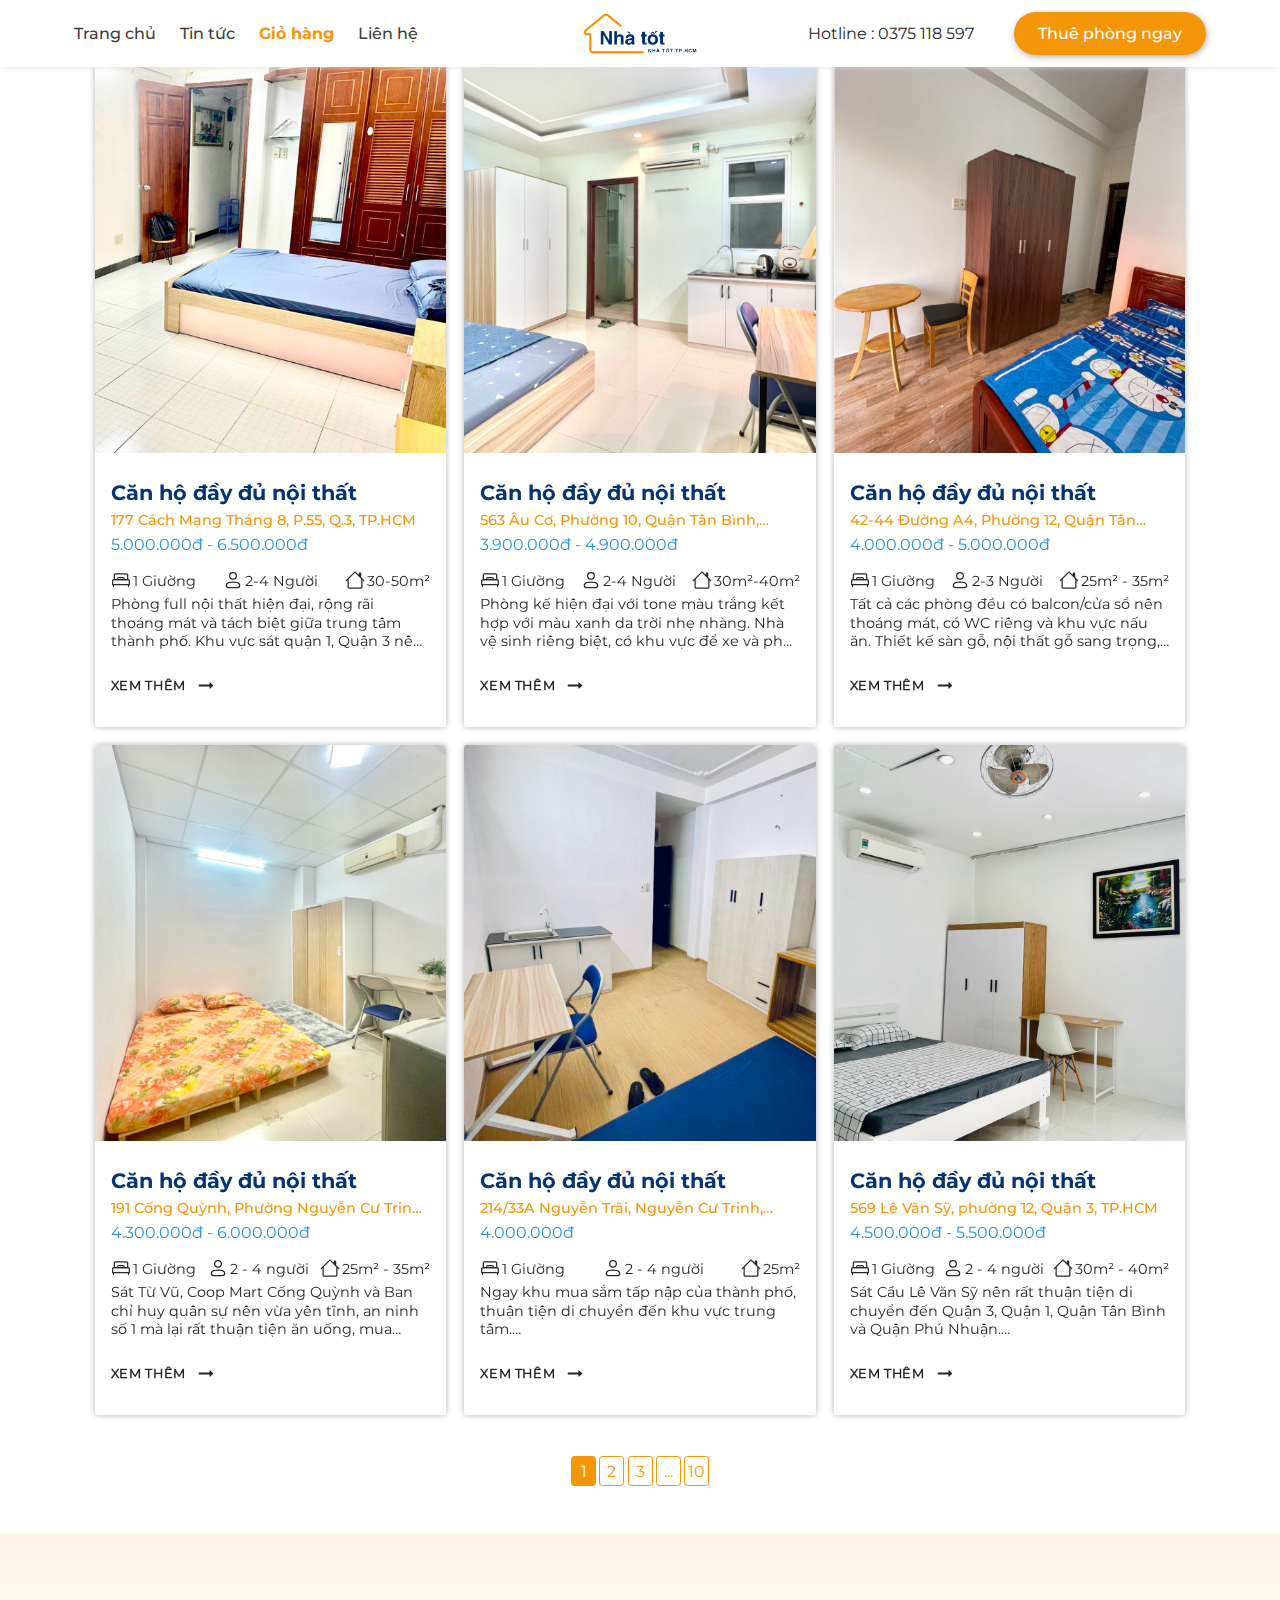
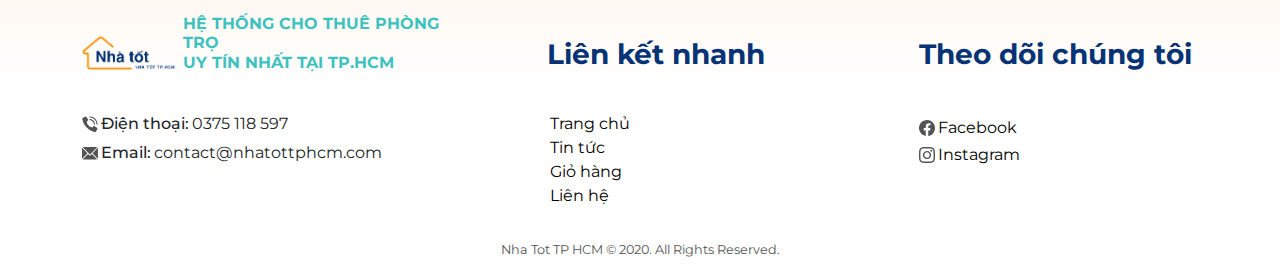
<file: phong-tro.html>
<!DOCTYPE html>
<html lang="en">

<head>
    <meta charset="UTF-8">
    <meta name="viewport" content="width=device-width, initial-scale=1.0">
    <link rel="shortcut icon" href="./publics/images/icon_logo.png" type="image/x-icon">
    <title>Nhà tốt - Nơi lưu trú lý tưởng dành cho bạn</title>

    <!-- BASE LINK -->
    <link rel="stylesheet" href="./publics/css/style.css">
    <link rel="stylesheet" href="./publics/css/bootstrap.min.css">
    <link rel="stylesheet" href="./publics/css/flatpickr.min.css">
    <link rel="stylesheet" href="./publics/css/aos.min.css">
    <link rel="stylesheet" href="./publics/css/swiper-bundle.min.css">
    <link rel="stylesheet" href="./publics/css/toastr.min.css">

    <!-- SCRIPT -->
    <script src="./publics/js/flatpickr.js"></script>
    <script src="./publics/js/aos.min.js"></script>
    <script src="./publics/js/swiper-bundle.min.js"></script>
    
</head>

<body>
    <div class="main room-page">
        <!-- HEADDER START -->
        <header class="header">
            <div class="header-desk">
                <div class="container">
                    <div class="header-menu header-menu-left col-5">
                        <ul>
                            <li>
                                <a href="./index.html">Trang chủ</a>
                            </li>
                            <li>
                                <a href="./news.html">Tin tức</a>
                            </li>
                            <li>
                                <a class="active" href="./phong-tro.html">Giỏ hàng</a>
                            </li>
                            <li>
                                <a href="./contact.html">Liên hệ</a>
                            </li>
                        </ul>
                    </div>

                    <div class="header-menu header-menu-center logo col-2">
                        <img src="./publics/images/logo.png" width="60%" alt="">
                    </div>

                    <div class="header-menu header-menu-right col-5">
                        <p>Hotline : 0375 118 597</p>
                        <div class="booking-now">
                            <a href="./phong-tro.html">Thuê phòng ngay</a>
                        </div>
                    </div>
                </div>
            </div>
            <!-- HEADER MOBILE START -->
            <div class="header-mob">
                <div class="menu-set">
                    <div class="container">
                        <div class="btn-mobile">
                            <div class="item_menu top"></div>
                            <div class="item_menu center"></div>
                            <div class="item_menu bottom"></div>
                        </div>

                        <div class="booking-now">
                            <a href="./phong-tro.html">Thuê phòng ngay</a>
                        </div>
                    </div>
                </div>
                <div class="menu-move">
                    <ul>
                        <li>
                            <a href="./index.html">Trang chủ</a>
                        </li>
                        <li>
                            <a href="./news.html">Tin tức</a>
                        </li>
                        <li>
                            <a class="active" href="./phong-tro.html">Giỏ hàng</a>
                        </li>
                        <li>
                            <a href="./contact.html">Liên hệ</a>
                        </li>
                    </ul>
                </div>
            </div>
        </header>
        <!-- HEADDER END -->

        <!-- MAIN START -->
        <div class="main-page">
            <div class="container">
                <div class="content">
                    <!--  -->
                    <div class="item-content" data-aos="zoom-in-up">
                        <div class="thumnail-room">
                            <img src="./publics/images/cmt8-thumbnail.png" width="100%" alt="">
                        </div>
                        <div class="desc-room">
                            <b class="name">
                                <a href="./can-ho-cach-mang-thang-8.html">Căn hộ đầy đủ nội thất</a>
                            </b>
                            <p class="address">177 Cách Mạng Tháng 8, P.55, Q.3, TP.HCM</p>
                            <p class="price">5.000.000đ - 6.500.000đ</p>
                            <div class="detail-room">
                                <div class="item-detail">
                                    <svg width="24" height="24" viewBox="0 0 24 24" fill="none"
                                        xmlns="http://www.w3.org/2000/svg">
                                        <path
                                            d="M3 17.5V19.5M21 17.5V19.5M4 6C4 5.60218 4.15804 5.22064 4.43934 4.93934C4.72064 4.65804 5.10218 4.5 5.5 4.5H18.5C18.8978 4.5 19.2794 4.65804 19.5607 4.93934C19.842 5.22064 20 5.60218 20 6V11.5H4V6Z"
                                            stroke="#262729" stroke-width="1.5" stroke-linecap="round"
                                            stroke-linejoin="round" />
                                        <path
                                            d="M14.5 9H9.5C9.10218 9 8.72064 9.15804 8.43934 9.43934C8.15804 9.72064 8 10.1022 8 10.5V11.5H16V10.5C16 10.1022 15.842 9.72064 15.5607 9.43934C15.2794 9.15804 14.8978 9 14.5 9ZM2 13C2 12.6022 2.15804 12.2206 2.43934 11.9393C2.72064 11.658 3.10218 11.5 3.5 11.5H20.5C20.8978 11.5 21.2794 11.658 21.5607 11.9393C21.842 12.2206 22 12.6022 22 13V17.5H2V13Z"
                                            stroke="#262729" stroke-width="1.5" stroke-linecap="round"
                                            stroke-linejoin="round" />
                                    </svg>
                                    1 Giường
                                </div>
                                <div class="item-detail">
                                    <svg width="24" height="24" viewBox="0 0 24 24" fill="none"
                                        xmlns="http://www.w3.org/2000/svg">
                                        <path
                                            d="M17.5 21.0001H6.5C5.11929 21.0001 4 19.8808 4 18.5001C4 14.4194 10 14.5001 12 14.5001C14 14.5001 20 14.4194 20 18.5001C20 19.8808 18.8807 21.0001 17.5 21.0001Z"
                                            stroke="#262729" stroke-width="1.5" stroke-linecap="round"
                                            stroke-linejoin="round" />
                                        <path
                                            d="M12 11C14.2091 11 16 9.20914 16 7C16 4.79086 14.2091 3 12 3C9.79086 3 8 4.79086 8 7C8 9.20914 9.79086 11 12 11Z"
                                            stroke="#262729" stroke-width="1.5" stroke-linecap="round"
                                            stroke-linejoin="round" />
                                    </svg>
                                    2-4 Người
                                </div>
                                <div class="item-detail">
                                    <svg width="16" height="16" viewBox="0 0 16 16" fill="none"
                                        xmlns="http://www.w3.org/2000/svg">
                                        <path
                                            d="M8.70711 1.50005C8.31658 1.10952 7.68342 1.10952 7.29289 1.50005L0.646447 8.14649C0.451184 8.34176 0.451184 8.65834 0.646447 8.8536C0.841709 9.04886 1.15829 9.04886 1.35355 8.8536L2 8.20715V13.5C2 14.3285 2.67157 15 3.5 15H12.5C13.3284 15 14 14.3285 14 13.5V8.20715L14.6464 8.8536C14.8417 9.04886 15.1583 9.04886 15.3536 8.8536C15.5488 8.65834 15.5488 8.34176 15.3536 8.14649L13 5.79294V2.50005C13 2.2239 12.7761 2.00005 12.5 2.00005H11.5C11.2239 2.00005 11 2.2239 11 2.50005V3.79294L8.70711 1.50005ZM13 7.20715V13.5C13 13.7762 12.7761 14 12.5 14H3.5C3.22386 14 3 13.7762 3 13.5V7.20715L8 2.20715L13 7.20715Z"
                                            fill="#262729" />
                                    </svg>
                                    30-50m²
                                </div>
                            </div>
                            <div class="more-room">
                                <p>
                                    Phòng full nội thất hiện đại, rộng rãi thoáng mát và tách biệt giữa trung tâm thành
                                    phố. Khu vực sát quận 1, Quận 3 nên di chuyển đi đâu cũng rất gần. Nội thất được
                                    trang bị đầy đủ, khách thuê và khu vuẹc xung quanh đều dân trí cao, yên tĩnh, an
                                    toàn.

                                    <br>
                                    Miễn phí để 2 xe máy/phòng
                                </p>
                            </div>
                            <div class="read-more">
                                <p><a href="./can-ho-cach-mang-thang-8.html">Xem thêm
                                        <svg aria-hidden="true" class="kadence-svg-icon kadence-arrow-right-alt-svg"
                                            fill="currentColor" version="1.1" xmlns="http://www.w3.org/2000/svg"
                                            width="27" height="28" viewBox="0 0 27 28">
                                            <title>Continue</title>
                                            <path
                                                d="M27 13.953c0 0.141-0.063 0.281-0.156 0.375l-6 5.531c-0.156 0.141-0.359 0.172-0.547 0.094-0.172-0.078-0.297-0.25-0.297-0.453v-3.5h-19.5c-0.281 0-0.5-0.219-0.5-0.5v-3c0-0.281 0.219-0.5 0.5-0.5h19.5v-3.5c0-0.203 0.109-0.375 0.297-0.453s0.391-0.047 0.547 0.078l6 5.469c0.094 0.094 0.156 0.219 0.156 0.359v0z">
                                            </path>
                                        </svg>
                                    </a></p>
                            </div>
                        </div>
                    </div>
                    <!--  -->
                    <div class="item-content" data-aos="zoom-in-up">
                        <div class="thumnail-room">
                            <img src="./publics/images/au-co-thumbnail.png" width="100%" alt="">
                        </div>
                        <div class="desc-room">
                            <b class="name">
                                <a href="./can-ho-au-co.html">Căn hộ đầy đủ nội thất</a>
                            </b>
                            <p class="address">563 Âu Cơ, Phường 10, Quận Tân Bình, TP.HCM</p>
                            <p class="price">3.900.000đ - 4.900.000đ</p>
                            <div class="detail-room">
                                <div class="item-detail">
                                    <svg width="24" height="24" viewBox="0 0 24 24" fill="none"
                                        xmlns="http://www.w3.org/2000/svg">
                                        <path
                                            d="M3 17.5V19.5M21 17.5V19.5M4 6C4 5.60218 4.15804 5.22064 4.43934 4.93934C4.72064 4.65804 5.10218 4.5 5.5 4.5H18.5C18.8978 4.5 19.2794 4.65804 19.5607 4.93934C19.842 5.22064 20 5.60218 20 6V11.5H4V6Z"
                                            stroke="#262729" stroke-width="1.5" stroke-linecap="round"
                                            stroke-linejoin="round" />
                                        <path
                                            d="M14.5 9H9.5C9.10218 9 8.72064 9.15804 8.43934 9.43934C8.15804 9.72064 8 10.1022 8 10.5V11.5H16V10.5C16 10.1022 15.842 9.72064 15.5607 9.43934C15.2794 9.15804 14.8978 9 14.5 9ZM2 13C2 12.6022 2.15804 12.2206 2.43934 11.9393C2.72064 11.658 3.10218 11.5 3.5 11.5H20.5C20.8978 11.5 21.2794 11.658 21.5607 11.9393C21.842 12.2206 22 12.6022 22 13V17.5H2V13Z"
                                            stroke="#262729" stroke-width="1.5" stroke-linecap="round"
                                            stroke-linejoin="round" />
                                    </svg>
                                    1 Giường
                                </div>
                                <div class="item-detail">
                                    <svg width="24" height="24" viewBox="0 0 24 24" fill="none"
                                        xmlns="http://www.w3.org/2000/svg">
                                        <path
                                            d="M17.5 21.0001H6.5C5.11929 21.0001 4 19.8808 4 18.5001C4 14.4194 10 14.5001 12 14.5001C14 14.5001 20 14.4194 20 18.5001C20 19.8808 18.8807 21.0001 17.5 21.0001Z"
                                            stroke="#262729" stroke-width="1.5" stroke-linecap="round"
                                            stroke-linejoin="round" />
                                        <path
                                            d="M12 11C14.2091 11 16 9.20914 16 7C16 4.79086 14.2091 3 12 3C9.79086 3 8 4.79086 8 7C8 9.20914 9.79086 11 12 11Z"
                                            stroke="#262729" stroke-width="1.5" stroke-linecap="round"
                                            stroke-linejoin="round" />
                                    </svg>
                                    2-4 Người
                                </div>
                                <div class="item-detail">
                                    <svg width="16" height="16" viewBox="0 0 16 16" fill="none"
                                        xmlns="http://www.w3.org/2000/svg">
                                        <path
                                            d="M8.70711 1.50005C8.31658 1.10952 7.68342 1.10952 7.29289 1.50005L0.646447 8.14649C0.451184 8.34176 0.451184 8.65834 0.646447 8.8536C0.841709 9.04886 1.15829 9.04886 1.35355 8.8536L2 8.20715V13.5C2 14.3285 2.67157 15 3.5 15H12.5C13.3284 15 14 14.3285 14 13.5V8.20715L14.6464 8.8536C14.8417 9.04886 15.1583 9.04886 15.3536 8.8536C15.5488 8.65834 15.5488 8.34176 15.3536 8.14649L13 5.79294V2.50005C13 2.2239 12.7761 2.00005 12.5 2.00005H11.5C11.2239 2.00005 11 2.2239 11 2.50005V3.79294L8.70711 1.50005ZM13 7.20715V13.5C13 13.7762 12.7761 14 12.5 14H3.5C3.22386 14 3 13.7762 3 13.5V7.20715L8 2.20715L13 7.20715Z"
                                            fill="#262729" />
                                    </svg>
                                    30m²-40m²
                                </div>
                            </div>
                            <div class="more-room">
                                <p>
                                    Phòng kế hiện đại với tone màu trắng kết hợp với màu xanh da trời nhẹ nhàng. Nhà vệ
                                    sinh riêng biệt, có khu vực để xe và phơi đồ rộng rãi, thoáng mát. Trong hẻm lớn 2 ô
                                    tô tránh nhau nên thuận tiện di chuyển, đón xe taxi. Trong khu dân trí cao, không
                                    chung chủ, giờ giấc tự do và khoá an ninh, bảo mật.
                                </p>
                            </div>
                            <div class="read-more">
                                <p><a href="./can-ho-au-co.html">Xem thêm
                                        <svg aria-hidden="true" class="kadence-svg-icon kadence-arrow-right-alt-svg"
                                            fill="currentColor" version="1.1" xmlns="http://www.w3.org/2000/svg"
                                            width="27" height="28" viewBox="0 0 27 28">
                                            <title>Continue</title>
                                            <path
                                                d="M27 13.953c0 0.141-0.063 0.281-0.156 0.375l-6 5.531c-0.156 0.141-0.359 0.172-0.547 0.094-0.172-0.078-0.297-0.25-0.297-0.453v-3.5h-19.5c-0.281 0-0.5-0.219-0.5-0.5v-3c0-0.281 0.219-0.5 0.5-0.5h19.5v-3.5c0-0.203 0.109-0.375 0.297-0.453s0.391-0.047 0.547 0.078l6 5.469c0.094 0.094 0.156 0.219 0.156 0.359v0z">
                                            </path>
                                        </svg>
                                    </a></p>
                            </div>
                        </div>
                    </div>
                    <!--  -->
                    <div class="item-content" data-aos="zoom-in-up">
                        <div class="thumnail-room">
                            <img src="./publics/images/k300-thumbnail.png" width="100%" alt="">
                        </div>
                        <div class="desc-room">
                            <b class="name">
                                <a href="./can-ho-duong-k300.html">Căn hộ đầy đủ nội thất</a>
                            </b>
                            <p class="address">42-44 Đường A4, Phường 12, Quận Tân Bình, TP.HCM</p>
                            <p class="price">4.000.000đ - 5.000.000đ</p>
                            <div class="detail-room">
                                <div class="item-detail">
                                    <svg width="24" height="24" viewBox="0 0 24 24" fill="none"
                                        xmlns="http://www.w3.org/2000/svg">
                                        <path
                                            d="M3 17.5V19.5M21 17.5V19.5M4 6C4 5.60218 4.15804 5.22064 4.43934 4.93934C4.72064 4.65804 5.10218 4.5 5.5 4.5H18.5C18.8978 4.5 19.2794 4.65804 19.5607 4.93934C19.842 5.22064 20 5.60218 20 6V11.5H4V6Z"
                                            stroke="#262729" stroke-width="1.5" stroke-linecap="round"
                                            stroke-linejoin="round" />
                                        <path
                                            d="M14.5 9H9.5C9.10218 9 8.72064 9.15804 8.43934 9.43934C8.15804 9.72064 8 10.1022 8 10.5V11.5H16V10.5C16 10.1022 15.842 9.72064 15.5607 9.43934C15.2794 9.15804 14.8978 9 14.5 9ZM2 13C2 12.6022 2.15804 12.2206 2.43934 11.9393C2.72064 11.658 3.10218 11.5 3.5 11.5H20.5C20.8978 11.5 21.2794 11.658 21.5607 11.9393C21.842 12.2206 22 12.6022 22 13V17.5H2V13Z"
                                            stroke="#262729" stroke-width="1.5" stroke-linecap="round"
                                            stroke-linejoin="round" />
                                    </svg>
                                    1 Giường
                                </div>
                                <div class="item-detail">
                                    <svg width="24" height="24" viewBox="0 0 24 24" fill="none"
                                        xmlns="http://www.w3.org/2000/svg">
                                        <path
                                            d="M17.5 21.0001H6.5C5.11929 21.0001 4 19.8808 4 18.5001C4 14.4194 10 14.5001 12 14.5001C14 14.5001 20 14.4194 20 18.5001C20 19.8808 18.8807 21.0001 17.5 21.0001Z"
                                            stroke="#262729" stroke-width="1.5" stroke-linecap="round"
                                            stroke-linejoin="round" />
                                        <path
                                            d="M12 11C14.2091 11 16 9.20914 16 7C16 4.79086 14.2091 3 12 3C9.79086 3 8 4.79086 8 7C8 9.20914 9.79086 11 12 11Z"
                                            stroke="#262729" stroke-width="1.5" stroke-linecap="round"
                                            stroke-linejoin="round" />
                                    </svg>
                                    2-3 Người
                                </div>
                                <div class="item-detail">
                                    <svg width="16" height="16" viewBox="0 0 16 16" fill="none"
                                        xmlns="http://www.w3.org/2000/svg">
                                        <path
                                            d="M8.70711 1.50005C8.31658 1.10952 7.68342 1.10952 7.29289 1.50005L0.646447 8.14649C0.451184 8.34176 0.451184 8.65834 0.646447 8.8536C0.841709 9.04886 1.15829 9.04886 1.35355 8.8536L2 8.20715V13.5C2 14.3285 2.67157 15 3.5 15H12.5C13.3284 15 14 14.3285 14 13.5V8.20715L14.6464 8.8536C14.8417 9.04886 15.1583 9.04886 15.3536 8.8536C15.5488 8.65834 15.5488 8.34176 15.3536 8.14649L13 5.79294V2.50005C13 2.2239 12.7761 2.00005 12.5 2.00005H11.5C11.2239 2.00005 11 2.2239 11 2.50005V3.79294L8.70711 1.50005ZM13 7.20715V13.5C13 13.7762 12.7761 14 12.5 14H3.5C3.22386 14 3 13.7762 3 13.5V7.20715L8 2.20715L13 7.20715Z"
                                            fill="#262729" />
                                    </svg>
                                    25m² - 35m²
                                </div>
                            </div>
                            <div class="more-room">
                                <p>
                                    Tất cả các phòng đều có balcon/cửa sổ nên thoáng mát, có WC riêng và khu vực nấu ăn.
                                    Thiết kế sàn gỗ, nội thất gỗ sang trọng, bền bỉ. Nội thất được trag bị đầy đủ, hiện
                                    đại.
                                    <br>Nằm giữa khu k300 và mặt đường a4 nên thuận tiện di chuyển, đường xá thông
                                    thoáng không lo kẹt xe.
                                </p>
                            </div>
                            <div class="read-more">
                                <p><a href="./can-ho-duong-k300.html">Xem thêm
                                        <svg aria-hidden="true" class="kadence-svg-icon kadence-arrow-right-alt-svg"
                                            fill="currentColor" version="1.1" xmlns="http://www.w3.org/2000/svg"
                                            width="27" height="28" viewBox="0 0 27 28">
                                            <title>Continue</title>
                                            <path
                                                d="M27 13.953c0 0.141-0.063 0.281-0.156 0.375l-6 5.531c-0.156 0.141-0.359 0.172-0.547 0.094-0.172-0.078-0.297-0.25-0.297-0.453v-3.5h-19.5c-0.281 0-0.5-0.219-0.5-0.5v-3c0-0.281 0.219-0.5 0.5-0.5h19.5v-3.5c0-0.203 0.109-0.375 0.297-0.453s0.391-0.047 0.547 0.078l6 5.469c0.094 0.094 0.156 0.219 0.156 0.359v0z">
                                            </path>
                                        </svg>
                                    </a></p>
                            </div>
                        </div>
                    </div>
                    <!--  -->
                    <div class="item-content" data-aos="zoom-in-up">
                        <div class="thumnail-room">
                            <img src="./publics/images/cong-quynh-thumbnail.png" width="100%" alt="">
                        </div>
                        <div class="desc-room">
                            <b class="name">
                                <a href="./can-ho-cong-quynh.html">Căn hộ đầy đủ nội thất</a>
                            </b>
                            <p class="address">191 Cống Quỳnh, Phường Nguyễn Cư Trinh, Quận 1, TP.HCM</p>
                            <p class="price">4.300.000đ - 6.000.000đ</p>
                            <div class="detail-room">
                                <div class="item-detail">
                                    <svg width="24" height="24" viewBox="0 0 24 24" fill="none"
                                        xmlns="http://www.w3.org/2000/svg">
                                        <path
                                            d="M3 17.5V19.5M21 17.5V19.5M4 6C4 5.60218 4.15804 5.22064 4.43934 4.93934C4.72064 4.65804 5.10218 4.5 5.5 4.5H18.5C18.8978 4.5 19.2794 4.65804 19.5607 4.93934C19.842 5.22064 20 5.60218 20 6V11.5H4V6Z"
                                            stroke="#262729" stroke-width="1.5" stroke-linecap="round"
                                            stroke-linejoin="round" />
                                        <path
                                            d="M14.5 9H9.5C9.10218 9 8.72064 9.15804 8.43934 9.43934C8.15804 9.72064 8 10.1022 8 10.5V11.5H16V10.5C16 10.1022 15.842 9.72064 15.5607 9.43934C15.2794 9.15804 14.8978 9 14.5 9ZM2 13C2 12.6022 2.15804 12.2206 2.43934 11.9393C2.72064 11.658 3.10218 11.5 3.5 11.5H20.5C20.8978 11.5 21.2794 11.658 21.5607 11.9393C21.842 12.2206 22 12.6022 22 13V17.5H2V13Z"
                                            stroke="#262729" stroke-width="1.5" stroke-linecap="round"
                                            stroke-linejoin="round" />
                                    </svg>
                                    1 Giường
                                </div>
                                <div class="item-detail">
                                    <svg width="24" height="24" viewBox="0 0 24 24" fill="none"
                                        xmlns="http://www.w3.org/2000/svg">
                                        <path
                                            d="M17.5 21.0001H6.5C5.11929 21.0001 4 19.8808 4 18.5001C4 14.4194 10 14.5001 12 14.5001C14 14.5001 20 14.4194 20 18.5001C20 19.8808 18.8807 21.0001 17.5 21.0001Z"
                                            stroke="#262729" stroke-width="1.5" stroke-linecap="round"
                                            stroke-linejoin="round" />
                                        <path
                                            d="M12 11C14.2091 11 16 9.20914 16 7C16 4.79086 14.2091 3 12 3C9.79086 3 8 4.79086 8 7C8 9.20914 9.79086 11 12 11Z"
                                            stroke="#262729" stroke-width="1.5" stroke-linecap="round"
                                            stroke-linejoin="round" />
                                    </svg>
                                    2 - 4 người
                                </div>
                                <div class="item-detail">
                                    <svg width="16" height="16" viewBox="0 0 16 16" fill="none"
                                        xmlns="http://www.w3.org/2000/svg">
                                        <path
                                            d="M8.70711 1.50005C8.31658 1.10952 7.68342 1.10952 7.29289 1.50005L0.646447 8.14649C0.451184 8.34176 0.451184 8.65834 0.646447 8.8536C0.841709 9.04886 1.15829 9.04886 1.35355 8.8536L2 8.20715V13.5C2 14.3285 2.67157 15 3.5 15H12.5C13.3284 15 14 14.3285 14 13.5V8.20715L14.6464 8.8536C14.8417 9.04886 15.1583 9.04886 15.3536 8.8536C15.5488 8.65834 15.5488 8.34176 15.3536 8.14649L13 5.79294V2.50005C13 2.2239 12.7761 2.00005 12.5 2.00005H11.5C11.2239 2.00005 11 2.2239 11 2.50005V3.79294L8.70711 1.50005ZM13 7.20715V13.5C13 13.7762 12.7761 14 12.5 14H3.5C3.22386 14 3 13.7762 3 13.5V7.20715L8 2.20715L13 7.20715Z"
                                            fill="#262729" />
                                    </svg>
                                    25m² - 35m²
                                </div>
                            </div>
                            <div class="more-room">
                                <p>
                                    Sát  Từ Vũ, Coop Mart Cống Quỳnh và Ban chỉ huy quân sự nên vừa yên tĩnh, an ninh số 1 mà lại rất thuận tiện ăn uống, mua sắm...
                                    <br>Cách đầu đường Cống Quỳnh 20m2 và hẻm trứơc nhà rộng 5-6m nên o tô có thể vào tận nơi.
                                    <br>Đa dạng các loại phòng phù hợp với nhiều đối tượng khác nhau như: sinh viên, công chức, gia đình nhỏ...
                                    <br>Đầy đủ nội thất và được bảo hành sữa chữa miễn phí. Phòng decor mới toanh nên hiện đại và thoáng mát.
                                </p>
                            </div>
                            <div class="read-more">
                                <p><a href="./can-ho-cong-quynh.html">Xem thêm
                                        <svg aria-hidden="true" class="kadence-svg-icon kadence-arrow-right-alt-svg"
                                            fill="currentColor" version="1.1" xmlns="http://www.w3.org/2000/svg"
                                            width="27" height="28" viewBox="0 0 27 28">
                                            <title>Continue</title>
                                            <path
                                                d="M27 13.953c0 0.141-0.063 0.281-0.156 0.375l-6 5.531c-0.156 0.141-0.359 0.172-0.547 0.094-0.172-0.078-0.297-0.25-0.297-0.453v-3.5h-19.5c-0.281 0-0.5-0.219-0.5-0.5v-3c0-0.281 0.219-0.5 0.5-0.5h19.5v-3.5c0-0.203 0.109-0.375 0.297-0.453s0.391-0.047 0.547 0.078l6 5.469c0.094 0.094 0.156 0.219 0.156 0.359v0z">
                                            </path>
                                        </svg>
                                    </a></p>
                            </div>
                        </div>
                    </div>
                    <!--  -->
                    <div class="item-content" data-aos="zoom-in-up">
                        <div class="thumnail-room">
                            <img src="./publics/images/nguyen-trai-thumbnail.png" width="100%" alt="">
                        </div>
                        <div class="desc-room">
                            <b class="name">
                                <a href="./can-ho-nguyen-trai.html">Căn hộ đầy đủ nội thất</a>
                            </b>
                            <p class="address">214/33A Nguyễn Trãi, Nguyễn Cư Trinh, Quận 1, TP.HCM</p>
                            <p class="price">4.000.000đ</p>
                            <div class="detail-room">
                                <div class="item-detail">
                                    <svg width="24" height="24" viewBox="0 0 24 24" fill="none"
                                        xmlns="http://www.w3.org/2000/svg">
                                        <path
                                            d="M3 17.5V19.5M21 17.5V19.5M4 6C4 5.60218 4.15804 5.22064 4.43934 4.93934C4.72064 4.65804 5.10218 4.5 5.5 4.5H18.5C18.8978 4.5 19.2794 4.65804 19.5607 4.93934C19.842 5.22064 20 5.60218 20 6V11.5H4V6Z"
                                            stroke="#262729" stroke-width="1.5" stroke-linecap="round"
                                            stroke-linejoin="round" />
                                        <path
                                            d="M14.5 9H9.5C9.10218 9 8.72064 9.15804 8.43934 9.43934C8.15804 9.72064 8 10.1022 8 10.5V11.5H16V10.5C16 10.1022 15.842 9.72064 15.5607 9.43934C15.2794 9.15804 14.8978 9 14.5 9ZM2 13C2 12.6022 2.15804 12.2206 2.43934 11.9393C2.72064 11.658 3.10218 11.5 3.5 11.5H20.5C20.8978 11.5 21.2794 11.658 21.5607 11.9393C21.842 12.2206 22 12.6022 22 13V17.5H2V13Z"
                                            stroke="#262729" stroke-width="1.5" stroke-linecap="round"
                                            stroke-linejoin="round" />
                                    </svg>
                                    1 Giường
                                </div>
                                <div class="item-detail">
                                    <svg width="24" height="24" viewBox="0 0 24 24" fill="none"
                                        xmlns="http://www.w3.org/2000/svg">
                                        <path
                                            d="M17.5 21.0001H6.5C5.11929 21.0001 4 19.8808 4 18.5001C4 14.4194 10 14.5001 12 14.5001C14 14.5001 20 14.4194 20 18.5001C20 19.8808 18.8807 21.0001 17.5 21.0001Z"
                                            stroke="#262729" stroke-width="1.5" stroke-linecap="round"
                                            stroke-linejoin="round" />
                                        <path
                                            d="M12 11C14.2091 11 16 9.20914 16 7C16 4.79086 14.2091 3 12 3C9.79086 3 8 4.79086 8 7C8 9.20914 9.79086 11 12 11Z"
                                            stroke="#262729" stroke-width="1.5" stroke-linecap="round"
                                            stroke-linejoin="round" />
                                    </svg>
                                    2 - 4 người
                                </div>
                                <div class="item-detail">
                                    <svg width="16" height="16" viewBox="0 0 16 16" fill="none"
                                        xmlns="http://www.w3.org/2000/svg">
                                        <path
                                            d="M8.70711 1.50005C8.31658 1.10952 7.68342 1.10952 7.29289 1.50005L0.646447 8.14649C0.451184 8.34176 0.451184 8.65834 0.646447 8.8536C0.841709 9.04886 1.15829 9.04886 1.35355 8.8536L2 8.20715V13.5C2 14.3285 2.67157 15 3.5 15H12.5C13.3284 15 14 14.3285 14 13.5V8.20715L14.6464 8.8536C14.8417 9.04886 15.1583 9.04886 15.3536 8.8536C15.5488 8.65834 15.5488 8.34176 15.3536 8.14649L13 5.79294V2.50005C13 2.2239 12.7761 2.00005 12.5 2.00005H11.5C11.2239 2.00005 11 2.2239 11 2.50005V3.79294L8.70711 1.50005ZM13 7.20715V13.5C13 13.7762 12.7761 14 12.5 14H3.5C3.22386 14 3 13.7762 3 13.5V7.20715L8 2.20715L13 7.20715Z"
                                            fill="#262729" />
                                    </svg>
                                    25m²
                                </div>
                            </div>
                            <div class="more-room">
                                <p>
                                    Ngay khu mua sắm tấp nập của thành phố, thuận tiện di chuyển đến khu vực trung tâm.
                                    <br>Đầy đủ nội thất và mỗi phòng có thể ở 2-3 người. Có thể để xe ngay tầng trệt thuận lợi.
                                    <br>có WC riêng từng phòng và chi phí cạnh tranh so với khu vực.
                                </p>
                            </div>
                            <div class="read-more">
                                <p><a href="./can-ho-nguyen-trai.html">Xem thêm
                                        <svg aria-hidden="true" class="kadence-svg-icon kadence-arrow-right-alt-svg"
                                            fill="currentColor" version="1.1" xmlns="http://www.w3.org/2000/svg"
                                            width="27" height="28" viewBox="0 0 27 28">
                                            <title>Continue</title>
                                            <path
                                                d="M27 13.953c0 0.141-0.063 0.281-0.156 0.375l-6 5.531c-0.156 0.141-0.359 0.172-0.547 0.094-0.172-0.078-0.297-0.25-0.297-0.453v-3.5h-19.5c-0.281 0-0.5-0.219-0.5-0.5v-3c0-0.281 0.219-0.5 0.5-0.5h19.5v-3.5c0-0.203 0.109-0.375 0.297-0.453s0.391-0.047 0.547 0.078l6 5.469c0.094 0.094 0.156 0.219 0.156 0.359v0z">
                                            </path>
                                        </svg>
                                    </a></p>
                            </div>
                        </div>
                    </div>
                    <!--  -->
                    <div class="item-content" data-aos="zoom-in-up">
                        <div class="thumnail-room">
                            <img src="./publics/images/le-van-sy-thumbnail.png" width="100%" alt="">
                        </div>
                        <div class="desc-room">
                            <b class="name">
                                <a href="./can-ho-le-van-sy.html">Căn hộ đầy đủ nội thất</a>
                            </b>
                            <p class="address">569 Lê Văn Sỹ, phường 12, Quận 3, TP.HCM</p>
                            <p class="price">4.500.000đ - 5.500.000đ</p>
                            <div class="detail-room">
                                <div class="item-detail">
                                    <svg width="24" height="24" viewBox="0 0 24 24" fill="none"
                                        xmlns="http://www.w3.org/2000/svg">
                                        <path
                                            d="M3 17.5V19.5M21 17.5V19.5M4 6C4 5.60218 4.15804 5.22064 4.43934 4.93934C4.72064 4.65804 5.10218 4.5 5.5 4.5H18.5C18.8978 4.5 19.2794 4.65804 19.5607 4.93934C19.842 5.22064 20 5.60218 20 6V11.5H4V6Z"
                                            stroke="#262729" stroke-width="1.5" stroke-linecap="round"
                                            stroke-linejoin="round" />
                                        <path
                                            d="M14.5 9H9.5C9.10218 9 8.72064 9.15804 8.43934 9.43934C8.15804 9.72064 8 10.1022 8 10.5V11.5H16V10.5C16 10.1022 15.842 9.72064 15.5607 9.43934C15.2794 9.15804 14.8978 9 14.5 9ZM2 13C2 12.6022 2.15804 12.2206 2.43934 11.9393C2.72064 11.658 3.10218 11.5 3.5 11.5H20.5C20.8978 11.5 21.2794 11.658 21.5607 11.9393C21.842 12.2206 22 12.6022 22 13V17.5H2V13Z"
                                            stroke="#262729" stroke-width="1.5" stroke-linecap="round"
                                            stroke-linejoin="round" />
                                    </svg>
                                    1 Giường
                                </div>
                                <div class="item-detail">
                                    <svg width="24" height="24" viewBox="0 0 24 24" fill="none"
                                        xmlns="http://www.w3.org/2000/svg">
                                        <path
                                            d="M17.5 21.0001H6.5C5.11929 21.0001 4 19.8808 4 18.5001C4 14.4194 10 14.5001 12 14.5001C14 14.5001 20 14.4194 20 18.5001C20 19.8808 18.8807 21.0001 17.5 21.0001Z"
                                            stroke="#262729" stroke-width="1.5" stroke-linecap="round"
                                            stroke-linejoin="round" />
                                        <path
                                            d="M12 11C14.2091 11 16 9.20914 16 7C16 4.79086 14.2091 3 12 3C9.79086 3 8 4.79086 8 7C8 9.20914 9.79086 11 12 11Z"
                                            stroke="#262729" stroke-width="1.5" stroke-linecap="round"
                                            stroke-linejoin="round" />
                                    </svg>
                                    2 - 4 người
                                </div>
                                <div class="item-detail">
                                    <svg width="16" height="16" viewBox="0 0 16 16" fill="none"
                                        xmlns="http://www.w3.org/2000/svg">
                                        <path
                                            d="M8.70711 1.50005C8.31658 1.10952 7.68342 1.10952 7.29289 1.50005L0.646447 8.14649C0.451184 8.34176 0.451184 8.65834 0.646447 8.8536C0.841709 9.04886 1.15829 9.04886 1.35355 8.8536L2 8.20715V13.5C2 14.3285 2.67157 15 3.5 15H12.5C13.3284 15 14 14.3285 14 13.5V8.20715L14.6464 8.8536C14.8417 9.04886 15.1583 9.04886 15.3536 8.8536C15.5488 8.65834 15.5488 8.34176 15.3536 8.14649L13 5.79294V2.50005C13 2.2239 12.7761 2.00005 12.5 2.00005H11.5C11.2239 2.00005 11 2.2239 11 2.50005V3.79294L8.70711 1.50005ZM13 7.20715V13.5C13 13.7762 12.7761 14 12.5 14H3.5C3.22386 14 3 13.7762 3 13.5V7.20715L8 2.20715L13 7.20715Z"
                                            fill="#262729" />
                                    </svg>
                                    30m² - 40m²
                                </div>
                            </div>
                            <div class="more-room">
                                <p>
                                    Sát Cầu Lê Văn Sỹ nên rất thuận tiện di chuyển đến Quận 3, Quận 1, Quận Tân Bình và Quận Phú Nhuận.
                                    <br>Gần khu ăn uống, vui chơi, mua sắm, nhà thờ...
                                    <br>Các phòng đều có balcon, cửa sổ thoáng mát. Full nội thất và thiết kế hiện đại
                                    <br>Có chỗ để xe ngay tầng trệt và miễn phí để 2 xe/phòng
                                    <br>Trong khu dân trí cao, đường hẻm ít nội khu nên ít bụi và an toàn, an ninh tốt.
                                </p>
                            </div>
                            <div class="read-more">
                                <p><a href="./can-ho-le-van-sy.html">Xem thêm
                                        <svg aria-hidden="true" class="kadence-svg-icon kadence-arrow-right-alt-svg"
                                            fill="currentColor" version="1.1" xmlns="http://www.w3.org/2000/svg"
                                            width="27" height="28" viewBox="0 0 27 28">
                                            <title>Continue</title>
                                            <path
                                                d="M27 13.953c0 0.141-0.063 0.281-0.156 0.375l-6 5.531c-0.156 0.141-0.359 0.172-0.547 0.094-0.172-0.078-0.297-0.25-0.297-0.453v-3.5h-19.5c-0.281 0-0.5-0.219-0.5-0.5v-3c0-0.281 0.219-0.5 0.5-0.5h19.5v-3.5c0-0.203 0.109-0.375 0.297-0.453s0.391-0.047 0.547 0.078l6 5.469c0.094 0.094 0.156 0.219 0.156 0.359v0z">
                                            </path>
                                        </svg>
                                    </a></p>
                            </div>
                        </div>
                    </div>
                </div>

                <div class="nav-page">
                    <a href="#" class="active">1</a>
                    <a href="#">2</a>
                    <a href="#">3</a>
                    <a href="#">...</a>
                    <a href="#">10</a>
                </div>
            </div>
        </div>
        <!-- MAIN END -->

        <!-- FOOTER START -->
        <div class="footer">
            <div class="container">
                <div class="item-footer col-md-4 col-12">
                    <div class="top">
                        <div class="logo col-md-3 col-6">
                            <img src="./publics/images/logo.png" width="100%" alt="">
                        </div>
                        <div class="title col-md-9 col-12">
                            <h6>Hệ thống cho thuê phòng trọ <br> uy tín nhất tại TP.HCM</h6>
                        </div>
                    </div>
                    <div class="bottom">
                        <div class="item-content">
                            <div class="left">
                                <svg width="26" height="27" viewBox="0 0 26 27" fill="none"
                                    xmlns="http://www.w3.org/2000/svg">
                                    <path
                                        d="M10.6385 16.073C8.18664 13.5542 7.63302 11.0355 7.50812 10.0264C7.47322 9.74735 7.56669 9.46753 7.76101 9.26931L9.74518 7.23194C10.0371 6.93229 10.0888 6.4653 9.87008 6.10589L6.71091 1.06662C6.46888 0.66863 5.97191 0.524993 5.56337 0.734943L0.491788 3.18861C0.161415 3.35572 -0.0329063 3.71631 0.00460389 4.09264C0.270341 6.68598 1.37093 13.061 7.46959 19.3265C13.5682 25.5919 19.7732 26.722 22.299 26.995C22.6654 27.0335 23.0164 26.8339 23.1791 26.4945L25.5676 21.2847C25.7712 20.8659 25.6323 20.3567 25.2465 20.1076L20.341 16.8632C19.9913 16.6383 19.5367 16.6911 19.2448 16.9906L17.2615 19.0289C17.0686 19.2285 16.7962 19.3245 16.5246 19.2887C15.5422 19.1604 13.0904 18.5917 10.6385 16.073Z"
                                        fill="#545454" />
                                    <path
                                        d="M20.374 14.7439C19.8848 14.7439 19.4882 14.3365 19.4882 13.8339C19.484 10.0666 16.5121 7.0136 12.8448 7.00934C12.3556 7.00934 11.959 6.60194 11.959 6.0994C11.959 5.59685 12.3556 5.18945 12.8448 5.18945C17.4901 5.19472 21.2546 9.06189 21.2598 13.8339C21.2598 14.3365 20.8632 14.7439 20.374 14.7439Z"
                                        fill="#545454" />
                                    <path
                                        d="M24.8029 14.7428C24.3137 14.7428 23.9171 14.3354 23.9171 13.8329C23.9103 7.55392 18.957 2.46558 12.8448 2.45856C12.3556 2.45856 11.959 2.05116 11.959 1.54862C11.959 1.04607 12.3556 0.638672 12.8448 0.638672C19.935 0.646696 25.6809 6.54924 25.6887 13.8329C25.6887 14.0742 25.5954 14.3056 25.4293 14.4763C25.2632 14.6469 25.0379 14.7428 24.8029 14.7428Z"
                                        fill="#545454" />
                                </svg>
                                <p>Điện thoại:</p>
                            </div>
                            <div class="right">
                                <p>0375 118 597</p>
                            </div>
                        </div>
                        <div class="item-content">
                            <div class="left">
                                <svg width="27" height="22" viewBox="0 0 27 22" fill="none"
                                    xmlns="http://www.w3.org/2000/svg">
                                    <path
                                        d="M24.5457 0.943359H2.36489C2.0008 0.943359 1.65994 1.03531 1.35156 1.18687L13.4027 13.5667L16.1038 10.9C16.1038 10.9 16.104 10.8998 16.104 10.8997C16.1041 10.8995 16.1043 10.8994 16.1043 10.8994L25.5594 1.18709C25.2509 1.03542 24.9099 0.943359 24.5457 0.943359Z"
                                        fill="#545454" />
                                    <path
                                        d="M26.675 2.33594L17.7773 11.4758L26.6747 20.6158C26.8223 20.299 26.9118 19.9488 26.9118 19.5748V3.37652C26.9118 3.00271 26.8225 2.65261 26.675 2.33594Z"
                                        fill="#545454" />
                                    <path
                                        d="M0.237051 2.33594C0.0895116 2.65272 0 3.00288 0 3.3769V19.5752C0 19.949 0.0894064 20.2992 0.23684 20.6159L9.13454 11.4761L0.237051 2.33594Z"
                                        fill="#545454" />
                                    <path
                                        d="M16.662 12.6173L13.9605 15.2842C13.8065 15.4424 13.6048 15.5215 13.4031 15.5215C13.2015 15.5215 12.9997 15.4424 12.8457 15.2842L10.2494 12.6172L1.35156 21.7571C1.65999 21.9088 2.00106 22.0008 2.36526 22.0008H24.546C24.9101 22.0008 25.251 21.9089 25.5594 21.7573L16.662 12.6173Z"
                                        fill="#545454" />
                                </svg>
                                <p>Email:</p>
                            </div>
                            <div class="right">
                                <p>contact@nhatottphcm.com</p>
                            </div>
                        </div>
                    </div>
                </div>
                <div class="item-footer col-md-3 col-12">
                    <div class="title">
                        <h3>Liên kết nhanh</h3>
                    </div>
                    <div class="content">
                        <p>
                            <a href="./index.html">Trang chủ</a>
                        </p>
                        <p>
                            <a href="./news.html">Tin tức</a>
                        </p>
                        <p>
                            <a href="./phong-tro.html">Giỏ hàng</a>
                        </p>
                        <p>
                            <a href="./contact.html">Liên hệ</a>
                        </p>
                    </div>
                </div>
                <div class="item-footer col-md-3 col-12">
                    <div class="title">
                        <h3>Theo dõi chúng tôi</h3>
                    </div>
                    <div class="content">
                        <div class="item-content">
                            <svg width="16" height="16" viewBox="0 0 16 16" fill="none"
                                xmlns="http://www.w3.org/2000/svg">
                                <path
                                    d="M16.0009 8.04921C16.0009 3.60375 12.419 0 8.00047 0C3.58193 0 0 3.60375 0 8.04921C0 12.0668 2.92566 15.3968 6.7504 16.0006V10.3759H4.71903V8.04921H6.7504V6.27587C6.7504 4.25853 7.94481 3.14422 9.77229 3.14422C10.6476 3.14422 11.5632 3.30143 11.5632 3.30143V5.28229H10.5543C9.56048 5.28229 9.25054 5.90276 9.25054 6.5393V8.04921H11.4694L11.1147 10.3759H9.25054V16.0006C13.0753 15.3968 16.0009 12.0668 16.0009 8.04921Z"
                                    fill="#545454" />
                            </svg>
                            <p><a href="https://www.facebook.com/profile.php?id=100083939774542">Facebook</a></p>
                        </div>
                        <!--  -->
                        <div class="item-content">
                            <svg width="16" height="16" viewBox="0 0 16 16" fill="none"
                                xmlns="http://www.w3.org/2000/svg">
                                <path
                                    d="M8.00075 0C5.82806 0 5.55539 0.00950025 4.70205 0.048334C3.85037 0.0873344 3.26903 0.222169 2.76036 0.420004C2.23419 0.62434 1.78785 0.897676 1.34318 1.34251C0.898176 1.78719 0.62484 2.23352 0.419838 2.75953C0.221502 3.26837 0.0865008 3.84987 0.0481671 4.70122C0.01 5.55456 0 5.82739 0 8.00008C0 10.1728 0.00966692 10.4446 0.048334 11.298C0.0875011 12.1496 0.222336 12.731 0.420004 13.2396C0.624507 13.7658 0.897843 14.2121 1.34268 14.6568C1.78719 15.1018 2.23352 15.3758 2.75936 15.5802C3.26837 15.778 3.84987 15.9128 4.70138 15.9518C5.55472 15.9907 5.82723 16.0002 7.99975 16.0002C10.1726 16.0002 10.4444 15.9907 11.2978 15.9518C12.1495 15.9128 12.7315 15.778 13.2405 15.5802C13.7665 15.3758 14.2121 15.1018 14.6567 14.6568C15.1017 14.2121 15.375 13.7658 15.58 13.2398C15.7767 12.731 15.9117 12.1495 15.9517 11.2981C15.99 10.4448 16 10.1728 16 8.00008C16 5.82739 15.99 5.55472 15.9517 4.70138C15.9117 3.84971 15.7767 3.26837 15.58 2.7597C15.375 2.23352 15.1017 1.78719 14.6567 1.34251C14.2116 0.897509 13.7666 0.624173 13.24 0.420004C12.73 0.222169 12.1483 0.0873344 11.2966 0.048334C10.4433 0.00950025 10.1716 0 7.99825 0H8.00075ZM7.28308 1.44168C7.49608 1.44135 7.73375 1.44168 8.00075 1.44168C10.1368 1.44168 10.3899 1.44935 11.2335 1.48768C12.0135 1.52335 12.4368 1.65368 12.7188 1.76319C13.0921 1.90819 13.3583 2.08152 13.6381 2.36152C13.9181 2.64153 14.0915 2.9082 14.2368 3.28153C14.3463 3.5632 14.4768 3.98654 14.5123 4.76655C14.5507 5.60989 14.559 5.86323 14.559 7.99825C14.559 10.1333 14.5507 10.3866 14.5123 11.2299C14.4767 12.01 14.3463 12.4333 14.2368 12.715C14.0918 13.0883 13.9181 13.3541 13.6381 13.634C13.3581 13.914 13.0923 14.0873 12.7188 14.2323C12.4371 14.3423 12.0135 14.4723 11.2335 14.508C10.3901 14.5463 10.1368 14.5547 8.00075 14.5547C5.86456 14.5547 5.61139 14.5463 4.76805 14.508C3.98804 14.472 3.5647 14.3416 3.28253 14.2321C2.9092 14.0871 2.64253 13.9138 2.36252 13.6338C2.08252 13.3538 1.90919 13.0878 1.76385 12.7143C1.65435 12.4326 1.52385 12.0093 1.48835 11.2293C1.45002 10.3859 1.44235 10.1326 1.44235 7.99625C1.44235 5.85989 1.45002 5.60789 1.48835 4.76455C1.52402 3.98454 1.65435 3.5612 1.76385 3.2792C1.90885 2.90586 2.08252 2.63919 2.36252 2.35919C2.64253 2.07919 2.9092 1.90585 3.28253 1.76052C3.56454 1.65052 3.98804 1.52052 4.76805 1.48468C5.50606 1.45135 5.79206 1.44135 7.28308 1.43968V1.44168ZM12.2711 2.77003C11.7411 2.77003 11.3111 3.19953 11.3111 3.72971C11.3111 4.25971 11.7411 4.68972 12.2711 4.68972C12.8011 4.68972 13.2311 4.25971 13.2311 3.72971C13.2311 3.1997 12.8011 2.7697 12.2711 2.7697V2.77003ZM8.00075 3.89171C5.73189 3.89171 3.89237 5.73123 3.89237 8.00008C3.89237 10.2689 5.73189 12.1076 8.00075 12.1076C10.2696 12.1076 12.1085 10.2689 12.1085 8.00008C12.1085 5.73123 10.2694 3.89171 8.00058 3.89171H8.00075ZM8.00075 5.33339C9.47343 5.33339 10.6674 6.52723 10.6674 8.00008C10.6674 9.47277 9.47343 10.6668 8.00075 10.6668C6.5279 10.6668 5.33406 9.47277 5.33406 8.00008C5.33406 6.52723 6.5279 5.33339 8.00075 5.33339V5.33339Z"
                                    fill="#545454" />
                            </svg>
                            <p><a href="#">Instagram</a></p>
                        </div>
                    </div>
                </div>
            </div>
            <p class="coppy-r">Nha Tot TP HCM © 2020. All Rights Reserved.</p>
        </div>
        <!-- FOOTER END -->


        <!-- BASE LINK SCRIPT -->
        <script src="./publics/js/bootstrap.min.js"></script>
        <script src="./publics/js/jquery-3.7.1.min.js"></script>
        <script src="./publics/js/fancybox.min.js"></script>
        <script src="./publics/js/index.js"></script>

</body>

</html>
</file>
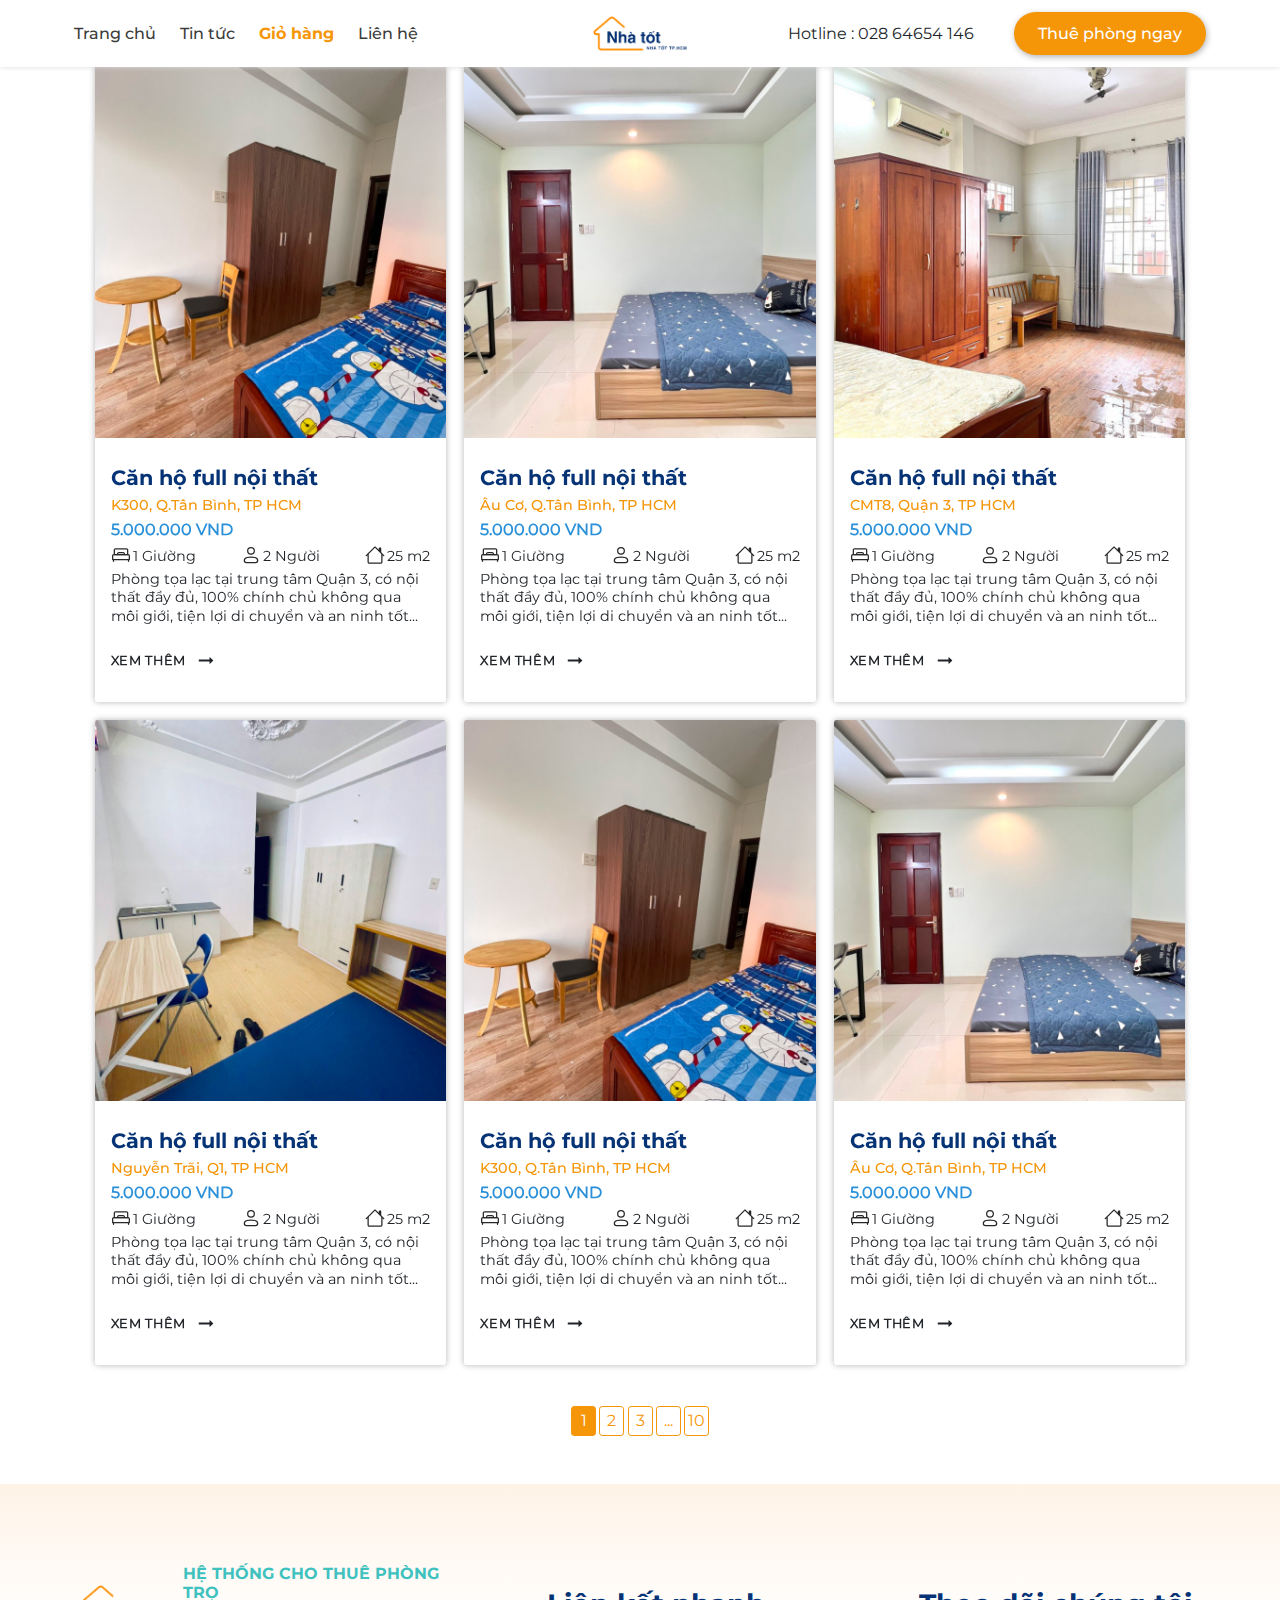
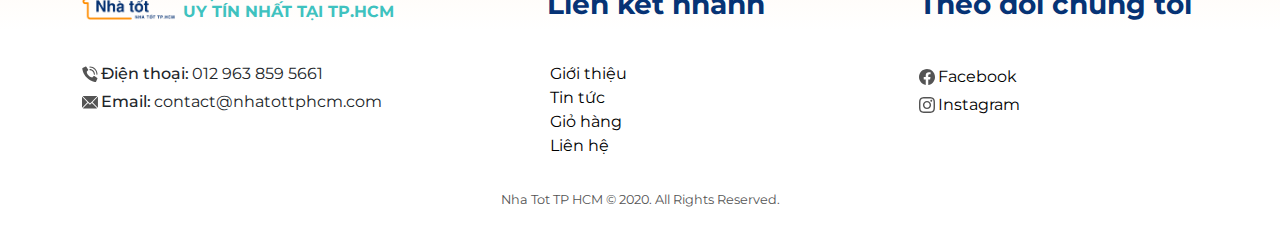
<file: room.html>
<!DOCTYPE html>
<html lang="en">

<head>
    <meta charset="UTF-8">
    <meta name="viewport" content="width=device-width, initial-scale=1.0">
    <link rel="shortcut icon" href="./publics/images/icon_logo.png" type="image/x-icon">
    <title>Nhà tốt - Nơi lưu trú lý tưởng dành cho bạn</title>

    <!-- BASE LINK -->
    <link rel="stylesheet" href="./publics/css/style.css">
    <link rel="stylesheet" href="./publics/css/bootstrap.min.css">
    <link rel="stylesheet" href="./publics/css/flatpickr.min.css">
    <link rel="stylesheet" href="./publics/css/aos.min.css">
    <link rel="stylesheet" href="./publics/css/swiper-bundle.min.css">

    <!-- SCRIPT -->
    <script src="./publics/js/flatpickr.js"></script>
    <script src="./publics/js/aos.min.js"></script>
    <script src="./publics/js/swiper-bundle.min.js"></script>
</head>

<body>
    <div class="main room-page">
        <!-- HEADDER START -->
        <header class="header">
            <div class="header-desk">
                <div class="container">
                    <div class="header-menu header-menu-left col-5">
                        <ul>
                            <li>
                                <a href="./index.html">Trang chủ</a>
                            </li>
                            <li>
                                <a href="./news.html">Tin tức</a>
                            </li>
                            <li>
                                <a class="active" href="./room.html">Giỏ hàng</a>
                            </li>
                            <li>
                                <a href="./contact.html">Liên hệ</a>
                            </li>
                        </ul>
                    </div>

                    <div class="header-menu header-menu-center logo col-1">
                        <img src="./publics/images/logo.png" width="100%" alt="">
                    </div>

                    <div class="header-menu header-menu-right col-5">
                        <p>Hotline : 028 64654 146</p>
                        <div class="booking-now">
                            <a href="#">Thuê phòng ngay</a>
                        </div>
                    </div>
                </div>
            </div>
            <!-- HEADER MOBILE START -->
            <div class="header-mob">
                <div class="menu-set">
                    <div class="container">
                        <div class="btn-mobile">
                            <div class="item_menu top"></div>
                            <div class="item_menu center"></div>
                            <div class="item_menu bottom"></div>
                        </div>

                        <div class="booking-now">
                            <a href="#">Thuê phòng ngay</a>
                        </div>
                    </div>
                </div>
                <div class="menu-move">
                    <ul>
                        <li>
                            <a href="./index.html">Trang chủ</a>
                        </li>
                        <li>
                            <a href="./news.html">Tin tức</a>
                        </li>
                        <li>
                            <a class="active" href="./room.html">Giỏ hàng</a>
                        </li>
                        <li>
                            <a href="./contact.html">Liên hệ</a>
                        </li>
                    </ul>
                </div>
            </div>
        </header>
        <!-- HEADDER END -->

        <!-- MAIN START -->
        <div class="main-page">
            <div class="container">
                <div class="content">
                    <!--  -->
                    <div class="item-content" data-aos="zoom-in-up">
                        <div class="thumnail-room">
                            <img src="./publics/images/thumbnail-slider-home-01.png" width="100%" alt="">
                        </div>
                        <div class="desc-room">
                            <b class="name">
                                <a href="./detail-room.html">Căn hộ full nội thất</a>
                            </b>
                            <p class="address">K300, Q.Tân Bình, TP HCM</p>
                            <b class="price">5.000.000 VND</b>
                            <div class="detail-room">
                                <div class="item-detail">
                                    <svg width="24" height="24" viewBox="0 0 24 24" fill="none"
                                        xmlns="http://www.w3.org/2000/svg">
                                        <path
                                            d="M3 17.5V19.5M21 17.5V19.5M4 6C4 5.60218 4.15804 5.22064 4.43934 4.93934C4.72064 4.65804 5.10218 4.5 5.5 4.5H18.5C18.8978 4.5 19.2794 4.65804 19.5607 4.93934C19.842 5.22064 20 5.60218 20 6V11.5H4V6Z"
                                            stroke="#262729" stroke-width="1.5" stroke-linecap="round"
                                            stroke-linejoin="round" />
                                        <path
                                            d="M14.5 9H9.5C9.10218 9 8.72064 9.15804 8.43934 9.43934C8.15804 9.72064 8 10.1022 8 10.5V11.5H16V10.5C16 10.1022 15.842 9.72064 15.5607 9.43934C15.2794 9.15804 14.8978 9 14.5 9ZM2 13C2 12.6022 2.15804 12.2206 2.43934 11.9393C2.72064 11.658 3.10218 11.5 3.5 11.5H20.5C20.8978 11.5 21.2794 11.658 21.5607 11.9393C21.842 12.2206 22 12.6022 22 13V17.5H2V13Z"
                                            stroke="#262729" stroke-width="1.5" stroke-linecap="round"
                                            stroke-linejoin="round" />
                                    </svg>
                                    1 Giường
                                </div>
                                <div class="item-detail">
                                    <svg width="24" height="24" viewBox="0 0 24 24" fill="none"
                                        xmlns="http://www.w3.org/2000/svg">
                                        <path
                                            d="M17.5 21.0001H6.5C5.11929 21.0001 4 19.8808 4 18.5001C4 14.4194 10 14.5001 12 14.5001C14 14.5001 20 14.4194 20 18.5001C20 19.8808 18.8807 21.0001 17.5 21.0001Z"
                                            stroke="#262729" stroke-width="1.5" stroke-linecap="round"
                                            stroke-linejoin="round" />
                                        <path
                                            d="M12 11C14.2091 11 16 9.20914 16 7C16 4.79086 14.2091 3 12 3C9.79086 3 8 4.79086 8 7C8 9.20914 9.79086 11 12 11Z"
                                            stroke="#262729" stroke-width="1.5" stroke-linecap="round"
                                            stroke-linejoin="round" />
                                    </svg>
                                    2 Người
                                </div>
                                <div class="item-detail">
                                    <svg width="16" height="16" viewBox="0 0 16 16" fill="none"
                                        xmlns="http://www.w3.org/2000/svg">
                                        <path
                                            d="M8.70711 1.50005C8.31658 1.10952 7.68342 1.10952 7.29289 1.50005L0.646447 8.14649C0.451184 8.34176 0.451184 8.65834 0.646447 8.8536C0.841709 9.04886 1.15829 9.04886 1.35355 8.8536L2 8.20715V13.5C2 14.3285 2.67157 15 3.5 15H12.5C13.3284 15 14 14.3285 14 13.5V8.20715L14.6464 8.8536C14.8417 9.04886 15.1583 9.04886 15.3536 8.8536C15.5488 8.65834 15.5488 8.34176 15.3536 8.14649L13 5.79294V2.50005C13 2.2239 12.7761 2.00005 12.5 2.00005H11.5C11.2239 2.00005 11 2.2239 11 2.50005V3.79294L8.70711 1.50005ZM13 7.20715V13.5C13 13.7762 12.7761 14 12.5 14H3.5C3.22386 14 3 13.7762 3 13.5V7.20715L8 2.20715L13 7.20715Z"
                                            fill="#262729" />
                                    </svg>
                                    25 m2
                                </div>
                            </div>
                            <div class="more-room">
                                <p>
                                    Phòng tọa lạc tại trung tâm Quận 3, có nội thất đầy đủ, 100% chính chủ không qua môi
                                    giới, tiện lợi di chuyển và an ninh tốt...
                                </p>
                            </div>
                            <div class="read-more">
                                <p><a href="./detail-room.html">Xem thêm
                                    <svg aria-hidden="true" class="kadence-svg-icon kadence-arrow-right-alt-svg" fill="currentColor" version="1.1" xmlns="http://www.w3.org/2000/svg" width="27" height="28" viewBox="0 0 27 28"><title>Continue</title><path d="M27 13.953c0 0.141-0.063 0.281-0.156 0.375l-6 5.531c-0.156 0.141-0.359 0.172-0.547 0.094-0.172-0.078-0.297-0.25-0.297-0.453v-3.5h-19.5c-0.281 0-0.5-0.219-0.5-0.5v-3c0-0.281 0.219-0.5 0.5-0.5h19.5v-3.5c0-0.203 0.109-0.375 0.297-0.453s0.391-0.047 0.547 0.078l6 5.469c0.094 0.094 0.156 0.219 0.156 0.359v0z"></path>
                                    </svg>
                                </a></p>
                            </div>
                        </div>
                    </div>
                    <!--  -->
                    <div class="item-content" data-aos="zoom-in-up">
                        <div class="thumnail-room">
                            <img src="./publics/images/thumbnail-slider-home-02.png" width="100%" alt="">
                        </div>
                        <div class="desc-room">
                            <b class="name">
                                <a href="./detail-room.html">Căn hộ full nội thất</a>
                            </b>
                            <p class="address">Âu Cơ, Q.Tân Bình, TP HCM</p>
                            <b class="price">5.000.000 VND</b>
                            <div class="detail-room">
                                <div class="item-detail">
                                    <svg width="24" height="24" viewBox="0 0 24 24" fill="none"
                                        xmlns="http://www.w3.org/2000/svg">
                                        <path
                                            d="M3 17.5V19.5M21 17.5V19.5M4 6C4 5.60218 4.15804 5.22064 4.43934 4.93934C4.72064 4.65804 5.10218 4.5 5.5 4.5H18.5C18.8978 4.5 19.2794 4.65804 19.5607 4.93934C19.842 5.22064 20 5.60218 20 6V11.5H4V6Z"
                                            stroke="#262729" stroke-width="1.5" stroke-linecap="round"
                                            stroke-linejoin="round" />
                                        <path
                                            d="M14.5 9H9.5C9.10218 9 8.72064 9.15804 8.43934 9.43934C8.15804 9.72064 8 10.1022 8 10.5V11.5H16V10.5C16 10.1022 15.842 9.72064 15.5607 9.43934C15.2794 9.15804 14.8978 9 14.5 9ZM2 13C2 12.6022 2.15804 12.2206 2.43934 11.9393C2.72064 11.658 3.10218 11.5 3.5 11.5H20.5C20.8978 11.5 21.2794 11.658 21.5607 11.9393C21.842 12.2206 22 12.6022 22 13V17.5H2V13Z"
                                            stroke="#262729" stroke-width="1.5" stroke-linecap="round"
                                            stroke-linejoin="round" />
                                    </svg>
                                    1 Giường
                                </div>
                                <div class="item-detail">
                                    <svg width="24" height="24" viewBox="0 0 24 24" fill="none"
                                        xmlns="http://www.w3.org/2000/svg">
                                        <path
                                            d="M17.5 21.0001H6.5C5.11929 21.0001 4 19.8808 4 18.5001C4 14.4194 10 14.5001 12 14.5001C14 14.5001 20 14.4194 20 18.5001C20 19.8808 18.8807 21.0001 17.5 21.0001Z"
                                            stroke="#262729" stroke-width="1.5" stroke-linecap="round"
                                            stroke-linejoin="round" />
                                        <path
                                            d="M12 11C14.2091 11 16 9.20914 16 7C16 4.79086 14.2091 3 12 3C9.79086 3 8 4.79086 8 7C8 9.20914 9.79086 11 12 11Z"
                                            stroke="#262729" stroke-width="1.5" stroke-linecap="round"
                                            stroke-linejoin="round" />
                                    </svg>
                                    2 Người
                                </div>
                                <div class="item-detail">
                                    <svg width="16" height="16" viewBox="0 0 16 16" fill="none"
                                        xmlns="http://www.w3.org/2000/svg">
                                        <path
                                            d="M8.70711 1.50005C8.31658 1.10952 7.68342 1.10952 7.29289 1.50005L0.646447 8.14649C0.451184 8.34176 0.451184 8.65834 0.646447 8.8536C0.841709 9.04886 1.15829 9.04886 1.35355 8.8536L2 8.20715V13.5C2 14.3285 2.67157 15 3.5 15H12.5C13.3284 15 14 14.3285 14 13.5V8.20715L14.6464 8.8536C14.8417 9.04886 15.1583 9.04886 15.3536 8.8536C15.5488 8.65834 15.5488 8.34176 15.3536 8.14649L13 5.79294V2.50005C13 2.2239 12.7761 2.00005 12.5 2.00005H11.5C11.2239 2.00005 11 2.2239 11 2.50005V3.79294L8.70711 1.50005ZM13 7.20715V13.5C13 13.7762 12.7761 14 12.5 14H3.5C3.22386 14 3 13.7762 3 13.5V7.20715L8 2.20715L13 7.20715Z"
                                            fill="#262729" />
                                    </svg>
                                    25 m2
                                </div>
                            </div>
                            <div class="more-room">
                                <p>
                                    Phòng tọa lạc tại trung tâm Quận 3, có nội thất đầy đủ, 100% chính chủ không qua môi
                                    giới, tiện lợi di chuyển và an ninh tốt...
                                </p>
                            </div>
                            <div class="read-more">
                                <p><a href="./detail-room.html">Xem thêm
                                    <svg aria-hidden="true" class="kadence-svg-icon kadence-arrow-right-alt-svg" fill="currentColor" version="1.1" xmlns="http://www.w3.org/2000/svg" width="27" height="28" viewBox="0 0 27 28"><title>Continue</title><path d="M27 13.953c0 0.141-0.063 0.281-0.156 0.375l-6 5.531c-0.156 0.141-0.359 0.172-0.547 0.094-0.172-0.078-0.297-0.25-0.297-0.453v-3.5h-19.5c-0.281 0-0.5-0.219-0.5-0.5v-3c0-0.281 0.219-0.5 0.5-0.5h19.5v-3.5c0-0.203 0.109-0.375 0.297-0.453s0.391-0.047 0.547 0.078l6 5.469c0.094 0.094 0.156 0.219 0.156 0.359v0z"></path>
                                    </svg>
                                </a></p>
                            </div>
                        </div>
                    </div>
                    <!--  -->
                    <div class="item-content" data-aos="zoom-in-up">
                        <div class="thumnail-room">
                            <img src="./publics/images/thumbnail-slider-home-03.png" width="100%" alt="">
                        </div>
                        <div class="desc-room">
                            <b class="name">
                                <a href="./detail-room.html">Căn hộ full nội thất</a>
                            </b>
                            <p class="address">CMT8, Quận 3, TP HCM</p>
                            <b class="price">5.000.000 VND</b>
                            <div class="detail-room">
                                <div class="item-detail">
                                    <svg width="24" height="24" viewBox="0 0 24 24" fill="none"
                                        xmlns="http://www.w3.org/2000/svg">
                                        <path
                                            d="M3 17.5V19.5M21 17.5V19.5M4 6C4 5.60218 4.15804 5.22064 4.43934 4.93934C4.72064 4.65804 5.10218 4.5 5.5 4.5H18.5C18.8978 4.5 19.2794 4.65804 19.5607 4.93934C19.842 5.22064 20 5.60218 20 6V11.5H4V6Z"
                                            stroke="#262729" stroke-width="1.5" stroke-linecap="round"
                                            stroke-linejoin="round" />
                                        <path
                                            d="M14.5 9H9.5C9.10218 9 8.72064 9.15804 8.43934 9.43934C8.15804 9.72064 8 10.1022 8 10.5V11.5H16V10.5C16 10.1022 15.842 9.72064 15.5607 9.43934C15.2794 9.15804 14.8978 9 14.5 9ZM2 13C2 12.6022 2.15804 12.2206 2.43934 11.9393C2.72064 11.658 3.10218 11.5 3.5 11.5H20.5C20.8978 11.5 21.2794 11.658 21.5607 11.9393C21.842 12.2206 22 12.6022 22 13V17.5H2V13Z"
                                            stroke="#262729" stroke-width="1.5" stroke-linecap="round"
                                            stroke-linejoin="round" />
                                    </svg>
                                    1 Giường
                                </div>
                                <div class="item-detail">
                                    <svg width="24" height="24" viewBox="0 0 24 24" fill="none"
                                        xmlns="http://www.w3.org/2000/svg">
                                        <path
                                            d="M17.5 21.0001H6.5C5.11929 21.0001 4 19.8808 4 18.5001C4 14.4194 10 14.5001 12 14.5001C14 14.5001 20 14.4194 20 18.5001C20 19.8808 18.8807 21.0001 17.5 21.0001Z"
                                            stroke="#262729" stroke-width="1.5" stroke-linecap="round"
                                            stroke-linejoin="round" />
                                        <path
                                            d="M12 11C14.2091 11 16 9.20914 16 7C16 4.79086 14.2091 3 12 3C9.79086 3 8 4.79086 8 7C8 9.20914 9.79086 11 12 11Z"
                                            stroke="#262729" stroke-width="1.5" stroke-linecap="round"
                                            stroke-linejoin="round" />
                                    </svg>
                                    2 Người
                                </div>
                                <div class="item-detail">
                                    <svg width="16" height="16" viewBox="0 0 16 16" fill="none"
                                        xmlns="http://www.w3.org/2000/svg">
                                        <path
                                            d="M8.70711 1.50005C8.31658 1.10952 7.68342 1.10952 7.29289 1.50005L0.646447 8.14649C0.451184 8.34176 0.451184 8.65834 0.646447 8.8536C0.841709 9.04886 1.15829 9.04886 1.35355 8.8536L2 8.20715V13.5C2 14.3285 2.67157 15 3.5 15H12.5C13.3284 15 14 14.3285 14 13.5V8.20715L14.6464 8.8536C14.8417 9.04886 15.1583 9.04886 15.3536 8.8536C15.5488 8.65834 15.5488 8.34176 15.3536 8.14649L13 5.79294V2.50005C13 2.2239 12.7761 2.00005 12.5 2.00005H11.5C11.2239 2.00005 11 2.2239 11 2.50005V3.79294L8.70711 1.50005ZM13 7.20715V13.5C13 13.7762 12.7761 14 12.5 14H3.5C3.22386 14 3 13.7762 3 13.5V7.20715L8 2.20715L13 7.20715Z"
                                            fill="#262729" />
                                    </svg>
                                    25 m2
                                </div>
                            </div>
                            <div class="more-room">
                                <p>
                                    Phòng tọa lạc tại trung tâm Quận 3, có nội thất đầy đủ, 100% chính chủ không qua môi
                                    giới, tiện lợi di chuyển và an ninh tốt...
                                </p>
                            </div>
                            <div class="read-more">
                                <p><a href="./detail-room.html">Xem thêm
                                    <svg aria-hidden="true" class="kadence-svg-icon kadence-arrow-right-alt-svg" fill="currentColor" version="1.1" xmlns="http://www.w3.org/2000/svg" width="27" height="28" viewBox="0 0 27 28"><title>Continue</title><path d="M27 13.953c0 0.141-0.063 0.281-0.156 0.375l-6 5.531c-0.156 0.141-0.359 0.172-0.547 0.094-0.172-0.078-0.297-0.25-0.297-0.453v-3.5h-19.5c-0.281 0-0.5-0.219-0.5-0.5v-3c0-0.281 0.219-0.5 0.5-0.5h19.5v-3.5c0-0.203 0.109-0.375 0.297-0.453s0.391-0.047 0.547 0.078l6 5.469c0.094 0.094 0.156 0.219 0.156 0.359v0z"></path>
                                    </svg>
                                </a></p>
                            </div>
                        </div>
                    </div>
                    <!--  -->
                    <div class="item-content" data-aos="zoom-in-up">
                        <div class="thumnail-room">
                            <img src="./publics/images/thumbnail-slider-home-04.png" width="100%" alt="">
                        </div>
                        <div class="desc-room">
                            <b class="name">
                                <a href="./detail-room.html">Căn hộ full nội thất</a>
                            </b>
                            <p class="address">Nguyễn Trãi, Q1, TP HCM</p>
                            <b class="price">5.000.000 VND</b>
                            <div class="detail-room">
                                <div class="item-detail">
                                    <svg width="24" height="24" viewBox="0 0 24 24" fill="none"
                                        xmlns="http://www.w3.org/2000/svg">
                                        <path
                                            d="M3 17.5V19.5M21 17.5V19.5M4 6C4 5.60218 4.15804 5.22064 4.43934 4.93934C4.72064 4.65804 5.10218 4.5 5.5 4.5H18.5C18.8978 4.5 19.2794 4.65804 19.5607 4.93934C19.842 5.22064 20 5.60218 20 6V11.5H4V6Z"
                                            stroke="#262729" stroke-width="1.5" stroke-linecap="round"
                                            stroke-linejoin="round" />
                                        <path
                                            d="M14.5 9H9.5C9.10218 9 8.72064 9.15804 8.43934 9.43934C8.15804 9.72064 8 10.1022 8 10.5V11.5H16V10.5C16 10.1022 15.842 9.72064 15.5607 9.43934C15.2794 9.15804 14.8978 9 14.5 9ZM2 13C2 12.6022 2.15804 12.2206 2.43934 11.9393C2.72064 11.658 3.10218 11.5 3.5 11.5H20.5C20.8978 11.5 21.2794 11.658 21.5607 11.9393C21.842 12.2206 22 12.6022 22 13V17.5H2V13Z"
                                            stroke="#262729" stroke-width="1.5" stroke-linecap="round"
                                            stroke-linejoin="round" />
                                    </svg>
                                    1 Giường
                                </div>
                                <div class="item-detail">
                                    <svg width="24" height="24" viewBox="0 0 24 24" fill="none"
                                        xmlns="http://www.w3.org/2000/svg">
                                        <path
                                            d="M17.5 21.0001H6.5C5.11929 21.0001 4 19.8808 4 18.5001C4 14.4194 10 14.5001 12 14.5001C14 14.5001 20 14.4194 20 18.5001C20 19.8808 18.8807 21.0001 17.5 21.0001Z"
                                            stroke="#262729" stroke-width="1.5" stroke-linecap="round"
                                            stroke-linejoin="round" />
                                        <path
                                            d="M12 11C14.2091 11 16 9.20914 16 7C16 4.79086 14.2091 3 12 3C9.79086 3 8 4.79086 8 7C8 9.20914 9.79086 11 12 11Z"
                                            stroke="#262729" stroke-width="1.5" stroke-linecap="round"
                                            stroke-linejoin="round" />
                                    </svg>
                                    2 Người
                                </div>
                                <div class="item-detail">
                                    <svg width="16" height="16" viewBox="0 0 16 16" fill="none"
                                        xmlns="http://www.w3.org/2000/svg">
                                        <path
                                            d="M8.70711 1.50005C8.31658 1.10952 7.68342 1.10952 7.29289 1.50005L0.646447 8.14649C0.451184 8.34176 0.451184 8.65834 0.646447 8.8536C0.841709 9.04886 1.15829 9.04886 1.35355 8.8536L2 8.20715V13.5C2 14.3285 2.67157 15 3.5 15H12.5C13.3284 15 14 14.3285 14 13.5V8.20715L14.6464 8.8536C14.8417 9.04886 15.1583 9.04886 15.3536 8.8536C15.5488 8.65834 15.5488 8.34176 15.3536 8.14649L13 5.79294V2.50005C13 2.2239 12.7761 2.00005 12.5 2.00005H11.5C11.2239 2.00005 11 2.2239 11 2.50005V3.79294L8.70711 1.50005ZM13 7.20715V13.5C13 13.7762 12.7761 14 12.5 14H3.5C3.22386 14 3 13.7762 3 13.5V7.20715L8 2.20715L13 7.20715Z"
                                            fill="#262729" />
                                    </svg>
                                    25 m2
                                </div>
                            </div>
                            <div class="more-room">
                                <p>
                                    Phòng tọa lạc tại trung tâm Quận 3, có nội thất đầy đủ, 100% chính chủ không qua môi
                                    giới, tiện lợi di chuyển và an ninh tốt...
                                </p>
                            </div>
                            <div class="read-more">
                                <p><a href="./detail-room.html">Xem thêm
                                    <svg aria-hidden="true" class="kadence-svg-icon kadence-arrow-right-alt-svg" fill="currentColor" version="1.1" xmlns="http://www.w3.org/2000/svg" width="27" height="28" viewBox="0 0 27 28"><title>Continue</title><path d="M27 13.953c0 0.141-0.063 0.281-0.156 0.375l-6 5.531c-0.156 0.141-0.359 0.172-0.547 0.094-0.172-0.078-0.297-0.25-0.297-0.453v-3.5h-19.5c-0.281 0-0.5-0.219-0.5-0.5v-3c0-0.281 0.219-0.5 0.5-0.5h19.5v-3.5c0-0.203 0.109-0.375 0.297-0.453s0.391-0.047 0.547 0.078l6 5.469c0.094 0.094 0.156 0.219 0.156 0.359v0z"></path>
                                    </svg>
                                </a></p>
                            </div>
                        </div>
                    </div>
                    <!--  -->
                    <div class="item-content" data-aos="zoom-in-up">
                        <div class="thumnail-room">
                            <img src="./publics/images/thumbnail-slider-home-01.png" width="100%" alt="">
                        </div>
                        <div class="desc-room">
                            <b class="name">
                                <a href="./detail-room.html">Căn hộ full nội thất</a>
                            </b>
                            <p class="address">K300, Q.Tân Bình, TP HCM</p>
                            <b class="price">5.000.000 VND</b>
                            <div class="detail-room">
                                <div class="item-detail">
                                    <svg width="24" height="24" viewBox="0 0 24 24" fill="none"
                                        xmlns="http://www.w3.org/2000/svg">
                                        <path
                                            d="M3 17.5V19.5M21 17.5V19.5M4 6C4 5.60218 4.15804 5.22064 4.43934 4.93934C4.72064 4.65804 5.10218 4.5 5.5 4.5H18.5C18.8978 4.5 19.2794 4.65804 19.5607 4.93934C19.842 5.22064 20 5.60218 20 6V11.5H4V6Z"
                                            stroke="#262729" stroke-width="1.5" stroke-linecap="round"
                                            stroke-linejoin="round" />
                                        <path
                                            d="M14.5 9H9.5C9.10218 9 8.72064 9.15804 8.43934 9.43934C8.15804 9.72064 8 10.1022 8 10.5V11.5H16V10.5C16 10.1022 15.842 9.72064 15.5607 9.43934C15.2794 9.15804 14.8978 9 14.5 9ZM2 13C2 12.6022 2.15804 12.2206 2.43934 11.9393C2.72064 11.658 3.10218 11.5 3.5 11.5H20.5C20.8978 11.5 21.2794 11.658 21.5607 11.9393C21.842 12.2206 22 12.6022 22 13V17.5H2V13Z"
                                            stroke="#262729" stroke-width="1.5" stroke-linecap="round"
                                            stroke-linejoin="round" />
                                    </svg>
                                    1 Giường
                                </div>
                                <div class="item-detail">
                                    <svg width="24" height="24" viewBox="0 0 24 24" fill="none"
                                        xmlns="http://www.w3.org/2000/svg">
                                        <path
                                            d="M17.5 21.0001H6.5C5.11929 21.0001 4 19.8808 4 18.5001C4 14.4194 10 14.5001 12 14.5001C14 14.5001 20 14.4194 20 18.5001C20 19.8808 18.8807 21.0001 17.5 21.0001Z"
                                            stroke="#262729" stroke-width="1.5" stroke-linecap="round"
                                            stroke-linejoin="round" />
                                        <path
                                            d="M12 11C14.2091 11 16 9.20914 16 7C16 4.79086 14.2091 3 12 3C9.79086 3 8 4.79086 8 7C8 9.20914 9.79086 11 12 11Z"
                                            stroke="#262729" stroke-width="1.5" stroke-linecap="round"
                                            stroke-linejoin="round" />
                                    </svg>
                                    2 Người
                                </div>
                                <div class="item-detail">
                                    <svg width="16" height="16" viewBox="0 0 16 16" fill="none"
                                        xmlns="http://www.w3.org/2000/svg">
                                        <path
                                            d="M8.70711 1.50005C8.31658 1.10952 7.68342 1.10952 7.29289 1.50005L0.646447 8.14649C0.451184 8.34176 0.451184 8.65834 0.646447 8.8536C0.841709 9.04886 1.15829 9.04886 1.35355 8.8536L2 8.20715V13.5C2 14.3285 2.67157 15 3.5 15H12.5C13.3284 15 14 14.3285 14 13.5V8.20715L14.6464 8.8536C14.8417 9.04886 15.1583 9.04886 15.3536 8.8536C15.5488 8.65834 15.5488 8.34176 15.3536 8.14649L13 5.79294V2.50005C13 2.2239 12.7761 2.00005 12.5 2.00005H11.5C11.2239 2.00005 11 2.2239 11 2.50005V3.79294L8.70711 1.50005ZM13 7.20715V13.5C13 13.7762 12.7761 14 12.5 14H3.5C3.22386 14 3 13.7762 3 13.5V7.20715L8 2.20715L13 7.20715Z"
                                            fill="#262729" />
                                    </svg>
                                    25 m2
                                </div>
                            </div>
                            <div class="more-room">
                                <p>
                                    Phòng tọa lạc tại trung tâm Quận 3, có nội thất đầy đủ, 100% chính chủ không qua môi
                                    giới, tiện lợi di chuyển và an ninh tốt...
                                </p>
                            </div>
                            <div class="read-more">
                                <p><a href="./detail-room.html">Xem thêm
                                    <svg aria-hidden="true" class="kadence-svg-icon kadence-arrow-right-alt-svg" fill="currentColor" version="1.1" xmlns="http://www.w3.org/2000/svg" width="27" height="28" viewBox="0 0 27 28"><title>Continue</title><path d="M27 13.953c0 0.141-0.063 0.281-0.156 0.375l-6 5.531c-0.156 0.141-0.359 0.172-0.547 0.094-0.172-0.078-0.297-0.25-0.297-0.453v-3.5h-19.5c-0.281 0-0.5-0.219-0.5-0.5v-3c0-0.281 0.219-0.5 0.5-0.5h19.5v-3.5c0-0.203 0.109-0.375 0.297-0.453s0.391-0.047 0.547 0.078l6 5.469c0.094 0.094 0.156 0.219 0.156 0.359v0z"></path>
                                    </svg>
                                </a></p>
                            </div>
                        </div>
                    </div>
                    <!--  -->
                    <div class="item-content" data-aos="zoom-in-up">
                        <div class="thumnail-room">
                            <img src="./publics/images/thumbnail-slider-home-02.png" width="100%" alt="">
                        </div>
                        <div class="desc-room">
                            <b class="name">
                                <a href="./detail-room.html">Căn hộ full nội thất</a>
                            </b>
                            <p class="address">Âu Cơ, Q.Tân Bình, TP HCM</p>
                            <b class="price">5.000.000 VND</b>
                            <div class="detail-room">
                                <div class="item-detail">
                                    <svg width="24" height="24" viewBox="0 0 24 24" fill="none"
                                        xmlns="http://www.w3.org/2000/svg">
                                        <path
                                            d="M3 17.5V19.5M21 17.5V19.5M4 6C4 5.60218 4.15804 5.22064 4.43934 4.93934C4.72064 4.65804 5.10218 4.5 5.5 4.5H18.5C18.8978 4.5 19.2794 4.65804 19.5607 4.93934C19.842 5.22064 20 5.60218 20 6V11.5H4V6Z"
                                            stroke="#262729" stroke-width="1.5" stroke-linecap="round"
                                            stroke-linejoin="round" />
                                        <path
                                            d="M14.5 9H9.5C9.10218 9 8.72064 9.15804 8.43934 9.43934C8.15804 9.72064 8 10.1022 8 10.5V11.5H16V10.5C16 10.1022 15.842 9.72064 15.5607 9.43934C15.2794 9.15804 14.8978 9 14.5 9ZM2 13C2 12.6022 2.15804 12.2206 2.43934 11.9393C2.72064 11.658 3.10218 11.5 3.5 11.5H20.5C20.8978 11.5 21.2794 11.658 21.5607 11.9393C21.842 12.2206 22 12.6022 22 13V17.5H2V13Z"
                                            stroke="#262729" stroke-width="1.5" stroke-linecap="round"
                                            stroke-linejoin="round" />
                                    </svg>
                                    1 Giường
                                </div>
                                <div class="item-detail">
                                    <svg width="24" height="24" viewBox="0 0 24 24" fill="none"
                                        xmlns="http://www.w3.org/2000/svg">
                                        <path
                                            d="M17.5 21.0001H6.5C5.11929 21.0001 4 19.8808 4 18.5001C4 14.4194 10 14.5001 12 14.5001C14 14.5001 20 14.4194 20 18.5001C20 19.8808 18.8807 21.0001 17.5 21.0001Z"
                                            stroke="#262729" stroke-width="1.5" stroke-linecap="round"
                                            stroke-linejoin="round" />
                                        <path
                                            d="M12 11C14.2091 11 16 9.20914 16 7C16 4.79086 14.2091 3 12 3C9.79086 3 8 4.79086 8 7C8 9.20914 9.79086 11 12 11Z"
                                            stroke="#262729" stroke-width="1.5" stroke-linecap="round"
                                            stroke-linejoin="round" />
                                    </svg>
                                    2 Người
                                </div>
                                <div class="item-detail">
                                    <svg width="16" height="16" viewBox="0 0 16 16" fill="none"
                                        xmlns="http://www.w3.org/2000/svg">
                                        <path
                                            d="M8.70711 1.50005C8.31658 1.10952 7.68342 1.10952 7.29289 1.50005L0.646447 8.14649C0.451184 8.34176 0.451184 8.65834 0.646447 8.8536C0.841709 9.04886 1.15829 9.04886 1.35355 8.8536L2 8.20715V13.5C2 14.3285 2.67157 15 3.5 15H12.5C13.3284 15 14 14.3285 14 13.5V8.20715L14.6464 8.8536C14.8417 9.04886 15.1583 9.04886 15.3536 8.8536C15.5488 8.65834 15.5488 8.34176 15.3536 8.14649L13 5.79294V2.50005C13 2.2239 12.7761 2.00005 12.5 2.00005H11.5C11.2239 2.00005 11 2.2239 11 2.50005V3.79294L8.70711 1.50005ZM13 7.20715V13.5C13 13.7762 12.7761 14 12.5 14H3.5C3.22386 14 3 13.7762 3 13.5V7.20715L8 2.20715L13 7.20715Z"
                                            fill="#262729" />
                                    </svg>
                                    25 m2
                                </div>
                            </div>
                            <div class="more-room">
                                <p>
                                    Phòng tọa lạc tại trung tâm Quận 3, có nội thất đầy đủ, 100% chính chủ không qua môi
                                    giới, tiện lợi di chuyển và an ninh tốt...
                                </p>
                            </div>
                            <div class="read-more">
                                <p><a href="./detail-room.html">Xem thêm
                                    <svg aria-hidden="true" class="kadence-svg-icon kadence-arrow-right-alt-svg" fill="currentColor" version="1.1" xmlns="http://www.w3.org/2000/svg" width="27" height="28" viewBox="0 0 27 28"><title>Continue</title><path d="M27 13.953c0 0.141-0.063 0.281-0.156 0.375l-6 5.531c-0.156 0.141-0.359 0.172-0.547 0.094-0.172-0.078-0.297-0.25-0.297-0.453v-3.5h-19.5c-0.281 0-0.5-0.219-0.5-0.5v-3c0-0.281 0.219-0.5 0.5-0.5h19.5v-3.5c0-0.203 0.109-0.375 0.297-0.453s0.391-0.047 0.547 0.078l6 5.469c0.094 0.094 0.156 0.219 0.156 0.359v0z"></path>
                                    </svg>
                                </a></p>
                            </div>
                        </div>
                    </div>
                </div>

                <div class="nav-page">
                    <a href="#" class="active">1</a>
                    <a href="#">2</a>
                    <a href="#">3</a>
                    <a href="#">...</a>
                    <a href="#">10</a>
                </div>
            </div>
        </div>
        <!-- MAIN END -->

        <!-- FOOTER START -->
        <div class="footer">
            <div class="container">
                <div class="item-footer col-md-4 col-12">
                    <div class="top">
                        <div class="logo col-md-3 col-6">
                            <img src="./publics/images/logo.png" width="100%" alt="">
                        </div>
                        <div class="title col-md-9 col-12">
                            <h6>Hệ thống cho thuê phòng trọ <br> uy tín nhất tại TP.HCM</h6>
                        </div>
                    </div>
                    <div class="bottom">
                        <div class="item-content">
                            <div class="left">
                                <svg width="26" height="27" viewBox="0 0 26 27" fill="none"
                                    xmlns="http://www.w3.org/2000/svg">
                                    <path
                                        d="M10.6385 16.073C8.18664 13.5542 7.63302 11.0355 7.50812 10.0264C7.47322 9.74735 7.56669 9.46753 7.76101 9.26931L9.74518 7.23194C10.0371 6.93229 10.0888 6.4653 9.87008 6.10589L6.71091 1.06662C6.46888 0.66863 5.97191 0.524993 5.56337 0.734943L0.491788 3.18861C0.161415 3.35572 -0.0329063 3.71631 0.00460389 4.09264C0.270341 6.68598 1.37093 13.061 7.46959 19.3265C13.5682 25.5919 19.7732 26.722 22.299 26.995C22.6654 27.0335 23.0164 26.8339 23.1791 26.4945L25.5676 21.2847C25.7712 20.8659 25.6323 20.3567 25.2465 20.1076L20.341 16.8632C19.9913 16.6383 19.5367 16.6911 19.2448 16.9906L17.2615 19.0289C17.0686 19.2285 16.7962 19.3245 16.5246 19.2887C15.5422 19.1604 13.0904 18.5917 10.6385 16.073Z"
                                        fill="#545454" />
                                    <path
                                        d="M20.374 14.7439C19.8848 14.7439 19.4882 14.3365 19.4882 13.8339C19.484 10.0666 16.5121 7.0136 12.8448 7.00934C12.3556 7.00934 11.959 6.60194 11.959 6.0994C11.959 5.59685 12.3556 5.18945 12.8448 5.18945C17.4901 5.19472 21.2546 9.06189 21.2598 13.8339C21.2598 14.3365 20.8632 14.7439 20.374 14.7439Z"
                                        fill="#545454" />
                                    <path
                                        d="M24.8029 14.7428C24.3137 14.7428 23.9171 14.3354 23.9171 13.8329C23.9103 7.55392 18.957 2.46558 12.8448 2.45856C12.3556 2.45856 11.959 2.05116 11.959 1.54862C11.959 1.04607 12.3556 0.638672 12.8448 0.638672C19.935 0.646696 25.6809 6.54924 25.6887 13.8329C25.6887 14.0742 25.5954 14.3056 25.4293 14.4763C25.2632 14.6469 25.0379 14.7428 24.8029 14.7428Z"
                                        fill="#545454" />
                                </svg>
                                <p>Điện thoại:</p>
                            </div>
                            <div class="right">
                                <p>012 963 859 5661</p>
                            </div>
                        </div>
                        <div class="item-content">
                            <div class="left">
                                <svg width="27" height="22" viewBox="0 0 27 22" fill="none"
                                    xmlns="http://www.w3.org/2000/svg">
                                    <path
                                        d="M24.5457 0.943359H2.36489C2.0008 0.943359 1.65994 1.03531 1.35156 1.18687L13.4027 13.5667L16.1038 10.9C16.1038 10.9 16.104 10.8998 16.104 10.8997C16.1041 10.8995 16.1043 10.8994 16.1043 10.8994L25.5594 1.18709C25.2509 1.03542 24.9099 0.943359 24.5457 0.943359Z"
                                        fill="#545454" />
                                    <path
                                        d="M26.675 2.33594L17.7773 11.4758L26.6747 20.6158C26.8223 20.299 26.9118 19.9488 26.9118 19.5748V3.37652C26.9118 3.00271 26.8225 2.65261 26.675 2.33594Z"
                                        fill="#545454" />
                                    <path
                                        d="M0.237051 2.33594C0.0895116 2.65272 0 3.00288 0 3.3769V19.5752C0 19.949 0.0894064 20.2992 0.23684 20.6159L9.13454 11.4761L0.237051 2.33594Z"
                                        fill="#545454" />
                                    <path
                                        d="M16.662 12.6173L13.9605 15.2842C13.8065 15.4424 13.6048 15.5215 13.4031 15.5215C13.2015 15.5215 12.9997 15.4424 12.8457 15.2842L10.2494 12.6172L1.35156 21.7571C1.65999 21.9088 2.00106 22.0008 2.36526 22.0008H24.546C24.9101 22.0008 25.251 21.9089 25.5594 21.7573L16.662 12.6173Z"
                                        fill="#545454" />
                                </svg>
                                <p>Email:</p>
                            </div>
                            <div class="right">
                                <p>contact@nhatottphcm.com</p>
                            </div>
                        </div>
                    </div>
                </div>
                <div class="item-footer col-md-3 col-12">
                    <div class="title">
                        <h3>Liên kết nhanh</h3>
                    </div>
                    <div class="content">
                        <p>
                            <a href="@">Giới thiệu</a>
                        </p>
                        <p>
                            <a href="@">Tin tức</a>
                        </p>
                        <p>
                            <a href="@">Giỏ hàng</a>
                        </p>
                        <p>
                            <a href="@">Liên hệ</a>
                        </p>
                    </div>
                </div>
                <div class="item-footer col-md-3 col-12">
                    <div class="title">
                        <h3>Theo dõi chúng tôi</h3>
                    </div>
                    <div class="content">
                        <div class="item-content">
                            <svg width="16" height="16" viewBox="0 0 16 16" fill="none"
                                xmlns="http://www.w3.org/2000/svg">
                                <path
                                    d="M16.0009 8.04921C16.0009 3.60375 12.419 0 8.00047 0C3.58193 0 0 3.60375 0 8.04921C0 12.0668 2.92566 15.3968 6.7504 16.0006V10.3759H4.71903V8.04921H6.7504V6.27587C6.7504 4.25853 7.94481 3.14422 9.77229 3.14422C10.6476 3.14422 11.5632 3.30143 11.5632 3.30143V5.28229H10.5543C9.56048 5.28229 9.25054 5.90276 9.25054 6.5393V8.04921H11.4694L11.1147 10.3759H9.25054V16.0006C13.0753 15.3968 16.0009 12.0668 16.0009 8.04921Z"
                                    fill="#545454" />
                            </svg>
                            <p><a href="https://www.facebook.com/profile.php?id=100083939774542">Facebook</a></p>
                        </div>
                        <!--  -->
                        <div class="item-content">
                            <svg width="16" height="16" viewBox="0 0 16 16" fill="none"
                                xmlns="http://www.w3.org/2000/svg">
                                <path
                                    d="M8.00075 0C5.82806 0 5.55539 0.00950025 4.70205 0.048334C3.85037 0.0873344 3.26903 0.222169 2.76036 0.420004C2.23419 0.62434 1.78785 0.897676 1.34318 1.34251C0.898176 1.78719 0.62484 2.23352 0.419838 2.75953C0.221502 3.26837 0.0865008 3.84987 0.0481671 4.70122C0.01 5.55456 0 5.82739 0 8.00008C0 10.1728 0.00966692 10.4446 0.048334 11.298C0.0875011 12.1496 0.222336 12.731 0.420004 13.2396C0.624507 13.7658 0.897843 14.2121 1.34268 14.6568C1.78719 15.1018 2.23352 15.3758 2.75936 15.5802C3.26837 15.778 3.84987 15.9128 4.70138 15.9518C5.55472 15.9907 5.82723 16.0002 7.99975 16.0002C10.1726 16.0002 10.4444 15.9907 11.2978 15.9518C12.1495 15.9128 12.7315 15.778 13.2405 15.5802C13.7665 15.3758 14.2121 15.1018 14.6567 14.6568C15.1017 14.2121 15.375 13.7658 15.58 13.2398C15.7767 12.731 15.9117 12.1495 15.9517 11.2981C15.99 10.4448 16 10.1728 16 8.00008C16 5.82739 15.99 5.55472 15.9517 4.70138C15.9117 3.84971 15.7767 3.26837 15.58 2.7597C15.375 2.23352 15.1017 1.78719 14.6567 1.34251C14.2116 0.897509 13.7666 0.624173 13.24 0.420004C12.73 0.222169 12.1483 0.0873344 11.2966 0.048334C10.4433 0.00950025 10.1716 0 7.99825 0H8.00075ZM7.28308 1.44168C7.49608 1.44135 7.73375 1.44168 8.00075 1.44168C10.1368 1.44168 10.3899 1.44935 11.2335 1.48768C12.0135 1.52335 12.4368 1.65368 12.7188 1.76319C13.0921 1.90819 13.3583 2.08152 13.6381 2.36152C13.9181 2.64153 14.0915 2.9082 14.2368 3.28153C14.3463 3.5632 14.4768 3.98654 14.5123 4.76655C14.5507 5.60989 14.559 5.86323 14.559 7.99825C14.559 10.1333 14.5507 10.3866 14.5123 11.2299C14.4767 12.01 14.3463 12.4333 14.2368 12.715C14.0918 13.0883 13.9181 13.3541 13.6381 13.634C13.3581 13.914 13.0923 14.0873 12.7188 14.2323C12.4371 14.3423 12.0135 14.4723 11.2335 14.508C10.3901 14.5463 10.1368 14.5547 8.00075 14.5547C5.86456 14.5547 5.61139 14.5463 4.76805 14.508C3.98804 14.472 3.5647 14.3416 3.28253 14.2321C2.9092 14.0871 2.64253 13.9138 2.36252 13.6338C2.08252 13.3538 1.90919 13.0878 1.76385 12.7143C1.65435 12.4326 1.52385 12.0093 1.48835 11.2293C1.45002 10.3859 1.44235 10.1326 1.44235 7.99625C1.44235 5.85989 1.45002 5.60789 1.48835 4.76455C1.52402 3.98454 1.65435 3.5612 1.76385 3.2792C1.90885 2.90586 2.08252 2.63919 2.36252 2.35919C2.64253 2.07919 2.9092 1.90585 3.28253 1.76052C3.56454 1.65052 3.98804 1.52052 4.76805 1.48468C5.50606 1.45135 5.79206 1.44135 7.28308 1.43968V1.44168ZM12.2711 2.77003C11.7411 2.77003 11.3111 3.19953 11.3111 3.72971C11.3111 4.25971 11.7411 4.68972 12.2711 4.68972C12.8011 4.68972 13.2311 4.25971 13.2311 3.72971C13.2311 3.1997 12.8011 2.7697 12.2711 2.7697V2.77003ZM8.00075 3.89171C5.73189 3.89171 3.89237 5.73123 3.89237 8.00008C3.89237 10.2689 5.73189 12.1076 8.00075 12.1076C10.2696 12.1076 12.1085 10.2689 12.1085 8.00008C12.1085 5.73123 10.2694 3.89171 8.00058 3.89171H8.00075ZM8.00075 5.33339C9.47343 5.33339 10.6674 6.52723 10.6674 8.00008C10.6674 9.47277 9.47343 10.6668 8.00075 10.6668C6.5279 10.6668 5.33406 9.47277 5.33406 8.00008C5.33406 6.52723 6.5279 5.33339 8.00075 5.33339V5.33339Z"
                                    fill="#545454" />
                            </svg>
                            <p><a href="#">Instagram</a></p>
                        </div>
                    </div>
                </div>
            </div>
            <p class="coppy-r">Nha Tot TP HCM © 2020. All Rights Reserved.</p>
        </div>
        <!-- FOOTER END -->


        <!-- BASE LINK SCRIPT -->
        <script src="./publics/js/bootstrap.min.js"></script>
        <script src="./publics/js/jquery-3.7.1.min.js"></script>
        <script src="./publics/js/index.js"></script>

</body>

</html>
</file>
<file: publics/css/style.css>
@font-face {
    font-family: "Monsterrat-Regular";
    src: url("../fonts/Montserrat/Montserrat-Regular.ttf");
}

@font-face {
    font-family: "Monsterrat-Bold";
    src: url("../fonts/Montserrat/Montserrat-Bold.ttf");
}

@font-face {
    font-family: "Monsterrat-Medium";
    src: url("../fonts/Montserrat/Montserrat-Medium.ttf");
}

@font-face {
    font-family: "Monsterrat-SemiBold";
    src: url("../fonts/Montserrat/Montserrat-SemiBold.ttf");
}

* {
    padding: 0;
    margin: 0;
    font-family: 'Monsterrat-Regular';
}

input::-webkit-outer-spin-button,
input::-webkit-inner-spin-button {
    -webkit-appearance: none !important;
}

input[type=number] {
    -moz-appearance: textfield;
}

input[type="date"]::-webkit-inner-spin-button,
input[type="date"]::-webkit-calendar-picker-indicator {
    display: none;
    -webkit-appearance: none;
}

body::-webkit-scrollbar {
    width: 0 !important;
    display: none;
}

.main{
    overflow: hidden;
}

/* HEADER START CSS */
.header {
    position: fixed;
    background-color: white;
    top: 0;
    left: 0;
    right: 0;
    z-index: 3;
}

.header .header-desk .logo{
    display: flex;
    align-items: center;
    justify-content: center;
}

.header .header-desk {
    box-shadow: 0px 0px 5px 0px gainsboro;
    padding: .5rem 0;
}

.header .header-desk .container {
    display: flex;
    align-items: center;
    justify-content: space-between;
    padding: .25rem;
}

.header p {
    padding: 0;
    margin: 0;
}

.header ul {
    list-style: none;
    display: flex;
    align-items: center;
    justify-content: flex-start;
    padding: 0;
    margin: 0;
}

.header ul li {
    list-style: none;
    margin-right: 1.5rem;
}

.header a {
    font-family: "Monsterrat-Medium";
    text-decoration: none;
    color: #3C3C3B;
    font-size: 1rem;
}

.header a.active {
    font-family: "Monsterrat-Bold";
    color: #F59508;
}

.header a:hover {
    color: #F59508;
}

.header .header-menu.header-menu-right {
    display: flex;
    align-items: center;
    justify-content: flex-end;
}

.booking-now {
    margin-left: 2.5rem;
    transition: .3s ease-in-out;
}

.booking-now:hover {
    transition: .3s ease-in-out;
    transform: scale(1.05);
}

.booking-now a {
    box-shadow: 1px 2px 6px 0 #0000004d;
    display: block;
    width: max-content;
    color: white;
    background-color: #F59508;
    padding: 0.75rem 1.5rem;
    border-radius: 3rem;
    font-family: "Monsterrat-Medium";
    text-decoration: none;
    line-height: normal;
}

.booking-now a:hover {
    color: white;
}

.header .header-mob {
    display: none;
}

@media (max-width: 769px) {
    .header .header-desk {
        display: none;
    }

    .header .header-mob {
        display: block;
    }

    .header .header-mob .menu-set {
        padding: .35rem 0;
        box-shadow: 0px 0px 5px 0px gainsboro;
        position: relative;
        z-index: 2;
    }

    .header .header-mob .container {
        display: flex;
        align-items: center;
        justify-content: space-between;
    }

    .header .booking-now {
        margin-left: 0;
    }

    .header .booking-now a {
        padding: 0.45rem 1rem;
    }

    .header-mob .btn-mobile {
        position: relative;
        transition: 0.5s ease-in-out;
    }

    .header-mob .btn-mobile .item_menu {
        position: relative;
        background-color: black;
        width: 2.25rem;
        height: .35rem;
        margin: 5px 0px;
        border-radius: 15px;
        transition: 0.5s ease-in-out;
    }

    .header-mob .btn-mobile.active .item_menu.center {
        opacity: 0;
        transition: 0.5s ease-in-out;
    }

    .header-mob .btn-mobile.active .item_menu.top {
        transform: translate3d(0px, 10.5px, 0px) rotate(45deg);
        transition: 0.5s ease-in-out;
    }

    .header-mob .btn-mobile.active .item_menu.bottom {
        transform: translate3d(0px, -10.5px, 0px) rotate(-45deg);
        transition: 0.5s ease-in-out;
    }

    .header-mob ul {
        display: flex;
        flex-direction: column;
        align-items: flex-start;
        justify-content: flex-start;
        margin-top: 2rem;
    }

    .header-mob ul li {
        margin: .5rem 12px;
    }

    .header-mob .menu-move {
        position: fixed;
        top: 2rem;
        left: 0;
        right: 0;
        bottom: 0;
        z-index: 1;
        opacity: 0.7;
        height: 100vh;
        min-height: 100vh;
        transform: translateX(-100%);
        transition: 0.5s ease-in-out;
        background-color: white;
    }

    .header-mob .menu-move.active {
        transform: translateX(0);
        opacity: 1;
        transition: 0.5s ease-in-out;
    }

}

/* HEADER END CSS */


/* MAIN START CSS */

.main-page .banner-main {
    background-color: white;
}

.main-page .img-mob {
    display: none;
}

.flatpickr-day {
    font-size: 0.8rem !important;
}

.flatpickr-current-month .flatpickr-monthDropdown-months {
    font-size: .9rem !important;
    font-weight: 700 !important;
    color: #F59508 !important;
}

.flatpickr-day.selected,
.flatpickr-day.startRange,
.flatpickr-day.endRange,
.flatpickr-day.selected.inRange,
.flatpickr-day.startRange.inRange,
.flatpickr-day.endRange.inRange,
.flatpickr-day.selected:focus,
.flatpickr-day.startRange:focus,
.flatpickr-day.endRange:focus,
.flatpickr-day.selected:hover,
.flatpickr-day.startRange:hover,
.flatpickr-day.endRange:hover,
.flatpickr-day.selected.prevMonthDay,
.flatpickr-day.startRange.prevMonthDay,
.flatpickr-day.endRange.prevMonthDay,
.flatpickr-day.selected.nextMonthDay,
.flatpickr-day.startRange.nextMonthDay,
.flatpickr-day.endRange.nextMonthDay {
    background: #F59508 !important;
    border-color: #F59508 !important;
}

.flatpickr-day.today {
    border-color: #F59508 !important;
}

.flatpickr-current-month input.cur-year {
    font-size: .9rem !important;
    color: #F59508 !important;
}

span.flatpickr-weekday {
    color: #F59508 !important;
}

.main-page .banner-main {
    position: relative;
}

.main-page .banner-main .content {
    position: absolute;
    top: 0;
    right: 0;
    left: 0;
    bottom: 0;
}

.main-page .banner-main .content .container {
    display: flex;
    flex-direction: column;
    justify-content: space-between;
    align-items: center;
    width: 100%;
    height: 100%;
}

.banner-main .content .content-top {
    display: flex;
    flex-direction: row;
    align-items: center;
    justify-content: flex-end;
    margin: 12.5rem auto;
}

.banner-main .content .content-top h1 {
    text-transform: uppercase;
    font-family: "Monsterrat-Bold";
    color: #3FC2BF;
}

.select-datetime {
    display: flex;
    align-items: stretch;
    justify-content: space-between;
    flex-wrap: wrap;
    margin: 4.5rem auto;
    background-color: white;
    border-radius: .2rem;
    box-shadow: 1px 2px 6px 0 #0000004d;
}

.select-datetime .item-select {
    display: flex;
    align-items: center;
    justify-content: flex-start;
    padding: .5rem 2rem;
}

.select-datetime .item-select svg {
    width: 2.3rem;
    height: 2.3rem;
    margin-right: .5rem;
}

.select-datetime .item-select p {
    margin: 0;
}

.select-datetime .item-select p label {
    font-size: 13px;
    color: #525252;
}

.select-datetime .item-select input {
    background-color: transparent;
    outline: none;
    border: none;
    color: black;
    font-size: 14px;
}

.select-datetime .item-select select {
    outline: none;
    border: none;
    font-size: 14px;
    background-color: transparent;
}

.search {
    box-shadow: 1px 2px 6px 0 #0000004d;
    display: block;
    width: max-content;
    color: white;
    background-color: #F59508;
    font-family: "Monsterrat-Medium";
    text-decoration: none;
    line-height: normal;
    display: flex;
    align-items: center;
    justify-content: center;
}

.search a {
    margin: 0;
    font-family: "Monsterrat-Bold";
    color: white;
    font-size: 1rem;
    background-color: transparent;
    border: none;
    outline: none;
    text-decoration: none;
    width: 100%;
    height: 100%;
    display: block;
    display: flex;
    align-items: center;
    justify-content: center;
}

/* TAB ONE START */
.tab-one {
    padding: 5rem 0;
    background: rgb(255, 255, 255);
    background: linear-gradient(180deg, rgba(255, 255, 255, 1) 0%, rgba(223, 248, 255, 1) 24%, rgba(223, 248, 255, 1) 84%, rgba(255, 255, 255, 1) 100%);
}

.tab-one .container {
    display: flex;
    align-items: flex-start;
    justify-content: space-between;
    flex-wrap: wrap;
}

.title {
    display: flex;
    flex-direction: column;
    justify-content: flex-start;
    align-items: flex-start;
    margin-bottom: 5rem;
}

.title h1 {
    text-transform: uppercase;
    font-family: "Monsterrat-Bold";
    color: #063375;
    margin: 0;
}

.title .line {
    width: 8rem;
    height: .2rem;
    background-color: #F59508;
}

.tab-one .desc p {
    font-family: "Monsterrat-Medium";
    margin: .3rem 0;
    padding: 0;
}

/* TAB TWO START */
.tab-two .container {
    margin: 3rem auto;
    flex-wrap: wrap;
    display: flex;
    align-items: center;
    justify-content: space-between;
}

.tab-two .content-left .desc {
    display: flex;
    align-items: center;
    justify-content: space-between;
    padding-right: 3rem;
    margin: 3rem 0;
}

.tab-two .content-left .desc .item-desc b {
    font-size: 2.5rem;
}

.tab-two .content-left .desc .item-desc {
    display: flex;
    align-items: center;
    flex-direction: column;
    justify-content: center;
}

.tab-two .content-right {
    position: relative;
    padding: 0 1.5rem;
}

.tab-two .content-right .box-background {
    background-color: #063375;
    position: absolute;
    top: 0;
    left: 0;
    width: 7rem;
    height: 7rem;
    z-index: -1;
    border-radius: .2rem;
}

/* TAB THREE START */
.tab-three {
    position: relative;
    margin: 7rem auto;
    padding: 5rem 0;
    display: flex;
    align-items: center;
    justify-content: space-between;
}

.tab-three .container {
    display: flex;
    flex-wrap: wrap;
    align-items: flex-start;
    justify-content: space-between;
}

/* 
.tab-three .content-right{
    position: absolute;
    right: 0;
    top: 0;
}
 */

.tab-three .booking-now {
    margin: 2rem 0;
}

.tab-three .item-slider-home {
    background-color: white;
    border: 1px solid #0000004d;
    margin: 1rem 0;
    overflow: hidden;
    border-radius: .2rem;
    box-shadow: 1px 2px 6px 0 #0000004d;
}

.tab-three .item-slider-home .thumbnail {
    border-radius: .2rem .2rem 0 0;
    overflow: hidden;
}

.tab-three .item-slider-home .desc {
    padding: .5rem;
}

.item-slider-home .desc .title {
    margin-bottom: .25rem;
}

.item-slider-home .desc .title a {
    font-family: "Monsterrat-Bold";
    text-decoration: none;
    color: black;
}

.item-slider-home .desc .address {
    color: #F59508;
    font-family: "Monsterrat-Medium";
    margin-bottom: .1rem;
    display: block;
  	display: -webkit-box;
  	font-size: .8rem;
  	-webkit-line-clamp: 1;  /* số dòng hiển thị */
  	-webkit-box-orient: vertical;
  	overflow: hidden;
  	text-overflow: ellipsis;
}

.tab-three .swiper {
    padding: 0 .5rem !important;
    padding-bottom: 1.5rem !important;
}

.tab-three .swiper-horizontal>.swiper-pagination-bullets,
.swiper-pagination-bullets.swiper-pagination-horizontal,
.swiper-pagination-custom,
.swiper-pagination-fraction {
    margin-bottom: -.5rem;
}

.item-slider-home .desc .price {
    color: #2A90D9;
    font-family: "Monsterrat-Bold";
    margin-bottom: .5rem;
    font-size: .9rem;
}

.item-slider-home .desc .detail-room {
    display: flex;
    align-items: center;
    justify-content: space-between;
}

.item-slider-home .desc .detail-room svg {
    width: 18px;
    height: 18px;
    margin-right: 2px;
    margin-bottom: 3px;
}

.item-slider-home .desc .detail-room .item-detail {
    display: flex;
    align-items: center;
    justify-content: flex-start;
    font-size: .75rem;
}

.tab-three .swiper-pagination-bullet-active {
    background-color: #F59508 !important;
}

/* TAB FOUR START */
.tab-four .title {
    align-items: center;
    margin-bottom: 2rem;
}

.tab-four .title p {
    font-family: "Monsterrat-Medium";
}

.tab-four .title img {
    margin: auto;
    display: block;
    text-align: center;
}

.tab-four .content .content-left h2 {
    font-family: "Monsterrat-SemiBold";
    color: #545454;
}

.tab-four .booking-now {
    margin-left: 0;
    margin-top: 3rem;
}

.tab-four .content-left {
    padding-right: 2rem;
}

.tab-four .content-right {
    display: flex;
    align-items: stretch;
    justify-content: flex-start;
    flex-wrap: wrap;
}

.tab-four .content {
    display: flex;
    align-items: flex-start;
    flex-wrap: wrap;
    justify-content: space-between;
}

.tab-four .content-right .item-content svg {
    width: 35px !important;
    height: 35px !important;
}

.tab-four .content-right .item-content {
    display: flex;
    align-items: center;
    flex-direction: column;
    justify-content: center;
    width: 23%;
    min-height: 7.5rem;
    margin: 1%;
    padding: 1rem;
    background-color: white;
    border: 1px solid #0000004d;
    border-radius: .5rem;
    box-shadow: 1px 2px 6px 0 #0000004d;
    cursor: pointer;
    transition: .3s ease-in-out;
}

.tab-four .content-right .item-content:hover {
    transition: .3s ease-in-out;
    transform: scale(1.03);
}

.tab-four .content-right .item-content p {
    color: #737373;
    text-align: center;
    font-family: "Monsterrat-Medium";
    margin: 0;
}

/* TAB FIVE START */
.tab-five {
    margin-top: 7rem;
    padding-bottom: 2rem;
    background: rgb(255, 255, 255);
    background: linear-gradient(180deg, rgba(255, 255, 255, 1) 55%, rgba(255, 243, 231, 1) 100%);
}

.tab-five .title {
    align-items: center;
    margin-bottom: 3rem;
}

.tab-five .content {
    display: flex;
    align-items: center;
    justify-content: space-between;
}

.tab-five .content .item-content {
    width: 30%;
    text-align: center;
}

.tab-five .content .item-content .thumnail {
    border-radius: .6rem;
    overflow: hidden;
    margin-bottom: 1rem;
}

.tab-five .content .item-content p {
    font-size: 1.2rem;
    margin: 0;
    padding: 0;
}

/* BANNER FOOTER START */
.banner-footer {
    position: relative;
}

.banner-footer .content{
    position: absolute;
    top: 0;
    left: 0;
    right: 0;
    bottom: 0;
    background-color: rgba(0, 0, 0, 0.5);
}

.banner-footer .content{
    display: flex;
    align-items: center;
    justify-content: center;
    flex-direction: column;
}

.banner-footer .content h2{
    font-family: "Monsterrat-Bold";
    color: white;
    text-align: center;
}

.banner-footer .content .booking-now{
    margin: 2rem 0;
}

.footer{
    padding-top: 5rem;
    background: rgb(255, 255, 255);
    background: linear-gradient(0deg, rgba(255, 255, 255, 1) 55%, rgba(255, 243, 231, 1) 100%);
}

.footer .item-footer .top{
    display: flex;
    align-items: flex-end;
    flex-wrap: wrap;
    justify-content: flex-start;
    margin-bottom: 2rem;
}

.footer .item-footer .title{
    margin: 0;
}

.footer .item-footer .title h6{
    color: #3FC2BF;
    margin-left: .5rem;
    text-transform: uppercase;
    font-family: "Monsterrat-Bold";
}

.footer svg{
    width: 1rem !important;
    height: 1rem !important;
}

.footer p{
    margin: 0;
    margin-left: .2rem;
}

.footer .container{
    display: flex;
    align-items: flex-start;
    flex-wrap: wrap;
    justify-content: space-between;
}

.footer .item-content{
    display: flex;
    align-items: center;
    justify-content: flex-start;
    margin: .2rem 0;
}

.footer .item-content .left{
    display: flex;
    align-items: center;
    justify-content: flex-start;
}

.footer .item-content .left p{
    font-family: "Monsterrat-Medium";
}

.footer .item-footer .title h3{
    color: #063375;
    font-family: "Monsterrat-Bold";
    margin-bottom: 2.5rem;
    margin-top: 1.5rem;
}

.footer .content a{
    color: black;
    text-decoration: none;
    margin: .3rem 0;
    transition: 0.3s ease-in-out;
}

.footer .content a:hover{
    font-family: "Monsterrat-Medium";
    color: #063375;
    transition: 0.3s ease-in-out;
}

.footer .coppy-r{
    text-align: center;
    color: #545454;
    margin: 2rem auto 1rem auto;
    font-size: .8rem;
}

.footer .logo{
    margin-bottom: 10px;
}

.tab-five .swiper-horizontal>.swiper-pagination-bullets,
.swiper-pagination-bullets.swiper-pagination-horizontal,
.swiper-pagination-custom,
.swiper-pagination-fraction {
    margin-bottom: -.5rem;
}

.tab-five .swiper-pagination-bullet-active {
    background-color: #F59508 !important;
}

.tab-five .swiper {
    padding: 0 .5rem !important;
    padding-bottom: 1.5rem !important;
}

@media (max-width: 769px) {
    .main-page .img-mob {
        display: block;
    }

    .main-page .img-desk {
        display: none;
    }

    .banner-main .content .content-top{
        align-items: center;
        margin: 5.5rem auto;
    }

    .select-datetime .item-select svg{
        width: 30px;
        height: 30px;
    }

    .select-datetime .item-select input{
        font-size: .9rem;
        line-height: .9rem;
    }

    .banner-main .content .select-datetime .item-select{
        padding: .1rem 2rem;
    }

    .select-datetime .item-select select{
        font-size: .9rem;
    }

    .search button{
        font-size: .9rem;
    }

    .tab-two .content-left .logo{
        margin: 0 auto;
    }

    .tab-two .content-left .desc{
        padding: 0;
    }

    .tab-two .content-left p{
        text-align: center;
    }

    .tab-two .content-left .desc .item-desc b{
        font-size: 2rem;
    }

    .tab-four .title h1{
        text-align: center;
    }

    .tab-four .content-right{
        margin-top: 2rem;
        justify-content: space-between;
    }

    .tab-four .content-right .item-content{
        width: 32%;
        margin: 1% 0;
    }

    .tab-four .content-left{
        padding: 0;
    }

    .tab-five .title{
        margin-top: 2rem;
    }

    .tab-five .title h1{
        text-align: center;
    }

    .tab-five .content{
        flex-wrap: wrap;
    }

    .tab-five .content .item-content{
        width: 100%;
    }

    .tab-three{
        margin: 5rem auto;
    }

    .title{
        margin-bottom: 3rem;
    }

    .tab-four .content-right .item-content p{
        font-size: .8rem;
    }
}

/* MAIN END CSS */

/*  */
/*  */
/*  */
/*  */

/* ROOM PAGE START */

.room-page .main-page{
    margin: 3rem auto;
}

.room-page .main-page .content{
    display: flex;
    align-items: center;
    justify-content: center;
    flex-wrap: wrap;
}

.room-page .main-page .content .item-content{
    width: 31.5%;
    margin: .8%;
    background-color: white;
    box-shadow: 0px 0px 6px 0 #0000004d;
    overflow: hidden;
    border-radius: .15rem;
}

.room-page .content .item-content .thumnail-room{
    margin-bottom: 1.5rem;
}

.room-page .content .item-content .desc-room{
    padding: 0 1rem 1rem 1rem;
}

.room-page .item-content{
    margin: 1.3% 0;
    transition: 0.3s ease-in-out;
    cursor: pointer;
}

.room-page .item-content:hover{
    transform: scale(1.015);
    transition: 0.3s ease-in-out;
}

.room-page .item-content .desc-room .name a{
    font-family: "Monsterrat-Bold";
    text-decoration: none;
    color: #063375;
    font-size: 1.3rem;
}

.room-page .item-content .desc-room .price {
    color: #2A90D9;
    margin-bottom: 10px;
}

.room-page .item-content .desc-room .address{
    color: #F59508;
    font-family: "Monsterrat-Medium";
    margin: .2rem 0;
    font-size: .9rem;
    display: block;
  	display: -webkit-box;
  	line-height: 1.3;
  	-webkit-line-clamp: 1;  /* số dòng hiển thị */
  	-webkit-box-orient: vertical;
  	overflow: hidden;
  	text-overflow: ellipsis;
}

.room-page .item-content .desc-room .detail-room {
    display: flex;
    align-items: center;
    justify-content: space-between;
}

.room-page .item-content .desc-room .detail-room svg {
    width: 20px;
    height: 20px;
    margin-right: 2px;
    margin-bottom: 3px;
}

.room-page .item-content .desc-room .detail-room .item-detail {
    display: flex;
    align-items: center;
    justify-content: flex-start;
    font-size: .9rem;
    margin: .2rem 0 .1rem 0; 
}

.room-page .item-content .desc-room .more-room p {
    display: block;
  	display: -webkit-box;
  	line-height: 1.3;
  	-webkit-line-clamp: 3;  /* số dòng hiển thị */
  	-webkit-box-orient: vertical;
  	overflow: hidden;
  	text-overflow: ellipsis;
    margin: 0 0 10px 0;
    font-size: .9rem;
}

.room-page .item-content .desc-room .link-more a {
    box-shadow: 1px 2px 6px 0 #0000004d;
    display: block;
    width: max-content;
    color: white;
    background-color: #F59508;
    padding: 0.5rem 1rem;
    border-radius: 3rem;
    font-family: "Monsterrat-Medium";
    text-decoration: none;
    line-height: normal;
    margin-top: 1rem;
    font-size: .9rem;
}

.room-page .item-content .desc-room .link-more a {
    box-shadow: 1px 2px 6px 0 #0000004d;
    display: block;
    width: max-content;
    color: white;
    background-color: #F59508;
    padding: 0.5rem 1rem;
    border-radius: 3rem;
    font-family: "Monsterrat-Medium";
    text-decoration: none;
    line-height: normal;
    margin-top: 1rem;
    font-size: .9rem;
}

.nav-page{
    display: flex;
    align-items: center;
    justify-content: center;
    margin: 2rem auto 1rem auto;
}

.nav-page a{
    color: white;
    text-decoration: none;
    border: 1px solid #F59508;
    color: #F59508;
    width: 25px;
    height: 30px;
    border-radius: .2rem;
    display: block;
    display: flex;
    align-items: center;
    justify-content: center;
    margin: 0 .1rem;
    line-height: normal;
    transition: 0.3s ease-in-out;
}

.nav-page a:hover{
    border: 1px solid #F59508;
    color: white;
    background-color: #F59508;
    transition: 0.3s ease-in-out;
}

.room-page .read-more a{
    display: flex;
    margin-top:25px;
    align-items: center;
    justify-content: flex-start;
    font-weight: bold;
    letter-spacing: .05em;
    text-transform: uppercase;
    text-decoration: none;
    color: inherit;
    font-size: 80%;
}

.room-page .read-more a:hover{
    color: #F59508;
}

.room-page .read-more svg{
    width: 20px;
    height: 15px;
    margin-left: 10px;
}


.nav-page a.active{
    border: 1px solid #F59508;
    color: white;
    background-color: #F59508;
}

@media (max-width: 1200px) {
    .room-page .main-page .content .item-content{
        width: 48%;
        margin: 1% auto;
    }
}

@media (max-width: 767px) {
    .room-page .main-page .content .item-content{
        width: 100%;
        margin: 2% auto;
    }
}

/* ROOM PAGE END */

/*  */
/*  */
/*  */
/*  */

/* NEWS PAGE START */

/* BLOG PAGE START */

.blog-page{
    background-color: white;
}

.blog-page .header{
    position: unset;
}

.blog-page .banner {
    min-height: 200px;
    display: flex;
    align-items: center;
    text-align: center;
    justify-content: center;
    flex-direction: column;
    margin-bottom: 0;
    background-color: #e7edfc;
}

.blog-page .banner h1{
    color: #1b004f;
    font-weight: 700;
    font-family: "Jost Bold";
}

.blog-page .main{
    background-color: #f4f9ff;
}

.blog-page .content-blog{
    padding: 80px 0;
}

.blog-page .list-blog{
    /* display: flex;
    align-items: flex-start;
    justify-content: space-between;
    flex-wrap: wrap; */
    display: grid;
    grid-template-columns: repeat(auto-fill, minmax(31.5%, 31.5%)); /* Chia cột theo tỷ lệ 32% */
    gap: 0 2.75%;
}

.blog-page .list-blog .item-blog{
    /* width: 31.5%; */
    height: min-content;
    background-color: white;
    margin-bottom: 35px;
    box-shadow: 0px 0px 5px 0px gainsboro;
}

.blog-page .content-item .nav-link{
    display: flex;
    align-items: stretch;
    justify-content: flex-start;
    padding: 10px 0;
}

.blog-page .content-item .nav-link a{
    text-decoration: none;
    color: #0064ff;
    font-size: 70%;
    font-weight: 900;
    font-family: "Jost Bold";
}

.blog-page .title{
    margin-bottom: 1rem;
}

.blog-page .content-item .nav-link .line{
    background-color: gray;
    width: 1px;
    margin: 0px 7px;
}

.blog-page .content-item {
    padding: 20px 25px;
}

.blog-page .content-item h2.title a{
    font-family: "Monsterrat-Bold";
    color: #063375;
    text-decoration: none;
    font-size: 1.5rem;
    display: block;
  	display: -webkit-box;
  	-webkit-line-clamp: 4;  /* số dòng hiển thị */
  	-webkit-box-orient: vertical;
  	overflow: hidden;
  	text-overflow: ellipsis;
}

.blog-page .content-item .date{
    display: flex;
    align-items: center;
    justify-content: flex-start;
    margin: 15px 0;
}

.blog-page .content-item .date p{
    margin: 0;
    font-size: 80%;
}

.blog-page .content-item .date .dot{
    width: 5px;
    height: 5px;
    border-radius: 15px;
    margin: 0px 10px;
    background-color: gray;
}

.blog-page .content-item .date a{
    text-decoration: none;
    color: #3C3C3B;
    font-weight: 700;
}

.blog-page .content-item .desc{
    display: block;
  	display: -webkit-box;
  	line-height: 1.3;
  	-webkit-line-clamp: 10;  /* số dòng hiển thị */
  	-webkit-box-orient: vertical;
  	overflow: hidden;
  	text-overflow: ellipsis;
}

.blog-page .content-item .read-more a{
    display: flex;
    margin-top:25px;
    align-items: center;
    justify-content: flex-start;
    font-weight: bold;
    letter-spacing: .05em;
    text-transform: uppercase;
    text-decoration: none;
    color: inherit;
    font-size: 80%;
}

.blog-page .content-item .read-more a:hover{
    color: #F59508;
}

.blog-page .content-item .read-more svg{
    width: 20px;
    height: 15px;
    margin-left: 10px;
}

@media (max-width: 1025px) {
        
    .blog-page .list-blog {
        grid-template-columns: repeat(auto-fill, minmax(48.5%, 48.5%)); /* Chia cột theo tỷ lệ 32% */
        gap: 0 1.5%;
    }

    .blog-page .list-blog .item-blog p{
        text-align: left;
    }
    
}

@media (max-width: 571px) {
        
    .blog-page .list-blog {
        grid-template-columns: repeat(auto-fill, minmax(90%, 90%)); /* Chia cột theo tỷ lệ 32% */
        justify-content: center;
    }

}

/*  */
/*  */
/*  */
/*  */

/* CONTACT PAGE START */
.contact-page .banner{
    position: relative;
}

.contact-page .banner .content-banner{
    position: absolute;
    top: 0;
    left: 0;
    right: 0;
    bottom: 0;
    display: flex;
    align-items: center;
    justify-content: center;
    flex-direction: column;
}

.contact-page .banner .content-banner h2{
    text-transform: uppercase;
    color: #0FB3AF;
    font-family: "Monsterrat-Bold";
    margin: auto;
    text-align: center;
}

.contact-page .content-banner .form-email{
    display: flex;
    align-items: stretch;
    justify-content: space-between;
    margin: 45px auto;
    border: 1px solid #F59508;
    background-color: white;
    border-radius: .3rem;
    overflow: hidden;
    box-shadow: 0px 0px 5px 0px gainsboro;
}

.contact-page .content-banner .form-email input{
    border: none;
    width: 100%;
    outline: none;
    padding: 10px 10px;
    font-size: .9rem;
    background-color: white;
}

.contact-page .content-banner .form-email button{
    background-color: #F59508;
    color: white;
    border: none;
    outline: none;
    padding: 0 25px;
    font-family: "Monsterrat-Medium";
    font-size: .9rem;
}

.contact-page .main-form{
    margin: 5rem auto;
}

.contact-page .main-form .item-content{
    display: flex;
    align-items: center;
    justify-content: flex-start;
    margin: .2rem 0;
}

.contact-page .main-form .item-content .left{
    display: flex;
    align-items: center;
    justify-content: flex-start;
}

.contact-page .main-form .item-content .left p{
    font-family: "Monsterrat-Medium";
}

.contact-page .main-form p{
    margin: 0;
}

.contact-page .main-form .item-content svg{
    width: 1rem !important;
    height: 1rem !important;
    margin-right: 3px;
}

.contact-page .content-right input{
    background-color: white;
    border: 1px solid gainsboro;
    outline: none;
    width: 100%;
    border-radius: .2rem;
    font-size: .9rem;
    padding: 3px 10px;
}

.contact-page .content-right h4{
    font-family: "Monsterrat-Bold";
    color: #063375;
    text-transform: uppercase;
}

.contact-page .content-right .item-form{
    margin-bottom: 7px;
}

.contact-page .content-main{
    display: flex;
    align-items: flex-start;
    justify-content: center;
    flex-wrap: wrap;
}

.contact-page .content-main .content-left .detail-content{
    padding-right: 15px;
}

.contact-page .content-right .form-data{
    display: flex;
    align-items: center;
    justify-content: space-between;
    flex-wrap: wrap;
}

.contact-page .content-right label{
    font-size: 1rem;
}

.contact-page .content-right textarea{
    background-color: white;
    border: 1px solid gainsboro;
    outline: none;
    width: 100%;
    border-radius: .2rem;
    font-size: .9rem;
    padding: 3px 10px;
}

.contact-page .content-right button{
    background-color: #F59508;
    color: white;
    border: none;
    outline: none;
    padding: 7px 25px;
    border-radius: .2rem;
    font-family: "Monsterrat-Medium";
    font-size: .9rem;
}

.contact-page .content-left p{
    margin-bottom: 5px;
    font-size: .9rem;
}

.contact-page .content-left .logo{
    margin-bottom: 15px;
}


@media (max-width: 767px) {
    .contact-page .content-left{
        margin-bottom: 45px;
    }

    .contact-page .content-left .logo{
        margin: auto;
        margin-bottom: 10px;
    }

    .contact-page .main-form .item-content{
        justify-content: center;
    }

}

/*  */
/*  */
/*  */
/*  */
/*  */

/* DETAIL ROOM PAGE */

.detail-page .main-page{
    margin: 5rem auto;
}

.detail-page .images {
    display: flex;
    align-items: center;
    justify-content: space-between;
    flex-wrap: wrap;
    overflow: hidden;
}

.detail-page .images .content-left{
    padding: 1px;
    border: 1px solid white;
}

.detail-page .images .content-right{
    display: flex;
    align-items: center;
    justify-content: space-between;
    flex-wrap: wrap;
}

.detail-page .images .content-right .item-images-right{
    border: 1px solid white;
    width: 50%;
}

.detail-page .detail-room{
    margin: 3rem auto;
    display: flex;
    align-items: flex-start;
    flex-wrap: wrap;
    justify-content: space-between;
}

.detail-page .detail-room .title-room {
    font-family: "Monsterrat-Bold";
    color: #063375;
    font-size: 2rem;
    text-decoration: none;
    display: block;
    display: -webkit-box;
    -webkit-line-clamp: 4;
    -webkit-box-orient: vertical;
    overflow: hidden;
    text-overflow: ellipsis;
    margin-bottom: 35px;
}

.detail-page .detail-room .title-desc{
    text-transform: uppercase;
    color: #3C3C3B;
    font-family: "Monsterrat-SemiBold";
    margin: 15px 0 10px 0;
    padding-bottom: 7px;
}

.detail-page .booking-form{
    padding-left: 1.5rem;
}

.detail-page .booking-form label{
    font-size: .9rem;
}

.detail-page .booking-form input{
    background-color: white;
    border: none;
    border-bottom: 1px solid #3C3C3B80;
    outline: none;
    width: 100%;
    font-size: .9rem;
    padding: 3px 5px;
    outline: none !important;
    margin: 0 0 10px 0;
}

.detail-page .booking-form select{
    background-color: white;
    border: none;
    border-bottom: 1px solid #3C3C3B80;
    outline: none;
    width: 100%;
    font-size: .9rem;
    padding: 3px 5px;
    outline: none !important;
    margin: 0 0 10px 0;
}

.detail-page .booking-form button {
    background-color: #F59508;
    color: white;
    border: none;
    outline: none;
    padding: 7px 25px;
    border-radius: .2rem;
    font-family: "Monsterrat-Medium";
    font-size: .9rem;
    width: 100%;
}

.detail-page .list-desc .item-desc{
    display: flex;
    align-items: center;
    justify-content: flex-start;
}

.detail-page .list-desc .item-desc .left{
    width: 18%;
    color: #3C3C3B80;
}

.detail-page .list-desc .item-desc p{
    margin: 0;
    font-size: .9rem;
    margin-bottom: 10px;
}

.bold{
    font-weight: 700;
}

@media (max-width: 1200px) {
    .detail-page .detail-room .item-detail{
        width: 33%;
    }
}

@media (max-width: 769px) {
    .detail-page .detail-room .item-detail{
        width: 50%;
    }
        
    .detail-page .booking-form{
        padding-left: 0;
        margin-top: 2rem;
    }

}
</file>
<file: publics/css/flatpickr.min.css>
.flatpickr-calendar{background:transparent;opacity:0;display:none;text-align:center;visibility:hidden;padding:0;-webkit-animation:none;animation:none;direction:ltr;border:0;font-size:14px;line-height:24px;border-radius:5px;position:absolute;width:307.875px;-webkit-box-sizing:border-box;box-sizing:border-box;-ms-touch-action:manipulation;touch-action:manipulation;background:#fff;-webkit-box-shadow:1px 0 0 #e6e6e6,-1px 0 0 #e6e6e6,0 1px 0 #e6e6e6,0 -1px 0 #e6e6e6,0 3px 13px rgba(0,0,0,0.08);box-shadow:1px 0 0 #e6e6e6,-1px 0 0 #e6e6e6,0 1px 0 #e6e6e6,0 -1px 0 #e6e6e6,0 3px 13px rgba(0,0,0,0.08)}.flatpickr-calendar.open,.flatpickr-calendar.inline{opacity:1;max-height:640px;visibility:visible}.flatpickr-calendar.open{display:inline-block;z-index:99999}.flatpickr-calendar.animate.open{-webkit-animation:fpFadeInDown 300ms cubic-bezier(.23,1,.32,1);animation:fpFadeInDown 300ms cubic-bezier(.23,1,.32,1)}.flatpickr-calendar.inline{display:block;position:relative;top:2px}.flatpickr-calendar.static{position:absolute;top:calc(100% + 2px)}.flatpickr-calendar.static.open{z-index:999;display:block}.flatpickr-calendar.multiMonth .flatpickr-days .dayContainer:nth-child(n+1) .flatpickr-day.inRange:nth-child(7n+7){-webkit-box-shadow:none !important;box-shadow:none !important}.flatpickr-calendar.multiMonth .flatpickr-days .dayContainer:nth-child(n+2) .flatpickr-day.inRange:nth-child(7n+1){-webkit-box-shadow:-2px 0 0 #e6e6e6,5px 0 0 #e6e6e6;box-shadow:-2px 0 0 #e6e6e6,5px 0 0 #e6e6e6}.flatpickr-calendar .hasWeeks .dayContainer,.flatpickr-calendar .hasTime .dayContainer{border-bottom:0;border-bottom-right-radius:0;border-bottom-left-radius:0}.flatpickr-calendar .hasWeeks .dayContainer{border-left:0}.flatpickr-calendar.hasTime .flatpickr-time{height:40px;border-top:1px solid #e6e6e6}.flatpickr-calendar.noCalendar.hasTime .flatpickr-time{height:auto}.flatpickr-calendar:before,.flatpickr-calendar:after{position:absolute;display:block;pointer-events:none;border:solid transparent;content:'';height:0;width:0;left:22px}.flatpickr-calendar.rightMost:before,.flatpickr-calendar.arrowRight:before,.flatpickr-calendar.rightMost:after,.flatpickr-calendar.arrowRight:after{left:auto;right:22px}.flatpickr-calendar.arrowCenter:before,.flatpickr-calendar.arrowCenter:after{left:50%;right:50%}.flatpickr-calendar:before{border-width:5px;margin:0 -5px}.flatpickr-calendar:after{border-width:4px;margin:0 -4px}.flatpickr-calendar.arrowTop:before,.flatpickr-calendar.arrowTop:after{bottom:100%}.flatpickr-calendar.arrowTop:before{border-bottom-color:#e6e6e6}.flatpickr-calendar.arrowTop:after{border-bottom-color:#fff}.flatpickr-calendar.arrowBottom:before,.flatpickr-calendar.arrowBottom:after{top:100%}.flatpickr-calendar.arrowBottom:before{border-top-color:#e6e6e6}.flatpickr-calendar.arrowBottom:after{border-top-color:#fff}.flatpickr-calendar:focus{outline:0}.flatpickr-wrapper{position:relative;display:inline-block}.flatpickr-months{display:-webkit-box;display:-webkit-flex;display:-ms-flexbox;display:flex}.flatpickr-months .flatpickr-month{background:transparent;color:rgba(0,0,0,0.9);fill:rgba(0,0,0,0.9);height:34px;line-height:1;text-align:center;position:relative;-webkit-user-select:none;-moz-user-select:none;-ms-user-select:none;user-select:none;overflow:hidden;-webkit-box-flex:1;-webkit-flex:1;-ms-flex:1;flex:1}.flatpickr-months .flatpickr-prev-month,.flatpickr-months .flatpickr-next-month{-webkit-user-select:none;-moz-user-select:none;-ms-user-select:none;user-select:none;text-decoration:none;cursor:pointer;position:absolute;top:0;height:34px;padding:10px;z-index:3;color:rgba(0,0,0,0.9);fill:rgba(0,0,0,0.9)}.flatpickr-months .flatpickr-prev-month.flatpickr-disabled,.flatpickr-months .flatpickr-next-month.flatpickr-disabled{display:none}.flatpickr-months .flatpickr-prev-month i,.flatpickr-months .flatpickr-next-month i{position:relative}.flatpickr-months .flatpickr-prev-month.flatpickr-prev-month,.flatpickr-months .flatpickr-next-month.flatpickr-prev-month{/*
      /*rtl:begin:ignore*/left:0/*
      /*rtl:end:ignore*/}/*
      /*rtl:begin:ignore*/
/*
      /*rtl:end:ignore*/
.flatpickr-months .flatpickr-prev-month.flatpickr-next-month,.flatpickr-months .flatpickr-next-month.flatpickr-next-month{/*
      /*rtl:begin:ignore*/right:0/*
      /*rtl:end:ignore*/}/*
      /*rtl:begin:ignore*/
/*
      /*rtl:end:ignore*/
.flatpickr-months .flatpickr-prev-month:hover,.flatpickr-months .flatpickr-next-month:hover{color:#959ea9}.flatpickr-months .flatpickr-prev-month:hover svg,.flatpickr-months .flatpickr-next-month:hover svg{fill:#f64747}.flatpickr-months .flatpickr-prev-month svg,.flatpickr-months .flatpickr-next-month svg{width:14px;height:14px}.flatpickr-months .flatpickr-prev-month svg path,.flatpickr-months .flatpickr-next-month svg path{-webkit-transition:fill .1s;transition:fill .1s;fill:inherit}.numInputWrapper{position:relative;height:auto}.numInputWrapper input,.numInputWrapper span{display:inline-block}.numInputWrapper input{width:100%}.numInputWrapper input::-ms-clear{display:none}.numInputWrapper input::-webkit-outer-spin-button,.numInputWrapper input::-webkit-inner-spin-button{margin:0;-webkit-appearance:none}.numInputWrapper span{position:absolute;right:0;width:14px;padding:0 4px 0 2px;height:50%;line-height:50%;opacity:0;cursor:pointer;border:1px solid rgba(57,57,57,0.15);-webkit-box-sizing:border-box;box-sizing:border-box}.numInputWrapper span:hover{background:rgba(0,0,0,0.1)}.numInputWrapper span:active{background:rgba(0,0,0,0.2)}.numInputWrapper span:after{display:block;content:"";position:absolute}.numInputWrapper span.arrowUp{top:0;border-bottom:0}.numInputWrapper span.arrowUp:after{border-left:4px solid transparent;border-right:4px solid transparent;border-bottom:4px solid rgba(57,57,57,0.6);top:26%}.numInputWrapper span.arrowDown{top:50%}.numInputWrapper span.arrowDown:after{border-left:4px solid transparent;border-right:4px solid transparent;border-top:4px solid rgba(57,57,57,0.6);top:40%}.numInputWrapper span svg{width:inherit;height:auto}.numInputWrapper span svg path{fill:rgba(0,0,0,0.5)}.numInputWrapper:hover{background:rgba(0,0,0,0.05)}.numInputWrapper:hover span{opacity:1}.flatpickr-current-month{font-size:135%;line-height:inherit;font-weight:300;color:inherit;position:absolute;width:75%;left:12.5%;padding:7.48px 0 0 0;line-height:1;height:34px;display:inline-block;text-align:center;-webkit-transform:translate3d(0,0,0);transform:translate3d(0,0,0)}.flatpickr-current-month span.cur-month{font-family:inherit;font-weight:700;color:inherit;display:inline-block;margin-left:.5ch;padding:0}.flatpickr-current-month span.cur-month:hover{background:rgba(0,0,0,0.05)}.flatpickr-current-month .numInputWrapper{width:6ch;width:7ch\0;display:inline-block}.flatpickr-current-month .numInputWrapper span.arrowUp:after{border-bottom-color:rgba(0,0,0,0.9)}.flatpickr-current-month .numInputWrapper span.arrowDown:after{border-top-color:rgba(0,0,0,0.9)}.flatpickr-current-month input.cur-year{background:transparent;-webkit-box-sizing:border-box;box-sizing:border-box;color:inherit;cursor:text;padding:0 0 0 .5ch;margin:0;display:inline-block;font-size:inherit;font-family:inherit;font-weight:300;line-height:inherit;height:auto;border:0;border-radius:0;vertical-align:initial;-webkit-appearance:textfield;-moz-appearance:textfield;appearance:textfield}.flatpickr-current-month input.cur-year:focus{outline:0}.flatpickr-current-month input.cur-year[disabled],.flatpickr-current-month input.cur-year[disabled]:hover{font-size:100%;color:rgba(0,0,0,0.5);background:transparent;pointer-events:none}.flatpickr-current-month .flatpickr-monthDropdown-months{appearance:menulist;background:transparent;border:none;border-radius:0;box-sizing:border-box;color:inherit;cursor:pointer;font-size:inherit;font-family:inherit;font-weight:300;height:auto;line-height:inherit;margin:-1px 0 0 0;outline:none;padding:0 0 0 .5ch;position:relative;vertical-align:initial;-webkit-box-sizing:border-box;-webkit-appearance:menulist;-moz-appearance:menulist;width:auto}.flatpickr-current-month .flatpickr-monthDropdown-months:focus,.flatpickr-current-month .flatpickr-monthDropdown-months:active{outline:none}.flatpickr-current-month .flatpickr-monthDropdown-months:hover{background:rgba(0,0,0,0.05)}.flatpickr-current-month .flatpickr-monthDropdown-months .flatpickr-monthDropdown-month{background-color:transparent;outline:none;padding:0}.flatpickr-weekdays{background:transparent;text-align:center;overflow:hidden;width:100%;display:-webkit-box;display:-webkit-flex;display:-ms-flexbox;display:flex;-webkit-box-align:center;-webkit-align-items:center;-ms-flex-align:center;align-items:center;height:28px}.flatpickr-weekdays .flatpickr-weekdaycontainer{display:-webkit-box;display:-webkit-flex;display:-ms-flexbox;display:flex;-webkit-box-flex:1;-webkit-flex:1;-ms-flex:1;flex:1}span.flatpickr-weekday{cursor:default;font-size:90%;background:transparent;color:rgba(0,0,0,0.54);line-height:1;margin:0;text-align:center;display:block;-webkit-box-flex:1;-webkit-flex:1;-ms-flex:1;flex:1;font-weight:bolder}.dayContainer,.flatpickr-weeks{padding:1px 0 0 0}.flatpickr-days{position:relative;overflow:hidden;display:-webkit-box;display:-webkit-flex;display:-ms-flexbox;display:flex;-webkit-box-align:start;-webkit-align-items:flex-start;-ms-flex-align:start;align-items:flex-start;width:307.875px}.flatpickr-days:focus{outline:0}.dayContainer{padding:0;outline:0;text-align:left;width:307.875px;min-width:307.875px;max-width:307.875px;-webkit-box-sizing:border-box;box-sizing:border-box;display:inline-block;display:-ms-flexbox;display:-webkit-box;display:-webkit-flex;display:flex;-webkit-flex-wrap:wrap;flex-wrap:wrap;-ms-flex-wrap:wrap;-ms-flex-pack:justify;-webkit-justify-content:space-around;justify-content:space-around;-webkit-transform:translate3d(0,0,0);transform:translate3d(0,0,0);opacity:1}.dayContainer + .dayContainer{-webkit-box-shadow:-1px 0 0 #e6e6e6;box-shadow:-1px 0 0 #e6e6e6}.flatpickr-day{background:none;border:1px solid transparent;border-radius:150px;-webkit-box-sizing:border-box;box-sizing:border-box;color:#393939;cursor:pointer;font-weight:400;width:14.2857143%;-webkit-flex-basis:14.2857143%;-ms-flex-preferred-size:14.2857143%;flex-basis:14.2857143%;max-width:39px;height:39px;line-height:39px;margin:0;display:inline-block;position:relative;-webkit-box-pack:center;-webkit-justify-content:center;-ms-flex-pack:center;justify-content:center;text-align:center}.flatpickr-day.inRange,.flatpickr-day.prevMonthDay.inRange,.flatpickr-day.nextMonthDay.inRange,.flatpickr-day.today.inRange,.flatpickr-day.prevMonthDay.today.inRange,.flatpickr-day.nextMonthDay.today.inRange,.flatpickr-day:hover,.flatpickr-day.prevMonthDay:hover,.flatpickr-day.nextMonthDay:hover,.flatpickr-day:focus,.flatpickr-day.prevMonthDay:focus,.flatpickr-day.nextMonthDay:focus{cursor:pointer;outline:0;background:#e6e6e6;border-color:#e6e6e6}.flatpickr-day.today{border-color:#959ea9}.flatpickr-day.today:hover,.flatpickr-day.today:focus{border-color:#959ea9;background:#959ea9;color:#fff}.flatpickr-day.selected,.flatpickr-day.startRange,.flatpickr-day.endRange,.flatpickr-day.selected.inRange,.flatpickr-day.startRange.inRange,.flatpickr-day.endRange.inRange,.flatpickr-day.selected:focus,.flatpickr-day.startRange:focus,.flatpickr-day.endRange:focus,.flatpickr-day.selected:hover,.flatpickr-day.startRange:hover,.flatpickr-day.endRange:hover,.flatpickr-day.selected.prevMonthDay,.flatpickr-day.startRange.prevMonthDay,.flatpickr-day.endRange.prevMonthDay,.flatpickr-day.selected.nextMonthDay,.flatpickr-day.startRange.nextMonthDay,.flatpickr-day.endRange.nextMonthDay{background:#569ff7;-webkit-box-shadow:none;box-shadow:none;color:#fff;border-color:#569ff7}.flatpickr-day.selected.startRange,.flatpickr-day.startRange.startRange,.flatpickr-day.endRange.startRange{border-radius:50px 0 0 50px}.flatpickr-day.selected.endRange,.flatpickr-day.startRange.endRange,.flatpickr-day.endRange.endRange{border-radius:0 50px 50px 0}.flatpickr-day.selected.startRange + .endRange:not(:nth-child(7n+1)),.flatpickr-day.startRange.startRange + .endRange:not(:nth-child(7n+1)),.flatpickr-day.endRange.startRange + .endRange:not(:nth-child(7n+1)){-webkit-box-shadow:-10px 0 0 #569ff7;box-shadow:-10px 0 0 #569ff7}.flatpickr-day.selected.startRange.endRange,.flatpickr-day.startRange.startRange.endRange,.flatpickr-day.endRange.startRange.endRange{border-radius:50px}.flatpickr-day.inRange{border-radius:0;-webkit-box-shadow:-5px 0 0 #e6e6e6,5px 0 0 #e6e6e6;box-shadow:-5px 0 0 #e6e6e6,5px 0 0 #e6e6e6}.flatpickr-day.flatpickr-disabled,.flatpickr-day.flatpickr-disabled:hover,.flatpickr-day.prevMonthDay,.flatpickr-day.nextMonthDay,.flatpickr-day.notAllowed,.flatpickr-day.notAllowed.prevMonthDay,.flatpickr-day.notAllowed.nextMonthDay{color:rgba(57,57,57,0.3);background:transparent;border-color:transparent;cursor:default}.flatpickr-day.flatpickr-disabled,.flatpickr-day.flatpickr-disabled:hover{cursor:not-allowed;color:rgba(57,57,57,0.1)}.flatpickr-day.week.selected{border-radius:0;-webkit-box-shadow:-5px 0 0 #569ff7,5px 0 0 #569ff7;box-shadow:-5px 0 0 #569ff7,5px 0 0 #569ff7}.flatpickr-day.hidden{visibility:hidden}.rangeMode .flatpickr-day{margin-top:1px}.flatpickr-weekwrapper{float:left}.flatpickr-weekwrapper .flatpickr-weeks{padding:0 12px;-webkit-box-shadow:1px 0 0 #e6e6e6;box-shadow:1px 0 0 #e6e6e6}.flatpickr-weekwrapper .flatpickr-weekday{float:none;width:100%;line-height:28px}.flatpickr-weekwrapper span.flatpickr-day,.flatpickr-weekwrapper span.flatpickr-day:hover{display:block;width:100%;max-width:none;color:rgba(57,57,57,0.3);background:transparent;cursor:default;border:none}.flatpickr-innerContainer{display:block;display:-webkit-box;display:-webkit-flex;display:-ms-flexbox;display:flex;-webkit-box-sizing:border-box;box-sizing:border-box;overflow:hidden}.flatpickr-rContainer{display:inline-block;padding:0;-webkit-box-sizing:border-box;box-sizing:border-box}.flatpickr-time{text-align:center;outline:0;display:block;height:0;line-height:40px;max-height:40px;-webkit-box-sizing:border-box;box-sizing:border-box;overflow:hidden;display:-webkit-box;display:-webkit-flex;display:-ms-flexbox;display:flex}.flatpickr-time:after{content:"";display:table;clear:both}.flatpickr-time .numInputWrapper{-webkit-box-flex:1;-webkit-flex:1;-ms-flex:1;flex:1;width:40%;height:40px;float:left}.flatpickr-time .numInputWrapper span.arrowUp:after{border-bottom-color:#393939}.flatpickr-time .numInputWrapper span.arrowDown:after{border-top-color:#393939}.flatpickr-time.hasSeconds .numInputWrapper{width:26%}.flatpickr-time.time24hr .numInputWrapper{width:49%}.flatpickr-time input{background:transparent;-webkit-box-shadow:none;box-shadow:none;border:0;border-radius:0;text-align:center;margin:0;padding:0;height:inherit;line-height:inherit;color:#393939;font-size:14px;position:relative;-webkit-box-sizing:border-box;box-sizing:border-box;-webkit-appearance:textfield;-moz-appearance:textfield;appearance:textfield}.flatpickr-time input.flatpickr-hour{font-weight:bold}.flatpickr-time input.flatpickr-minute,.flatpickr-time input.flatpickr-second{font-weight:400}.flatpickr-time input:focus{outline:0;border:0}.flatpickr-time .flatpickr-time-separator,.flatpickr-time .flatpickr-am-pm{height:inherit;float:left;line-height:inherit;color:#393939;font-weight:bold;width:2%;-webkit-user-select:none;-moz-user-select:none;-ms-user-select:none;user-select:none;-webkit-align-self:center;-ms-flex-item-align:center;align-self:center}.flatpickr-time .flatpickr-am-pm{outline:0;width:18%;cursor:pointer;text-align:center;font-weight:400}.flatpickr-time input:hover,.flatpickr-time .flatpickr-am-pm:hover,.flatpickr-time input:focus,.flatpickr-time .flatpickr-am-pm:focus{background:#eee}.flatpickr-input[readonly]{cursor:pointer}@-webkit-keyframes fpFadeInDown{from{opacity:0;-webkit-transform:translate3d(0,-20px,0);transform:translate3d(0,-20px,0)}to{opacity:1;-webkit-transform:translate3d(0,0,0);transform:translate3d(0,0,0)}}@keyframes fpFadeInDown{from{opacity:0;-webkit-transform:translate3d(0,-20px,0);transform:translate3d(0,-20px,0)}to{opacity:1;-webkit-transform:translate3d(0,0,0);transform:translate3d(0,0,0)}}
</file>
